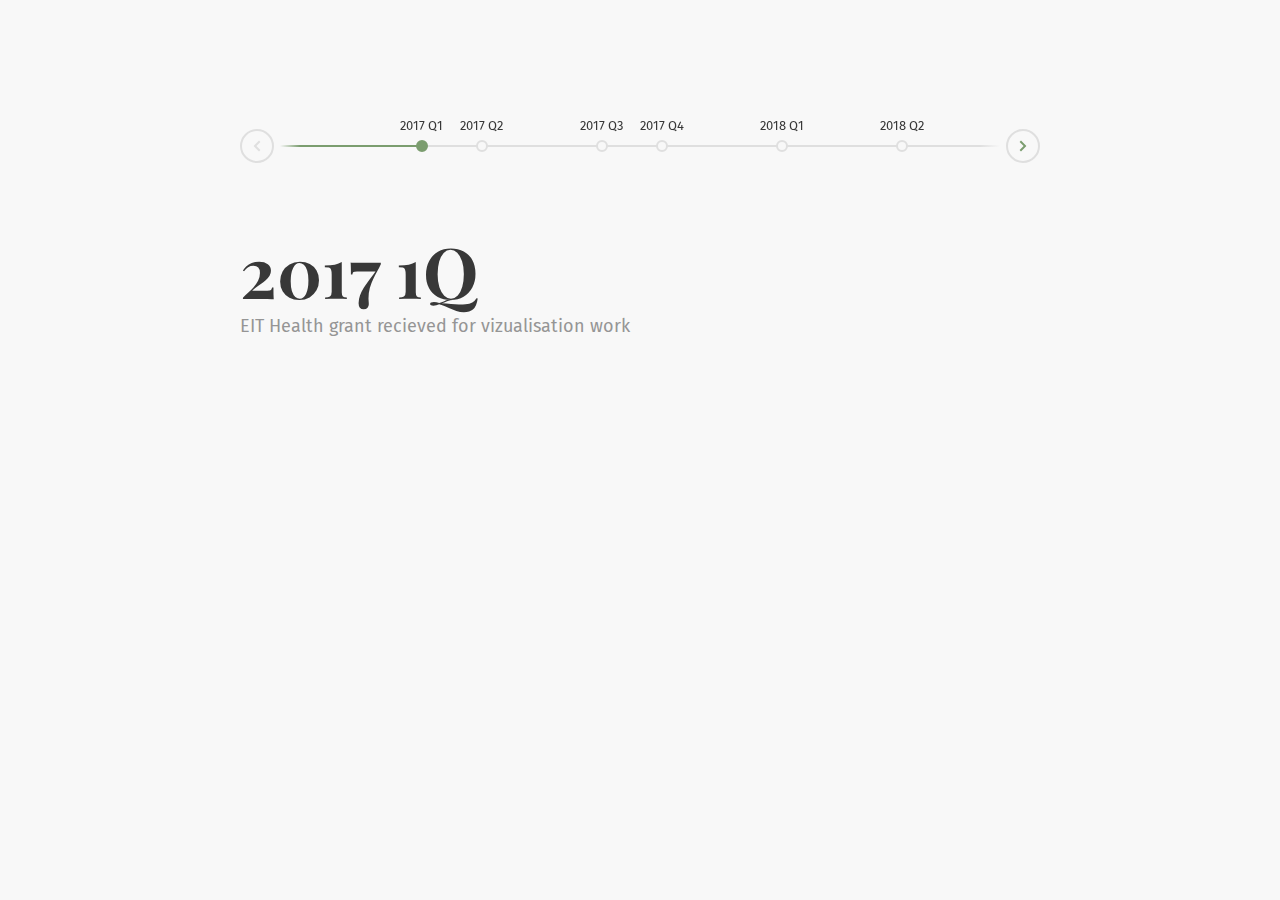
<file: horizontal-timeline/index.html>
<!doctype html>
<html lang="en" class="no-js">
<head>
	<meta charset="UTF-8">
	<meta name="viewport" content="width=device-width, initial-scale=1">
	
	<link href='https://fonts.googleapis.com/css?family=Playfair+Display:700,900|Fira+Sans:400,400italic' rel='stylesheet' type='text/css'>

	<link rel="stylesheet" href="css/reset.css"> <!-- CSS reset -->
	<link rel="stylesheet" href="css/style.css"> <!-- Resource style -->
	<script src="js/modernizr.js"></script> <!-- Modernizr -->
  	
	<title>Horizontal Timeline | CodyHouse</title>
</head>
<body>
<section class="cd-horizontal-timeline">
	<div class="timeline">
		<div class="events-wrapper">
			<div class="events">
				<ol>
					<li><a href="#0" data-date="16/01/2014" class="selected">2017 Q1 </a></li>
					<li><a href="#0" data-date="28/02/2014">2017 Q2</a></li>
					<li><a href="#0" data-date="20/04/2014">2017 Q3</a></li>
					<li><a href="#0" data-date="20/05/2014">2017 Q4</a></li>
					<li><a href="#0" data-date="09/07/2014">2018 Q1</a></li>
					<li><a href="#0" data-date="30/08/2014">2018 Q2</a></li>
				</ol>

				<span class="filling-line" aria-hidden="true"></span>
			</div> <!-- .events -->
		</div> <!-- .events-wrapper -->
			
		<ul class="cd-timeline-navigation">
			<li><a href="#0" class="prev inactive">Prev</a></li>
			<li><a href="#0" class="next">Next</a></li>
		</ul> <!-- .cd-timeline-navigation -->
	</div> <!-- .timeline -->

	<div class="events-content">
		<ol>
			<li class="selected" data-date="16/01/2014">
				<h2>2017 1Q</h2>
				<p>	
					EIT Health grant recieved for vizualisation work
				</p>
			</li>

			<li data-date="28/02/2014">
				<h2>Event title here</h2>
				<em>February 28th, 2014</em>
				
				<p>
				Visualization collaboration with KTH begins – Student projects. <br>
				Ethical permission to review medical records approved 
				</p>
			</li>

			<li data-date="20/04/2014">
				<h2>Event title here</h2>
				<em>March 20th, 2014</em>
				<p>	
					Lorem ipsum dolor sit amet, consectetur adipisicing elit. Illum praesentium officia, fugit recusandae ipsa, quia velit nulla adipisci? Consequuntur aspernatur at, eaque hic repellendus sit dicta consequatur quae, ut harum ipsam molestias maxime non nisi reiciendis eligendi! Doloremque quia pariatur harum ea amet quibusdam quisquam, quae, temporibus dolores porro doloribus.
				</p>
			</li>

			<li data-date="20/05/2014">
				<h2>Event title here</h2>
				<em>May 20th, 2014</em>
				<p>	
					Lorem ipsum dolor sit amet, consectetur adipisicing elit. Illum praesentium officia, fugit recusandae ipsa, quia velit nulla adipisci? Consequuntur aspernatur at, eaque hic repellendus sit dicta consequatur quae, ut harum ipsam molestias maxime non nisi reiciendis eligendi! Doloremque quia pariatur harum ea amet quibusdam quisquam, quae, temporibus dolores porro doloribus.
				</p>
			</li>

			<li data-date="09/07/2014">
				<h2>Event title here</h2>
				<em>July 9th, 2014</em>
				<p>	
					Lorem ipsum dolor sit amet, consectetur adipisicing elit. Illum praesentium officia, fugit recusandae ipsa, quia velit nulla adipisci? Consequuntur aspernatur at, eaque hic repellendus sit dicta consequatur quae, ut harum ipsam molestias maxime non nisi reiciendis eligendi! Doloremque quia pariatur harum ea amet quibusdam quisquam, quae, temporibus dolores porro doloribus.
				</p>
			</li>

			<li data-date="30/08/2014">
				<h2>Event title here</h2>
				<em>August 30th, 2014</em>
				<p>	
					Lorem ipsum dolor sit amet, consectetur adipisicing elit. Illum praesentium officia, fugit recusandae ipsa, quia velit nulla adipisci? Consequuntur aspernatur at, eaque hic repellendus sit dicta consequatur quae, ut harum ipsam molestias maxime non nisi reiciendis eligendi! Doloremque quia pariatur harum ea amet quibusdam quisquam, quae, temporibus dolores porro doloribus.
				</p>
			</li>

			<li data-date="15/09/2014">
				<h2>Event title here</h2>
				<em>September 15th, 2014</em>
				<p>	
					Lorem ipsum dolor sit amet, consectetur adipisicing elit. Illum praesentium officia, fugit recusandae ipsa, quia velit nulla adipisci? Consequuntur aspernatur at, eaque hic repellendus sit dicta consequatur quae, ut harum ipsam molestias maxime non nisi reiciendis eligendi! Doloremque quia pariatur harum ea amet quibusdam quisquam, quae, temporibus dolores porro doloribus.
				</p>
			</li>

			<li data-date="01/11/2014">
				<h2>Event title here</h2>
				<em>November 1st, 2014</em>
				<p>	
					Lorem ipsum dolor sit amet, consectetur adipisicing elit. Illum praesentium officia, fugit recusandae ipsa, quia velit nulla adipisci? Consequuntur aspernatur at, eaque hic repellendus sit dicta consequatur quae, ut harum ipsam molestias maxime non nisi reiciendis eligendi! Doloremque quia pariatur harum ea amet quibusdam quisquam, quae, temporibus dolores porro doloribus.
				</p>
			</li>

			<li data-date="10/12/2014">
				<h2>Event title here</h2>
				<em>December 10th, 2014</em>
				<p>	
					Lorem ipsum dolor sit amet, consectetur adipisicing elit. Illum praesentium officia, fugit recusandae ipsa, quia velit nulla adipisci? Consequuntur aspernatur at, eaque hic repellendus sit dicta consequatur quae, ut harum ipsam molestias maxime non nisi reiciendis eligendi! Doloremque quia pariatur harum ea amet quibusdam quisquam, quae, temporibus dolores porro doloribus.
				</p>
			</li>

			<li data-date="19/01/2015">
				<h2>Event title here</h2>
				<em>January 19th, 2015</em>
				<p>	
					Lorem ipsum dolor sit amet, consectetur adipisicing elit. Illum praesentium officia, fugit recusandae ipsa, quia velit nulla adipisci? Consequuntur aspernatur at, eaque hic repellendus sit dicta consequatur quae, ut harum ipsam molestias maxime non nisi reiciendis eligendi! Doloremque quia pariatur harum ea amet quibusdam quisquam, quae, temporibus dolores porro doloribus.
				</p>
			</li>

			<li data-date="03/03/2015">
				<h2>Event title here</h2>
				<em>March 3rd, 2015</em>
				<p>	
					Lorem ipsum dolor sit amet, consectetur adipisicing elit. Illum praesentium officia, fugit recusandae ipsa, quia velit nulla adipisci? Consequuntur aspernatur at, eaque hic repellendus sit dicta consequatur quae, ut harum ipsam molestias maxime non nisi reiciendis eligendi! Doloremque quia pariatur harum ea amet quibusdam quisquam, quae, temporibus dolores porro doloribus.
				</p>
			</li>
		</ol>
	</div> <!-- .events-content -->
</section>
	
<script src="js/jquery-2.1.4.js"></script>
<script src="js/jquery.mobile.custom.min.js"></script>
<script src="js/main.js"></script> <!-- Resource jQuery -->
</body>
</html>
</file>
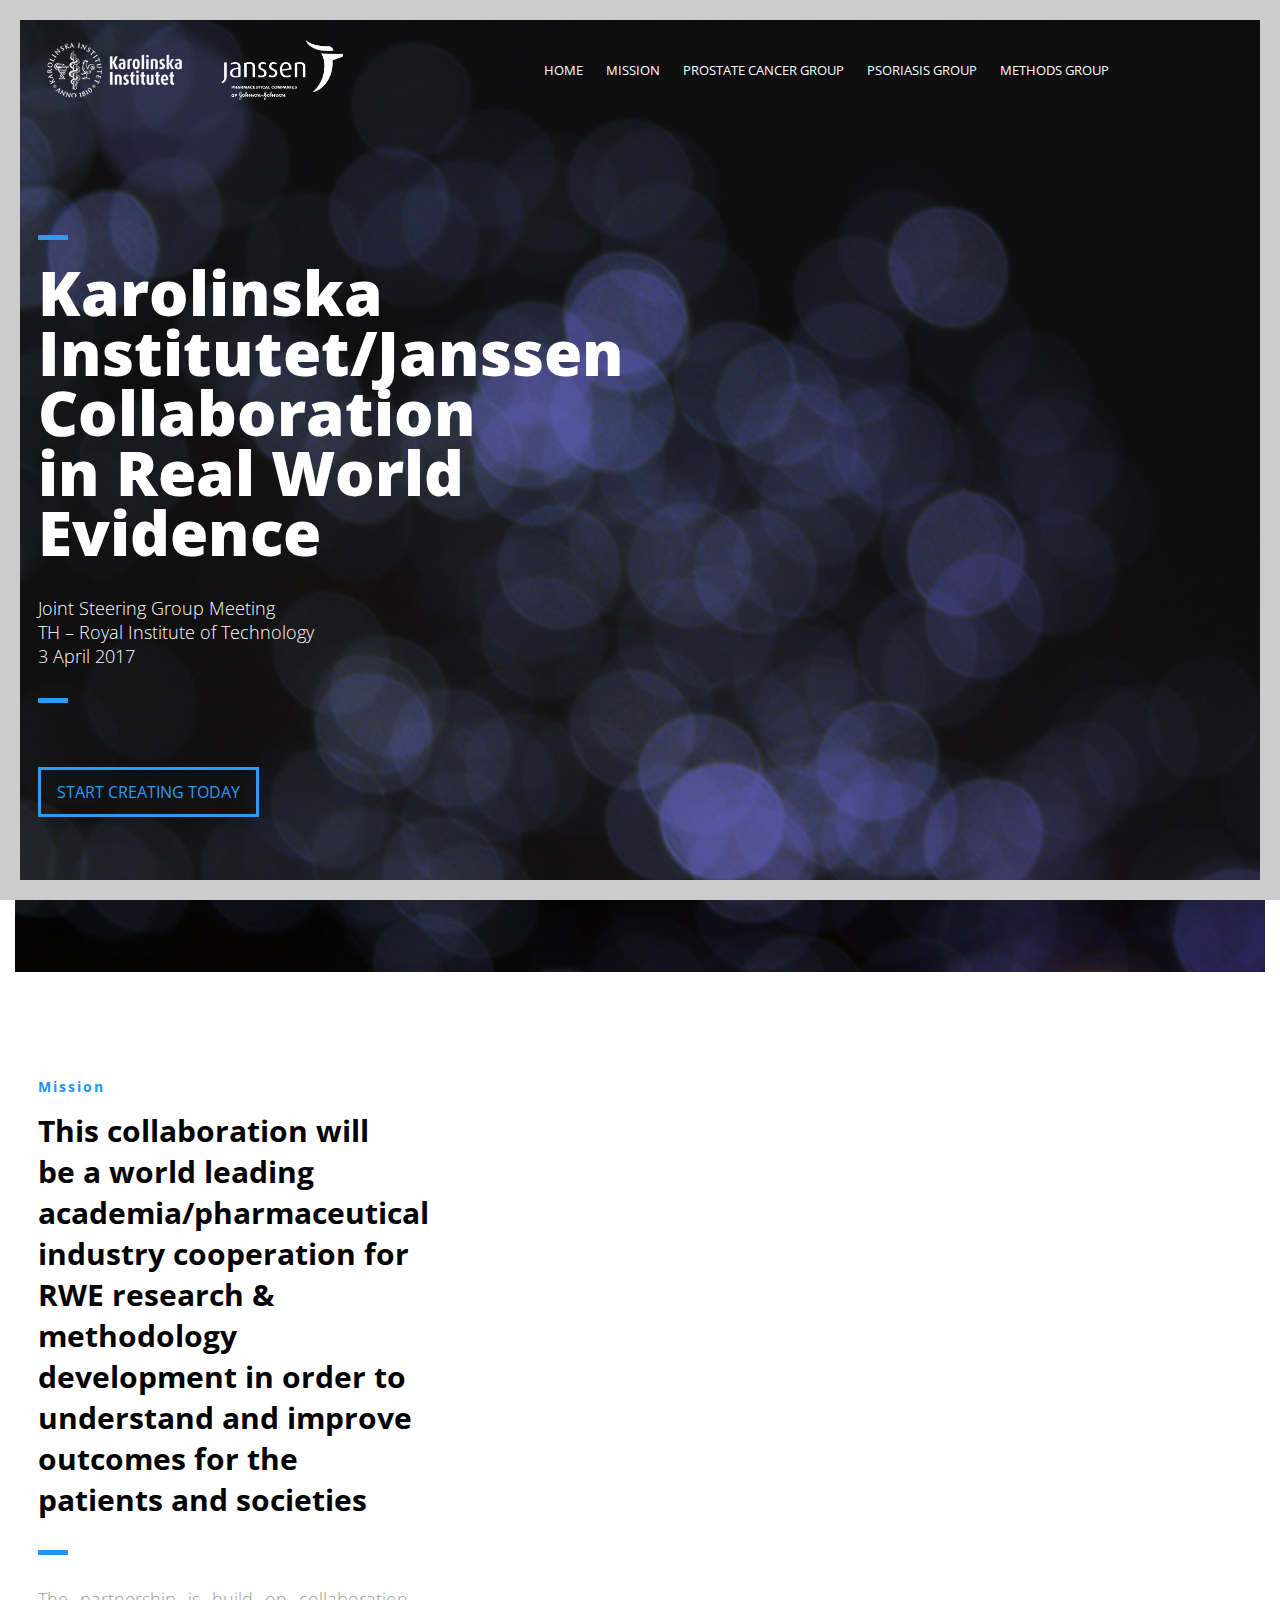
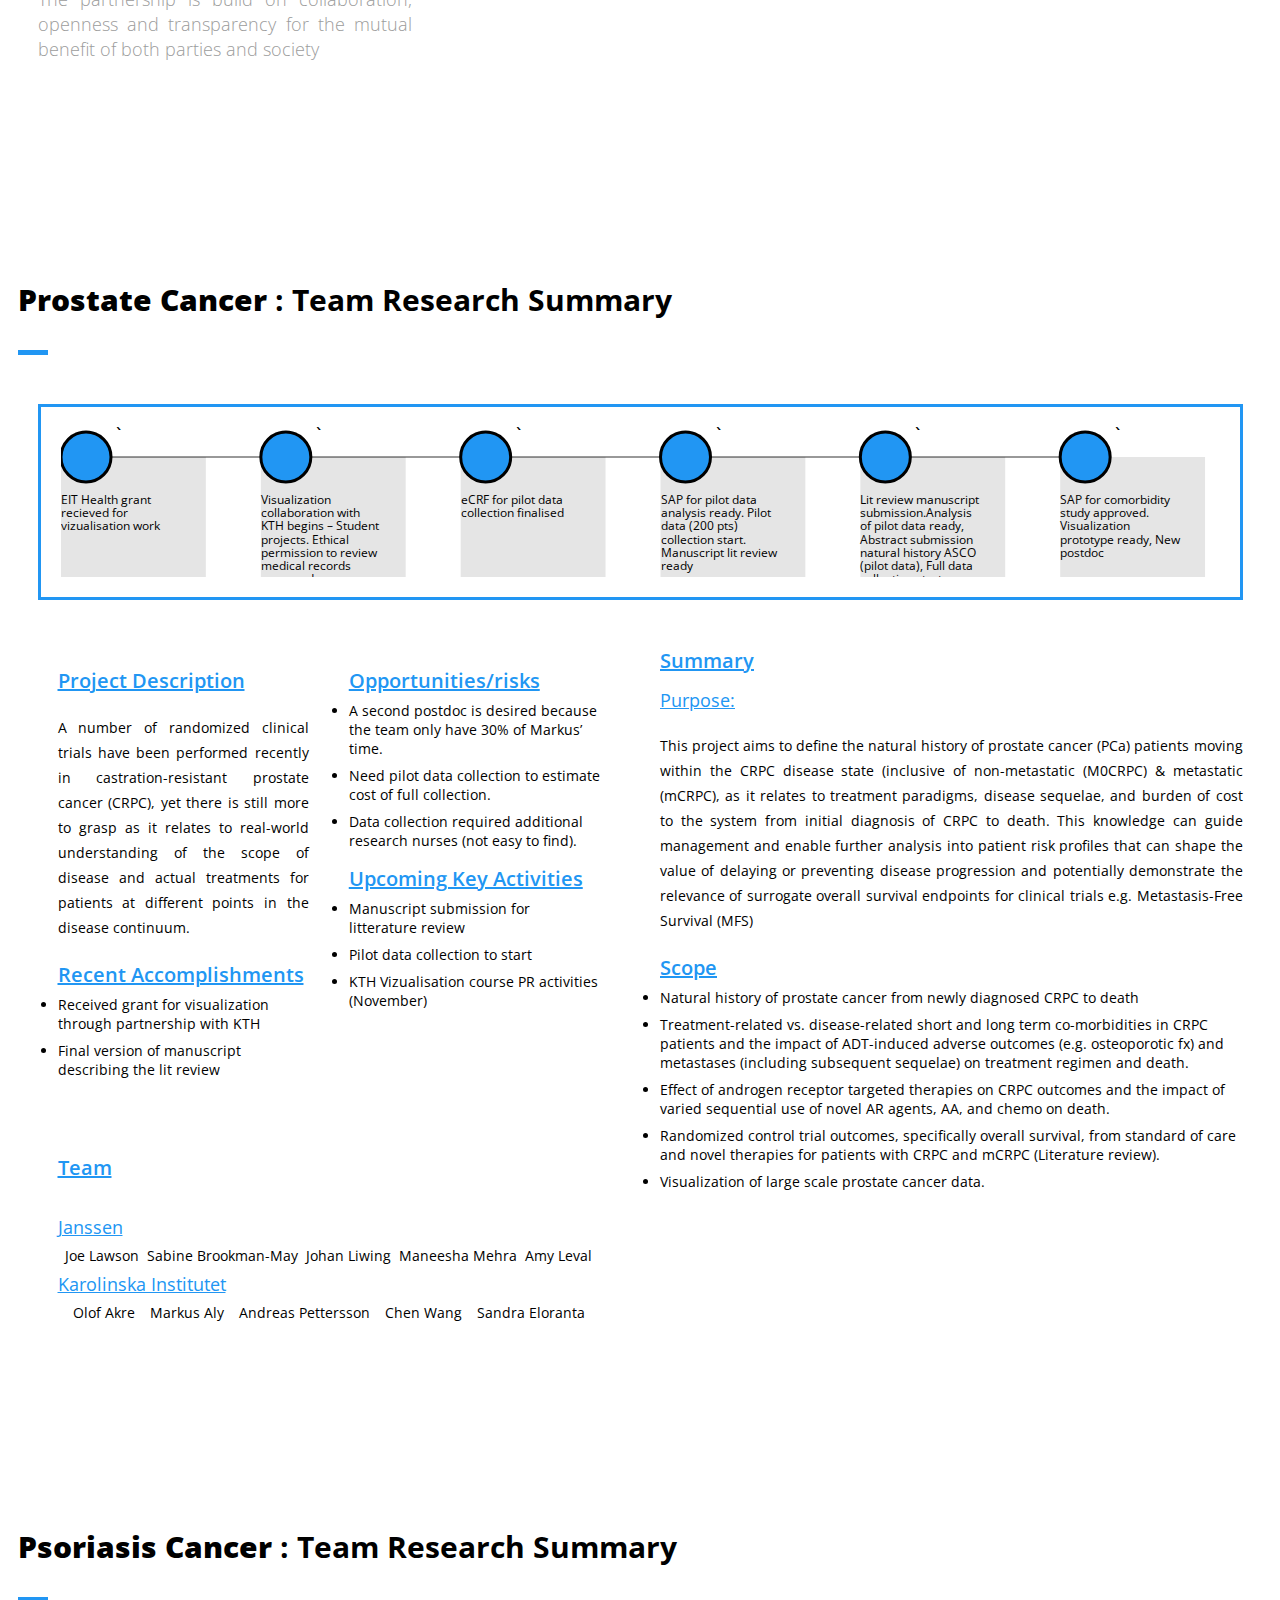
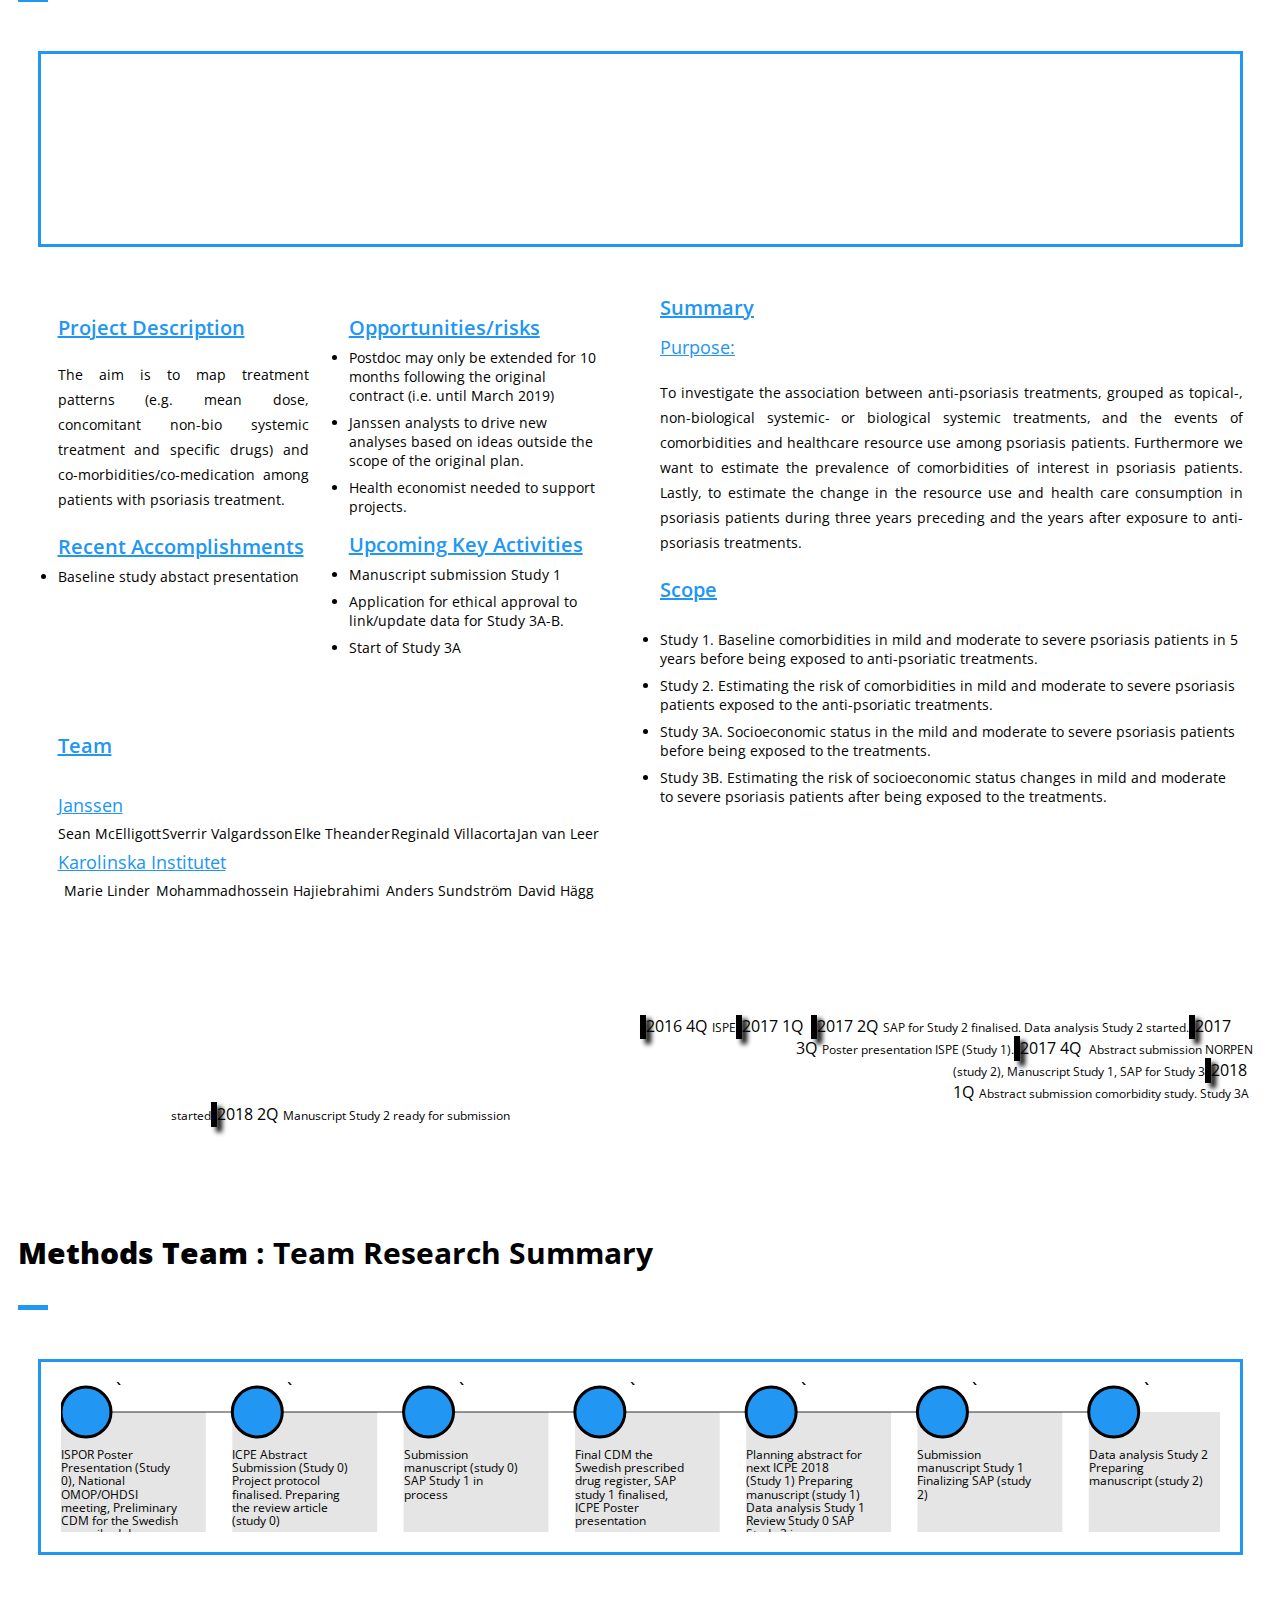
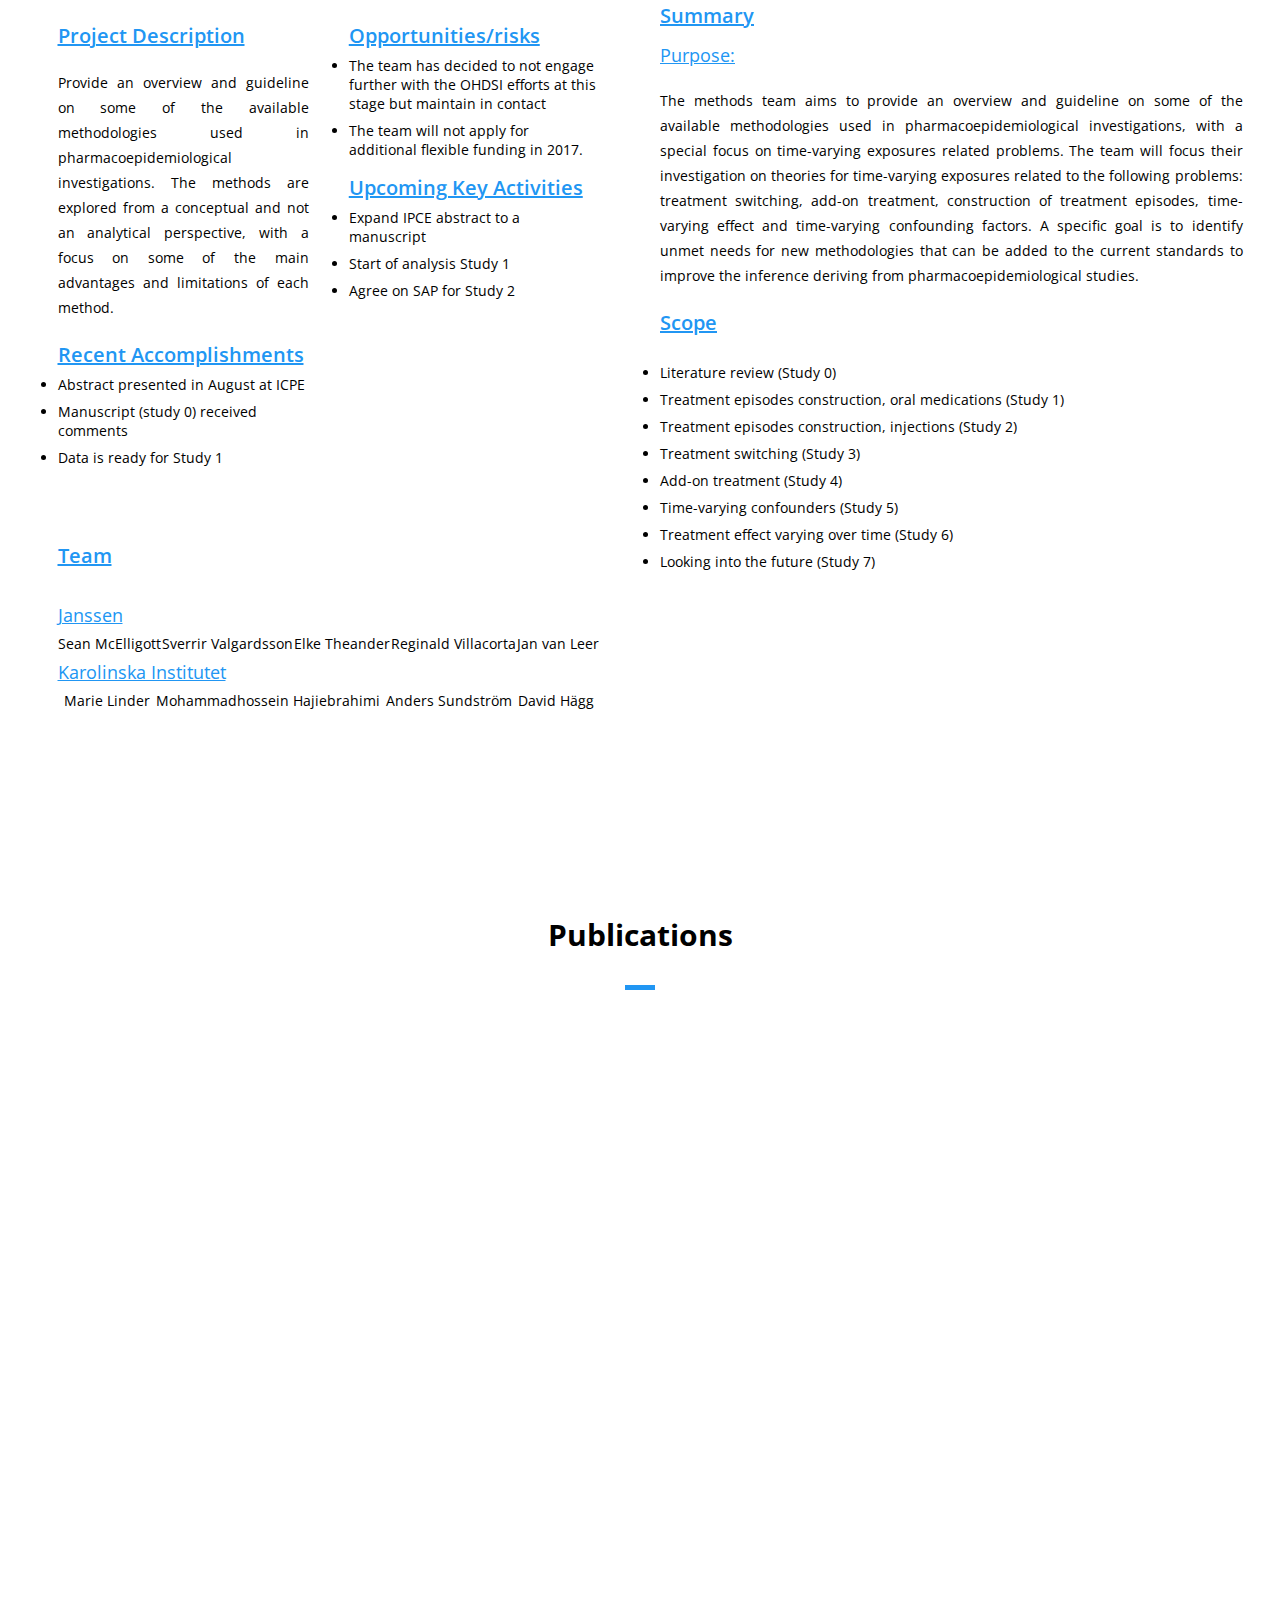
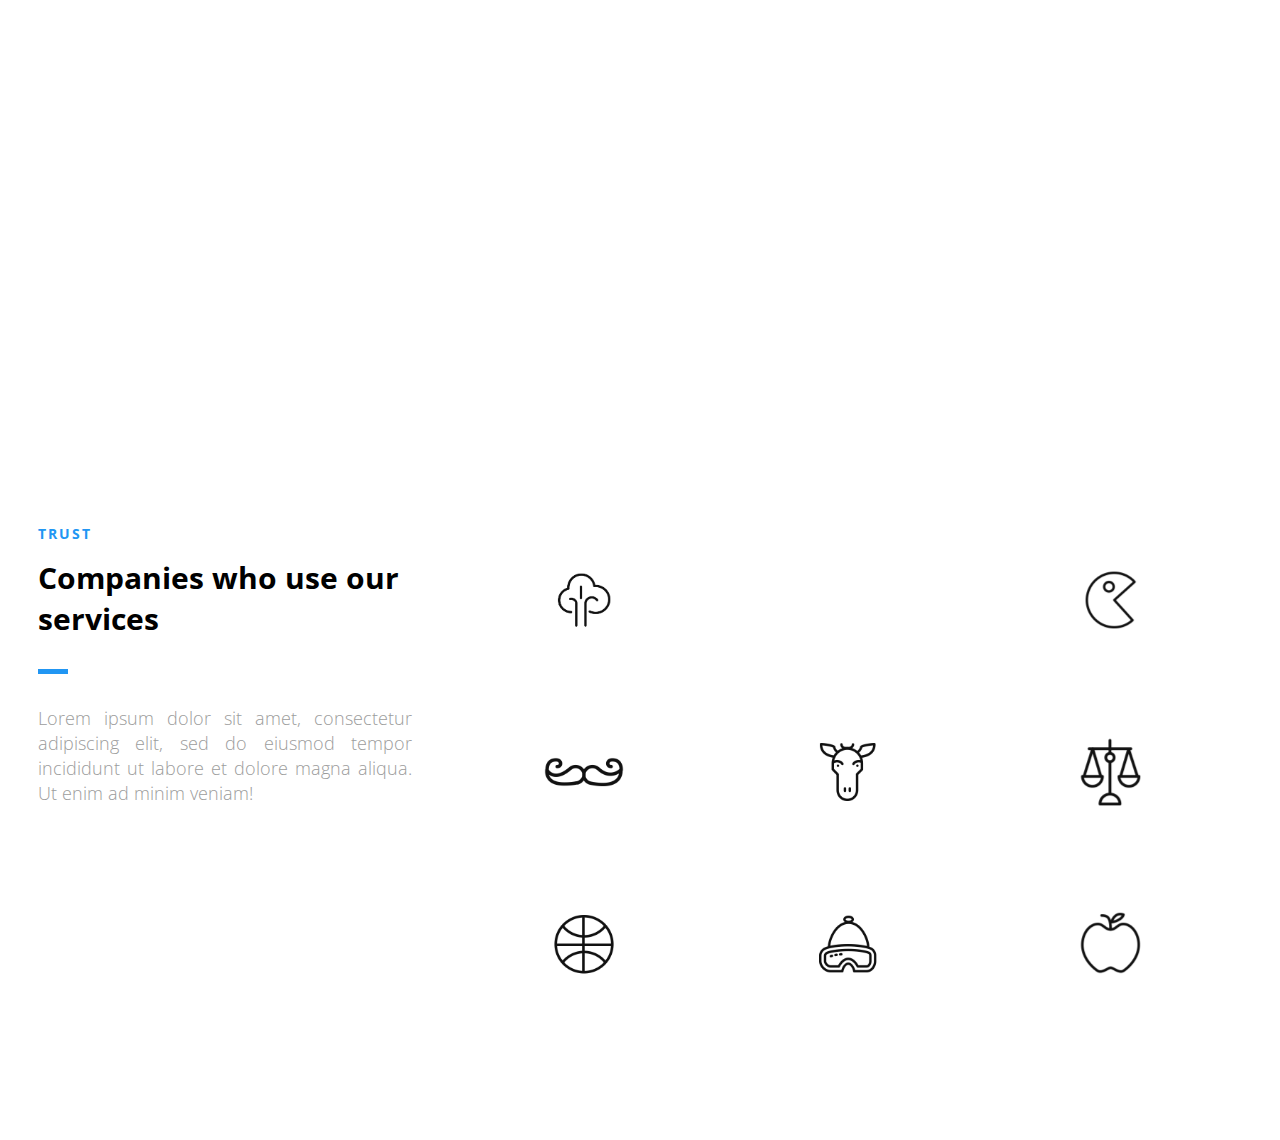
<file: namari/index.html>
<!DOCTYPE html>
<html>
<head lang="en">
    <meta charset="UTF-8">

    <!--Page Title-->
    <title>Projects Review</title>
    <!--Meta Keywords and Description-->
    <meta name="keywords" content="">
    <meta name="description" content="">
    <meta name="viewport" content="width=device-width, initial-scale=1.0, user-scalable=no"/>
    <link rel="shortcut icon" href="images/favicon.ico" title="Favicon"/>

    <!-- Unique CSS -->
    <link rel="stylesheet" href="css/unique.css">
    <link rel="stylesheet" href="css/font-awesome.min.css">
    <link href="css/animate.css" rel="stylesheet" type="text/css">
    <link href='https://fonts.googleapis.com/css?family=Open+Sans:400,300,600,700,800' rel='stylesheet' type='text/css'>


<!-- All this stuff is for the timeline, this is a testfor now. -->
        <meta charset="UTF-8">
    <meta name="viewport" content="width=device-width, initial-scale=1">
    
    <link href='https://fonts.googleapis.com/css?family=Playfair+Display:700,900|Fira+Sans:400,400italic' rel='stylesheet' type='text/css'>

    <!-- <link rel="stylesheet" href="css/reset.css">  --><!-- CSS reset -->
    <!-- <link rel="stylesheet" href="css/style.css"> --> <!-- Resource style -->
    <script src="js/modernizr.js"></script> <!-- Modernizr -->
    

</head>
<body>

<!-- Preloader -->
<div id="preloader">
    <div id="status" class="la-ball-triangle-path">
        <div></div>
        <div></div>
        <div></div>
    </div>
</div>
<!--End of Preloader-->

<div class="page-border" data-wow-duration="0.7s" data-wow-delay="0.2s">
    <div class="top-border wow fadeInDown animated" style="visibility: visible; animation-name: fadeInDown;"></div>
    <div class="right-border wow fadeInRight animated" style="visibility: visible; animation-name: fadeInRight;"></div>
    <div class="bottom-border wow fadeInUp animated" style="visibility: visible; animation-name: fadeInUp;"></div>
    <div class="left-border wow fadeInLeft animated" style="visibility: visible; animation-name: fadeInLeft;"></div>
</div>

<div id="wrapper">

    <header id="banner" class="scrollto clearfix" data-enllax-ratio=".5">
        <div id="header" class="nav-collapse">
            <div class="row clearfix">
                <div class="col-1">

                    <!--Logo-->
                    <div id="logo">

                        <!--Logo that is shown on the banner-->
                        <img src="images/logo-ki-janssen.png" id="banner-logo" alt="Landing Page"/>
                        <!--End of Banner Logo-->

                        <!--The Logo that is shown on the sticky Navigation Bar-->
                        <img src="images/logo-ki-janssen-blue.png" id="navigation-logo" alt="Landing Page"/>
                        <!--End of Navigation Logo-->

                    </div>
                    <!--End of Logo-->


                    <!--Main Navigation-->
                    <nav id="nav-main">
                        <ul>
                            <li>
                                <a href="#banner">Home</a>
                            </li>
                            <li>
                                <a href="#about">Mission</a>
                            </li>
                            <li>
                                <a href="#prostateCacer">Prostate Cancer Group</a>
                            </li>
                            <li>
                                <a href="#psoriasis">Psoriasis Group</a>
                            </li>
                            <li>
                                <a href="#methodsTeam">Methods Group</a>
                            </li>

                        </ul>
                    </nav>
                    <!--End of Main Navigation-->

                    <div id="nav-trigger"><span></span></div>
                    <nav id="nav-mobile"></nav>

                </div>
            </div>
        </div><!--End of Header-->

        <!--Banner Content-->
        <div id="banner-content" class="row clearfix">

            <div class="col-38">

                <div class="section-heading">
                    
                    <h1>Karolinska Institutet/Janssen Collaboration in Real World Evidence </h1>
                    <h2>Joint Steering Group Meeting 
                    <br> TH – Royal Institute of Technology
                    <br> 3 April 2017</h2>
                </div>

                <!--Call to Action-->
                <a href="#" class="button">START CREATING TODAY</a>
                <!--End Call to Action-->

            </div>

        </div><!--End of Row-->
    </header>

    <!--Main Content Area-->
    <main id="content">

        <!--Introduction-->
        <section id="about" class="introduction scrollto">

            <div id="mission" class="row clearfix">

                <div class="col-3" layout="column">
                    <div class="section-heading">
                        <h3>Mission</h3>
                        <h2 class="section-title">This collaboration will be a world leading academia/pharmaceutical industry cooperation for RWE research &amp; methodology development in order to understand and improve outcomes for the patients and societies
                        </h2>
                        <p class="section-subtitle">The partnership is build on collaboration, openness and transparency for the mutual benefit of both parties and society</p>
                    </div>

                </div>
                <div class="col-5" layout="column"> </div>
                <div class="col-3" layout="column">
                    <div class="pillars wow fadeInUp" data-wow-delay="0.1s">
                        <!--Icon-->
                        <h2> Pillars </h2>

                        <div class="pillars box-blue">
                            <p> Enhance science by research in selected areas </p>
                        </div>

                        <div class="pillars box-blue">
                            <p> Make connections to other researchers/data by actively benchmark and build on our strengths. </p>
                        </div>

                        <div class="pillars box-blue">
                            <p> Deliver actionable research by integrating research results in practice.</p>
                        </div>
                    </div>
                    <!--End of Icon Block-->

                    <!--Icon Block-->
                    
                    <!--Icon Block-->
                  
                    <!--End of Icon Block-->

                </div>
            </div>


        </section>

<!-- PROSTATE CANCER SUMMARY -->
        <section id="prostateCacer">

            <div id="teamResearchSummary" class="row clearfix projects">
            <div class="section-heading">
                <h2 class="section-title"> <b> Prostate Cancer </b>: Team Research Summary </h2> 
            </div>
            
            <div layout="row" class="col-1">
                <div id="new" class="milestones" layout="row" > 
                     <svg id="milestones" class="col-1 drawingBoard" > </svg>
                </div>  
            </div>
            <div layout="column" class="col-2">
            <div layout="row">
                <div class="col-2"> 
                    <div class="projectDescription"> 
                        <h6> Project Description </h6>
                        <p> A number of randomized clinical trials have been performed recently in castration-resistant prostate cancer (CRPC), yet there is still more to grasp as it relates to real-world understanding of the scope of disease and actual treatments for patients at different points in the disease continuum. </p>
                    </div>
                    <div class="recent-accomplishments"> 
                        <h6> Recent Accomplishments </h6>
                        <ul class="lists">
                        <li> Received grant for visualization through partnership with KTH </li>
                        <li> Final version of manuscript describing the lit review </li>
                        </ul>
                    </div>
                </div>    
                <div class="col-2"> 
                    <div class="risksOpportunities">
                        <h6> Opportunities/risks </h6>
                        <ul class="lists"> 
                        <li> A second postdoc is desired because the team only have 30% of Markus’ time. </li>
                        <li> Need pilot data collection to estimate cost of full collection. </li>
                        <li> Data collection required additional research nurses (not easy to find).</li>
                        </ul>
                    </div>
                    <div class="upcomingAct">
                            <h6> Upcoming Key Activities </h6>
                            <ul class="lists"> 
                            <li> Manuscript submission for litterature review </li>
                            <li> Pilot data collection to start </li>
                            <li> KTH Vizualisation course PR activities (November) </li>
                            </ul>
                    </div>
                </div>
            </div>    
            <div ID="Team" class="col-1" layout="row">
                    <h6> Team </h6>
                    <h5> Janssen </h5>
                        <ul class="teamLists"> 
                            <li> Joe Lawson </li> 
                            <li> Sabine Brookman-May </li>
                            <li> Johan Liwing </li>
                            <li> Maneesha Mehra </li>
                            <li> Amy Leval </li>
                        </ul>
                    <h5> Karolinska Institutet </h5>
                        <ul class="teamLists"> 
                            <li> Olof Akre </li>
                            <li> Markus Aly </li>
                            <li> Andreas Pettersson </li>
                            <li>Chen Wang </li> 
                            <li> Sandra Eloranta </li>
                        </ul>
            </div>
   
            </div>


            <div layout="column" class="col-2">
                <div class="Summary"> 
                <h6> Summary </h6>
                <h5> Purpose: </h5>
                        <p>
                        This project aims to define the natural history of prostate cancer (PCa) patients moving within the CRPC disease state (inclusive of non-metastatic (M0CRPC) &amp; metastatic (mCRPC), as it relates to treatment paradigms, disease sequelae, and burden of cost to the system from initial diagnosis of CRPC to death. 
                        This knowledge can guide management and enable further analysis into patient risk profiles that can shape the value of delaying or preventing disease progression and potentially demonstrate the relevance of surrogate overall survival endpoints for clinical trials e.g. Metastasis-Free Survival (MFS)
                        </p>
                </div>
                <div  class="Scope">
                <h6> Scope </h6> 
                <ul class="lists"> 
                    <li> Natural history of prostate cancer from newly diagnosed CRPC to death </li>
                    <li> Treatment-related vs. disease-related short and long term co-morbidities in CRPC patients and the impact of ADT-induced adverse outcomes (e.g. osteoporotic fx) and metastases (including subsequent sequelae) on treatment regimen and death. </li> 
                    <li> Effect of androgen receptor targeted therapies on CRPC outcomes and the impact of varied sequential use of novel AR agents, AA, and chemo on death. </li>
                    <li> Randomized control trial outcomes, specifically overall survival, from standard of care and novel therapies for patients with CRPC and mCRPC (Literature review). </li>
                    <li> Visualization of large scale prostate cancer data. </li>
                </ul>
                </div>
            </div>
        </section>

<!-- PSORIASIS CANCER SUMMARY -->
        <section id="psoriasis">

            <div id="teamResearchSummary" class="row clearfix projects">
            <div class="section-heading">
                <h2 class="section-title"> <b> Psoriasis Cancer </b>: Team Research Summary </h2> 
            </div>
            
            <div layout="row" class="col-1">
                <div id="new" class="psoriasis" layout="row" > 
                     <svg id="psoriasis" class="col-1 drawingBoard" > </svg>
                </div>  
            </div>
            <div layout="column" class="col-2">
            <div layout="row">
                <div class="col-2"> 
                    <div class="projectDescription"> 
                        <h6> Project Description </h6>
                        <p>  The aim is to map treatment patterns (e.g. mean dose, concomitant non-bio systemic treatment and specific drugs) and co-morbidities/co-medication among patients with psoriasis treatment. </p>
                    </div>
                    <div class="recent-accomplishments"> 
                        <h6> Recent Accomplishments </h6>
                        <ul class="lists">
                        <li>  Baseline study abstact presentation </li>
                        </ul>
                    </div>
                </div>    
                <div class="col-2"> 
                    <div class="risksOpportunities">
                        <h6> Opportunities/risks </h6>
                        <ul class="lists"> 
                        <li> Postdoc may only be extended for 10 months following the original contract (i.e. until March 2019) </li>
                        <li> Janssen analysts to drive new analyses based on ideas outside the scope of the original plan. </li>
                        <li> Health economist needed to support projects.</li>
                        </ul>

                    </div>
                    <div class="upcomingAct">
                            <h6> Upcoming Key Activities </h6>
                            <ul class="lists"> 
                            <li> Manuscript submission Study 1 </li>
                            <li> Application for ethical approval to link/update data for Study 3A-B. </li>
                            <li> Start of Study 3A </li>
                            </ul>  
                    </div>
                </div>
            </div>    
            <div ID="Team" class="col-1" layout="row">
                    <h6> Team </h6>
                    <h5> Janssen </h5>
                        <ul class="teamLists"> 
                            <li> Sean McElligott </li> 
                            <li> Sverrir Valgardsson </li>
                            <li> Elke Theander </li>
                            <li> Reginald Villacorta </li>
                            <li> Jan van Leer </li>
                        </ul>
                    <h5> Karolinska Institutet </h5>
                        <ul class="teamLists"> 
                            <li> Marie Linder </li>
                            <li> Mohammadhossein Hajiebrahimi </li>
                            <li> Anders Sundström </li>
                            <li> David Hägg </li> 
                        </ul>
            </div>
       </div>

        <div layout="column" class="col-2">
                <div class="Summary"> 
                <h6> Summary </h6>
                <h5> Purpose: </h5>
                        <p> To investigate the association between anti-psoriasis treatments, grouped as topical-, non-biological systemic- or biological systemic treatments, and the events of comorbidities and healthcare resource use among psoriasis patients. 
                        Furthermore we want to estimate the prevalence of comorbidities of interest in psoriasis patients. 
                        Lastly, to estimate the change in the resource use and health care consumption in psoriasis patients during three years preceding and the years after exposure to anti-psoriasis treatments. 
                        </p>
                </div>
                <div  class="Scope">
                <h6> Scope </h6> 
                <ul class="lists"> 
                    <li> Study 1. Baseline comorbidities in mild and moderate to severe psoriasis patients in 5 years before being exposed to anti-psoriatic treatments. </li>
                    <li> Study 2. Estimating the risk of comorbidities in mild and moderate to severe psoriasis patients exposed to the anti-psoriatic treatments. </li>
                    <li> Study 3A. Socioeconomic status in the mild and moderate to severe psoriasis patients before being exposed to the treatments. </li>
                    <li> Study 3B. Estimating the risk of socioeconomic status changes in mild and moderate to severe psoriasis patients after being exposed to the treatments. </li>       
                </ul>
                </div>
            </div>

        </div>
    </section>


<!-- METHODS TEAM SUMMARY -->
        <section id="methodsTeam">

            <div id="teamResearchSummary" class="row clearfix projects">
            <div class="section-heading">
                <h2 class="section-title"> <b> Methods Team </b>: Team Research Summary </h2> 
            </div>
            
            <div layout="row" class="col-1">
                <div id="new" class="methods" layout="row" > 
                     <svg id="methods" class="col-1 drawingBoard" > </svg>
                </div>  
            </div>
            <div layout="column" class="col-2">
            <div layout="row">
                <div class="col-2"> 
                    <div class="projectDescription"> 
                        <h6> Project Description </h6>
                        <p> Provide an overview and guideline on some of the available methodologies used in pharmacoepidemiological investigations. The methods are explored from a conceptual and not an analytical perspective, with a focus on some of the main advantages and limitations of each method.</p>
                    </div>
                    <div class="recent-accomplishments"> 
                        <h6> Recent Accomplishments </h6>
                        <ul class="lists">
                        <li> Abstract presented in August at ICPE </li>
                        <li> Manuscript (study 0) received comments </li>
                        <li> Data is ready for Study 1 </li>
                        </ul>
                    </div>
                </div>    
                <div class="col-2"> 
                    <div class="risksOpportunities">
                        <h6> Opportunities/risks </h6>
                        <ul class="lists"> 
                        <li>The team has decided to not engage further with the OHDSI efforts at this stage but maintain in contact </li>
                        <li> The team will not apply for additional flexible funding in 2017. </li>
                        </ul>

                    </div>
                    <div class="upcomingAct">
                            <h6> Upcoming Key Activities </h6>
                            <ul class="lists"> 
                            <li> Expand IPCE abstract to a manuscript </li>
                            <li> Start of analysis Study 1 </li>
                            <li> Agree on SAP for Study 2 </li>
                            </ul>  
                    </div>
                </div>
            </div>    
            <div ID="Team" class="col-1" layout="row">
                    <h6> Team </h6>
                    <h5> Janssen </h5>
                        <ul class="teamLists"> 
                            <li> Sean McElligott </li> 
                            <li> Sverrir Valgardsson </li>
                            <li> Elke Theander </li>
                            <li> Reginald Villacorta </li>
                            <li> Jan van Leer </li>
                        </ul>
                    <h5> Karolinska Institutet </h5>
                        <ul class="teamLists"> 
                            <li> Marie Linder </li>
                            <li> Mohammadhossein Hajiebrahimi </li>
                            <li> Anders Sundström </li>
                            <li> David Hägg </li> 
                        </ul>
            </div>
       </div>


            <div layout="column" class="col-2">
                <div class="Summary"> 
                <h6> Summary </h6>
                <h5> Purpose: </h5>
                        <p>
                        The methods team aims to provide an overview and guideline on some of the available methodologies used in pharmacoepidemiological investigations, with a special focus on time-varying exposures related problems. 
                        The team will focus their investigation on theories for time-varying exposures related to the following problems: treatment switching, add-on treatment, construction of treatment episodes, time-varying effect and time-varying confounding factors. 
                        A specific goal is to identify unmet needs for new methodologies that can be added to the current standards to improve the inference deriving from pharmacoepidemiological studies.
                        </p>
                </div>
                <div  class="Scope">
                <h6> Scope </h6> 
                <ul class="lists"> 
                    <li> Literature review (Study 0) </li>
                    <li> Treatment episodes construction, oral medications (Study 1) </li>
                    <li> Treatment episodes construction, injections (Study 2) </li>
                    <li> Treatment switching (Study 3) </li>
                    <li> Add-on treatment (Study 4) </li>
                    <li> Time-varying confounders (Study 5) </li>
                    <li> Treatment effect varying over time (Study 6) </li>
                    <li> Looking into the future (Study 7) </li>
                </ul>
                </div>
            </div>
        </section>




        <!--Gallery-->
        <section id="PUBLICATIONS">

        <aside id="publications" class="row text-center scrollto clearfix" data-featherlight-gallery
                 data-featherlight-filter="a">

            <div class="section-heading">
                <h2 class="section-title"> Publications </h2> 
            </div>

                 <a  href="pdf/pdf-test.pdf" download="Super PDF File"> <button class="download b-cell col-3 wow fadeIn" data-wow-delay="0.1s"  data-wow-delay="0.3s"> Lomustine plus Bevacizumab in Recurrent Glioblastoma </button> </a>
                      
                <a  href="pdf/pdf-test.pdf" download="Super PDF File"> <button  class="download b-cell col-3 wow fadeIn" data-wow-delay="0.1s" href="pdf/pdf-test.pdf" download="Super PDF File"  data-wow-delay="0.2s"> Long-term survival and loss in expectancy of life in a population-based cohort of 7114 patients with diffuse large B-cell lymphoma (DLBCL) </button> </a>
                  
                <a  href="pdf/pdf-test.pdf" download="Super PDF File">  <button class="download TRD col-3 wow fadeIn" data-wow-delay="0.1s" href="pdf/pdf-test.pdf" download="Super PDF File"  data-wow-delay="0.1s"> All-cause mortality in treatment-resistant depression: a register-based cohort study in Sweden. </button> </a>
                                           
                <a  href="pdf/pdf-test.pdf" download="Super PDF File">  <button class="download psoriasis col-3 wow fadeIn" data-wow-delay="0.1s" href="pdf/pdf-test.pdf" download="Super PDF File"  data-wow-delay="0.2s"> Severity of psoriasis classified by treatment and prevalence of comorbidities (Abstract) </button> </a>                  
                
                <a  href="pdf/pdf-test.pdf" download="Super PDF File">  <button class="download psoriasis col-3 wow fadeIn" data-wow-delay="0.1s" href="pdf/pdf-test.pdf" download="Super PDF File"  data-wow-delay="0.4s"> Severity of psoriasis classified by treatment and prevalence of comorbidities (Manuscript) </button>   </a>          

                <a  href="pdf/pdf-test.pdf" download="Super PDF File">  <button  class="download methods-team col-3 wow fadeIn" data-wow-delay="0.1s" href="pdf/pdf-test.pdf" download="Super PDF File"  data-wow-delay="0.1s"> Methods for time-varying exposure related problems in pharmacoepidemiology: an overview </button>  </a>
                 

                <a  href="pdf/pdf-test.pdf" download="Super PDF File">  <button  class="download prostate col-3 wow fadeIn" data-wow-delay="0.1s" href="pdf/pdf-test.pdf" download="Super PDF File"> Time-to-event outcomes in men with non-metastatic Castrate-Resistant Prostate Cancer; a systematic literature review and pooling of individual participant data </button> </a>                                              
                
        </aside>
    </section>
        <!--End of Gallery-->



        <!--Clients-->
        <section id="clients" class="scrollto clearfix">
            <div class="row clearfix">

                <div class="col-3">

                    <div class="section-heading">
                        <h3>TRUST</h3>
                        <h2 class="section-title">Companies who use our services</h2>
                        <p class="section-subtitle">Lorem ipsum dolor sit amet, consectetur adipiscing elit, sed do
                            eiusmod
                            tempor incididunt ut labore et dolore magna aliqua. Ut enim ad minim veniam!</p>
                    </div>

                </div>

                <div class="col-2-3">

                    <a href="#" class="col-3">
                        <img src="images/company-images/company-logo1.png" alt="Company"/>
                        <div class="client-overlay"><span>Tree</span></div>
                    </a>
                    <a href="#" class="col-3">
                        <img src="images/logo-ki-janssen.png" alt="Company"/>
                        <div class="client-overlay"><span>Fingerprint</span></div>
                    </a>
                    <a href="#" class="col-3">
                        <img src="images/company-images/company-logo3.png" alt="Company"/>
                        <div class="client-overlay"><span>The Man</span></div>
                    </a>
                    <a href="#" class="col-3">
                        <img src="images/company-images/company-logo4.png" alt="Company"/>
                        <div class="client-overlay"><span>Mustache</span></div>
                    </a>
                    <a href="#" class="col-3">
                        <img src="images/company-images/company-logo5.png" alt="Company"/>
                        <div class="client-overlay"><span>Goat</span></div>
                    </a>
                    <a href="#" class="col-3">
                        <img src="images/company-images/company-logo6.png" alt="Company"/>
                        <div class="client-overlay"><span>Justice</span></div>
                    </a>
                    <a href="#" class="col-3">
                        <img src="images/company-images/company-logo7.png" alt="Company"/>
                        <div class="client-overlay"><span>Ball</span></div>
                    </a>
                    <a href="#" class="col-3">
                        <img src="images/company-images/company-logo8.png" alt="Company"/>
                        <div class="client-overlay"><span>Cold</span></div>
                    </a>

                    <a href="#" class="col-3">
                        <img src="images/company-images/company-logo9.png" alt="Company"/>
                        <div class="client-overlay"><span>Cold</span></div>
                    </a>

                </div>

            </div>
        </section>
        <!--End of Clients-->

        

    </main>
    <!--End Main Content Area-->


    <!--Footer-->
    <footer id="landing-footer" class="clearfix">
        <div class="row clearfix">
<!--  -->
            <!--End of Social Icons in Footer-->
        </div>
    </footer>
    <!--End of Footer-->

</div>

<!-- Include JavaScript resources -->
<script src="js/d3.js"></script>
<script src="js/d3.min.js"></script>
<script src="https://d3js.org/d3.v4.min.js"></script>
<script src="js/jquery.1.8.3.min.js"></script>
<script src="js/wow.min.js"></script>
<script src="js/featherlight.min.js"></script>
<script src="js/featherlight.gallery.min.js"></script>
<!-- <script src="js/jquery.enllax.min.js"></script> -->
<script src="js/jquery.scrollUp.min.js"></script>
<script src="js/jquery.easing.min.js"></script>
<script src="js/jquery.stickyNavbar.min.js"></script>
<script src="js/jquery.waypoints.min.js"></script>
<script src="js/images-loaded.min.js"></script>
<!-- <script src="js/lightbox.min.js"></script>
 --><script src="js/site.js"></script>
<script src="js/drawd3.js"></script>
<script src="js/drawd3-pso.js"></script>
<script src="js/drawd3-methods.js"></script>


</body>
</html>
</file>
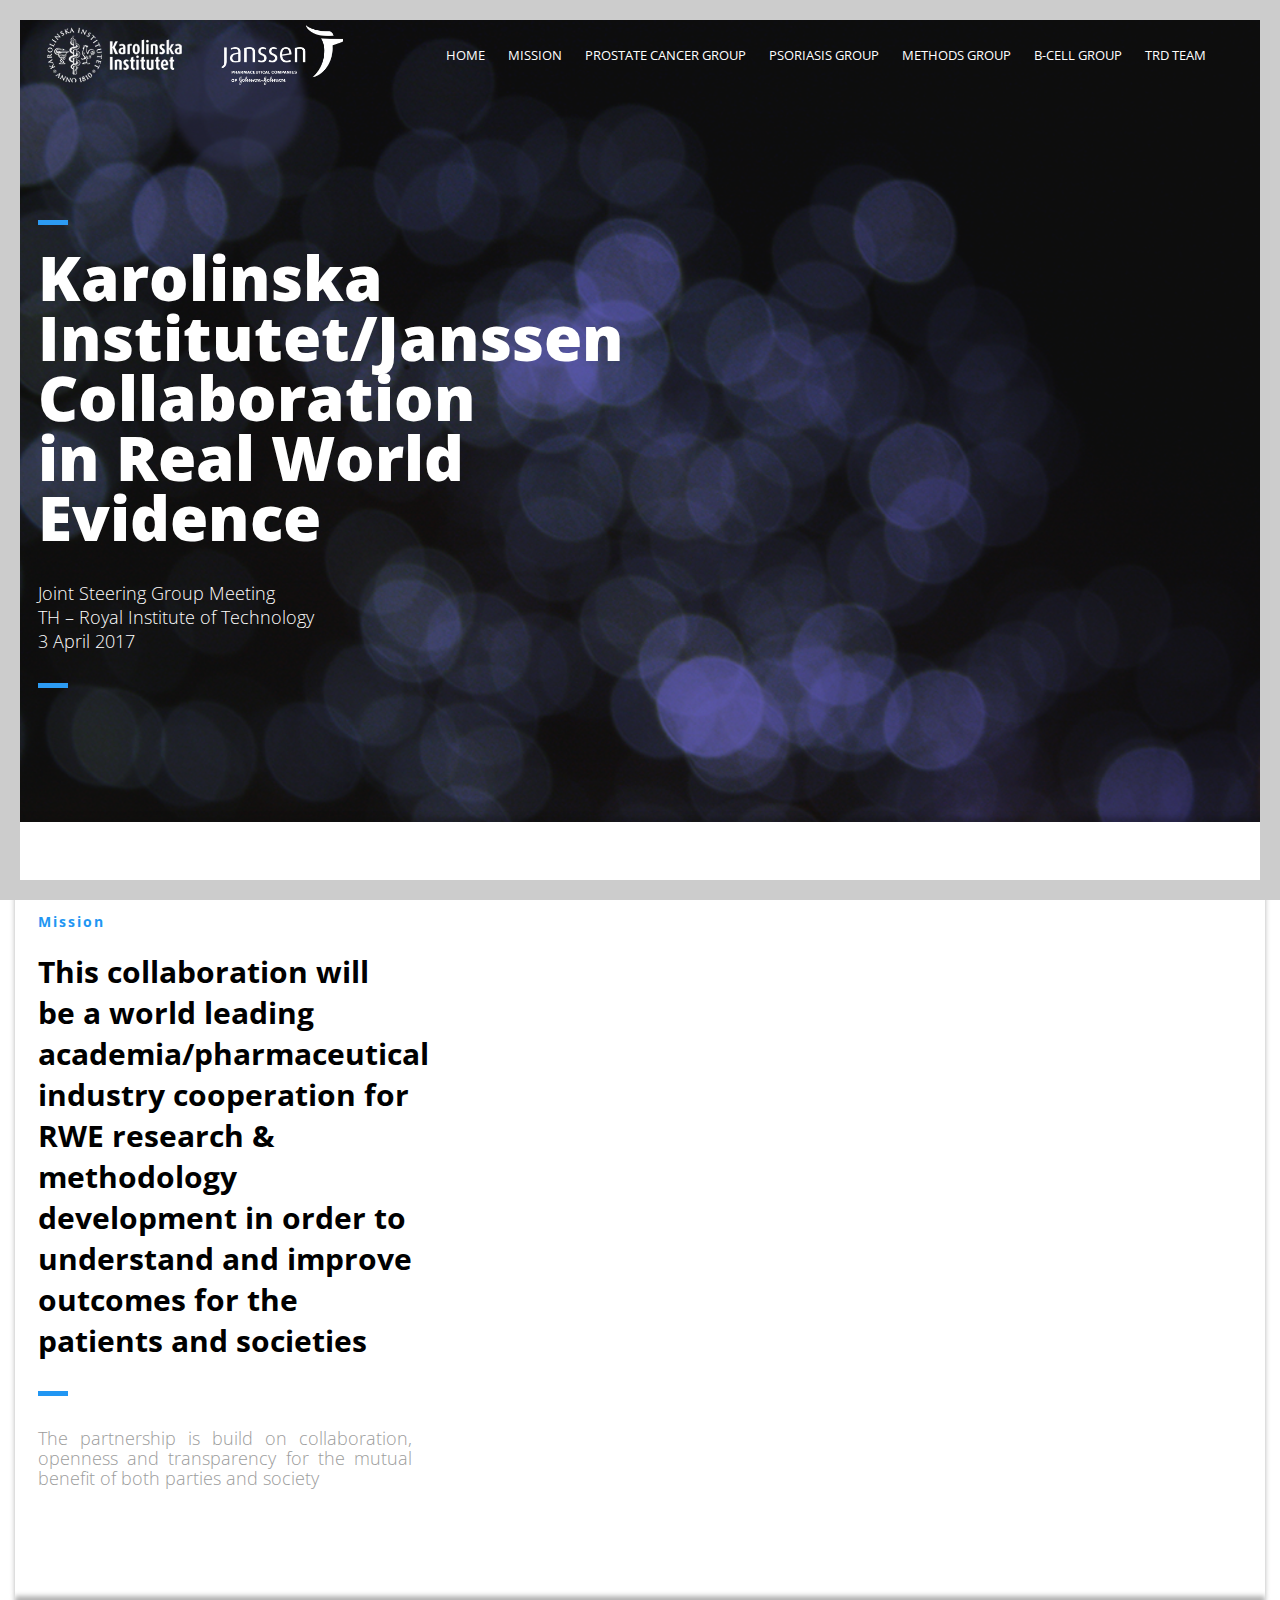
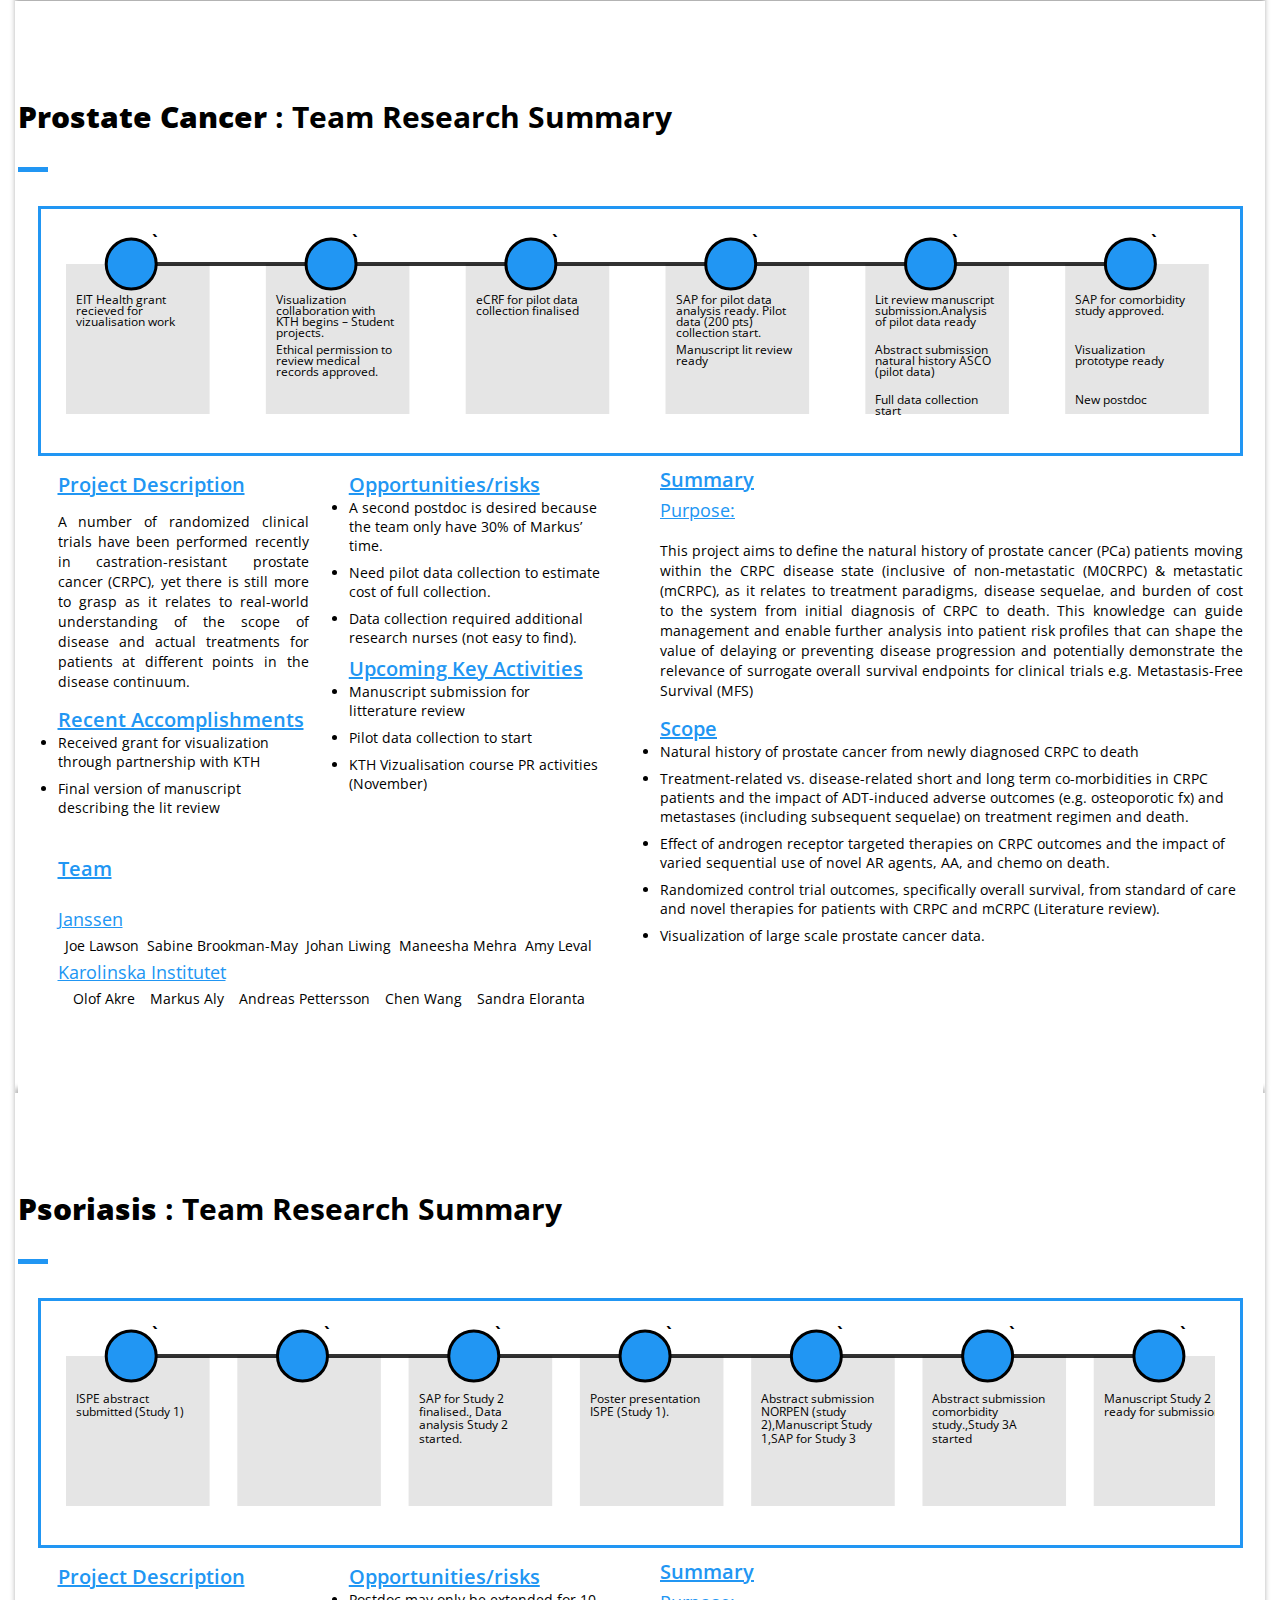
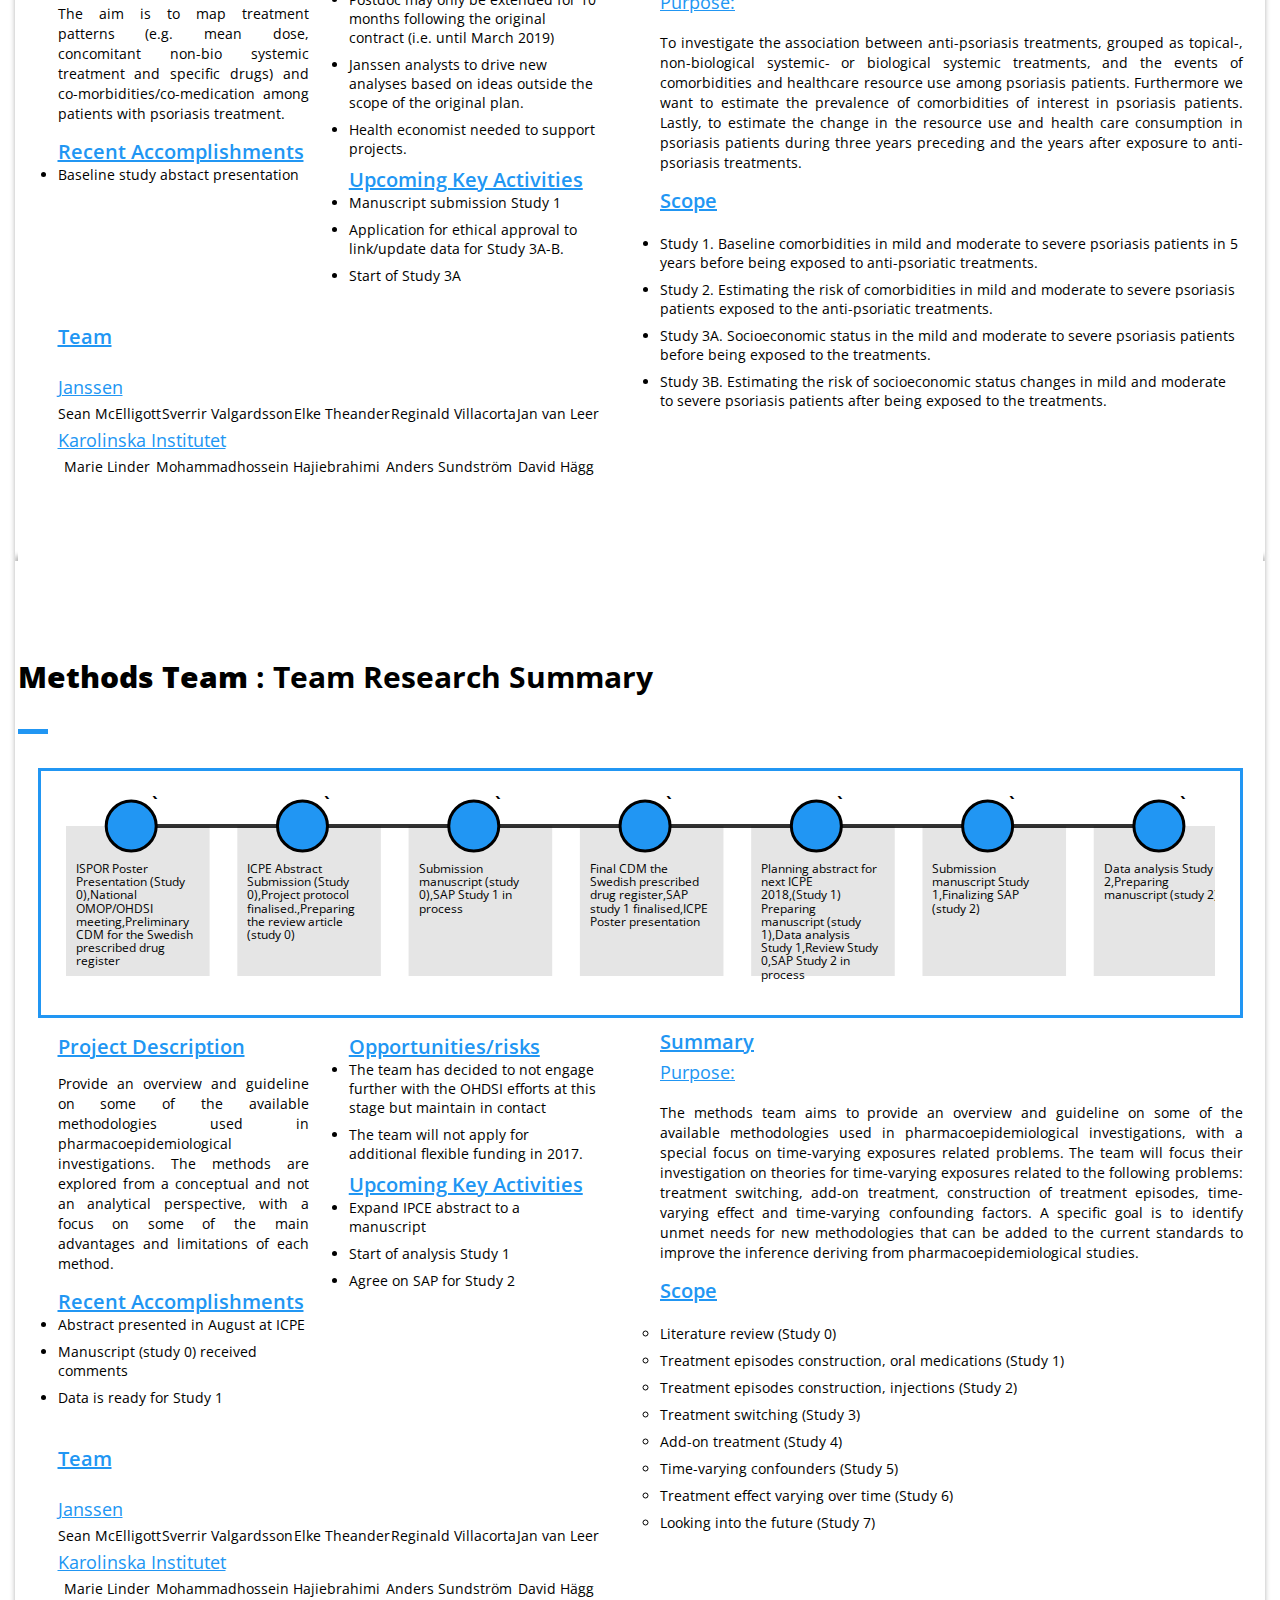
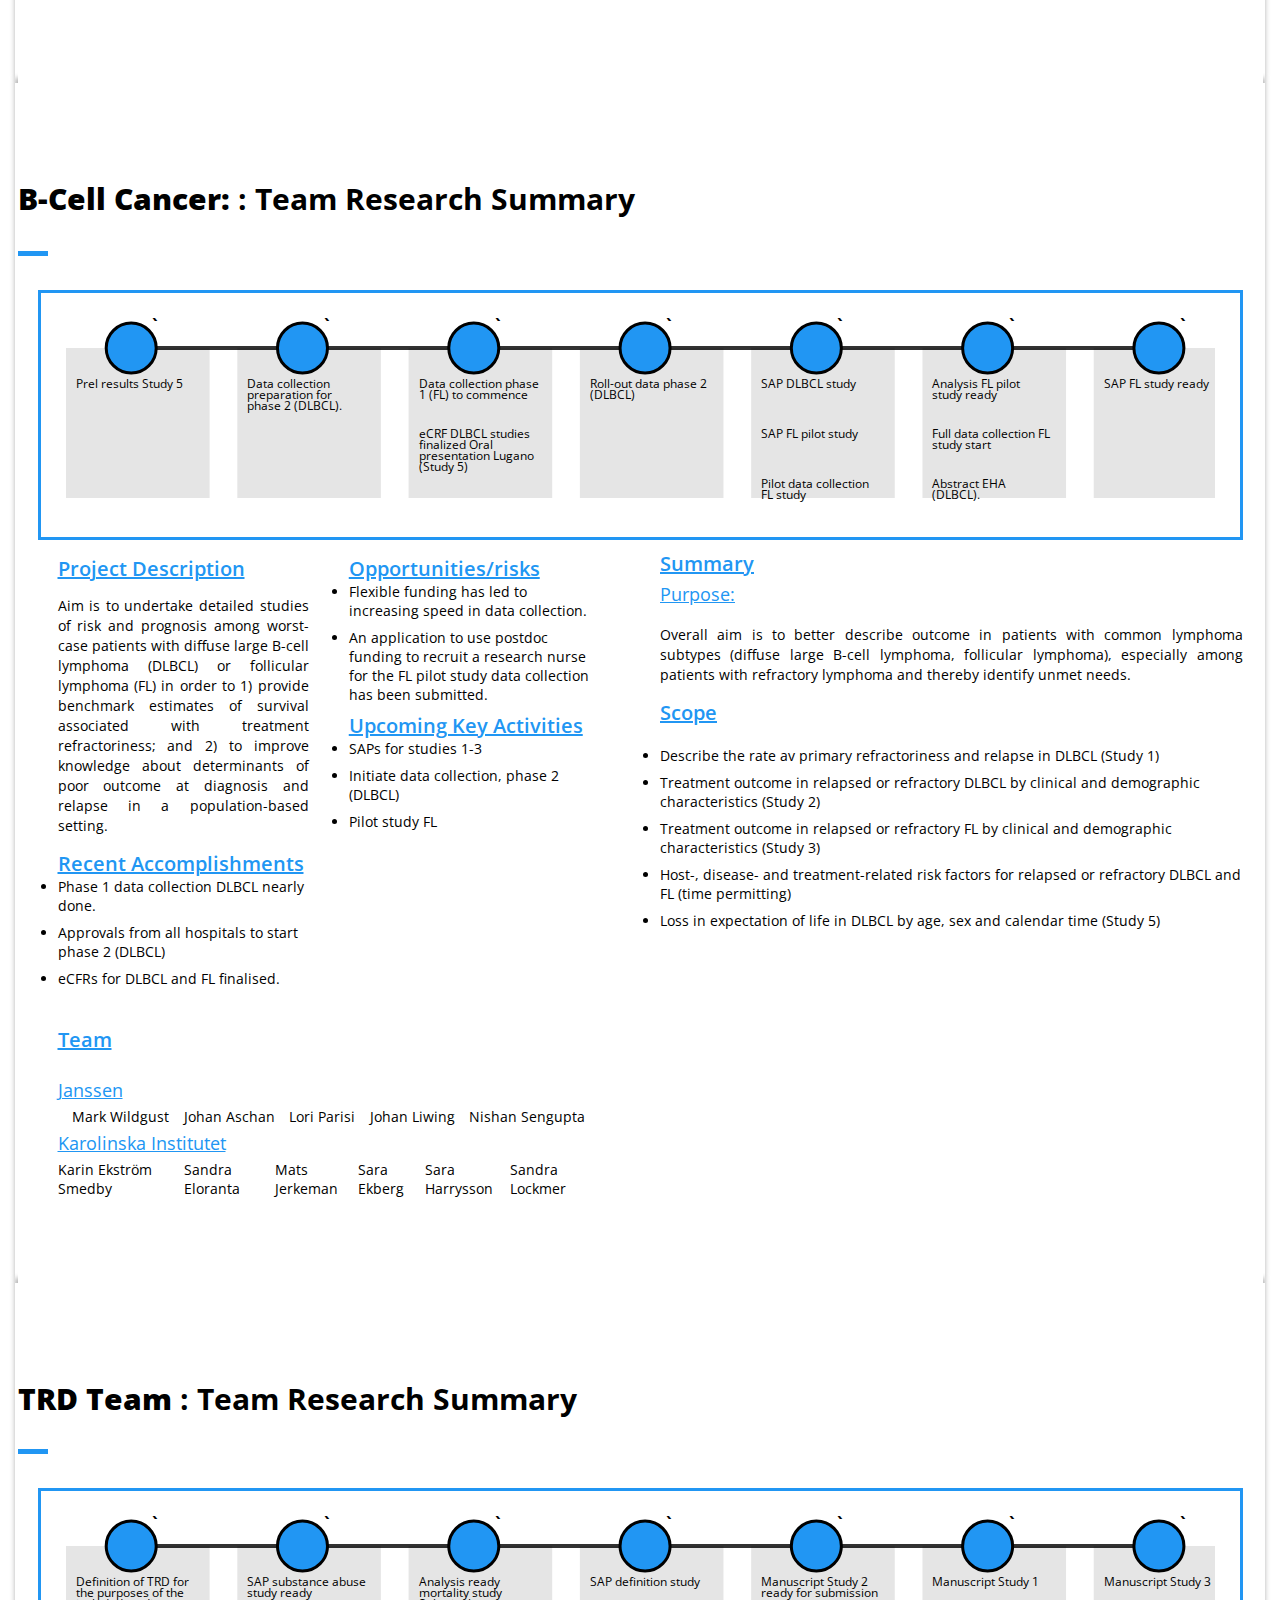
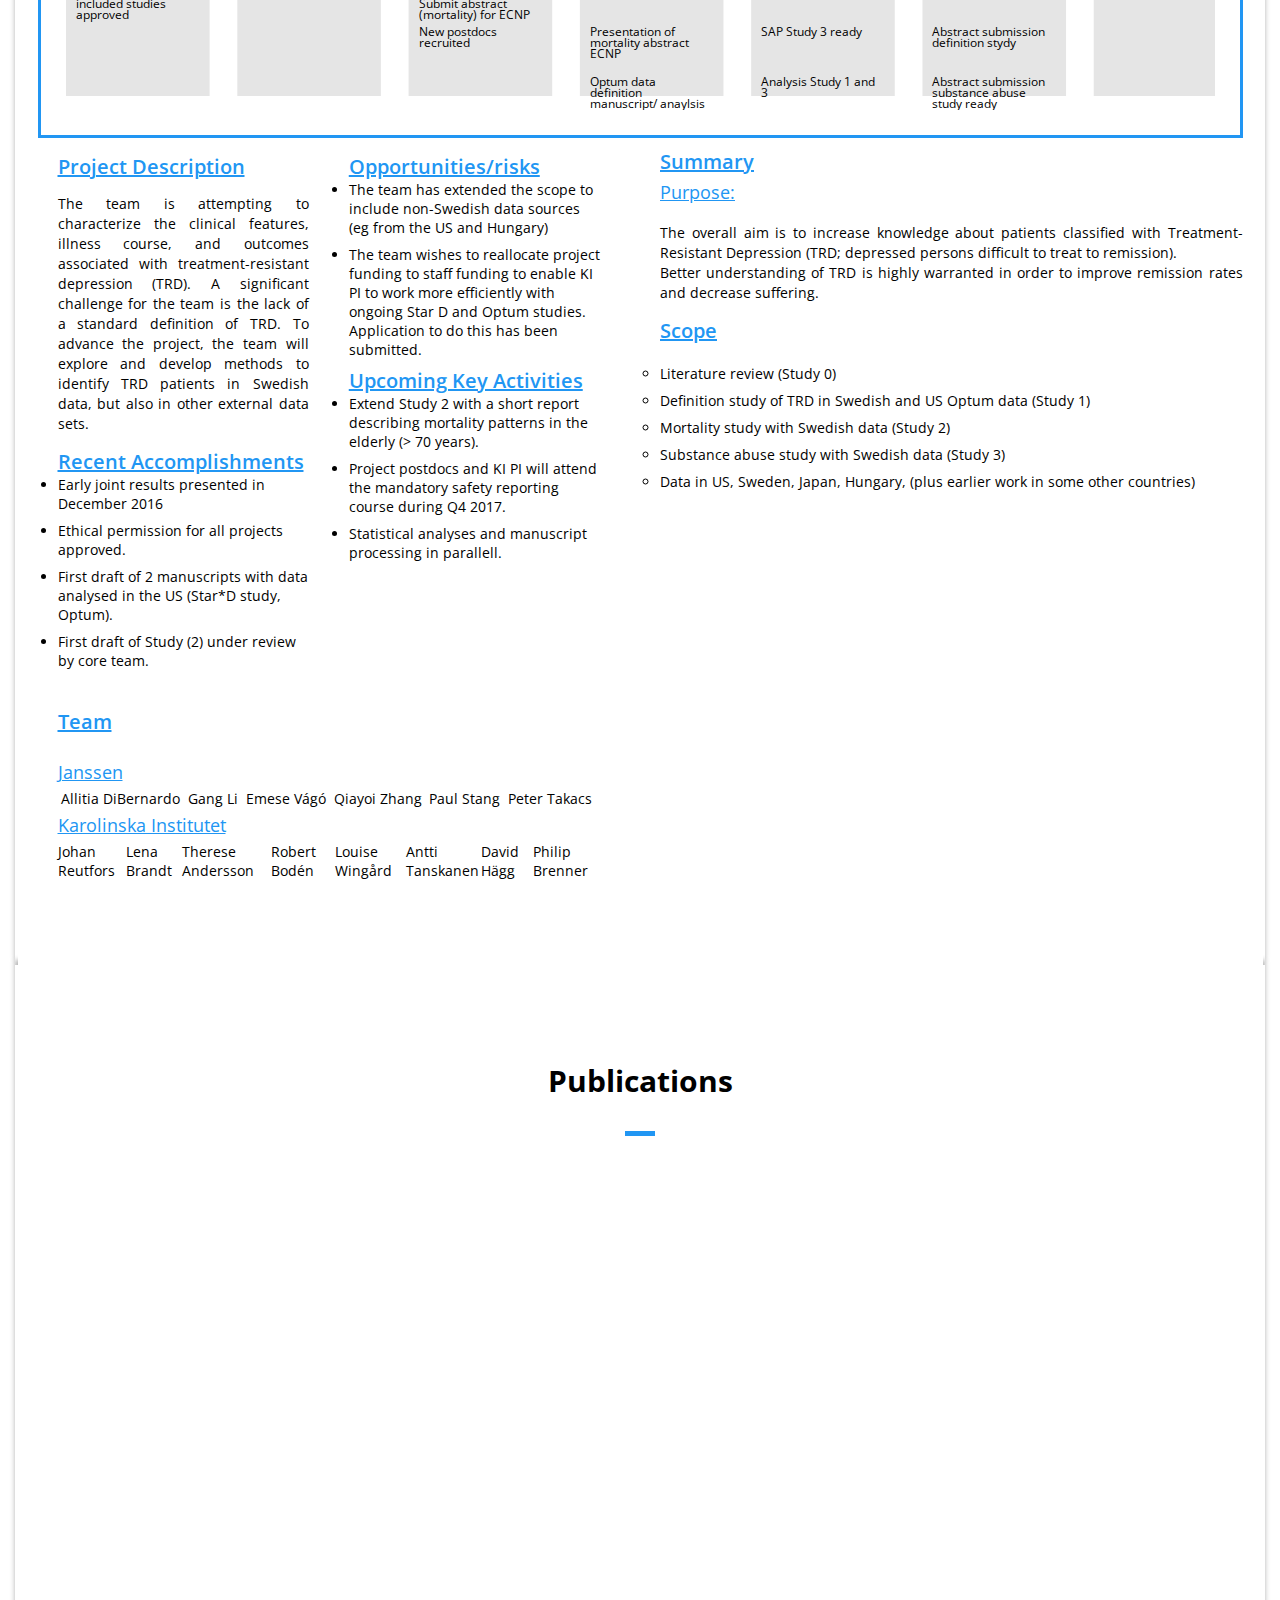
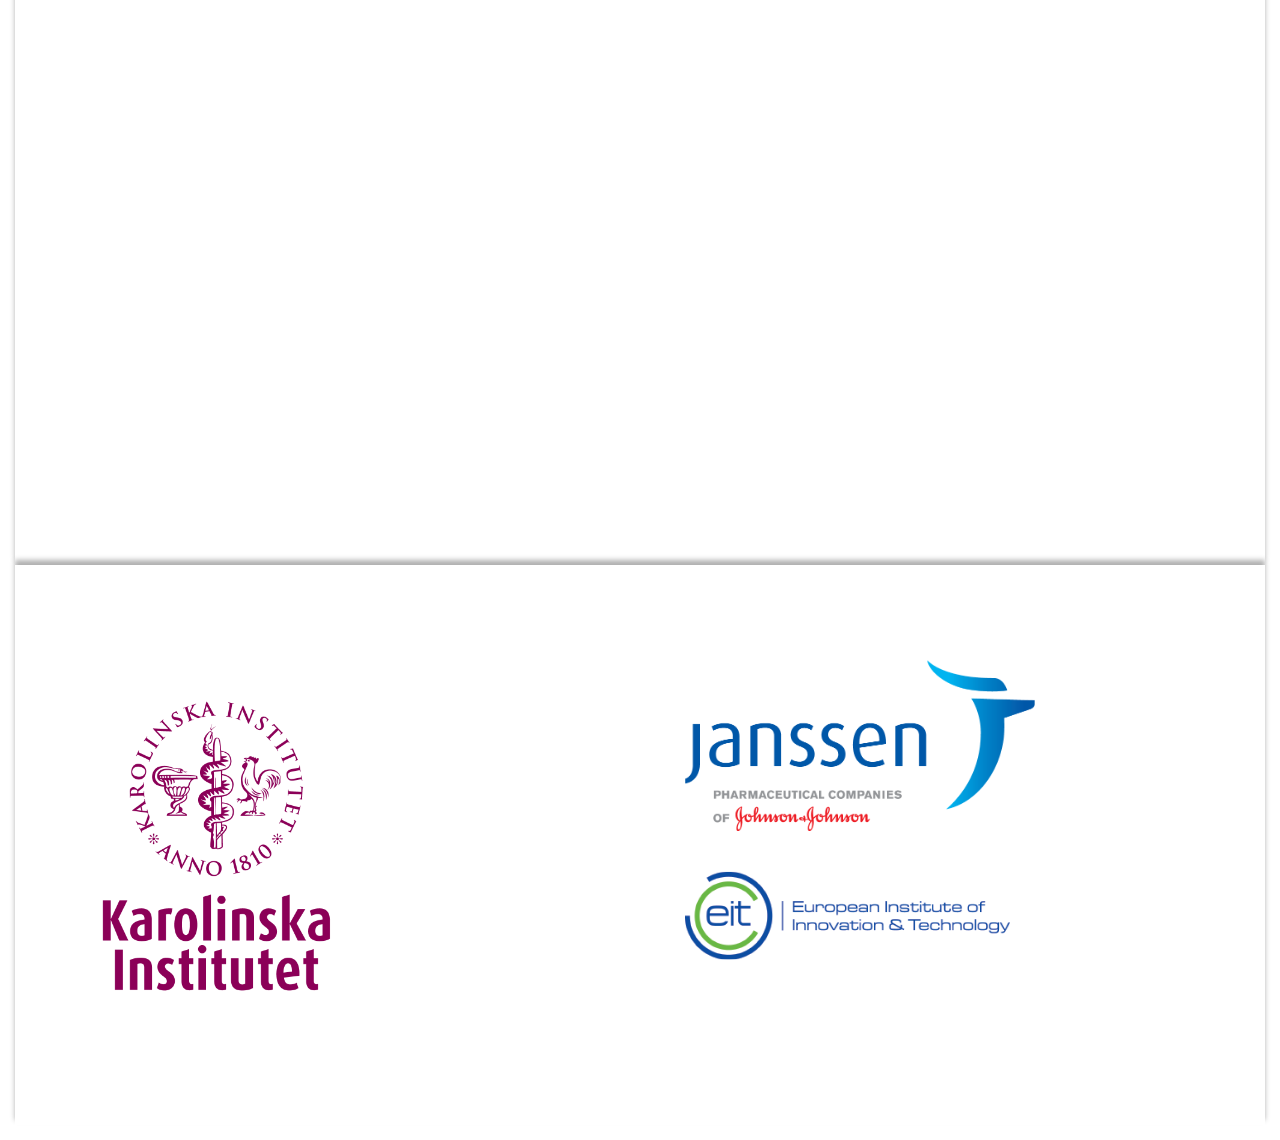
<file: index safe.html>
<!DOCTYPE html>
<html>
<head lang="en">
    <meta charset="UTF-8">

    <!--Page Title-->
    <title>Projects Review</title>
    <!--Meta Keywords and Description-->
    <meta name="keywords" content="">
    <meta name="description" content="">
    <meta name="viewport" content="width=device-width, initial-scale=1.0, user-scalable=no"/>
    <link rel="shortcut icon" href="images/hospital.ico" title="Favicon"/>

    <!-- Unique CSS -->
    <link rel="stylesheet" href="css/unique.css">
    <link rel="stylesheet" href="css/font-awesome.min.css">
    <link href="css/animate.css" rel="stylesheet" type="text/css">
    <link href='https://fonts.googleapis.com/css?family=Open+Sans:400,300,600,700,800' rel='stylesheet' type='text/css'>

    <link rel="stylesheet" href="https://cdn.jsdelivr.net/npm/animate.css@3.5.2/animate.min.css">


<!-- All this stuff is for the timeline, this is a testfor now. -->
        <meta charset="UTF-8">
    <meta name="viewport" content="width=device-width, initial-scale=1">
    
    <link href='https://fonts.googleapis.com/css?family=Playfair+Display:700,900|Fira+Sans:400,400italic' rel='stylesheet' type='text/css'>

    <!-- <link rel="stylesheet" href="css/reset.css">  --><!-- CSS reset -->
    <!-- <link rel="stylesheet" href="css/style.css"> --> <!-- Resource style -->
    <script src="js/modernizr.js"></script> <!-- Modernizr -->
    

</head>
<body>

<!-- Preloader -->
<div id="preloader">
    <div id="status" class="la-ball-triangle-path">
        <div></div>
        <div></div>
        <div></div>
    </div>
</div>
<!--End of Preloader-->

<div class="page-border" data-wow-duration="0.7s" data-wow-delay="0.2s">
    <div class="top-border wow fadeInDown animated" style="visibility: visible; animation-name: fadeInDown;"></div>
    <div class="right-border wow fadeInRight animated" style="visibility: visible; animation-name: fadeInRight;"></div>
    <div class="bottom-border wow fadeInUp animated" style="visibility: visible; animation-name: fadeInUp;"></div>
    <div class="left-border wow fadeInLeft animated" style="visibility: visible; animation-name: fadeInLeft;"></div>
</div>

<div id="wrapper">

    <header id="banner" class="scrollto clearfix" data-enllax-ratio=".5">
        <div id="header" class="nav-collapse">
            <div class="row clearfix">
                <div class="col-1">

                    <!--Logo-->
                    <div id="logo">

                        <!--Logo that is shown on the banner-->
                        <img src="images/logo-ki-janssen.png" id="banner-logo" alt="Landing Page"/>
                        <!--End of Banner Logo-->

                        <!--The Logo that is shown on the sticky Navigation Bar-->
                        <img src="images/logo-ki-janssen-blue.png" id="navigation-logo" alt="Landing Page"/>
                        <!--End of Navigation Logo-->

                    </div>
                    <!--End of Logo-->


                    <!--Main Navigation-->
                    <nav id="nav-main">
                        <ul>
                            <li>
                                <a href="#banner">Home</a>
                            </li>
                            <li>
                                <a href="#about">Mission</a>
                            </li>
                            <li>
                                <a href="#prostateCancer"> Prostate Cancer Group</a>
                            </li>
                            <li>
                                <a href="#psoriasis">Psoriasis Group</a>
                            </li>
                            <li>
                                <a href="#methodsTeam">Methods Group</a>
                            </li>
                            <li>
                                <a href="#bCellCancer">B-Cell Group</a>
                            </li>
                            <li>
                                <a href="#TRDTeam"> TRD Team</a>
                            </li>

                        </ul>
                    </nav>
                    <!--End of Main Navigation-->

                    <div id="nav-trigger"><span></span></div>
                    <nav id="nav-mobile"></nav>

                </div>
            </div>
        </div><!--End of Header-->

        <!--Banner Content-->
        <div id="banner-content" class="row clearfix">

            <div class="col-38">

                <div class="section-heading">
                    
                    <h1>Karolinska Institutet/Janssen Collaboration in Real World Evidence </h1>
                    <h2>Joint Steering Group Meeting 
                    <br> TH – Royal Institute of Technology
                    <br> 3 April 2017</h2>
                </div>
            </div>

        </div><!--End of Row-->
    </header>

    <!--Main Content Area-->
    <main id="content">

        <!--Introduction-->
        <section id="about" class="introduction scrollto">

            <div id="mission" class="row clearfix">

                <div class="col-3" layout="column">
                    <div class="section-heading animated zoomInDown ">
                        <h3>Mission</h3>
                        <h2 class="section-title">This collaboration will be a world leading academia/pharmaceutical industry cooperation for RWE research &amp; methodology development in order to understand and improve outcomes for the patients and societies
                        </h2>
                        <p class="section-subtitle">The partnership is build on collaboration, openness and transparency for the mutual benefit of both parties and society</p>
                    </div>

                </div>
                <div class="col-5" layout="column"> </div>
                <div class="col-3" layout="column">
                    <div class="pillars wow fadeInUp" data-wow-delay="0.1s">
                        <!--Icon-->
                        <h2> Pillars </h2>

                        <div class="pillars box-blue">
                            <p> Enhance science by research in selected areas </p>
                        </div>

                        <div class="pillars box-blue">
                            <p> Make connections to other researchers/data by actively benchmark and build on our strengths. </p>
                        </div>

                        <div class="pillars box-blue">
                            <p> Deliver actionable research by integrating research results in practice.</p>
                        </div>
                    </div>
                    <!--End of Icon Block-->

                    <!--Icon Block-->
                    
                    <!--Icon Block-->
                  
                    <!--End of Icon Block-->

                </div>
            </div>


        </section>

<!-- PROSTATE CANCER SUMMARY -->
        <section id="prostateCancer" class="introduction scrollto">

            <div id="teamResearchSummary" class="row clearfix projects">
            <div class="section-heading">
                <h2 class="section-title"> <b> Prostate Cancer </b>: Team Research Summary </h2> 
            </div>
            <a name="prostateCancer"> </a>
            <div layout="row" class="col-1">
                <div id="new" class="milestones" layout="row" > 
                     <svg id="milestones" class="col-1 drawingBoard" > </svg>
                </div>  
            </div>
            <div layout="column" class="col-2">
            <div layout="row">
                <div class="col-2"> 
                    <div class="projectDescription"> 
                        <h6> Project Description </h6>
                        <p> A number of randomized clinical trials have been performed recently in castration-resistant prostate cancer (CRPC), yet there is still more to grasp as it relates to real-world understanding of the scope of disease and actual treatments for patients at different points in the disease continuum. </p>
                    </div>
                    <div class="recent-accomplishments"> 
                        <h6> Recent Accomplishments </h6>
                        <ul class="lists">
                        <li> Received grant for visualization through partnership with KTH </li>
                        <li> Final version of manuscript describing the lit review </li>
                        </ul>
                    </div>
                </div>    
                <div class="col-2"> 
                    <div class="risksOpportunities">
                        <h6> Opportunities/risks </h6>
                        <ul class="lists"> 
                        <li> A second postdoc is desired because the team only have 30% of Markus’ time. </li>
                        <li> Need pilot data collection to estimate cost of full collection. </li>
                        <li> Data collection required additional research nurses (not easy to find).</li>
                        </ul>
                    </div>
                    <div class="upcomingAct">
                            <h6> Upcoming Key Activities </h6>
                            <ul class="lists"> 
                            <li> Manuscript submission for litterature review </li>
                            <li> Pilot data collection to start </li>
                            <li> KTH Vizualisation course PR activities (November) </li>
                            </ul>
                    </div>
                </div>
            </div>    
            <div ID="Team" class="col-1" layout="row">
                    <h6> Team </h6>
                    <h5> Janssen </h5>
                        <ul class="teamLists"> 
                            <li> Joe Lawson </li> 
                            <li> Sabine Brookman-May </li>
                            <li> Johan Liwing </li>
                            <li> Maneesha Mehra </li>
                            <li> Amy Leval </li>
                        </ul>
                    <h5> Karolinska Institutet </h5>
                        <ul class="teamLists"> 
                            <li> Olof Akre </li>
                            <li> Markus Aly </li>
                            <li> Andreas Pettersson </li>
                            <li>Chen Wang </li> 
                            <li> Sandra Eloranta </li>
                        </ul>
            </div>
   
            </div>


            <div layout="column" class="col-2">
                <div class="Summary"> 
                <h6> Summary </h6>
                <h5> Purpose: </h5>
                        <p>
                        This project aims to define the natural history of prostate cancer (PCa) patients moving within the CRPC disease state (inclusive of non-metastatic (M0CRPC) &amp; metastatic (mCRPC), as it relates to treatment paradigms, disease sequelae, and burden of cost to the system from initial diagnosis of CRPC to death. 
                        This knowledge can guide management and enable further analysis into patient risk profiles that can shape the value of delaying or preventing disease progression and potentially demonstrate the relevance of surrogate overall survival endpoints for clinical trials e.g. Metastasis-Free Survival (MFS)
                        </p>
                </div>
                <div  class="Scope">
                <h6> Scope </h6> 
                <ul class="lists"> 
                    <li> Natural history of prostate cancer from newly diagnosed CRPC to death </li>
                    <li> Treatment-related vs. disease-related short and long term co-morbidities in CRPC patients and the impact of ADT-induced adverse outcomes (e.g. osteoporotic fx) and metastases (including subsequent sequelae) on treatment regimen and death. </li> 
                    <li> Effect of androgen receptor targeted therapies on CRPC outcomes and the impact of varied sequential use of novel AR agents, AA, and chemo on death. </li>
                    <li> Randomized control trial outcomes, specifically overall survival, from standard of care and novel therapies for patients with CRPC and mCRPC (Literature review). </li>
                    <li> Visualization of large scale prostate cancer data. </li>
                </ul>
                </div>
            </div>
        </section>

<!-- PSORIASIS CANCER SUMMARY -->
      
        <section id="psoriasis" class="introduction scrollto">

        <div id="teamResearchSummary" class="row clearfix projects">
                <div class="section-heading">
                    <h2 class="section-title"> <b> Psoriasis </b>: Team Research Summary </h2> 
                </div>
            
        <div layout="row" class="col-1">
                <div id="new" class="psoriasisDisease" layout="row" > 
                     <svg id="psoriasisDisease" class="col-1 drawingBoard" > </svg>
                </div>  
        </div>

        <div layout="column" class="col-2">
            <div layout="row">
                <div class="col-2"> 
                    <div class="projectDescription"> 
                        <h6> Project Description </h6>
                        <p>  The aim is to map treatment patterns (e.g. mean dose, concomitant non-bio systemic treatment and specific drugs) and co-morbidities/co-medication among patients with psoriasis treatment. </p>
                    </div>
                    <div class="recent-accomplishments"> 
                        <h6> Recent Accomplishments </h6>
                        <ul class="lists">
                        <li>  Baseline study abstact presentation </li>
                        </ul>
                    </div>
                </div>    
                <div class="col-2"> 
                    <div class="risksOpportunities">
                        <h6> Opportunities/risks </h6>
                        <ul class="lists"> 
                        <li> Postdoc may only be extended for 10 months following the original contract (i.e. until March 2019) </li>
                        <li> Janssen analysts to drive new analyses based on ideas outside the scope of the original plan. </li>
                        <li> Health economist needed to support projects.</li>
                        </ul>
                    </div>
                    <div class="upcomingAct">
                            <h6> Upcoming Key Activities </h6>
                            <ul class="lists"> 
                            <li> Manuscript submission Study 1 </li>
                            <li> Application for ethical approval to link/update data for Study 3A-B. </li>
                            <li> Start of Study 3A </li>
                            </ul>
                    </div>
                </div>
            </div>    
            <div ID="Team" class="col-1" layout="row">
                    <h6> Team </h6>
                    <h5> Janssen </h5>
                        <ul class="teamLists"> 
                            <li> Sean McElligott </li> 
                            <li> Sverrir Valgardsson </li>
                            <li> Elke Theander </li>
                            <li> Reginald Villacorta </li>
                            <li> Jan van Leer </li>
                        </ul>
                    <h5> Karolinska Institutet </h5>
                        <ul class="teamLists"> 
                            <li> Marie Linder </li>
                            <li> Mohammadhossein Hajiebrahimi </li>
                            <li> Anders Sundström </li>
                            <li> David Hägg </li> 
                        </ul>
            </div>
   
        </div>

        <div layout="column" class="col-2">
            <div class="Summary"> 
                <h6> Summary </h6>
                <h5> Purpose: </h5>
                <p> To investigate the association between anti-psoriasis treatments, grouped as topical-, non-biological systemic- or biological systemic treatments, and the events of comorbidities and healthcare resource use among psoriasis patients. 
                Furthermore we want to estimate the prevalence of comorbidities of interest in psoriasis patients. 
                Lastly, to estimate the change in the resource use and health care consumption in psoriasis patients during three years preceding and the years after exposure to anti-psoriasis treatments.</p>
            </div>

            <div class="Scope">
                <h6> Scope </h6> 
                <ul class="lists"> 
                    <li> Study 1. Baseline comorbidities in mild and moderate to severe psoriasis patients in 5 years before being exposed to anti-psoriatic treatments. </li>
                    <li> Study 2. Estimating the risk of comorbidities in mild and moderate to severe psoriasis patients exposed to the anti-psoriatic treatments. </li>
                    <li> Study 3A. Socioeconomic status in the mild and moderate to severe psoriasis patients before being exposed to the treatments. </li>
                    <li> Study 3B. Estimating the risk of socioeconomic status changes in mild and moderate to severe psoriasis patients after being exposed to the treatments. </li>       
                </ul>
            </div>
        </div>
        </section>

<!-- METHODS TEAM SUMMARY -->
        <section id="methodsTeam" class="introduction scrollto">

            <div id="teamResearchSummary" class="row clearfix projects">
                <div class="section-heading">
                    <h2 class="section-title"> <b> Methods Team </b>: Team Research Summary </h2> 
                </div>
                
            <div layout="row" class="col-1">
                <div id="new" class="methods" layout="row" > 
                     <svg id="methods" class="col-1 drawingBoard" > </svg>
                </div>  
            </div>
            <div layout="column" class="col-2">
            <div layout="row">
                <div class="col-2"> 
                    <div class="projectDescription"> 
                        <h6> Project Description </h6>
                        <p> Provide an overview and guideline on some of the available methodologies used in pharmacoepidemiological investigations. The methods are explored from a conceptual and not an analytical perspective, with a focus on some of the main advantages and limitations of each method.</p>
                    </div>
                    <div class="recent-accomplishments"> 
                        <h6> Recent Accomplishments </h6>
                        <ul class="lists">
                        <li> Abstract presented in August at ICPE </li>
                        <li> Manuscript (study 0) received comments </li>
                        <li> Data is ready for Study 1 </li>
                        </ul>
                    </div>
                </div>    
                <div class="col-2"> 
                    <div class="risksOpportunities">
                        <h6> Opportunities/risks </h6>
                        <ul class="lists"> 
                        <li>The team has decided to not engage further with the OHDSI efforts at this stage but maintain in contact </li>
                        <li> The team will not apply for additional flexible funding in 2017. </li>
                        </ul>
                    </div>
                    <div class="upcomingAct">
                            <h6> Upcoming Key Activities </h6>
                            <ul class="lists"> 
                            <li> Expand IPCE abstract to a manuscript </li>
                            <li> Start of analysis Study 1 </li>
                            <li> Agree on SAP for Study 2 </li>
                            </ul>  
                    </div>
                </div>
            </div>    
            <div ID="Team" class="col-1" layout="row">
                    <h6> Team </h6>
                    <h5> Janssen </h5>
                        <ul class="teamLists"> 
                            <li> Sean McElligott </li> 
                            <li> Sverrir Valgardsson </li>
                            <li> Elke Theander </li>
                            <li> Reginald Villacorta </li>
                            <li> Jan van Leer </li>
                        </ul>
                    <h5> Karolinska Institutet </h5>
                        <ul class="teamLists"> 
                            <li> Marie Linder </li>
                            <li> Mohammadhossein Hajiebrahimi </li>
                            <li> Anders Sundström </li>
                            <li> David Hägg </li> 
                        </ul>
            </div>
        </div>
            <div layout="column" class="col-2">
                <div class="Summary"> 
                <h6> Summary </h6>
                <h5> Purpose: </h5>
                        <p> The methods team aims to provide an overview and guideline on some of the available methodologies used in pharmacoepidemiological investigations, with a special focus on time-varying exposures related problems. 
                        The team will focus their investigation on theories for time-varying exposures related to the following problems: treatment switching, add-on treatment, construction of treatment episodes, time-varying effect and time-varying confounding factors. 
                        A specific goal is to identify unmet needs for new methodologies that can be added to the current standards to improve the inference deriving from pharmacoepidemiological studies.
                        </p>
                </div>
                <div  class="Scope">
                <h6> Scope </h6> 
                <ul class="lists"> 
                    <ul class="lists"> 
                    <li> Literature review (Study 0) </li>
                    <li> Treatment episodes construction, oral medications (Study 1) </li>
                    <li> Treatment episodes construction, injections (Study 2) </li>
                    <li> Treatment switching (Study 3) </li>
                    <li> Add-on treatment (Study 4) </li>
                    <li> Time-varying confounders (Study 5) </li>
                    <li> Treatment effect varying over time (Study 6) </li>
                    <li> Looking into the future (Study 7) </li>
                    </ul>
                </ul>
                </div>
            </div>
        </section>


<!-- B-CELL CANCER SUMMARY -->

        <section id="bCellCancer" class="introduction scrollto">

        <div id="teamResearchSummary" class="row clearfix projects">
            <div class="section-heading">
                <h2 class="section-title"> <b> B-Cell Cancer: </b>: Team Research Summary </h2> 
            </div>
            <div layout="row" class="col-1">
                <div id="new" class="bCell" layout="row" > 
                     <svg id="bCell" class="col-1 drawingBoard" > </svg>
                </div>  
            </div>

        <div layout="column" class="col-2">
            <div layout="row">
                <div class="col-2"> 
                    <div class="projectDescription"> 
                        <h6> Project Description </h6>
                        <p> Aim is to undertake detailed studies of risk and prognosis among worst-case patients with diffuse large B-cell lymphoma (DLBCL) or follicular lymphoma (FL) in order to 1) provide benchmark estimates of survival associated with treatment refractoriness; and 2) to improve knowledge about determinants of poor outcome at diagnosis and relapse in a population-based setting. </p>
                    </div>
                    <div class="recent-accomplishments"> 
                        <h6> Recent Accomplishments </h6>
                        <ul class="lists">
                        <li> Phase 1 data collection DLBCL nearly done. </li>
                        <li> Approvals from all hospitals to start phase 2 (DLBCL) </li>
                        <li> eCFRs for DLBCL and FL finalised. </li>
                        </ul>
                    </div>
                </div>    
                <div class="col-2"> 
                    <div class="risksOpportunities">
                        <h6> Opportunities/risks </h6>
                        <ul class="lists"> 
                        <li>Flexible funding has led to increasing speed in data collection. </li>
                        <li> An application to use postdoc funding to recruit a research nurse for the FL pilot study data collection has been submitted. </li>
                        </ul>
                    </div>
                    <div class="upcomingAct">
                        <h6> Upcoming Key Activities </h6>
                        <ul class="lists"> 
                            <li> SAPs for studies 1-3 </li>
                            <li> Initiate data collection, phase 2 (DLBCL) </li>
                            <li> Pilot study FL </li>
                        </ul>  
                    </div>
                </div>
            </div>    
            <div ID="Team" class="col-1" layout="row">
                    <h6> Team </h6>
                    <h5> Janssen </h5>
                        <ul class="teamLists"> 
                            <li> Mark Wildgust </li>
                            <li> Johan Aschan </li>
                            <li> Lori Parisi </li>
                            <li> Johan Liwing </li>
                            <li> Nishan Sengupta </li>
                        </ul>
                    <h5> Karolinska Institutet </h5>
                        <ul class="teamLists"> 
                            <li> Karin Ekström Smedby </li>
                            <li> Sandra Eloranta </li>
                            <li> Mats Jerkeman </li>
                            <li> Sara Ekberg </li>
                            <li> Sara Harrysson </li>
                            <li> Sandra Lockmer </li>
                        </ul>
            </div>
        </div>
            
        <div layout="column" class="col-2">
            <div class="Summary"> 
                <h6> Summary </h6>
                <h5> Purpose: </h5>
                    <p> Overall aim is to better describe outcome in patients with common lymphoma subtypes (diffuse large B-cell lymphoma, follicular lymphoma), especially among patients with refractory lymphoma and thereby identify unmet needs.  </p>
            </div>
            <div  class="Scope">
                <h6> Scope </h6> 
                <ul class="lists"> 
                    <li>Describe the rate av primary refractoriness and relapse in DLBCL (Study 1)  </li>
                    <li>Treatment outcome in relapsed or refractory DLBCL by clinical and demographic characteristics (Study 2) </li>
                    <li> Treatment outcome in relapsed or refractory FL by clinical and demographic characteristics (Study 3) </li>
                    <li> Host-, disease- and treatment-related risk factors for relapsed or refractory DLBCL and FL (time permitting)</li>
                    <li> Loss in expectation of life in DLBCL by age, sex and calendar time (Study 5) </li>
                </ul>
            </div>
        </div>
          
</section>


<!--  TRD Research Cancer Summary        -->

        <section id="TRDTeam" class="introduction scrollto">

            <div id="teamResearchSummary" class="row clearfix projects">
            <div class="section-heading">
                <h2 class="section-title"> <b> TRD Team </b>: Team Research Summary </h2> 
            </div>
            
            <div layout="row" class="col-1">
                <div id="new" class="TRD" layout="row" > 
                     <svg id="TRD" class="col-1 drawingBoard" > </svg>
                </div>  
            </div>
            <div layout="column" class="col-2">
            <div layout="row">
                <div class="col-2"> 
                    <div class="projectDescription"> 
                        <h6> Project Description </h6>
                        <p>  The team is attempting to characterize the clinical features, illness course, and outcomes associated with treatment-resistant depression (TRD).  A significant challenge for the team is the lack of a standard definition of TRD.  To advance the project, the team will explore and develop methods to identify TRD patients in Swedish data, but also in other external data sets. </p>
                    </div>
                    <div class="recent-accomplishments"> 
                        <h6> Recent Accomplishments </h6>
                        <ul class="lists">
                            <li> Early joint results presented in December 2016 </li>
                            <li> Ethical permission for all projects approved.  </li>
                            <li> First draft of 2 manuscripts with data analysed in the US (Star*D study, Optum). </li>
                            <li> First draft of Study (2) under review by core team. </li>
                        </ul>
                    </div>
                </div>    
                <div class="col-2"> 
                    <div class="risksOpportunities">
                        <h6> Opportunities/risks </h6>
                        <ul class="lists"> 
                        <li> The team has extended the scope to include non-Swedish data sources (eg from the US and Hungary) </li>
                        <li> The team wishes to reallocate project funding to staff funding to enable KI PI to work more efficiently with ongoing Star D and Optum studies. Application to do this has been submitted.  </li>
                        </ul>
                    </div>
                    <div class="upcomingAct">
                            <h6> Upcoming Key Activities </h6>
                            <ul class="lists"> 
                            <li> Extend Study 2 with a short report describing mortality patterns in the elderly (> 70 years). </li>
                            <li> Project postdocs and KI PI will attend the mandatory safety reporting course during Q4 2017. </li>
                            <li> Statistical analyses and manuscript processing in parallell. </li>
                            </ul>
                    </div>
                </div>
            </div>    
            <div ID="Team" class="col-1" layout="row">
                    <h6> Team </h6>
                    <h5> Janssen </h5>
                        <ul class="teamLists"> 
                            <li> Allitia DiBernardo <li>
                            <li> Gang Li <li>
                            <li> Emese Vágó <li>
                            <li> Qiayoi Zhang <li>
                            <li> Paul Stang <li>
                            <li> Peter Takacs <li>
                        </ul>
                    <h5> Karolinska Institutet </h5>
                        <ul class="teamLists"> 
                            <li> Johan Reutfors <li>
                            <li> Lena Brandt <li>
                            <li> Therese Andersson <li>
                            <li> Robert Bodén <li>
                            <li> Louise Wingård <li>
                            <li> Antti Tanskanen <li>
                            <li> David Hägg <li>
                            <li> Philip Brenner <li>
                        </ul>
            </div>
   
            </div>


            <div layout="column" class="col-2">
                <div class="Summary"> 
                <h6> Summary </h6>
                <h5> Purpose: </h5>
                        <p> The overall aim is to increase knowledge about patients classified with Treatment-Resistant Depression (TRD; depressed persons difficult to treat to remission). 
                        <br>
                        Better understanding of TRD is highly warranted in order to improve remission rates and decrease suffering.
                        </p>
                </div>
                <div  class="Scope">
                <h6> Scope </h6> 
                <ul class="lists"> 
                    <ul class="lists"> 
                    <li> Literature review (Study 0) </li>
                    <li> Definition study of TRD in Swedish and US Optum data (Study 1) </li>
                    <li> Mortality study with Swedish data (Study 2) </li>
                    <li> Substance abuse study with Swedish data (Study 3) </li> 
                    <li> Data in US, Sweden, Japan, Hungary, (plus earlier work in some other countries) </li>     
                    </ul>
                </ul>
                </div>
            </div>
        </section>



        <!--Gallery-->
        <section id="PUBLICATIONS">

        <aside id="publications" class="row text-center scrollto clearfix" data-featherlight-gallery
                 data-featherlight-filter="a">

            <div class="section-heading">
                <h2 class="section-title"> Publications </h2> 
            </div>

                 <a  href="pdf/pdf-test.pdf" download="Super PDF File"> <button class="download b-cell col-3 wow fadeIn" data-wow-delay="0.1s"  data-wow-delay="0.3s"> Lomustine plus Bevacizumab in Recurrent Glioblastoma </button> </a>
                      
                <a  href="pdf/pdf-test.pdf" download="Super PDF File"> <button  class="download b-cell col-3 wow fadeIn" data-wow-delay="0.1s" href="pdf/pdf-test.pdf" download="Super PDF File"  data-wow-delay="0.2s"> Long-term survival and loss in expectancy of life in a population-based cohort of 7114 patients with diffuse large B-cell lymphoma (DLBCL) </button> </a>
                  
                <a  href="pdf/pdf-test.pdf" download="Super PDF File">  <button class="download TRD col-3 wow fadeIn" data-wow-delay="0.1s" href="pdf/pdf-test.pdf" download="Super PDF File"  data-wow-delay="0.1s"> All-cause mortality in treatment-resistant depression: a register-based cohort study in Sweden. </button> </a>
                                           
                <a  href="pdf/pdf-test.pdf" download="Super PDF File">  <button class="download psoriasis col-3 wow fadeIn" data-wow-delay="0.1s" href="pdf/pdf-test.pdf" download="Super PDF File"  data-wow-delay="0.2s"> Severity of psoriasis classified by treatment and prevalence of comorbidities (Abstract) </button> </a>                  
                
                <a  href="pdf/pdf-test.pdf" download="Super PDF File">  <button class="download psoriasis col-3 wow fadeIn" data-wow-delay="0.1s" href="pdf/pdf-test.pdf" download="Super PDF File"  data-wow-delay="0.4s"> Severity of psoriasis classified by treatment and prevalence of comorbidities (Manuscript) </button>   </a>          

                <a  href="pdf/pdf-test.pdf" download="Super PDF File">  <button  class="download methods-team col-3 wow fadeIn" data-wow-delay="0.1s" href="pdf/pdf-test.pdf" download="Super PDF File"  data-wow-delay="0.1s"> Methods for time-varying exposure related problems in pharmacoepidemiology: an overview </button>  </a>
                 

                <a  href="pdf/pdf-test.pdf" download="Super PDF File">  <button  class="download prostate col-3 wow fadeIn" data-wow-delay="0.1s" href="pdf/pdf-test.pdf" download="Super PDF File"> Time-to-event outcomes in men with non-metastatic Castrate-Resistant Prostate Cancer; a systematic literature review and pooling of individual participant data </button> </a>                                              
                
        </aside>
    </section>
        <!--End of Gallery-->



        <!--Clients-->
        <section id="clients" class="scrollto clearfix">
            <div class="row clearfix">

            <div layout="row">
                <div class="col-2">
                    <img src="images/ki-logo-bordo.png" id="logoCompanies" alt="Landing Page" style="max-height: 400px;" />
                </div>
                <div class="col-2">
                    <img src="images/logo_janssen.png" id="logoCompanies" alt="Landing Page" style="max-width: 400px" />
                </div>
            </div>
            <div layout="row">
                <div class="col-3">
                    <img src="images/eit_master.png" id="logoCompanies" alt="Landing Page"/>
                </div>
            </div>

                </div>


            </div>
        </section>
        <!--End of Clients-->

        

    </main>
    <!--End Main Content Area-->


    <!--Footer-->
    <footer id="landing-footer" class="clearfix">
        <div class="row clearfix">
<!--  -->
            <!--End of Social Icons in Footer-->
        </div>
    </footer>
    <!--End of Footer-->

</div>

<!-- Include JavaScript resources -->
<script src="js/d3.js"></script>
<script src="js/d3.min.js"></script>
<script src="https://d3js.org/d3.v4.min.js"></script>
<script src="js/jquery.1.8.3.min.js"></script>
<script src="js/wow.min.js"></script>
<script src="js/featherlight.min.js"></script>
<script src="js/featherlight.gallery.min.js"></script>
<!-- <script src="js/jquery.enllax.min.js"></script> -->
<script src="js/jquery.scrollUp.min.js"></script>
<script src="js/jquery.easing.min.js"></script>
<script src="js/jquery.stickyNavbar.min.js"></script>
<script src="js/jquery.waypoints.min.js"></script>
<script src="js/images-loaded.min.js"></script>
<!-- <script src="js/lightbox.min.js"></script>
 -->

 <script src="js/site.js"></script>
<script src="js/drawd3.js"></script>
<script src="js/drawd3-pso.js"></script>
<script src="js/drawd3-methods.js"></script>
<script src="js/drawd3-bCell.js"></script>
<script src="js/drawd3-TRD.js"></script>

</body>
</html>
</file>
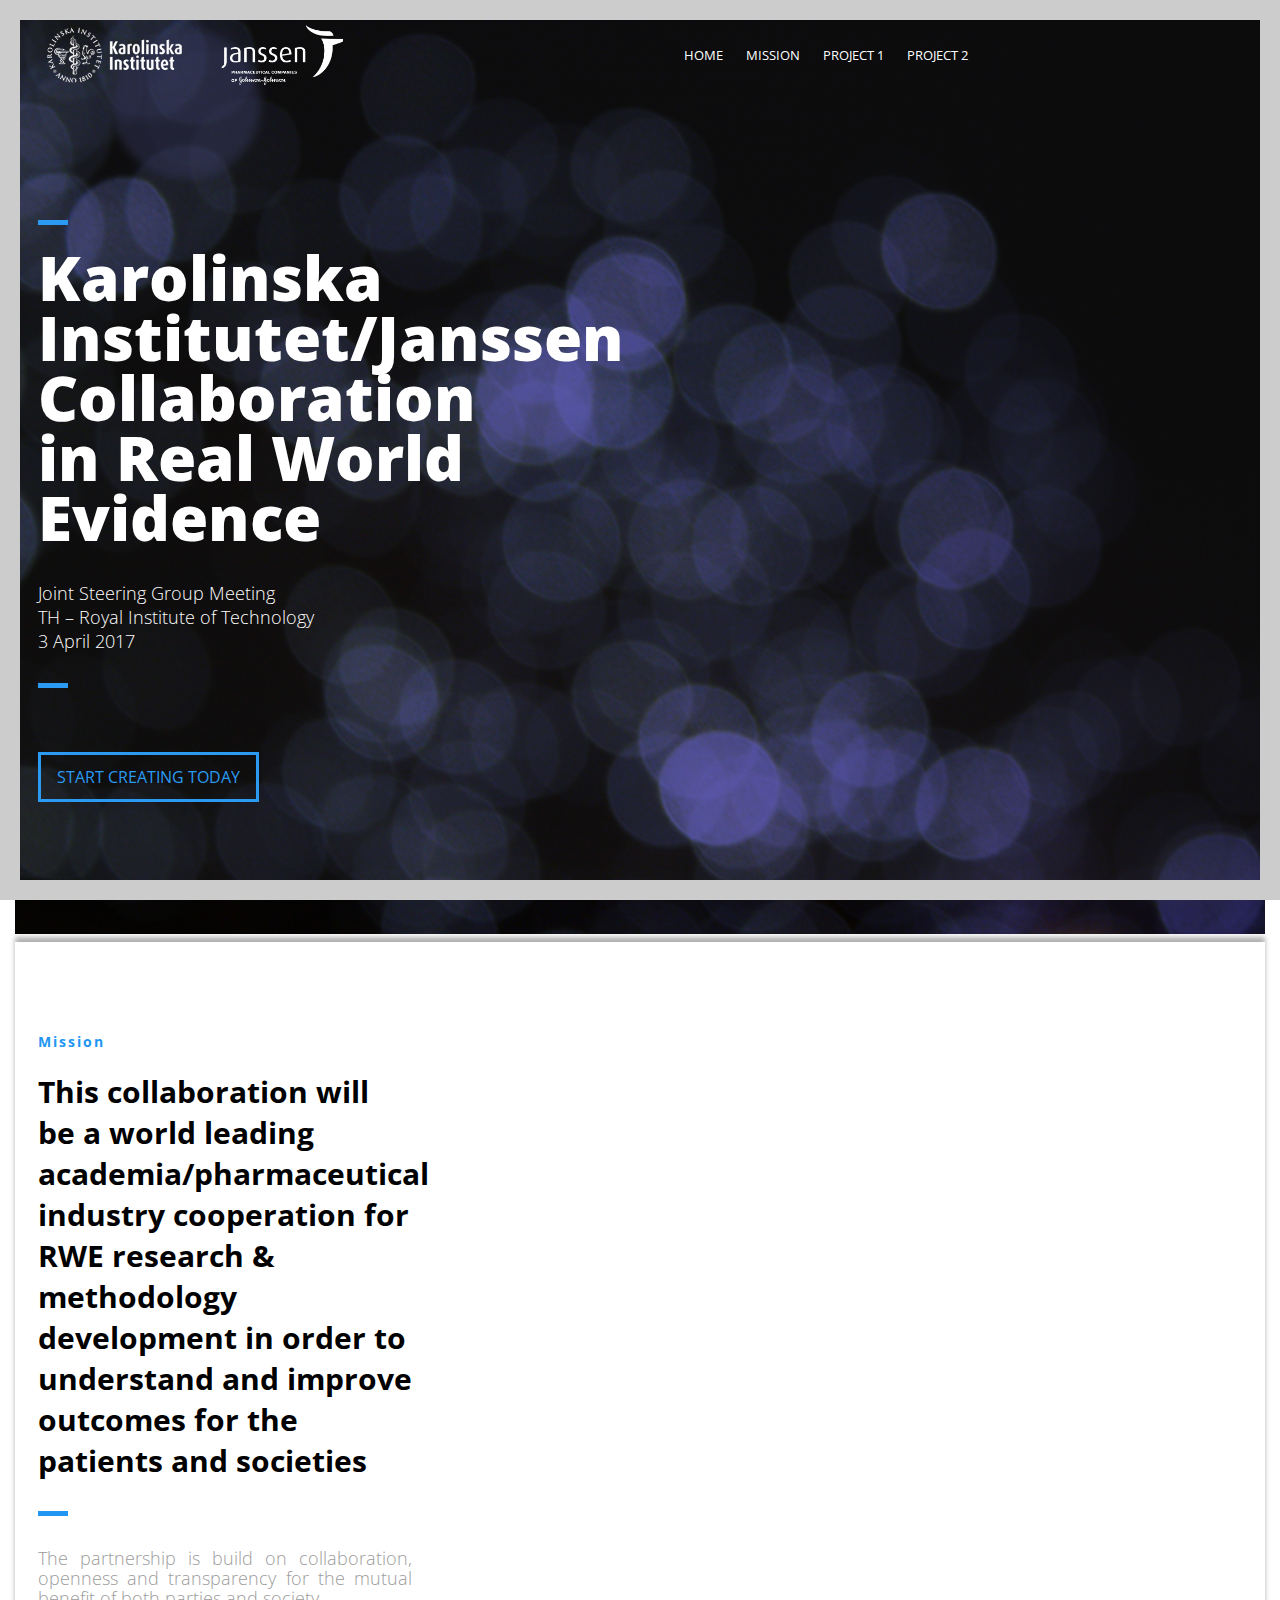
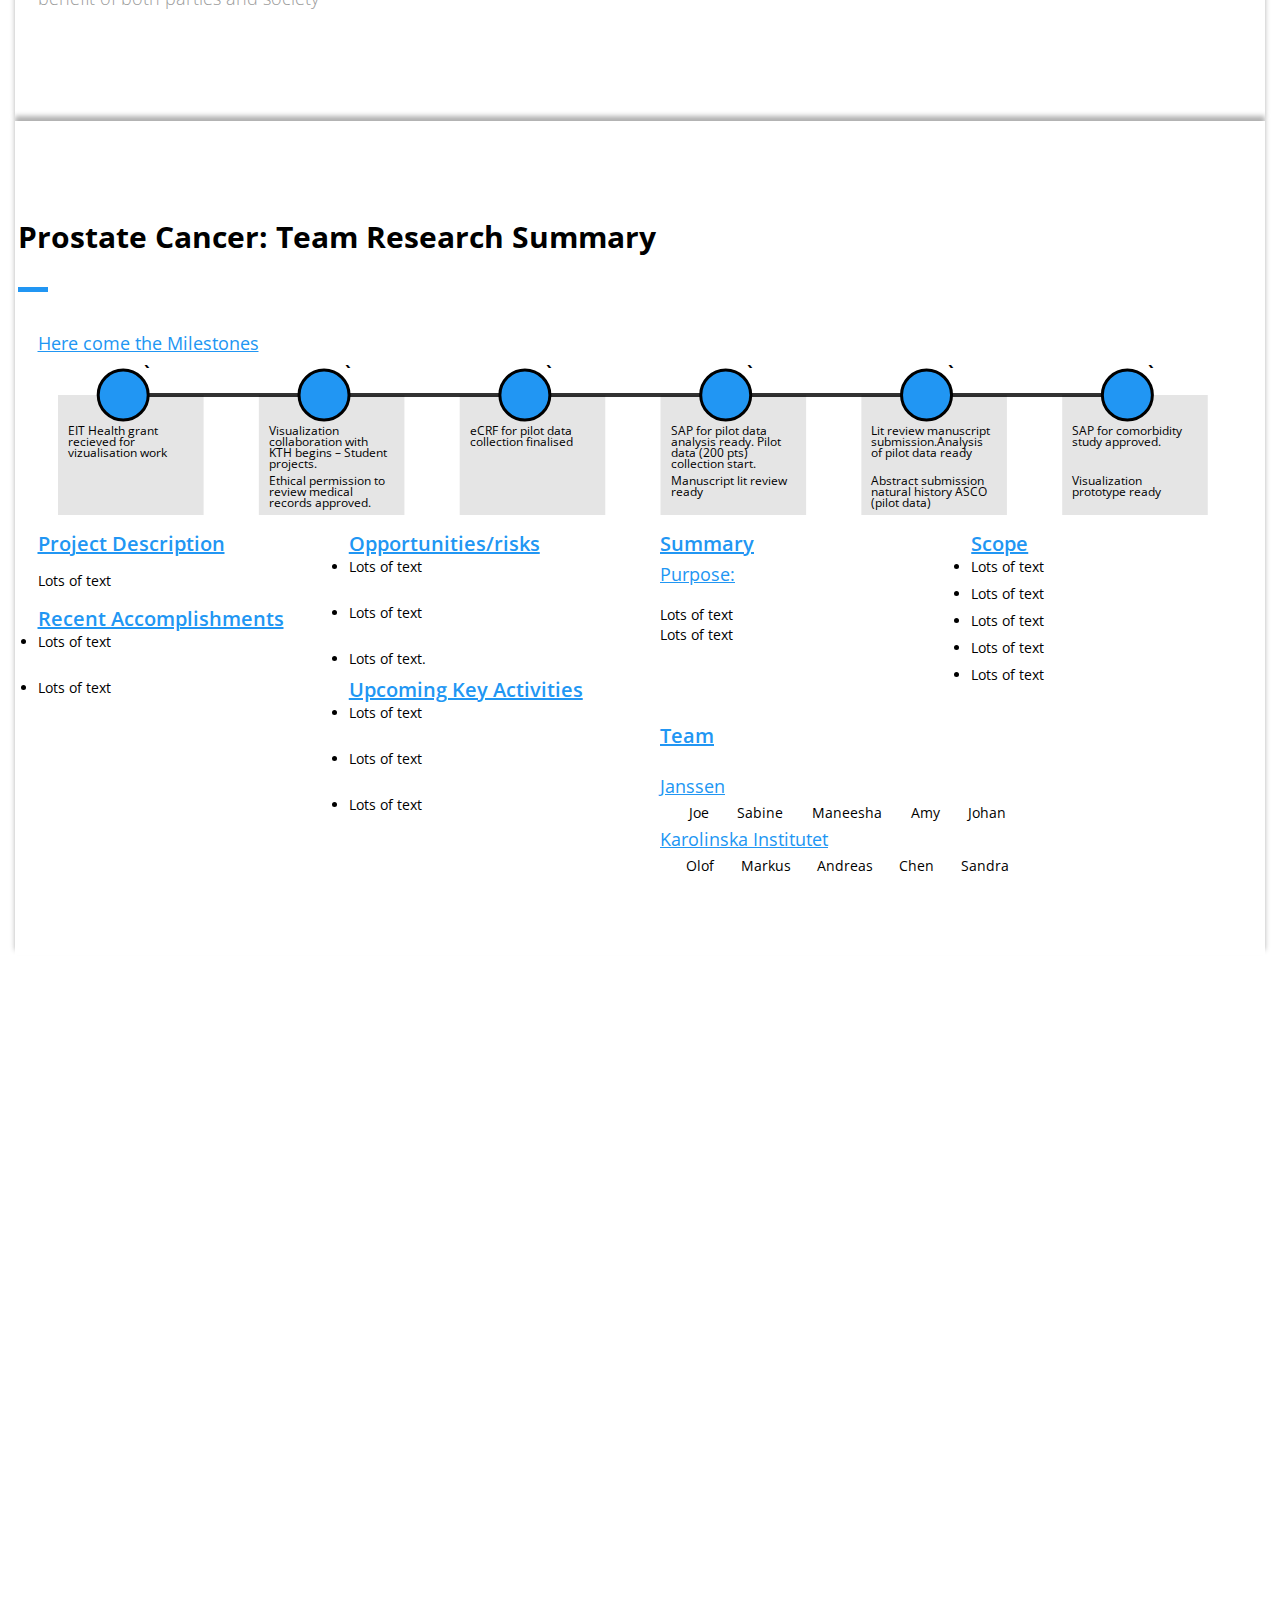
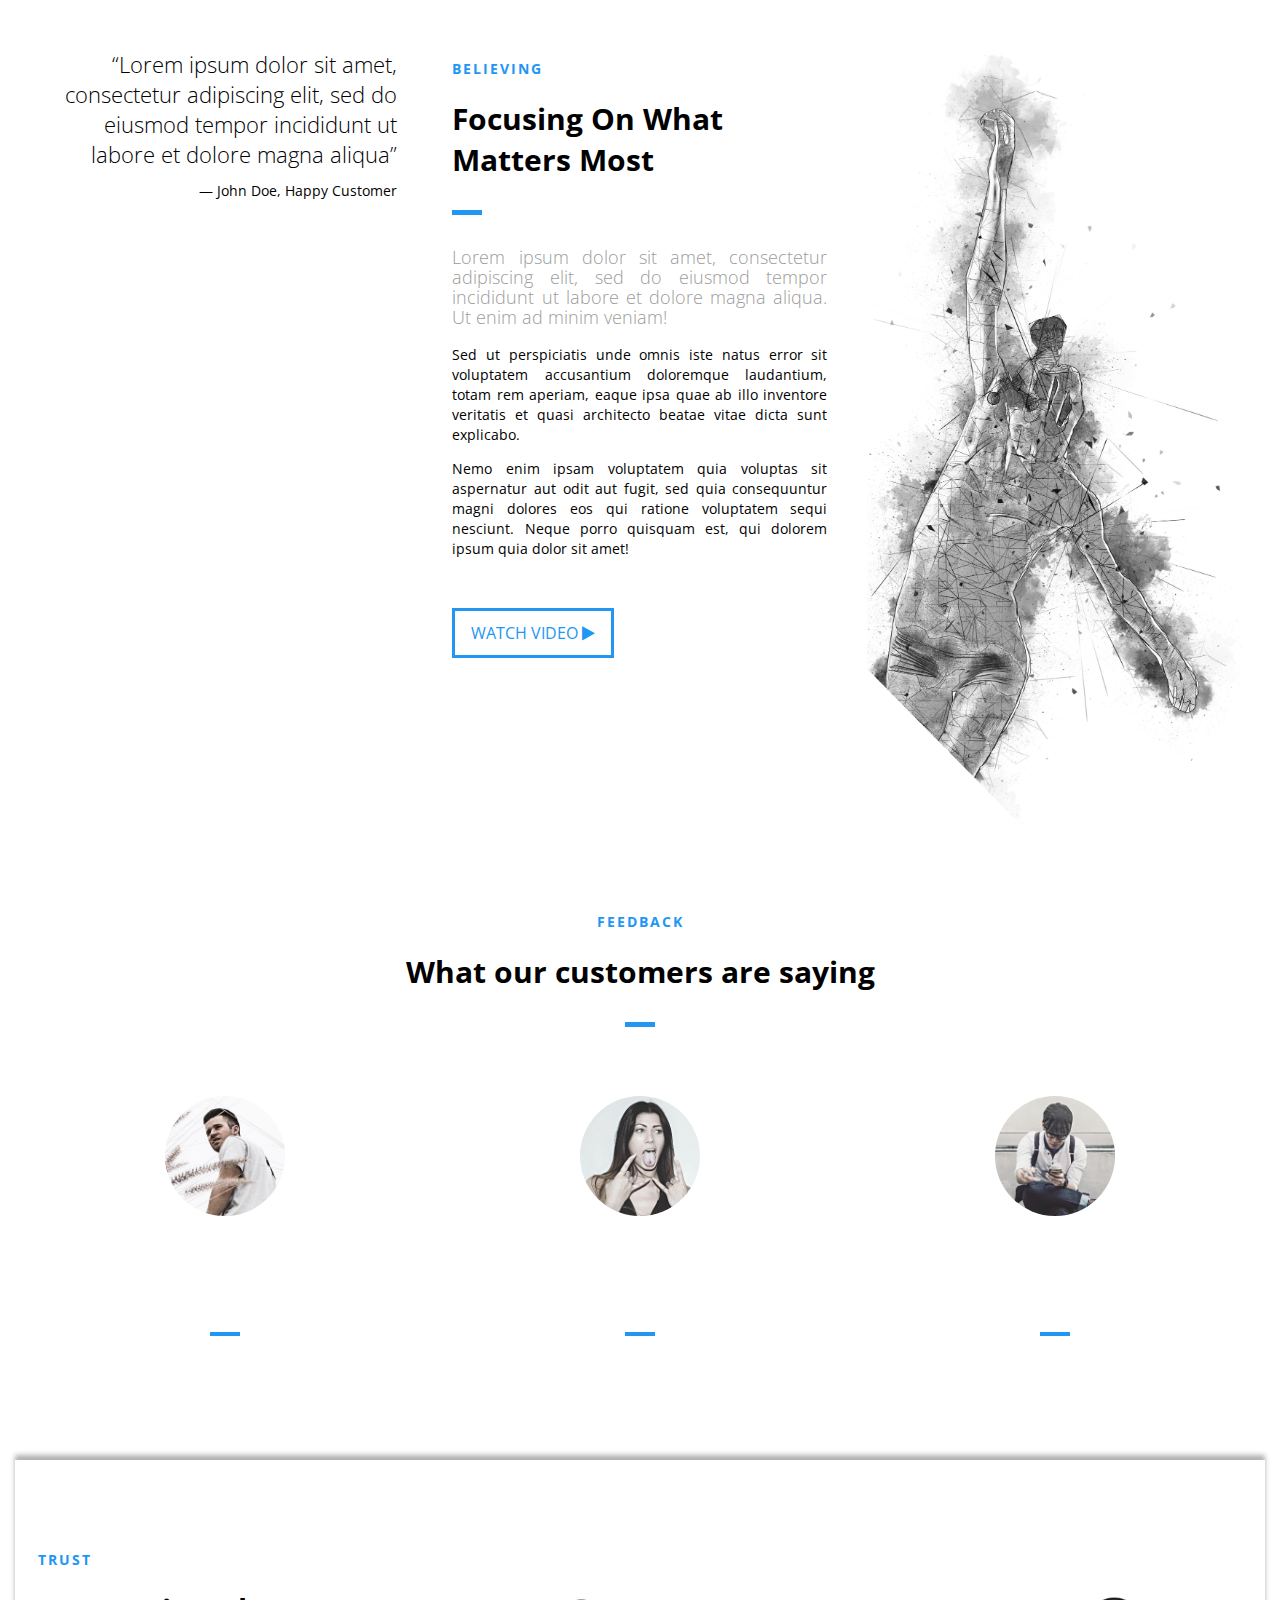
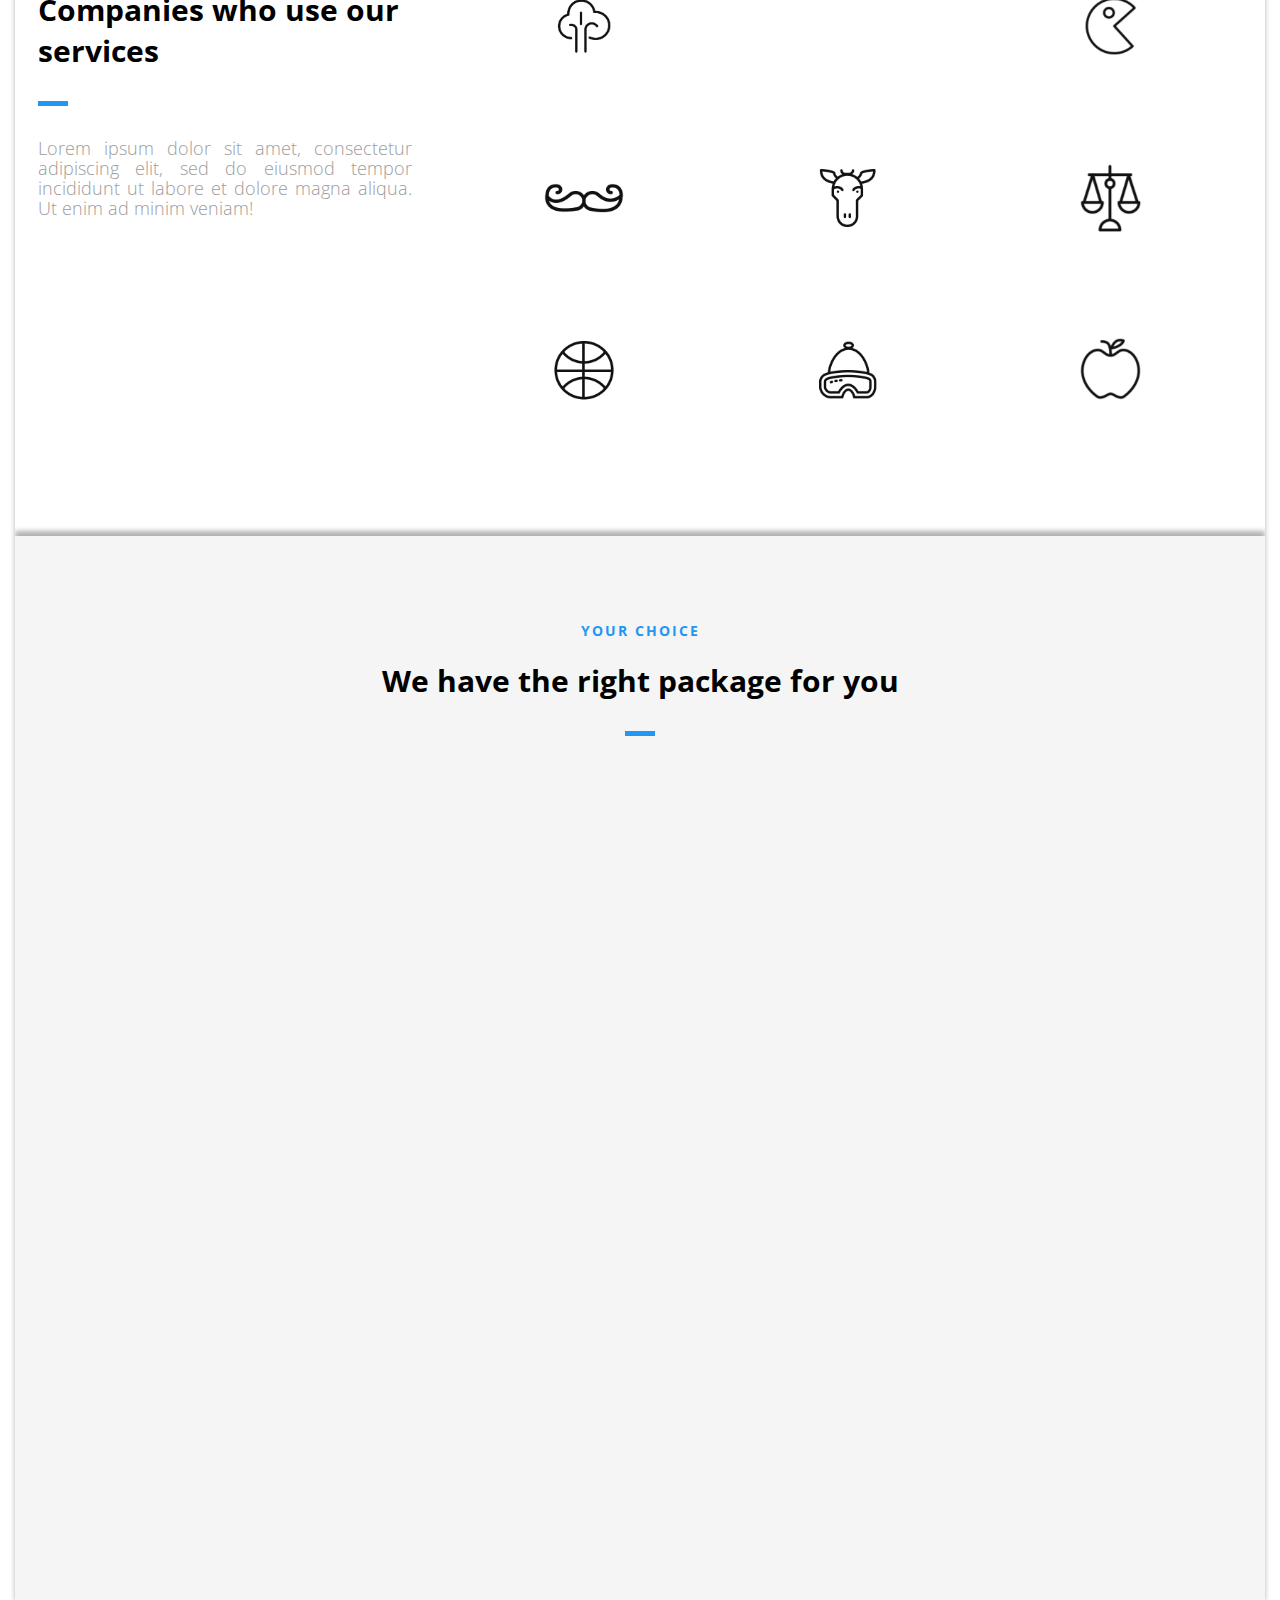
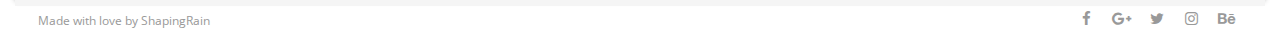
<file: index2.html>
<!DOCTYPE html>
<html>
<head lang="en">
    <meta charset="UTF-8">

    <!--Page Title-->
    <title>Projects Review</title>
    <!--Meta Keywords and Description-->
    <meta name="keywords" content="">
    <meta name="description" content="">
    <meta name="viewport" content="width=device-width, initial-scale=1.0, user-scalable=no"/>
    <link rel="shortcut icon" href="images/favicon.ico" title="Favicon"/>

    <!-- Unique CSS -->
    <link rel="stylesheet" href="css/unique.css">
    <link rel="stylesheet" href="css/font-awesome.min.css">
    <link href="css/animate.css" rel="stylesheet" type="text/css">
    <link href='https://fonts.googleapis.com/css?family=Open+Sans:400,300,600,700,800' rel='stylesheet' type='text/css'>


<!-- All this stuff is for the timeline, this is a testfor now. -->
        <meta charset="UTF-8">
    <meta name="viewport" content="width=device-width, initial-scale=1">
    
    <link href='https://fonts.googleapis.com/css?family=Playfair+Display:700,900|Fira+Sans:400,400italic' rel='stylesheet' type='text/css'>

    <!-- <link rel="stylesheet" href="css/reset.css">  --><!-- CSS reset -->
    <!-- <link rel="stylesheet" href="css/style.css"> --> <!-- Resource style -->
    <script src="js/modernizr.js"></script> <!-- Modernizr -->
    

</head>
<body>

<!-- Preloader -->
<div id="preloader">
    <div id="status" class="la-ball-triangle-path">
        <div></div>
        <div></div>
        <div></div>
    </div>
</div>
<!--End of Preloader-->

<div class="page-border" data-wow-duration="0.7s" data-wow-delay="0.2s">
    <div class="top-border wow fadeInDown animated" style="visibility: visible; animation-name: fadeInDown;"></div>
    <div class="right-border wow fadeInRight animated" style="visibility: visible; animation-name: fadeInRight;"></div>
    <div class="bottom-border wow fadeInUp animated" style="visibility: visible; animation-name: fadeInUp;"></div>
    <div class="left-border wow fadeInLeft animated" style="visibility: visible; animation-name: fadeInLeft;"></div>
</div>

<div id="wrapper">

    <header id="banner" class="scrollto clearfix" data-enllax-ratio=".5">
        <div id="header" class="nav-collapse">
            <div class="row clearfix">
                <div class="col-1">

                    <!--Logo-->
                    <div id="logo">

                        <!--Logo that is shown on the banner-->
                        <img src="images/logo-ki-janssen.png" id="banner-logo" alt="Landing Page"/>
                        <!--End of Banner Logo-->

                        <!--The Logo that is shown on the sticky Navigation Bar-->
                        <img src="images/logo-ki-janssen-blue.png" id="navigation-logo" alt="Landing Page"/>
                        <!--End of Navigation Logo-->

                    </div>
                    <!--End of Logo-->

                    <aside>

                        <!--Social Icons in Header-->
                       <!--  <ul class="social-icons">
                            <li>
                                <a target="_blank" title="Facebook" href="https://www.facebook.com/username">
                                    <i class="fa fa-facebook fa-1x"></i><span>Facebook</span>
                                </a>
                            </li>
                            <li>
                                <a target="_blank" title="Google+" href="http://google.com/+username">
                                    <i class="fa fa-google-plus fa-1x"></i><span>Google+</span>
                                </a>
                            </li>
                            <li>
                                <a target="_blank" title="Twitter" href="http://www.twitter.com/username">
                                    <i class="fa fa-twitter fa-1x"></i><span>Twitter</span>
                                </a>
                            </li>
                            <li>
                                <a target="_blank" title="Instagram" href="http://www.instagram.com/username">
                                    <i class="fa fa-instagram fa-1x"></i><span>Instagram</span>
                                </a>
                            </li>
                            <li>
                                <a target="_blank" title="behance" href="http://www.behance.net">
                                    <i class="fa fa-behance fa-1x"></i><span>Behance</span>
                                </a>
                            </li>
                        </ul> -->
                        <!--End of Social Icons in Header-->

                    </aside>

                    <!--Main Navigation-->
                    <nav id="nav-main">
                        <ul>
                            <li>
                                <a href="#banner">Home</a>
                            </li>
                            <li>
                                <a href="#about">Mission</a>
                            </li>
                            <li>
                                <a href="#gallery">Project 1</a>
                            </li>
                            <li>
                                <a href="#services">Project 2</a>
                            </li>

                        </ul>
                    </nav>
                    <!--End of Main Navigation-->

                    <div id="nav-trigger"><span></span></div>
                    <nav id="nav-mobile"></nav>

                </div>
            </div>
        </div><!--End of Header-->

        <!--Banner Content-->
        <div id="banner-content" class="row clearfix">

            <div class="col-38">

                <div class="section-heading">
                    
                    <h1>Karolinska Institutet/Janssen Collaboration in Real World Evidence </h1>
                    <h2>Joint Steering Group Meeting 
                    <br> TH – Royal Institute of Technology
                    <br> 3 April 2017</h2>
                </div>

                <!--Call to Action-->
                <a href="#" class="button">START CREATING TODAY</a>
                <!--End Call to Action-->

            </div>

        </div><!--End of Row-->
    </header>

    <!--Main Content Area-->
    <main id="content">

        <!--Introduction-->
        <section id="about" class="introduction scrollto">

            <div id="mission" class="row clearfix">

                <div class="col-3" layout="column">
                    <div class="section-heading">
                        <h3>Mission</h3>
                        <h2 class="section-title">This collaboration will be a world leading academia/pharmaceutical industry cooperation for RWE research &amp; methodology development in order to understand and improve outcomes for the patients and societies
                        </h2>
                        <p class="section-subtitle">The partnership is build on collaboration, openness and transparency for the mutual benefit of both parties and society</p>
                    </div>

                </div>
                <div class="col-5" layout="column"> </div>
                <div class="col-3" layout="column">
                    <div class="pillars wow fadeInUp" data-wow-delay="0.1s">
                        <!--Icon-->
                        <h2> Pillars </h2>

                        <div class="pillars box-blue">
                            <p> Enhance science by research in selected areas </p>
                        </div>

                        <div class="pillars box-blue">
                            <p> Make connections to other researchers/data by actively benchmark and build on our strengths. </p>
                        </div>

                        <div class="pillars box-blue">
                            <p> Deliver actionable research by integrating research results in practice.</p>
                        </div>
                    </div>
                    <!--End of Icon Block-->

                    <!--Icon Block-->
                    
                    <!--Icon Block-->
                  
                    <!--End of Icon Block-->

                </div>
            </div>


        </section>

        <section id="project1">

            <div id="teamResearchSummary" class="row clearfix projects">
            <div class="section-heading">
            <h2 class="section-title"> Prostate Cancer: Team Research Summary </h2> </div>
            <div layout="row" class="col-1">
           
            <div id="new" class="milestones" layout="row" > 
                <h5> Here come the Milestones</h5>
            <svg id="milestones" class="col-1" > </svg>
            </div>
                
            </div>
<!-- First column: project description and accomplishments -->
            <div layout="column" class="col-4"> 
            <div class="projectDescription"> 
                <h6> Project Description </h6>
                <p> Lots of text </p>
            </div> 
            <div class="recent-accomplishments"> 
            <h6> Recent Accomplishments </h6>
            <ul class="lists">
            <li> Lots of text </li>
            <br>
            <li> Lots of text </li>
            </ul>
            </div>
            </div>
<!-- Second column: risks, opportunities and upcoming actions -->
            <div layout="column" class="col-4"> 
            <div class="risksOpportunities">
                <h6> Opportunities/risks </h6>
                <ul class="lists"> 
                <li> Lots of text </li> <br>
                <li> Lots of text </li> <br>
                <li> Lots of text.</li>
            </div>
            <div class="upcomingAct">
                <h6> Upcoming Key Activities </h6>
                <ul class="lists"> 
                <li>Lots of text</li><br>
                <li> Lots of text </li> <br>
                <li> Lots of text </li>
                </ul>
            </div>
            </div> 

            <div layout="column" class="col-4">
            <div class="Summary"> 
            <h6> Summary </h6>
            <h5> Purpose: </h5>
                    <p>
                    Lots of text 
                    <br>
                    Lots of text
                    </p>
            </div>
            </div>
            <div layout="column" class="col-4">
            <div  class="Scope">
            <h6> Scope </h6> 
            <ul class="lists"> 
                <li> Lots of text </li>
                <li> Lots of text </li> 
                <li> Lots of text </li>
                <li> Lots of text </li>
                <li> Lots of text </li>
            </ul>
            </div>
            </div>

            <div layout="row" class="col-3">
            <div class="Team">
            <h6> Team </h6>
                <h5> Janssen </h5>
                <ul class="teamLists"> 
                <li> Joe  </li>
                <li> Sabine  </li>
                <li> Maneesha  </li>
                <li> Amy  </li>
                <li> Johan  </li>
                </ul>

                <h5> Karolinska Institutet </h5>
                <ul class="teamLists"> 
                <li> Olof  </li>
                <li>Markus </li>
                <li>Andreas </li>
                <li>Chen  </li>
                <li>Sandra </li>
                </ul>
            </div>

        </div>
    </ul>
</div>

        </section>
        <!--End of Introduction-->


        <!--Gallery-->
        <aside id="gallery" class="row text-center scrollto clearfix" data-featherlight-gallery
                 data-featherlight-filter="a">

                <a href="images/gallery-images/gallery-image-1.jpg" data-featherlight="image" class="col-3 wow fadeIn"
                   data-wow-delay="0.1s"><img src="images/gallery-images/gallery-image-1.jpg" alt="Landing Page"/></a>
                <a href="images/gallery-images/gallery-image-2.jpg" data-featherlight="image" class="col-3 wow fadeIn"
                   data-wow-delay="0.3s"><img src="images/gallery-images/gallery-image-2.jpg" alt="Landing Page"/></a>
                <a href="images/gallery-images/gallery-image-3.jpg" data-featherlight="image" class="col-3 wow fadeIn"
                   data-wow-delay="0.5s"><img src="images/gallery-images/gallery-image-3.jpg" alt="Landing Page"/></a>
                <a href="images/gallery-images/gallery-image-4.jpg" data-featherlight="image" class="col-3 wow fadeIn"
                   data-wow-delay="1.1s"><img src="images/gallery-images/gallery-image-4.jpg" alt="Landing Page"/></a>
                <a href="images/gallery-images/gallery-image-5.jpg" data-featherlight="image" class="col-3 wow fadeIn"
                   data-wow-delay="0.9s"><img src="images/gallery-images/gallery-image-5.jpg" alt="Landing Page"/></a>
                <a href="images/gallery-images/gallery-image-6.jpg" data-featherlight="image" class="col-3 wow fadeIn"
                   data-wow-delay="0.7s"><img src="images/gallery-images/gallery-image-6.jpg" alt="Landing Page"/></a>

        </aside>
        <!--End of Gallery-->


        <!--Content Section-->
        <div id="services" class="scrollto clearfix">

            <div class="row no-padding-bottom clearfix">


                <!--Content Left Side-->
                <div class="col-3">
                    <!--User Testimonial-->
                    <blockquote class="testimonial text-right bigtest">
                        <q>Lorem ipsum dolor sit amet, consectetur adipiscing elit, sed do eiusmod tempor incididunt ut
                            labore
                            et dolore magna aliqua</q>
                        <footer>— John Doe, Happy Customer</footer>
                    </blockquote>
                    <!-- End of Testimonial-->

                </div>
                <!--End Content Left Side-->

                <!--Content of the Right Side-->
                <div class="col-3">
                    <div class="section-heading">
                        <h3>BELIEVING</h3>
                        <h2 class="section-title">Focusing On What Matters Most</h2>
                        <p class="section-subtitle">Lorem ipsum dolor sit amet, consectetur adipiscing elit, sed do
                            eiusmod tempor incididunt ut labore et dolore magna aliqua. Ut enim ad minim veniam!</p>
                    </div>
                    <p>Sed ut perspiciatis unde omnis iste natus error sit voluptatem accusantium doloremque laudantium,
                        totam rem aperiam, eaque ipsa quae ab illo inventore veritatis et quasi architecto beatae vitae
                        dicta sunt explicabo.
                    </p>
                    <p>
                        Nemo enim ipsam voluptatem quia voluptas sit aspernatur aut odit aut fugit, sed quia
                        consequuntur magni dolores eos qui ratione voluptatem sequi nesciunt.
                        Neque porro quisquam est, qui dolorem ipsum quia dolor sit amet!
                    </p>
                    <!-- Just replace the Video ID "UYJ5IjBRlW8" with the ID of your video on YouTube (Found within the URL) -->
                    <a href="#" data-videoid="UYJ5IjBRlW8" data-videosite="youtube" class="button video link-lightbox">
                        WATCH VIDEO <i class="fa fa-play" aria-hidden="true"></i>
                    </a>
                </div>
                <!--End Content Right Side-->

                <div class="col-3">
                    <img src="images/dancer.jpg" alt="Dancer"/>
                </div>

            </div>


        </div>
        <!--End of Content Section-->

        <!--Testimonials-->
        <aside id="testimonials" class="scrollto text-center" data-enllax-ratio=".2">

            <div class="row clearfix">

                <div class="section-heading">
                    <h3>FEEDBACK</h3>
                    <h2 class="section-title">What our customers are saying</h2>
                </div>

                <!--User Testimonial-->
                <blockquote class="col-3 testimonial classic">
                    <img src="images/user-images/user-1.jpg" alt="User"/>
                    <q>Lorem ipsum dolor sit amet, consectetur adipiscing elit, sed do eiusmod tempor incididunt ut
                        labore
                        et dolore magna aliqua</q>
                    <footer>John Doe - Happy Customer</footer>
                </blockquote>
                <!-- End of Testimonial-->

                <!--User Testimonial-->
                <blockquote class="col-3 testimonial classic">
                    <img src="images/user-images/user-2.jpg" alt="User"/>
                    <q>Lorem ipsum dolor sit amet, consectetur adipiscing elit, sed do eiusmod tempor incididunt ut
                        labore
                        et dolore magna aliqua</q>
                    <footer>Roslyn Doe - Happy Customer</footer>
                </blockquote>
                <!-- End of Testimonial-->

                <!--User Testimonial-->
                <blockquote class="col-3 testimonial classic">
                    <img src="images/user-images/user-3.jpg" alt="User"/>
                    <q>Lorem ipsum dolor sit amet, consectetur adipiscing elit, sed do eiusmod tempor incididunt ut
                        labore
                        et dolore magna aliqua</q>
                    <footer>Thomas Doe - Happy Customer</footer>
                </blockquote>
                <!-- End of Testimonial-->

            </div>

        </aside>
        <!--End of Testimonials-->

        <!--Clients-->
        <section id="clients" class="scrollto clearfix">
            <div class="row clearfix">

                <div class="col-3">

                    <div class="section-heading">
                        <h3>TRUST</h3>
                        <h2 class="section-title">Companies who use our services</h2>
                        <p class="section-subtitle">Lorem ipsum dolor sit amet, consectetur adipiscing elit, sed do
                            eiusmod
                            tempor incididunt ut labore et dolore magna aliqua. Ut enim ad minim veniam!</p>
                    </div>

                </div>

                <div class="col-2-3">

                    <a href="#" class="col-3">
                        <img src="images/company-images/company-logo1.png" alt="Company"/>
                        <div class="client-overlay"><span>Tree</span></div>
                    </a>
                    <a href="#" class="col-3">
                        <img src="images/logo-ki-janssen.png" alt="Company"/>
                        <div class="client-overlay"><span>Fingerprint</span></div>
                    </a>
                    <a href="#" class="col-3">
                        <img src="images/company-images/company-logo3.png" alt="Company"/>
                        <div class="client-overlay"><span>The Man</span></div>
                    </a>
                    <a href="#" class="col-3">
                        <img src="images/company-images/company-logo4.png" alt="Company"/>
                        <div class="client-overlay"><span>Mustache</span></div>
                    </a>
                    <a href="#" class="col-3">
                        <img src="images/company-images/company-logo5.png" alt="Company"/>
                        <div class="client-overlay"><span>Goat</span></div>
                    </a>
                    <a href="#" class="col-3">
                        <img src="images/company-images/company-logo6.png" alt="Company"/>
                        <div class="client-overlay"><span>Justice</span></div>
                    </a>
                    <a href="#" class="col-3">
                        <img src="images/company-images/company-logo7.png" alt="Company"/>
                        <div class="client-overlay"><span>Ball</span></div>
                    </a>
                    <a href="#" class="col-3">
                        <img src="images/company-images/company-logo8.png" alt="Company"/>
                        <div class="client-overlay"><span>Cold</span></div>
                    </a>

                    <a href="#" class="col-3">
                        <img src="images/company-images/company-logo9.png" alt="Company"/>
                        <div class="client-overlay"><span>Cold</span></div>
                    </a>

                </div>

            </div>
        </section>
        <!--End of Clients-->

        <!--Pricing Tables-->
        <section id="pricing" class="secondary-color text-center scrollto clearfix ">
            <div class="row clearfix">

                <div class="section-heading">
                    <h3>YOUR CHOICE</h3>
                    <h2 class="section-title">We have the right package for you</h2>
                </div>

                <!--Pricing Block-->
                <div class="pricing-block col-3 wow fadeInUp" data-wow-delay="0.4s">
                    <div class="pricing-block-content">
                        <h3>Personal</h3>
                        <p class="pricing-sub">The standard version</p>
                        <div class="pricing">
                            <div class="price"><span>$</span>19</div>
                            <p>Lorem ipsum dolor sit amet, consectetur adipiscing elit</p>
                        </div>
                        <ul>
                            <li>5 Downloads</li>
                            <li>2 Extensions</li>
                            <li>Tutorials</li>
                            <li>Forum Support</li>
                            <li>1 year free updates</li>
                        </ul>
                        <a href="#" class="button">BUY TODAY</a>
                    </div>
                </div>
                <!--End Pricing Block-->

                <!--Pricing Block-->
                <div class="pricing-block featured col-3 wow fadeInUp" data-wow-delay="0.6s">
                    <div class="pricing-block-content">
                        <h3>Student</h3>
                        <p class="pricing-sub">Most popular choice</p>
                        <div class="pricing">
                            <div class="price"><span>$</span>29</div>
                            <p>Lorem ipsum dolor sit amet, consectetur adipiscing elit</p>
                        </div>
                        <ul>
                            <li>15 Downloads</li>
                            <li>5 Extensions</li>
                            <li>Tutorials with Files</li>
                            <li>Forum Support</li>
                            <li>2 years free updates</li>
                        </ul>
                        <a href="#" class="button">BUY TODAY</a>
                    </div>
                </div>
                <!--End Pricing Block-->

                <!--Pricing Block-->
                <div class="pricing-block col-3 wow fadeInUp" data-wow-delay="0.8s">
                    <div class="pricing-block-content">
                        <h3>Business</h3>
                        <p class="pricing-sub">For the whole team</p>
                        <div class="pricing">
                            <div class="price"><span>$</span>49</div>
                            <p>Lorem ipsum dolor sit amet, consectetur adipiscing elit</p>
                        </div>
                        <ul>
                            <li>Unlimited Downloads</li>
                            <li>Unlimited Extensions</li>
                            <li>HD Video Tutorials</li>
                            <li>Chat Support</li>
                            <li>Lifetime free updates</li>
                        </ul>
                        <a href="#" class="button">BUY TODAY</a>
                    </div>
                </div>
                <!--End Pricing Block-->

            </div>
        </section>
        <!--End of Pricing Tables-->

    </main>
    <!--End Main Content Area-->


    <!--Footer-->
    <footer id="landing-footer" class="clearfix">
        <div class="row clearfix">

            <p id="copyright" class="col-2">Made with love by <a href="https://www.shapingrain.com">ShapingRain</a></p>

            <!--Social Icons in Footer-->
            <ul class="col-2 social-icons">
                <li>
                    <a target="_blank" title="Facebook" href="https://www.facebook.com/username">
                        <i class="fa fa-facebook fa-1x"></i><span>Facebook</span>
                    </a>
                </li>
                <li>
                    <a target="_blank" title="Google+" href="http://google.com/+username">
                        <i class="fa fa-google-plus fa-1x"></i><span>Google+</span>
                    </a>
                </li>
                <li>
                    <a target="_blank" title="Twitter" href="http://www.twitter.com/username">
                        <i class="fa fa-twitter fa-1x"></i><span>Twitter</span>
                    </a>
                </li>
                <li>
                    <a target="_blank" title="Instagram" href="http://www.instagram.com/username">
                        <i class="fa fa-instagram fa-1x"></i><span>Instagram</span>
                    </a>
                </li>
                <li>
                    <a target="_blank" title="behance" href="http://www.behance.net">
                        <i class="fa fa-behance fa-1x"></i><span>Behance</span>
                    </a>
                </li>
            </ul>
            <!--End of Social Icons in Footer-->
        </div>
    </footer>
    <!--End of Footer-->

</div>

<!-- Include JavaScript resources -->
<script src="js/d3.js"></script>
<script src="js/d3.min.js"></script>
<script src="https://d3js.org/d3.v4.min.js"></script>
<script src="js/jquery.1.8.3.min.js"></script>
<script src="js/wow.min.js"></script>
<script src="js/featherlight.min.js"></script>
<script src="js/featherlight.gallery.min.js"></script>
<script src="js/jquery.enllax.min.js"></script>
<script src="js/jquery.scrollUp.min.js"></script>
<script src="js/jquery.easing.min.js"></script>
<script src="js/jquery.stickyNavbar.min.js"></script>
<script src="js/jquery.waypoints.min.js"></script>
<script src="js/images-loaded.min.js"></script>
<!-- <script src="js/lightbox.min.js"></script>
 --><script src="js/site.js"></script>
<script src="js/drawd3.js"></script>



</body>
</html>
</file>
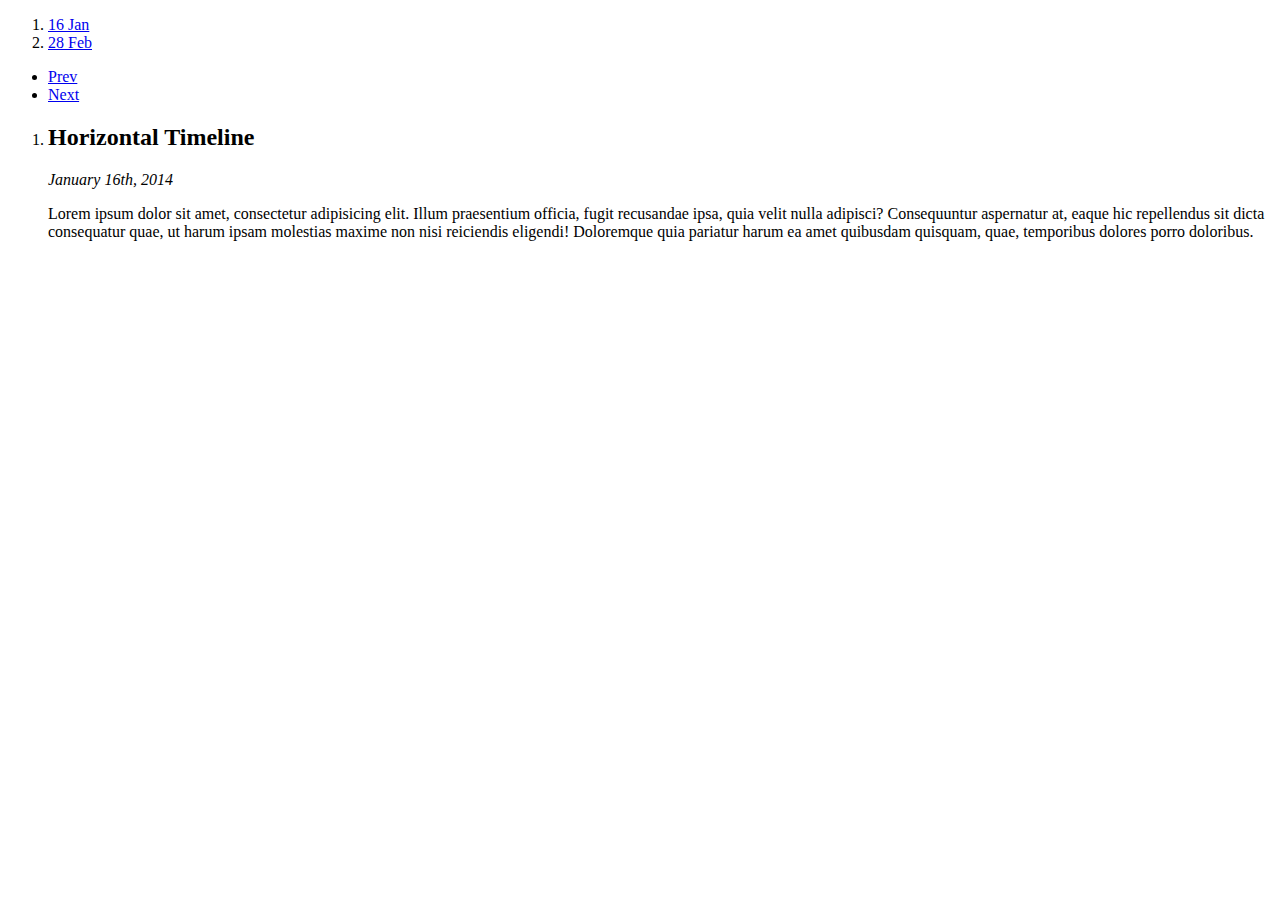
<file: test.html>
<!DOCTYPE html>
<html>
<head><link rel="stylesheet" href="test.css">
</head>
<body>
<section class="cd-horizontal-timeline">
    <div class="timeline">
        <div class="events-wrapper">
            <div class="events">
                <ol>
                    <li><a href="#0" data-date="16/01/2014" class="selected">16 Jan</a></li>
                    <li><a href="#0" data-date="28/02/2014">28 Feb</a></li>
                    <!-- other dates here -->
                </ol>
 
                <span class="filling-line" aria-hidden="true"></span>
            </div> <!-- .events -->
        </div> <!-- .events-wrapper -->
            
        <ul class="cd-timeline-navigation">
            <li><a href="#0" class="prev inactive">Prev</a></li>
            <li><a href="#0" class="next">Next</a></li>
        </ul> <!-- .cd-timeline-navigation -->
    </div> <!-- .timeline -->
 
    <div class="events-content">
        <ol>
            <li class="selected" data-date="16/01/2014">
                <h2>Horizontal Timeline</h2>
                <em>January 16th, 2014</em>
                <p> 
                    Lorem ipsum dolor sit amet, consectetur adipisicing elit. Illum praesentium officia, fugit recusandae ipsa, quia velit nulla adipisci? Consequuntur aspernatur at, eaque hic repellendus sit dicta consequatur quae, ut harum ipsam molestias maxime non nisi reiciendis eligendi! Doloremque quia pariatur harum ea amet quibusdam quisquam, quae, temporibus dolores porro doloribus.
                </p>
            </li>
 
            <li data-date="28/02/2014">
                <!-- event description here -->
            </li>
 
            <!-- other descriptions here -->
        </ol>
    </div> <!-- .events-content -->
</section>
</body>
</html>
</file>
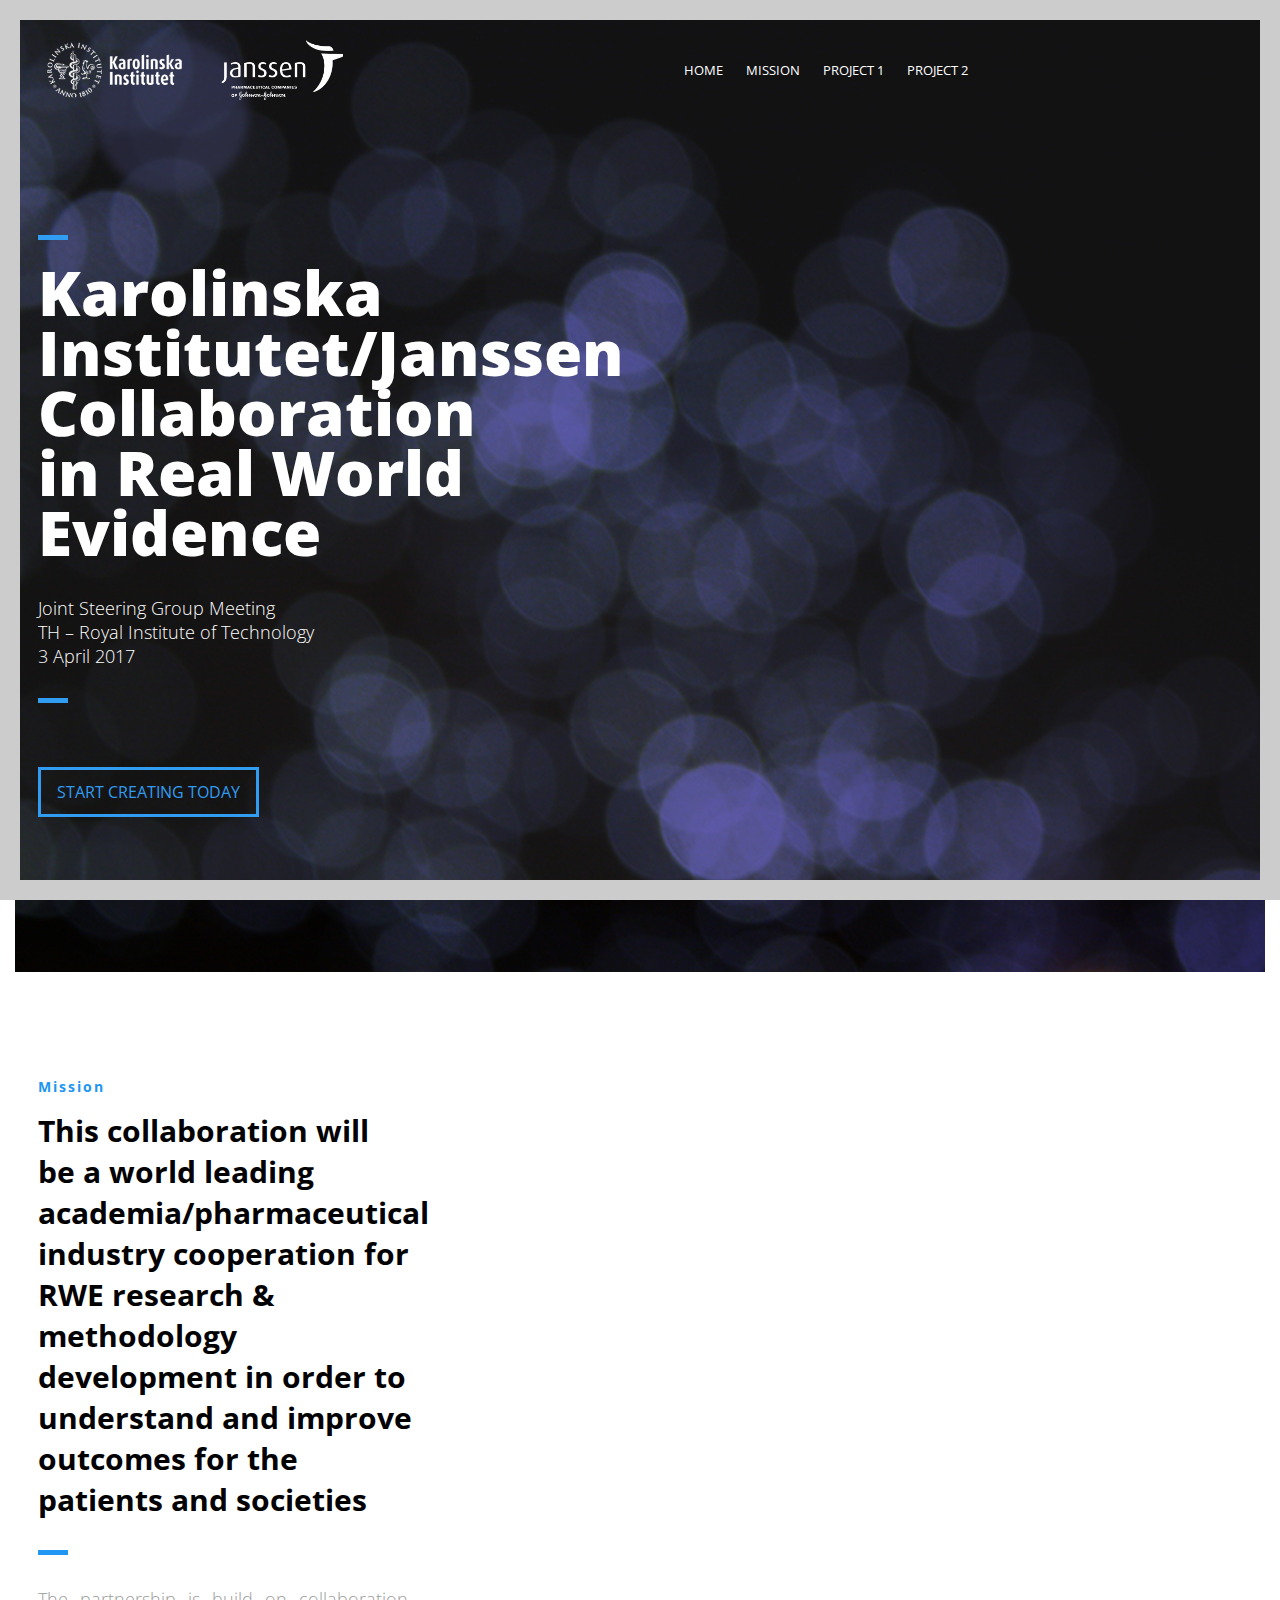
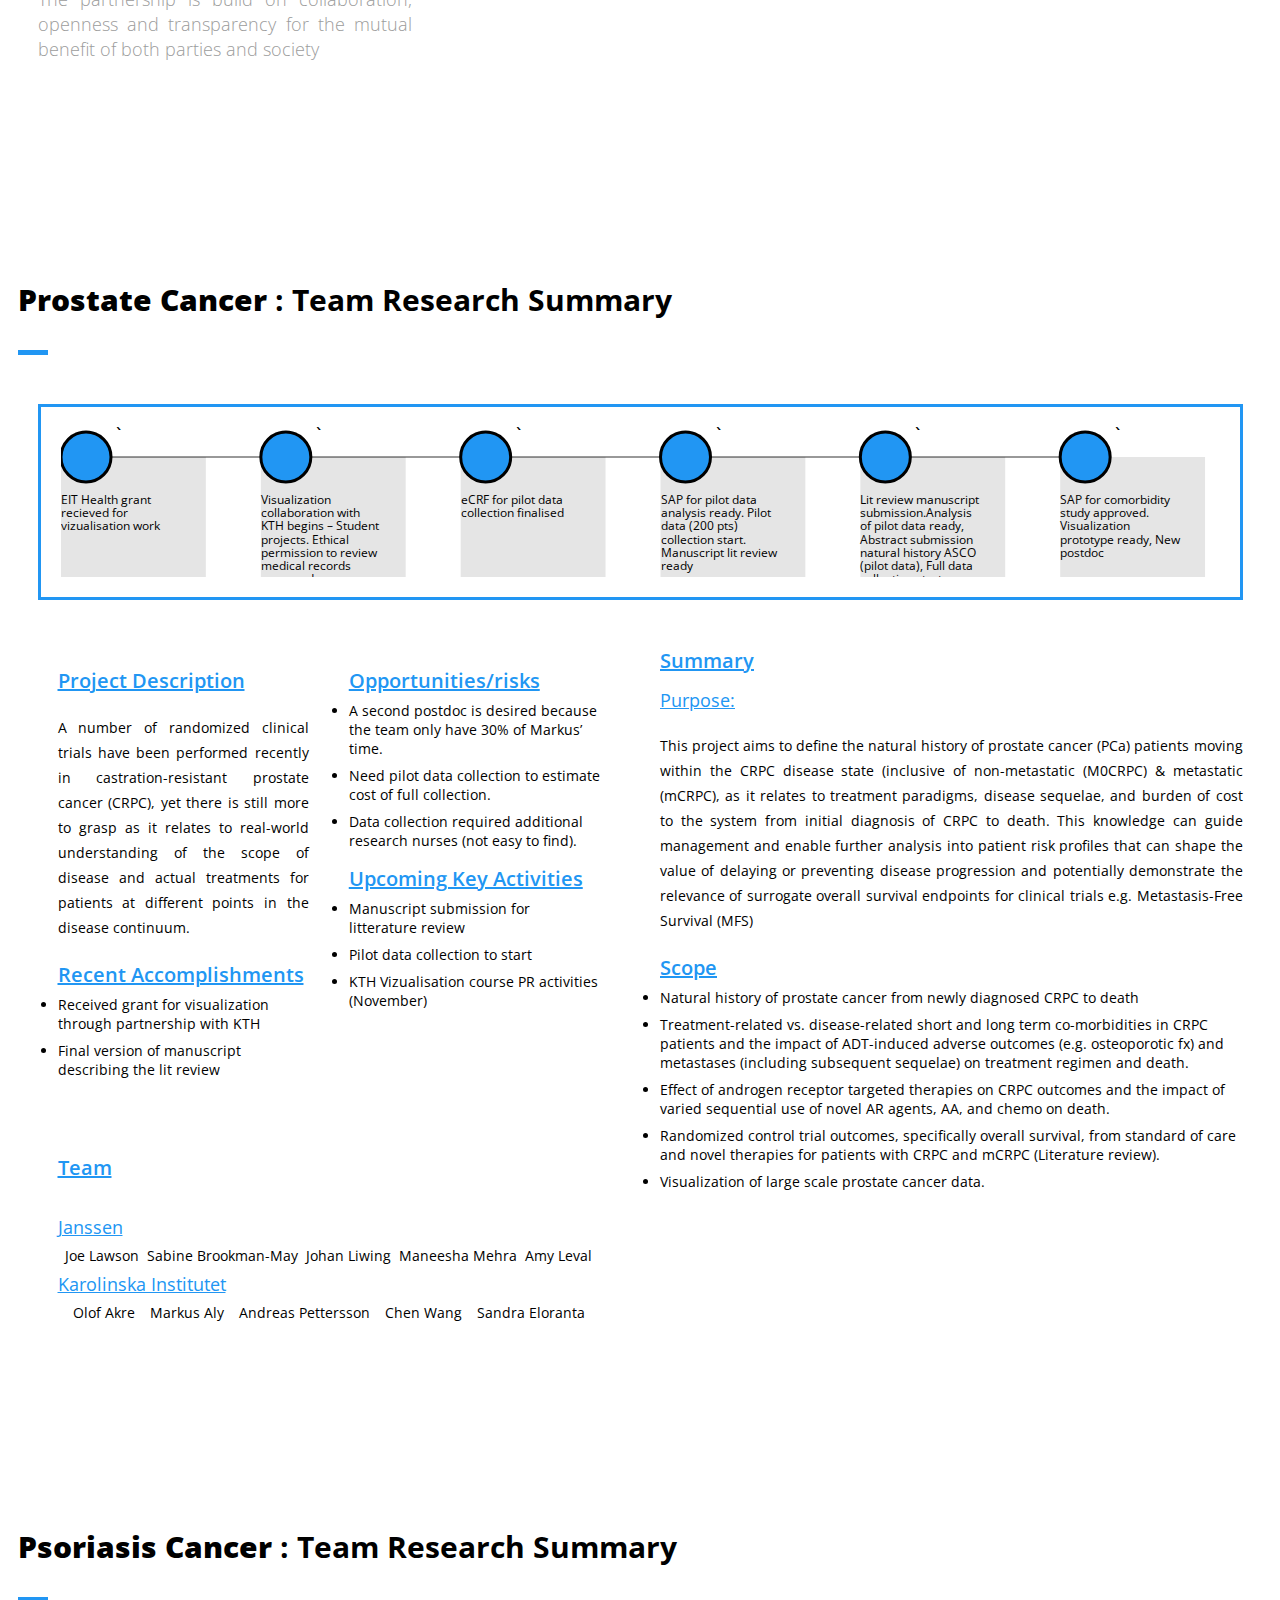
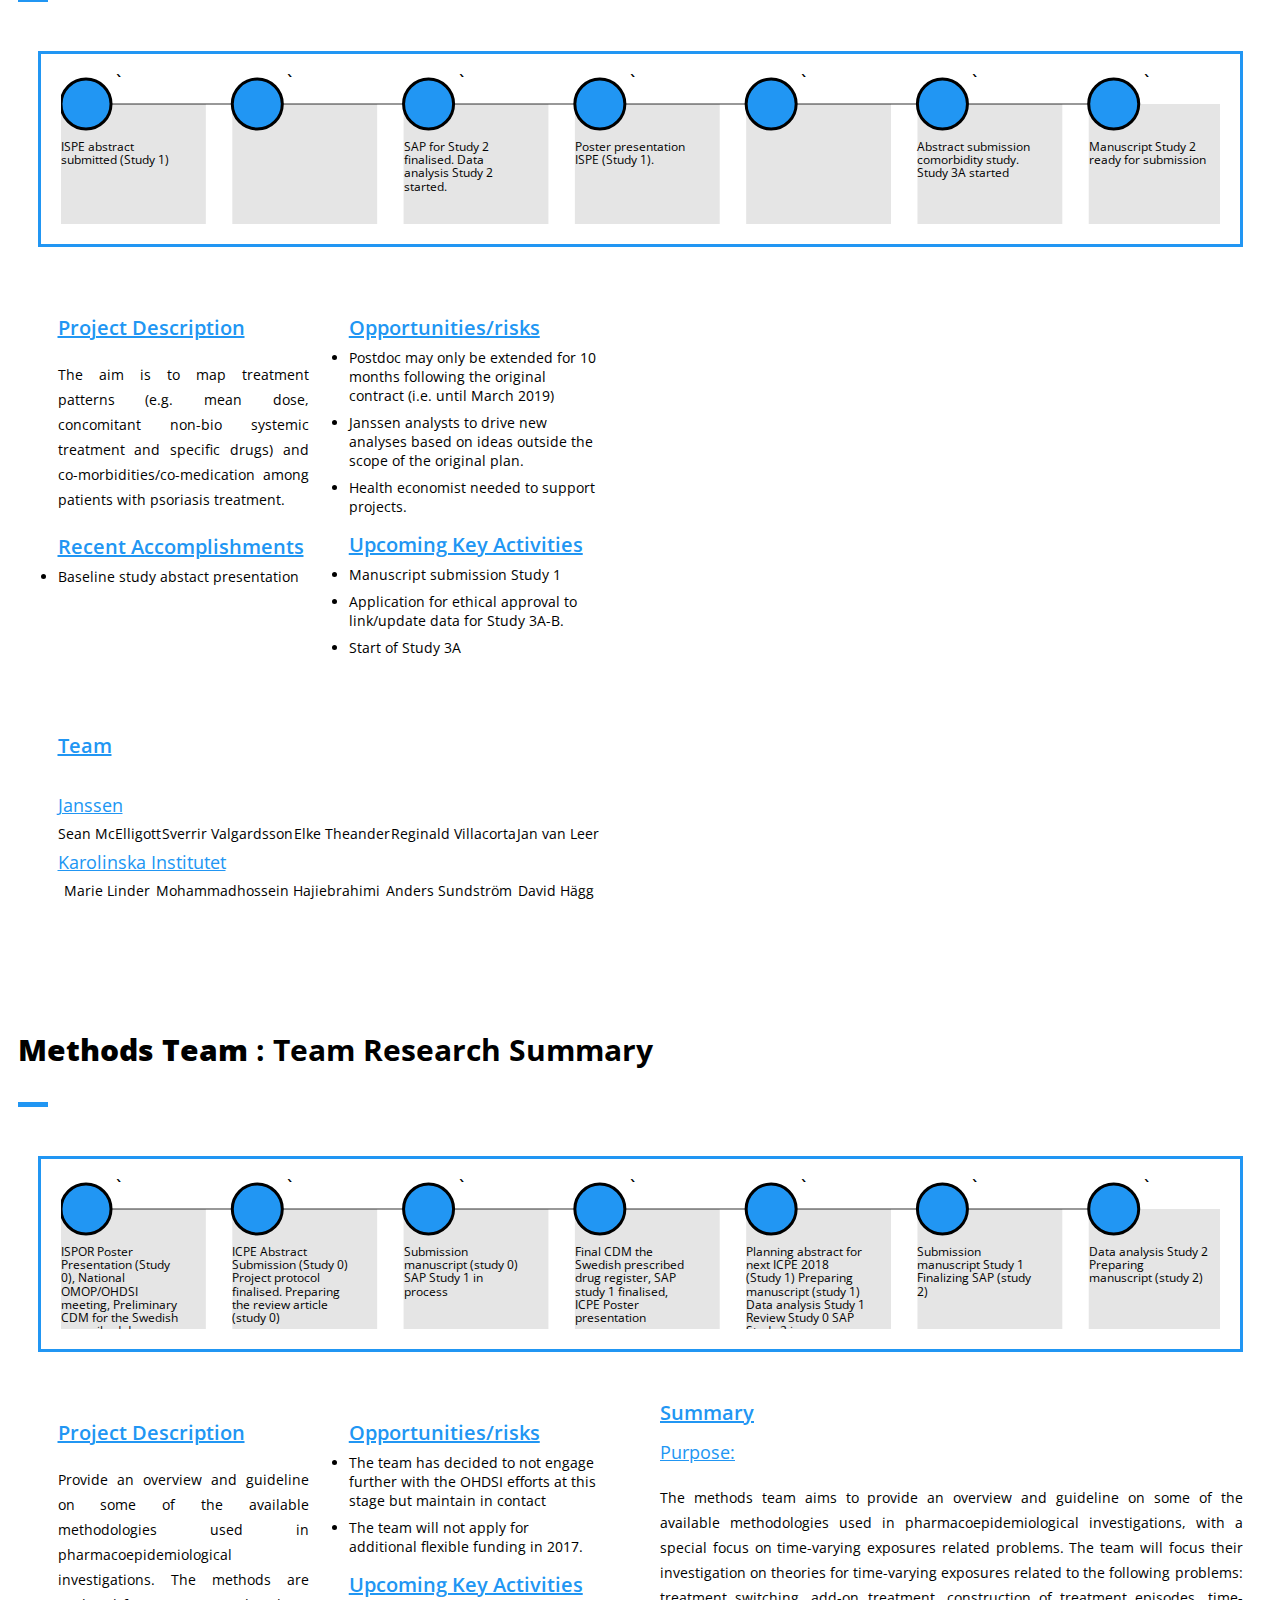
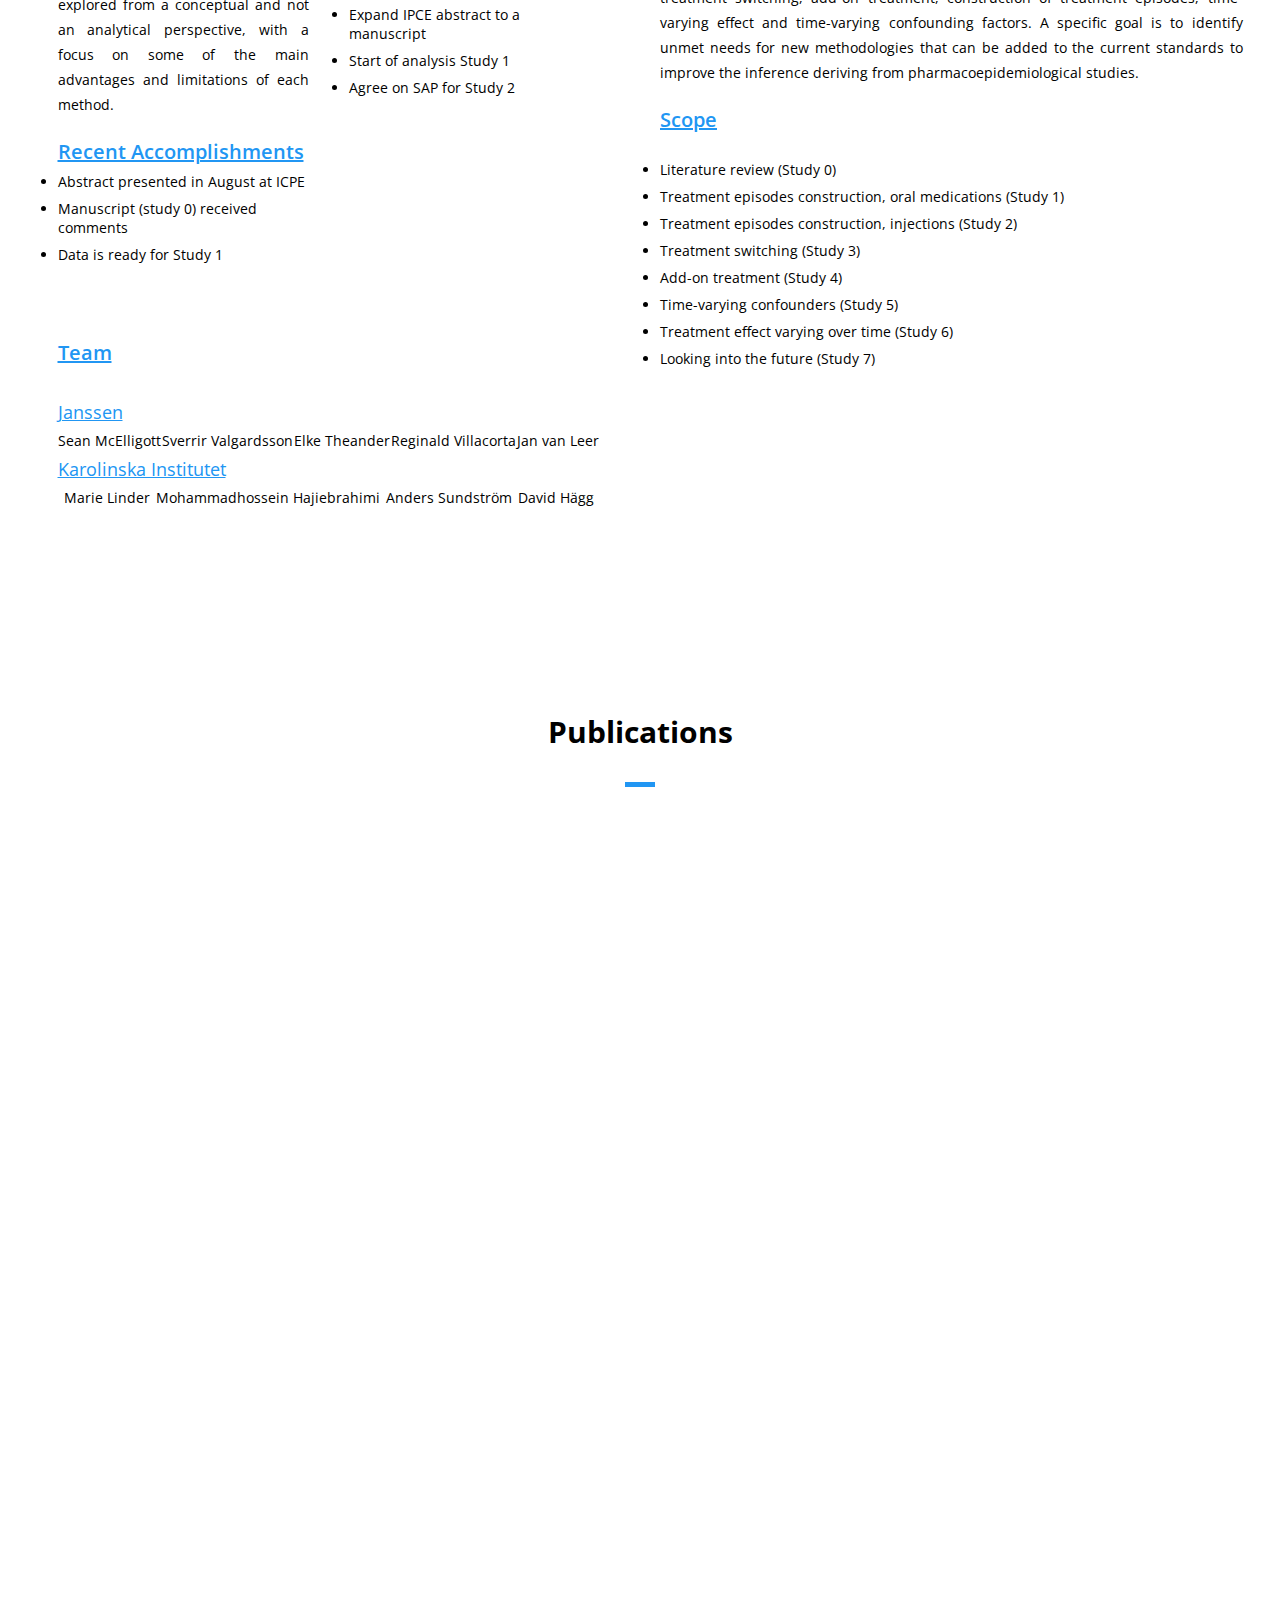
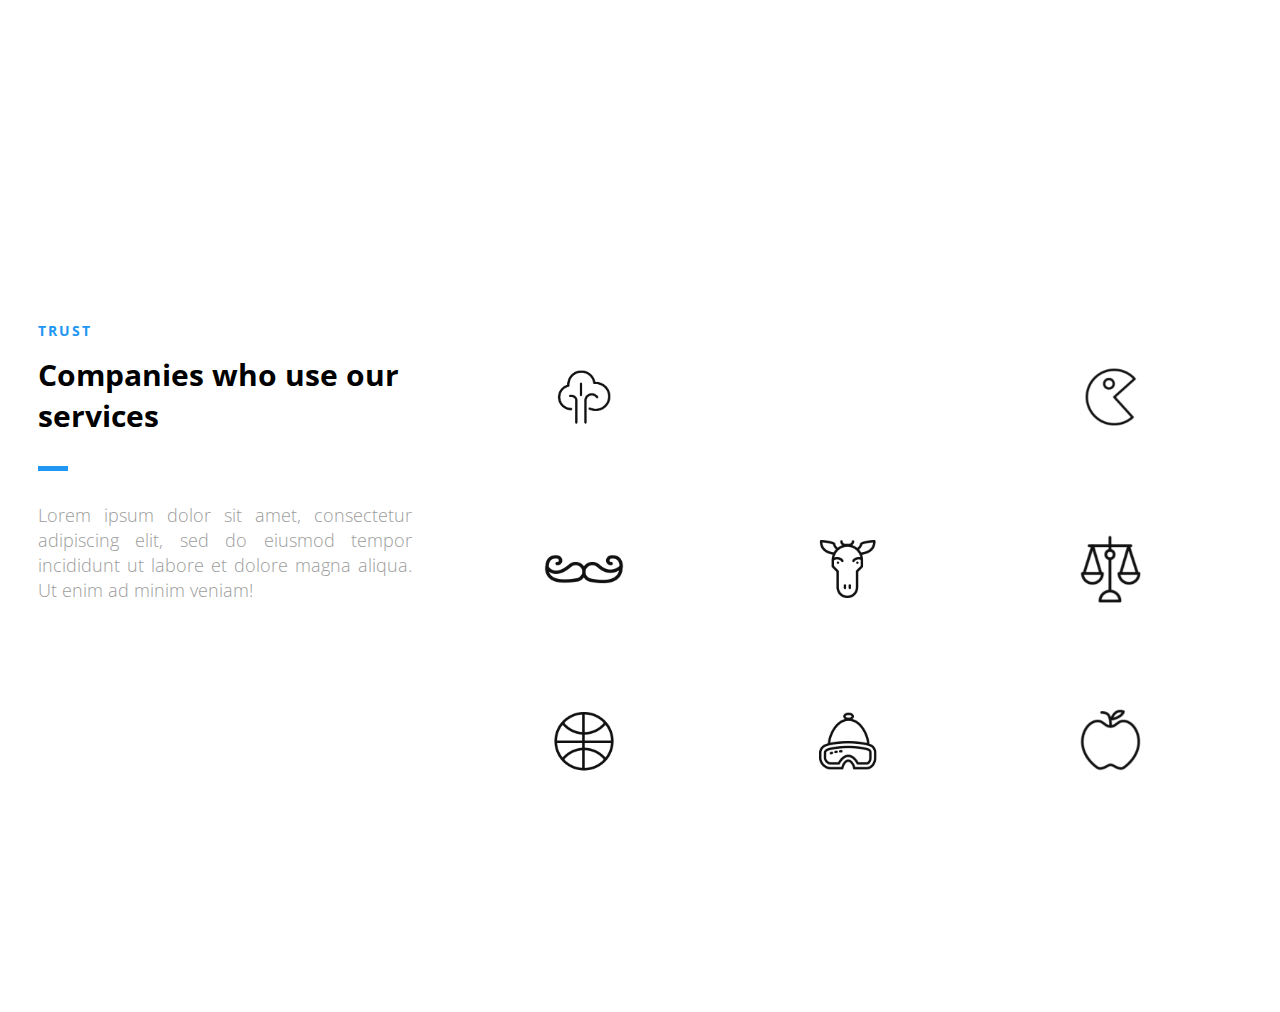
<file: namari/index safe.html>
<!DOCTYPE html>
<html>
<head lang="en">
    <meta charset="UTF-8">

    <!--Page Title-->
    <title>Projects Review</title>
    <!--Meta Keywords and Description-->
    <meta name="keywords" content="">
    <meta name="description" content="">
    <meta name="viewport" content="width=device-width, initial-scale=1.0, user-scalable=no"/>
    <link rel="shortcut icon" href="images/favicon.ico" title="Favicon"/>

    <!-- Unique CSS -->
    <link rel="stylesheet" href="css/unique.css">
    <link rel="stylesheet" href="css/font-awesome.min.css">
    <link href="css/animate.css" rel="stylesheet" type="text/css">
    <link href='https://fonts.googleapis.com/css?family=Open+Sans:400,300,600,700,800' rel='stylesheet' type='text/css'>


<!-- All this stuff is for the timeline, this is a testfor now. -->
        <meta charset="UTF-8">
    <meta name="viewport" content="width=device-width, initial-scale=1">
    
    <link href='https://fonts.googleapis.com/css?family=Playfair+Display:700,900|Fira+Sans:400,400italic' rel='stylesheet' type='text/css'>

    <!-- <link rel="stylesheet" href="css/reset.css">  --><!-- CSS reset -->
    <!-- <link rel="stylesheet" href="css/style.css"> --> <!-- Resource style -->
    <script src="js/modernizr.js"></script> <!-- Modernizr -->
    

</head>
<body>

<!-- Preloader -->
<div id="preloader">
    <div id="status" class="la-ball-triangle-path">
        <div></div>
        <div></div>
        <div></div>
    </div>
</div>
<!--End of Preloader-->

<div class="page-border" data-wow-duration="0.7s" data-wow-delay="0.2s">
    <div class="top-border wow fadeInDown animated" style="visibility: visible; animation-name: fadeInDown;"></div>
    <div class="right-border wow fadeInRight animated" style="visibility: visible; animation-name: fadeInRight;"></div>
    <div class="bottom-border wow fadeInUp animated" style="visibility: visible; animation-name: fadeInUp;"></div>
    <div class="left-border wow fadeInLeft animated" style="visibility: visible; animation-name: fadeInLeft;"></div>
</div>

<div id="wrapper">

    <header id="banner" class="scrollto clearfix" data-enllax-ratio=".5">
        <div id="header" class="nav-collapse">
            <div class="row clearfix">
                <div class="col-1">

                    <!--Logo-->
                    <div id="logo">

                        <!--Logo that is shown on the banner-->
                        <img src="images/logo-ki-janssen.png" id="banner-logo" alt="Landing Page"/>
                        <!--End of Banner Logo-->

                        <!--The Logo that is shown on the sticky Navigation Bar-->
                        <img src="images/logo-ki-janssen-blue.png" id="navigation-logo" alt="Landing Page"/>
                        <!--End of Navigation Logo-->

                    </div>
                    <!--End of Logo-->


                    <!--Main Navigation-->
                    <nav id="nav-main">
                        <ul>
                            <li>
                                <a href="#banner">Home</a>
                            </li>
                            <li>
                                <a href="#about">Mission</a>
                            </li>
                            <li>
                                <a href="#project1">Project 1</a>
                            </li>
                            <li>
                                <a href="#project2">Project 2</a>
                            </li>

                        </ul>
                    </nav>
                    <!--End of Main Navigation-->

                    <div id="nav-trigger"><span></span></div>
                    <nav id="nav-mobile"></nav>

                </div>
            </div>
        </div><!--End of Header-->

        <!--Banner Content-->
        <div id="banner-content" class="row clearfix">

            <div class="col-38">

                <div class="section-heading">
                    
                    <h1>Karolinska Institutet/Janssen Collaboration in Real World Evidence </h1>
                    <h2>Joint Steering Group Meeting 
                    <br> TH – Royal Institute of Technology
                    <br> 3 April 2017</h2>
                </div>

                <!--Call to Action-->
                <a href="#" class="button">START CREATING TODAY</a>
                <!--End Call to Action-->

            </div>

        </div><!--End of Row-->
    </header>

    <!--Main Content Area-->
    <main id="content">

        <!--Introduction-->
        <section id="about" class="introduction scrollto">

            <div id="mission" class="row clearfix">

                <div class="col-3" layout="column">
                    <div class="section-heading">
                        <h3>Mission</h3>
                        <h2 class="section-title">This collaboration will be a world leading academia/pharmaceutical industry cooperation for RWE research &amp; methodology development in order to understand and improve outcomes for the patients and societies
                        </h2>
                        <p class="section-subtitle">The partnership is build on collaboration, openness and transparency for the mutual benefit of both parties and society</p>
                    </div>

                </div>
                <div class="col-5" layout="column"> </div>
                <div class="col-3" layout="column">
                    <div class="pillars wow fadeInUp" data-wow-delay="0.1s">
                        <!--Icon-->
                        <h2> Pillars </h2>

                        <div class="pillars box-blue">
                            <p> Enhance science by research in selected areas </p>
                        </div>

                        <div class="pillars box-blue">
                            <p> Make connections to other researchers/data by actively benchmark and build on our strengths. </p>
                        </div>

                        <div class="pillars box-blue">
                            <p> Deliver actionable research by integrating research results in practice.</p>
                        </div>
                    </div>
                    <!--End of Icon Block-->

                    <!--Icon Block-->
                    
                    <!--Icon Block-->
                  
                    <!--End of Icon Block-->

                </div>
            </div>


        </section>

<!-- PROSTATE CANCER SUMMARY -->
        <section id="project1">

            <div id="teamResearchSummary" class="row clearfix projects">
            <div class="section-heading">
                <h2 class="section-title"> <b> Prostate Cancer </b>: Team Research Summary </h2> 
            </div>
            
            <div layout="row" class="col-1">
                <div id="new" class="milestones" layout="row" > 
                     <svg id="milestones" class="col-1 drawingBoard" > </svg>
                </div>  
            </div>
            <div layout="column" class="col-2">
            <div layout="row">
                <div class="col-2"> 
                    <div class="projectDescription"> 
                        <h6> Project Description </h6>
                        <p> A number of randomized clinical trials have been performed recently in castration-resistant prostate cancer (CRPC), yet there is still more to grasp as it relates to real-world understanding of the scope of disease and actual treatments for patients at different points in the disease continuum. </p>
                    </div>
                    <div class="recent-accomplishments"> 
                        <h6> Recent Accomplishments </h6>
                        <ul class="lists">
                        <li> Received grant for visualization through partnership with KTH </li>
                        <li> Final version of manuscript describing the lit review </li>
                        </ul>
                    </div>
                </div>    
                <div class="col-2"> 
                    <div class="risksOpportunities">
                        <h6> Opportunities/risks </h6>
                        <ul class="lists"> 
                        <li> A second postdoc is desired because the team only have 30% of Markus’ time. </li>
                        <li> Need pilot data collection to estimate cost of full collection. </li>
                        <li> Data collection required additional research nurses (not easy to find).</li>
                        </ul>
                    </div>
                    <div class="upcomingAct">
                            <h6> Upcoming Key Activities </h6>
                            <ul class="lists"> 
                            <li> Manuscript submission for litterature review </li>
                            <li> Pilot data collection to start </li>
                            <li> KTH Vizualisation course PR activities (November) </li>
                            </ul>
                    </div>
                </div>
            </div>    
            <div ID="Team" class="col-1" layout="row">
                    <h6> Team </h6>
                    <h5> Janssen </h5>
                        <ul class="teamLists"> 
                            <li> Joe Lawson </li> 
                            <li> Sabine Brookman-May </li>
                            <li> Johan Liwing </li>
                            <li> Maneesha Mehra </li>
                            <li> Amy Leval </li>
                        </ul>
                    <h5> Karolinska Institutet </h5>
                        <ul class="teamLists"> 
                            <li> Olof Akre </li>
                            <li> Markus Aly </li>
                            <li> Andreas Pettersson </li>
                            <li>Chen Wang </li> 
                            <li> Sandra Eloranta </li>
                        </ul>
            </div>
   
            </div>


            <div layout="column" class="col-2">
                <div class="Summary"> 
                <h6> Summary </h6>
                <h5> Purpose: </h5>
                        <p>
                        This project aims to define the natural history of prostate cancer (PCa) patients moving within the CRPC disease state (inclusive of non-metastatic (M0CRPC) &amp; metastatic (mCRPC), as it relates to treatment paradigms, disease sequelae, and burden of cost to the system from initial diagnosis of CRPC to death. 
                        This knowledge can guide management and enable further analysis into patient risk profiles that can shape the value of delaying or preventing disease progression and potentially demonstrate the relevance of surrogate overall survival endpoints for clinical trials e.g. Metastasis-Free Survival (MFS)
                        </p>
                </div>
                <div  class="Scope">
                <h6> Scope </h6> 
                <ul class="lists"> 
                    <li> Natural history of prostate cancer from newly diagnosed CRPC to death </li>
                    <li> Treatment-related vs. disease-related short and long term co-morbidities in CRPC patients and the impact of ADT-induced adverse outcomes (e.g. osteoporotic fx) and metastases (including subsequent sequelae) on treatment regimen and death. </li> 
                    <li> Effect of androgen receptor targeted therapies on CRPC outcomes and the impact of varied sequential use of novel AR agents, AA, and chemo on death. </li>
                    <li> Randomized control trial outcomes, specifically overall survival, from standard of care and novel therapies for patients with CRPC and mCRPC (Literature review). </li>
                    <li> Visualization of large scale prostate cancer data. </li>
                </ul>
                </div>
            </div>
        </section>

<!-- PSORIASIS CANCER SUMMARY -->
        <section id="project2">

            <div id="teamResearchSummary" class="row clearfix projects">
            <div class="section-heading">
                <h2 class="section-title"> <b> Psoriasis Cancer </b>: Team Research Summary </h2> 
            </div>
            
            <div layout="row" class="col-1">
                <div id="new" class="psoriasis" layout="row" > 
                     <svg id="psoriasis" class="col-1 drawingBoard" > </svg>
                </div>  
            </div>
            <div layout="column" class="col-2">
            <div layout="row">
                <div class="col-2"> 
                    <div class="projectDescription"> 
                        <h6> Project Description </h6>
                        <p>  The aim is to map treatment patterns (e.g. mean dose, concomitant non-bio systemic treatment and specific drugs) and co-morbidities/co-medication among patients with psoriasis treatment. </p>
                    </div>
                    <div class="recent-accomplishments"> 
                        <h6> Recent Accomplishments </h6>
                        <ul class="lists">
                        <li>  Baseline study abstact presentation </li>
                        </ul>
                    </div>
                </div>    
                <div class="col-2"> 
                    <div class="risksOpportunities">
                        <h6> Opportunities/risks </h6>
                        <ul class="lists"> 
                        <li> Postdoc may only be extended for 10 months following the original contract (i.e. until March 2019) </li>
                        <li> Janssen analysts to drive new analyses based on ideas outside the scope of the original plan. </li>
                        <li> Health economist needed to support projects.</li>
                        </ul>

                    </div>
                    <div class="upcomingAct">
                            <h6> Upcoming Key Activities </h6>
                            <ul class="lists"> 
                            <li> Manuscript submission Study 1 </li>
                            <li> Application for ethical approval to link/update data for Study 3A-B. </li>
                            <li> Start of Study 3A </li>
                            </ul>  
                    </div>
                </div>
            </div>    
            <div ID="Team" class="col-1" layout="row">
                    <h6> Team </h6>
                    <h5> Janssen </h5>
                        <ul class="teamLists"> 
                            <li> Sean McElligott </li> 
                            <li> Sverrir Valgardsson </li>
                            <li> Elke Theander </li>
                            <li> Reginald Villacorta </li>
                            <li> Jan van Leer </li>
                        </ul>
                    <h5> Karolinska Institutet </h5>
                        <ul class="teamLists"> 
                            <li> Marie Linder </li>
                            <li> Mohammadhossein Hajiebrahimi </li>
                            <li> Anders Sundström </li>
                            <li> David Hägg </li> 
                        </ul>
            </div>
       </div>

<!-- METHODS TEAM SUMMARY -->
        <section id="project3">

            <div id="teamResearchSummary" class="row clearfix projects">
            <div class="section-heading">
                <h2 class="section-title"> <b> Methods Team </b>: Team Research Summary </h2> 
            </div>
            
            <div layout="row" class="col-1">
                <div id="new" class="methods" layout="row" > 
                     <svg id="methods" class="col-1 drawingBoard" > </svg>
                </div>  
            </div>
            <div layout="column" class="col-2">
            <div layout="row">
                <div class="col-2"> 
                    <div class="projectDescription"> 
                        <h6> Project Description </h6>
                        <p> Provide an overview and guideline on some of the available methodologies used in pharmacoepidemiological investigations. The methods are explored from a conceptual and not an analytical perspective, with a focus on some of the main advantages and limitations of each method.</p>
                    </div>
                    <div class="recent-accomplishments"> 
                        <h6> Recent Accomplishments </h6>
                        <ul class="lists">
                        <li> Abstract presented in August at ICPE </li>
                        <li> Manuscript (study 0) received comments </li>
                        <li> Data is ready for Study 1 </li>
                        </ul>
                    </div>
                </div>    
                <div class="col-2"> 
                    <div class="risksOpportunities">
                        <h6> Opportunities/risks </h6>
                        <ul class="lists"> 
                        <li>The team has decided to not engage further with the OHDSI efforts at this stage but maintain in contact </li>
                        <li> The team will not apply for additional flexible funding in 2017. </li>
                        </ul>

                    </div>
                    <div class="upcomingAct">
                            <h6> Upcoming Key Activities </h6>
                            <ul class="lists"> 
                            <li> Expand IPCE abstract to a manuscript </li>
                            <li> Start of analysis Study 1 </li>
                            <li> Agree on SAP for Study 2 </li>
                            </ul>  
                    </div>
                </div>
            </div>    
            <div ID="Team" class="col-1" layout="row">
                    <h6> Team </h6>
                    <h5> Janssen </h5>
                        <ul class="teamLists"> 
                            <li> Sean McElligott </li> 
                            <li> Sverrir Valgardsson </li>
                            <li> Elke Theander </li>
                            <li> Reginald Villacorta </li>
                            <li> Jan van Leer </li>
                        </ul>
                    <h5> Karolinska Institutet </h5>
                        <ul class="teamLists"> 
                            <li> Marie Linder </li>
                            <li> Mohammadhossein Hajiebrahimi </li>
                            <li> Anders Sundström </li>
                            <li> David Hägg </li> 
                        </ul>
            </div>
       </div>


            <div layout="column" class="col-2">
                <div class="Summary"> 
                <h6> Summary </h6>
                <h5> Purpose: </h5>
                        <p>
                        The methods team aims to provide an overview and guideline on some of the available methodologies used in pharmacoepidemiological investigations, with a special focus on time-varying exposures related problems. 
                        The team will focus their investigation on theories for time-varying exposures related to the following problems: treatment switching, add-on treatment, construction of treatment episodes, time-varying effect and time-varying confounding factors. 
                        A specific goal is to identify unmet needs for new methodologies that can be added to the current standards to improve the inference deriving from pharmacoepidemiological studies.
                        </p>
                </div>
                <div  class="Scope">
                <h6> Scope </h6> 
                <ul class="lists"> 
                    <li> Literature review (Study 0) </li>
                    <li> Treatment episodes construction, oral medications (Study 1) </li>
                    <li> Treatment episodes construction, injections (Study 2) </li>
                    <li> Treatment switching (Study 3) </li>
                    <li> Add-on treatment (Study 4) </li>
                    <li> Time-varying confounders (Study 5) </li>
                    <li> Treatment effect varying over time (Study 6) </li>
                    <li> Looking into the future (Study 7) </li>
                </ul>
                </div>
            </div>
        </section>




        <!--Gallery-->
        <section id="PUBLICATIONS">

        <aside id="publications" class="row text-center scrollto clearfix" data-featherlight-gallery
                 data-featherlight-filter="a">

            <div class="section-heading">
                <h2 class="section-title"> Publications </h2> 
            </div>

                 <a  href="pdf/pdf-test.pdf" download="Super PDF File"> <button class="download b-cell col-3 wow fadeIn" data-wow-delay="0.1s"  data-wow-delay="0.3s"> Lomustine plus Bevacizumab in Recurrent Glioblastoma </button> </a>
                      
                <a  href="pdf/pdf-test.pdf" download="Super PDF File"> <button  class="download b-cell col-3 wow fadeIn" data-wow-delay="0.1s" href="pdf/pdf-test.pdf" download="Super PDF File"  data-wow-delay="0.2s"> Long-term survival and loss in expectancy of life in a population-based cohort of 7114 patients with diffuse large B-cell lymphoma (DLBCL) </button> </a>
                  
                <a  href="pdf/pdf-test.pdf" download="Super PDF File">  <button class="download TRD col-3 wow fadeIn" data-wow-delay="0.1s" href="pdf/pdf-test.pdf" download="Super PDF File"  data-wow-delay="0.1s"> All-cause mortality in treatment-resistant depression: a register-based cohort study in Sweden. </button> </a>
                                           
                <a  href="pdf/pdf-test.pdf" download="Super PDF File">  <button class="download psoriasis col-3 wow fadeIn" data-wow-delay="0.1s" href="pdf/pdf-test.pdf" download="Super PDF File"  data-wow-delay="0.2s"> Severity of psoriasis classified by treatment and prevalence of comorbidities (Abstract) </button> </a>                  
                
                <a  href="pdf/pdf-test.pdf" download="Super PDF File">  <button class="download psoriasis col-3 wow fadeIn" data-wow-delay="0.1s" href="pdf/pdf-test.pdf" download="Super PDF File"  data-wow-delay="0.4s"> Severity of psoriasis classified by treatment and prevalence of comorbidities (Manuscript) </button>   </a>          

                <a  href="pdf/pdf-test.pdf" download="Super PDF File">  <button  class="download methods-team col-3 wow fadeIn" data-wow-delay="0.1s" href="pdf/pdf-test.pdf" download="Super PDF File"  data-wow-delay="0.1s"> Methods for time-varying exposure related problems in pharmacoepidemiology: an overview </button>  </a>
                 

                <a  href="pdf/pdf-test.pdf" download="Super PDF File">  <button  class="download prostate col-3 wow fadeIn" data-wow-delay="0.1s" href="pdf/pdf-test.pdf" download="Super PDF File"> Time-to-event outcomes in men with non-metastatic Castrate-Resistant Prostate Cancer; a systematic literature review and pooling of individual participant data </button> </a>                                              
                
        </aside>
    </section>
        <!--End of Gallery-->



        <!--Clients-->
        <section id="clients" class="scrollto clearfix">
            <div class="row clearfix">

                <div class="col-3">

                    <div class="section-heading">
                        <h3>TRUST</h3>
                        <h2 class="section-title">Companies who use our services</h2>
                        <p class="section-subtitle">Lorem ipsum dolor sit amet, consectetur adipiscing elit, sed do
                            eiusmod
                            tempor incididunt ut labore et dolore magna aliqua. Ut enim ad minim veniam!</p>
                    </div>

                </div>

                <div class="col-2-3">

                    <a href="#" class="col-3">
                        <img src="images/company-images/company-logo1.png" alt="Company"/>
                        <div class="client-overlay"><span>Tree</span></div>
                    </a>
                    <a href="#" class="col-3">
                        <img src="images/logo-ki-janssen.png" alt="Company"/>
                        <div class="client-overlay"><span>Fingerprint</span></div>
                    </a>
                    <a href="#" class="col-3">
                        <img src="images/company-images/company-logo3.png" alt="Company"/>
                        <div class="client-overlay"><span>The Man</span></div>
                    </a>
                    <a href="#" class="col-3">
                        <img src="images/company-images/company-logo4.png" alt="Company"/>
                        <div class="client-overlay"><span>Mustache</span></div>
                    </a>
                    <a href="#" class="col-3">
                        <img src="images/company-images/company-logo5.png" alt="Company"/>
                        <div class="client-overlay"><span>Goat</span></div>
                    </a>
                    <a href="#" class="col-3">
                        <img src="images/company-images/company-logo6.png" alt="Company"/>
                        <div class="client-overlay"><span>Justice</span></div>
                    </a>
                    <a href="#" class="col-3">
                        <img src="images/company-images/company-logo7.png" alt="Company"/>
                        <div class="client-overlay"><span>Ball</span></div>
                    </a>
                    <a href="#" class="col-3">
                        <img src="images/company-images/company-logo8.png" alt="Company"/>
                        <div class="client-overlay"><span>Cold</span></div>
                    </a>

                    <a href="#" class="col-3">
                        <img src="images/company-images/company-logo9.png" alt="Company"/>
                        <div class="client-overlay"><span>Cold</span></div>
                    </a>

                </div>

            </div>
        </section>
        <!--End of Clients-->

        

    </main>
    <!--End Main Content Area-->


    <!--Footer-->
    <footer id="landing-footer" class="clearfix">
        <div class="row clearfix">
<!--  -->
            <!--End of Social Icons in Footer-->
        </div>
    </footer>
    <!--End of Footer-->

</div>

<!-- Include JavaScript resources -->
<script src="js/d3.js"></script>
<script src="js/d3.min.js"></script>
<script src="https://d3js.org/d3.v4.min.js"></script>
<script src="js/jquery.1.8.3.min.js"></script>
<script src="js/wow.min.js"></script>
<script src="js/featherlight.min.js"></script>
<script src="js/featherlight.gallery.min.js"></script>
<!-- <script src="js/jquery.enllax.min.js"></script> -->
<script src="js/jquery.scrollUp.min.js"></script>
<script src="js/jquery.easing.min.js"></script>
<script src="js/jquery.stickyNavbar.min.js"></script>
<script src="js/jquery.waypoints.min.js"></script>
<script src="js/images-loaded.min.js"></script>
<!-- <script src="js/lightbox.min.js"></script>
 --><script src="js/site.js"></script>
<script src="js/drawd3.js"></script>
<script src="js/drawd3-pso.js"></script>
<script src="js/drawd3-methods.js"></script>


</body>
</html>
</file>
<file: horizontal-timeline/css/style.css>
/* -------------------------------- 

Primary style

-------------------------------- */
*, *::after, *::before {
  box-sizing: border-box;
}

html {
  font-size: 62.5%;
}

body {
  font-size: 1.6rem;
  font-family: "Fira Sans", sans-serif;
  color: #383838;
  background-color: #f8f8f8;
}

a {
  color: #7b9d6f;
  text-decoration: none;
}

/* -------------------------------- 

Main Components 

-------------------------------- */
.cd-horizontal-timeline {
  opacity: 0;
  margin: 2em auto;
  -webkit-transition: opacity 0.2s;
  -moz-transition: opacity 0.2s;
  transition: opacity 0.2s;
}
.cd-horizontal-timeline::before {
  /* never visible - this is used in jQuery to check the current MQ */
  content: 'mobile';
  display: none;
}
.cd-horizontal-timeline.loaded {
  /* show the timeline after events position has been set (using JavaScript) */
  opacity: 1;
}
.cd-horizontal-timeline .timeline {
  position: relative;
  height: 100px;
  width: 90%;
  max-width: 800px;
  margin: 0 auto;
}
.cd-horizontal-timeline .events-wrapper {
  position: relative;
  height: 100%;
  margin: 0 40px;
  overflow: hidden;
}
.cd-horizontal-timeline .events-wrapper::after, .cd-horizontal-timeline .events-wrapper::before {
  /* these are used to create a shadow effect at the sides of the timeline */
  content: '';
  position: absolute;
  z-index: 2;
  top: 0;
  height: 100%;
  width: 20px;
}
.cd-horizontal-timeline .events-wrapper::before {
  left: 0;
  background-image: -webkit-linear-gradient( left , #f8f8f8, rgba(248, 248, 248, 0));
  background-image: linear-gradient(to right, #f8f8f8, rgba(248, 248, 248, 0));
}
.cd-horizontal-timeline .events-wrapper::after {
  right: 0;
  background-image: -webkit-linear-gradient( right , #f8f8f8, rgba(248, 248, 248, 0));
  background-image: linear-gradient(to left, #f8f8f8, rgba(248, 248, 248, 0));
}
.cd-horizontal-timeline .events {
  /* this is the grey line/timeline */
  position: absolute;
  z-index: 1;
  left: 0;
  top: 49px;
  height: 2px;
  /* width will be set using JavaScript */
  background: #dfdfdf;
  -webkit-transition: -webkit-transform 0.4s;
  -moz-transition: -moz-transform 0.4s;
  transition: transform 0.4s;
}
.cd-horizontal-timeline .filling-line {
  /* this is used to create the green line filling the timeline */
  position: absolute;
  z-index: 1;
  left: 0;
  top: 0;
  height: 100%;
  width: 100%;
  background-color: #7b9d6f;
  -webkit-transform: scaleX(0);
  -moz-transform: scaleX(0);
  -ms-transform: scaleX(0);
  -o-transform: scaleX(0);
  transform: scaleX(0);
  -webkit-transform-origin: left center;
  -moz-transform-origin: left center;
  -ms-transform-origin: left center;
  -o-transform-origin: left center;
  transform-origin: left center;
  -webkit-transition: -webkit-transform 0.3s;
  -moz-transition: -moz-transform 0.3s;
  transition: transform 0.3s;
}
.cd-horizontal-timeline .events a {
  position: absolute;
  bottom: 0;
  z-index: 2;
  text-align: center;
  font-size: 1.3rem;
  padding-bottom: 15px;
  color: #383838;
  /* fix bug on Safari - text flickering while timeline translates */
  -webkit-transform: translateZ(0);
  -moz-transform: translateZ(0);
  -ms-transform: translateZ(0);
  -o-transform: translateZ(0);
  transform: translateZ(0);
}
.cd-horizontal-timeline .events a::after {
  /* this is used to create the event spot */
  content: '';
  position: absolute;
  left: 50%;
  right: auto;
  -webkit-transform: translateX(-50%);
  -moz-transform: translateX(-50%);
  -ms-transform: translateX(-50%);
  -o-transform: translateX(-50%);
  transform: translateX(-50%);
  bottom: -5px;
  height: 12px;
  width: 12px;
  border-radius: 50%;
  border: 2px solid #dfdfdf;
  background-color: #f8f8f8;
  -webkit-transition: background-color 0.3s, border-color 0.3s;
  -moz-transition: background-color 0.3s, border-color 0.3s;
  transition: background-color 0.3s, border-color 0.3s;
}
.no-touch .cd-horizontal-timeline .events a:hover::after {
  background-color: #7b9d6f;
  border-color: #7b9d6f;
}
.cd-horizontal-timeline .events a.selected {
  pointer-events: none;
}
.cd-horizontal-timeline .events a.selected::after {
  background-color: #7b9d6f;
  border-color: #7b9d6f;
}
.cd-horizontal-timeline .events a.older-event::after {
  border-color: #7b9d6f;
}
@media only screen and (min-width: 1100px) {
  .cd-horizontal-timeline {
    margin: 6em auto;
  }
  .cd-horizontal-timeline::before {
    /* never visible - this is used in jQuery to check the current MQ */
    content: 'desktop';
  }
}

.cd-timeline-navigation a {
  /* these are the left/right arrows to navigate the timeline */
  position: absolute;
  z-index: 1;
  top: 50%;
  bottom: auto;
  -webkit-transform: translateY(-50%);
  -moz-transform: translateY(-50%);
  -ms-transform: translateY(-50%);
  -o-transform: translateY(-50%);
  transform: translateY(-50%);
  height: 34px;
  width: 34px;
  border-radius: 50%;
  border: 2px solid #dfdfdf;
  /* replace text with an icon */
  overflow: hidden;
  color: transparent;
  text-indent: 100%;
  white-space: nowrap;
  -webkit-transition: border-color 0.3s;
  -moz-transition: border-color 0.3s;
  transition: border-color 0.3s;
}
.cd-timeline-navigation a::after {
  /* arrow icon */
  content: '';
  position: absolute;
  height: 16px;
  width: 16px;
  left: 50%;
  top: 50%;
  bottom: auto;
  right: auto;
  -webkit-transform: translateX(-50%) translateY(-50%);
  -moz-transform: translateX(-50%) translateY(-50%);
  -ms-transform: translateX(-50%) translateY(-50%);
  -o-transform: translateX(-50%) translateY(-50%);
  transform: translateX(-50%) translateY(-50%);
  background: url(../img/cd-arrow.svg) no-repeat 0 0;
}
.cd-timeline-navigation a.prev {
  left: 0;
  -webkit-transform: translateY(-50%) rotate(180deg);
  -moz-transform: translateY(-50%) rotate(180deg);
  -ms-transform: translateY(-50%) rotate(180deg);
  -o-transform: translateY(-50%) rotate(180deg);
  transform: translateY(-50%) rotate(180deg);
}
.cd-timeline-navigation a.next {
  right: 0;
}
.no-touch .cd-timeline-navigation a:hover {
  border-color: #7b9d6f;
}
.cd-timeline-navigation a.inactive {
  cursor: not-allowed;
}
.cd-timeline-navigation a.inactive::after {
  background-position: 0 -16px;
}
.no-touch .cd-timeline-navigation a.inactive:hover {
  border-color: #dfdfdf;
}

.cd-horizontal-timeline .events-content {
  position: relative;
  width: 100%;
  margin: 2em 0;
  overflow: hidden;
  -webkit-transition: height 0.4s;
  -moz-transition: height 0.4s;
  transition: height 0.4s;
}
.cd-horizontal-timeline .events-content li {
  position: absolute;
  z-index: 1;
  width: 100%;
  left: 0;
  top: 0;
  -webkit-transform: translateX(-100%);
  -moz-transform: translateX(-100%);
  -ms-transform: translateX(-100%);
  -o-transform: translateX(-100%);
  transform: translateX(-100%);
  padding: 0 5%;
  opacity: 0;
  -webkit-animation-duration: 0.4s;
  -moz-animation-duration: 0.4s;
  animation-duration: 0.4s;
  -webkit-animation-timing-function: ease-in-out;
  -moz-animation-timing-function: ease-in-out;
  animation-timing-function: ease-in-out;
}
.cd-horizontal-timeline .events-content li.selected {
  /* visible event content */
  position: relative;
  z-index: 2;
  opacity: 1;
  -webkit-transform: translateX(0);
  -moz-transform: translateX(0);
  -ms-transform: translateX(0);
  -o-transform: translateX(0);
  transform: translateX(0);
}
.cd-horizontal-timeline .events-content li.enter-right, .cd-horizontal-timeline .events-content li.leave-right {
  -webkit-animation-name: cd-enter-right;
  -moz-animation-name: cd-enter-right;
  animation-name: cd-enter-right;
}
.cd-horizontal-timeline .events-content li.enter-left, .cd-horizontal-timeline .events-content li.leave-left {
  -webkit-animation-name: cd-enter-left;
  -moz-animation-name: cd-enter-left;
  animation-name: cd-enter-left;
}
.cd-horizontal-timeline .events-content li.leave-right, .cd-horizontal-timeline .events-content li.leave-left {
  -webkit-animation-direction: reverse;
  -moz-animation-direction: reverse;
  animation-direction: reverse;
}
.cd-horizontal-timeline .events-content li > * {
  max-width: 800px;
  margin: 0 auto;
}
.cd-horizontal-timeline .events-content h2 {
  font-weight: bold;
  font-size: 2.6rem;
  font-family: "Playfair Display", serif;
  font-weight: 700;
  line-height: 1.2;
}
.cd-horizontal-timeline .events-content em {
  display: block;
  font-style: italic;
  margin: 10px auto;
}
.cd-horizontal-timeline .events-content em::before {
  content: '- ';
}
.cd-horizontal-timeline .events-content p {
  font-size: 1.4rem;
  color: #959595;
}
.cd-horizontal-timeline .events-content em, .cd-horizontal-timeline .events-content p {
  line-height: 1.6;
}
@media only screen and (min-width: 768px) {
  .cd-horizontal-timeline .events-content h2 {
    font-size: 7rem;
  }
  .cd-horizontal-timeline .events-content em {
    font-size: 2rem;
  }
  .cd-horizontal-timeline .events-content p {
    font-size: 1.8rem;
  }
}

@-webkit-keyframes cd-enter-right {
  0% {
    opacity: 0;
    -webkit-transform: translateX(100%);
  }
  100% {
    opacity: 1;
    -webkit-transform: translateX(0%);
  }
}
@-moz-keyframes cd-enter-right {
  0% {
    opacity: 0;
    -moz-transform: translateX(100%);
  }
  100% {
    opacity: 1;
    -moz-transform: translateX(0%);
  }
}
@keyframes cd-enter-right {
  0% {
    opacity: 0;
    -webkit-transform: translateX(100%);
    -moz-transform: translateX(100%);
    -ms-transform: translateX(100%);
    -o-transform: translateX(100%);
    transform: translateX(100%);
  }
  100% {
    opacity: 1;
    -webkit-transform: translateX(0%);
    -moz-transform: translateX(0%);
    -ms-transform: translateX(0%);
    -o-transform: translateX(0%);
    transform: translateX(0%);
  }
}
@-webkit-keyframes cd-enter-left {
  0% {
    opacity: 0;
    -webkit-transform: translateX(-100%);
  }
  100% {
    opacity: 1;
    -webkit-transform: translateX(0%);
  }
}
@-moz-keyframes cd-enter-left {
  0% {
    opacity: 0;
    -moz-transform: translateX(-100%);
  }
  100% {
    opacity: 1;
    -moz-transform: translateX(0%);
  }
}
@keyframes cd-enter-left {
  0% {
    opacity: 0;
    -webkit-transform: translateX(-100%);
    -moz-transform: translateX(-100%);
    -ms-transform: translateX(-100%);
    -o-transform: translateX(-100%);
    transform: translateX(-100%);
  }
  100% {
    opacity: 1;
    -webkit-transform: translateX(0%);
    -moz-transform: translateX(0%);
    -ms-transform: translateX(0%);
    -o-transform: translateX(0%);
    transform: translateX(0%);
  }
}
</file>
<file: namari/css/unique.css>
@charset "UTF-8";
/* Variables */
/* Colors */
/* Colors for Publication */
/* Shadows */
/* Font Library */
/*FontSizes*/
body {
  background: #fff; }

/* Default Link Color */
a, .la-ball-triangle-path {
  color: #2196f3; }

a:hover, #header.nav-solid nav a:hover {
  color: #2196f3; }

/* Default Icon Color */
.icon i {
  color: #2196f3; }

/* Border Color */
#banner .section-heading:before, .testimonial.classic footer:before {
  background: #2196f3; }

.pricing-block-content:hover {
  border-color: #2196f3; }

/*------------------------------------------------------------------------------------------*/
/* 2. Navigation */
/*------------------------------------------------------------------------------------------*/
/* Transparent Navigation Color on a Banner */
#header nav a, #header i {
  color: #ffffff; }

/* Navigation Colors when the Navigation is sticky and solid */
#header.nav-solid, #header.nav-solid a, #header.nav-solid i, #nav-mobile ul li a {
  color: #333; }

/* Navigation Active State */
#header.nav-solid .active {
  color: #2196f3;
  border-color: #2196f3; }

/*------------------------------------------------------------------------------------------*/
/* 3. Primary and Secondary Colors */
/*------------------------------------------------------------------------------------------*/
/* Primary Background and Text Colors */
.primary-color, .featured .pricing {
  background-color: #2196f3; }

.primary-color, .primary-color .section-title, .primary-color .section-subtitle, .featured .pricing, .featured .pricing p {
  color: #fff; }

.section-heading h2:after {
  background: #2196f3;
  content: "";
  display: block;
  width: 30px;
  height: 5px;
  margin-top: 30px; }

.text-center .section-heading h2:after {
  margin: 30px auto 25px auto; }

/* Primary Icon Colors */
.primary-color .icon i, .primary-color i {
  color: #fff; }

/* Secondary Background and Text Colors */
.secondary-color {
  background-color: #f5f5f5; }

/*------------------------------------------------------------------------------------------*/
/* 4. Banner */
/*------------------------------------------------------------------------------------------*/
/* Banner Background and Text Colors */
#banner {
  background: url("../images/bg.png") no-repeat center top;
  background-size: cover; }

/*------------------------------------------------------------------------------------------*/
/* 5. Typography */
/*------------------------------------------------------------------------------------------*/
body {
  font-family: "Open Sans", sans-serif, Arial, Helvetica;
  font-size: 14px;
  font-weight: normal; }

/* Logo, if you are using Fonts as Logo and not image

#logo h1 {
    font-family:;
    font-size:; 
    font-weight:;
    color:;
}

#logo h2 {
    font-family:;
    font-size:; 
    font-weight:;
    color:;
}

*/
/* Banner Typography */
#banner h1 {
  font-family: 'Open Sans', sans-serif, Arial, Helvetica;
  font-size: 62px;
  line-height: 60px;
  font-weight: 800;
  color: #ffffff; }

#banner h2 {
  font-family: 'Open Sans', sans-serif, Arial, Helvetica;
  font-size: 18px;
  font-weight: 300;
  color: #ffffff; }

/* Section Title and Subtitle */
.section-title {
  font-family: 'Open Sans', sans-serif, Arial, Helvetica;
  font-size: 30px;
  font-weight: 700;
  color: #000000; }

.section-subtitle {
  font-family: 'Open Sans', sans-serif, Arial, Helvetica;
  font-size: 16px;
  font-weight: 300;
  color: #9c9c9c; }

/* Testimonial */
.testimonial q {
  font-family: 'Open Sans', sans-serif, Arial, Helvetica;
  font-size: 17px;
  font-weight: 300; }

.testimonial.classic q, .testimonial.classic footer {
  color: #ffffff; }

/* Standard Headings h1-h6 */
h1 {
  font-family: 'Open Sans', sans-serif, Arial, Helvetica;
  font-size: 40px;
  font-weight: 300;
  color: #ffffff; }

h2 {
  font-family: 'Open Sans', sans-serif, Arial, Helvetica;
  font-size: 34px;
  font-weight: 300;
  color: #ffffff; }

h3 {
  font-family: 'Open Sans', sans-serif, Arial, Helvetica;
  font-size: 30px;
  font-weight: 700;
  color: #ffffff; }

h4 {
  font-family: 'Open Sans', sans-serif, Arial, Helvetica;
  font-size: 18px;
  font-weight: 400;
  color: #ffffff; }

h5 {
  font-family: 'Open Sans', sans-serif, Arial, Helvetica;
  font-size: 16px;
  font-weight: 400;
  color: #ffffff; }

h6 {
  font-family: 'Open Sans', sans-serif, Arial, Helvetica;
  font-size: 14px;
  font-weight: 400;
  color: #ffffff; }

/*------------------------------------------------------------------------------------------*/
/* 6. Buttons */
/*------------------------------------------------------------------------------------------*/
/* ----------Default Buttons---------- */
/* ----------Banner Buttons---------- */
/*------------------------------------------------------------------------------------------*/
/* 7. Footer */
/*------------------------------------------------------------------------------------------*/
#landing-footer, #landing-footer p, #landing-footer a {
  font-family: 'Open Sans', sans-serif, Arial, Helvetica;
  font-size: 12px;
  font-weight: normal;
  color: #999; }

/* Footer Icon Color */
#landing-footer i {
  color: #999; }

*, *:before, *:after {
  -webkit-box-sizing: border-box;
  -moz-box-sizing: border-box;
  box-sizing: border-box; }

body, div, dl, dt, dd, ul, ol, li, h1, h2, h3, h4, h5, h6, pre, form, blockquote, th, td {
  margin: 0;
  padding: 0;
  direction: ltr; }

body {
  margin: 0;
  padding: 0;
  -webkit-font-smoothing: antialiased;
  overflow-x: hidden; }

p {
  line-height: 25px;
  text-align: justify;
  text-justify: inter-word; }

.row img {
  height: auto;
  max-width: 100%; }

a {
  text-decoration: none;
  line-height: inherit;
  -webkit-transition: opacity 0.3s ease-out;
  -moz-transition: opacity 0.3s ease-out;
  -o-transition: opacity 0.3s ease-out;
  transition: opacity 0.3s ease-out; }

iframe {
  border: 0 !important; }

.parallax-window {
  min-height: 400px;
  background: transparent; }

figure {
  margin: 0; }

/* Page Border */
.page-border {
  position: fixed;
  z-index: 999999;
  pointer-events: none; }

.page-border .bottom-border, .page-border .left-border, .page-border .right-border, .page-border .top-border {
  background: #f3f3ef;
  position: fixed;
  z-index: 9999; }

.page-border > .top-border, .page-border > .right-border, .page-border > .bottom-border, .page-border > .left-border {
  padding: 11px;
  background: #ccc; }

.page-border .bottom-border, .page-border .top-border {
  width: 100%;
  padding: 10px;
  left: 0; }

.page-border .left-border, .page-border .right-border {
  padding: 10px;
  height: 100%;
  top: 0; }

.page-border .top-border {
  top: 0; }

.page-border .right-border {
  right: 0; }

.page-border .bottom-border {
  bottom: 0; }

.page-border .left-border {
  left: 0; }

#wrapper {
  margin: 0 15px;
  padding: 15px 0;
  position: relative; }

/*------------------------------------------------------------------------------------------*/
/* 2. Layout Elements */
/*------------------------------------------------------------------------------------------*/
section {
  clear: both;
  overflow: hidden; }

/* Rows and Columns */
.row {
  max-width: 1245px;
  margin: 0 auto;
  padding: 75px 0;
  position: relative; }

.no-padding-bottom .row, .no-padding-bottom div, .no-padding-bottom.row {
  padding-bottom: 0; }

.no-padding-top.row, .no-padding-top div {
  padding-top: 0; }

.big-padding-top {
  padding-top: 75px !important; }

.big-padding-bottom {
  padding-bottom: 85px !important; }

/* Targets all elements */
[class*='col-'] {
  float: left;
  padding: 20px; }

#clients .col-2-3 [class*='col-'] {
  padding: 0; }

/* Clearfix */
.clearfix:after {
  content: "";
  display: table;
  clear: both; }

/* Main Widths */
.col-1 {
  width: 100%; }

.col-2 {
  width: 50%; }

.col-3 {
  width: 33.33%; }

.col-4 {
  width: 25%; }

.col-5 {
  width: 20%; }

.col-6 {
  width: 16.6666666667%; }

.col-7 {
  width: 14.2857142857%; }

.col-8 {
  width: 12.5%; }

.col-9 {
  width: 11.1111111111%; }

.col-10 {
  width: 10%; }

.col-11 {
  width: 9.09090909091%; }

.col-12 {
  width: 8.33%; }

.col-2-3 {
  width: 66.66%; }

.col-3-4 {
  width: 75%; }

.col-9-10 {
  width: 90%; }

/* Golden Ratio */
.col-61 {
  width: 61.8%; }

.col-38 {
  width: 38.2%; }

/* --------- 2.1 Header --------- */
#header {
  height: 71px !important;
  overflow: visible;
  z-index: 9999;
  width: 100%;
  position: absolute !important; }

#header .row {
  padding: 0; }

#header aside {
  text-align: right; }

#header ul {
  text-align: center; }

#header li {
  display: inline-block;
  list-style: none;
  margin: 0; }

/* --------- 2.2 Logo ---------- */
#logo {
  float: left;
  height: 71px;
  line-height: 66px;
  margin-right: 15px; }

#logo h1, #logo h2 {
  display: inline-block; }

#banner #logo h1 {
  font-size: 28px;
  margin-right: 10px;
  font-weight: 900;
  padding: 0; }

#logo h2 {
  font-size: 18px;
  padding: 0; }

#logo img {
  max-height: 60px;
  vertical-align: middle;
  margin-right: 15px; }

#navigation-logo {
  display: none; }

.nav-solid #logo #banner-logo {
  display: none; }

.nav-solid #logo #navigation-logo {
  display: inline-block;
  margin-top: 9px; }

/* --------- 2.3 Buttons ---------- */
.call-to-action {
  padding: 35px 0 35px 0; }

/*Style*/
.button {
  font-size: 16px;
  margin: 35px 0;
  padding: 11px 16px;
  -webkit-transition: all .3s linear;
  -moz-transition: all .3s linear;
  transition: all .3s linear;
  display: inline-block;
  border-width: 3px;
  border-style: solid; }

/* Play Button */
#video-section {
  position: relative; }

.play-video {
  height: 110px;
  position: absolute;
  top: 50%;
  margin-top: -110px;
  width: 100%; }

.play-icon {
  display: inline-block;
  font-size: 0px;
  cursor: pointer;
  margin: 45px auto;
  width: 110px;
  height: 110px;
  border-radius: 50%;
  text-align: center;
  position: relative;
  z-index: 1; }

.play-icon:after {
  pointer-events: none;
  position: absolute;
  width: 100%;
  height: 100%;
  border-radius: 50%;
  content: '';
  -webkit-box-sizing: content-box;
  -moz-box-sizing: content-box;
  box-sizing: content-box; }

.play-icon:before {
  font-family: 'fontawesome';
  content: '\f144';
  speak: none;
  font-size: 74px;
  line-height: 110px;
  font-style: normal;
  font-weight: normal;
  font-variant: normal;
  text-transform: none;
  display: block;
  -webkit-font-smoothing: antialiased;
  color: #fff; }

.play-video .play-icon {
  background: rgba(255, 255, 255, 0.5);
  -webkit-transition: -webkit-transform ease-out 0.3s, background 0.4s;
  -moz-transition: -moz-transform ease-out 0.3s, background 0.4s;
  transition: transform ease-out 0.3s, background 0.4s; }

.play-video .play-icon:after {
  top: 0;
  left: 0;
  padding: 0;
  z-index: -1;
  box-shadow: 0 0 0 2px rgba(255, 255, 255, 0.1);
  opacity: 0;
  -webkit-transform: scale(0.9);
  -moz-transform: scale(0.9);
  -ms-transform: scale(0.9);
  transform: scale(0.9); }

.play-video .play-icon:hover {
  background: rgba(255, 255, 255, 0.05);
  -webkit-transform: scale(0.93);
  -moz-transform: scale(0.93);
  -ms-transform: scale(0.93);
  transform: scale(0.93);
  color: #fff; }

/* --------- 2.4 Navigation ---------- */
#header {
  font-size: 13px; }

#header aside {
  float: right; }

#header nav ul {
  text-transform: uppercase; }

#header nav a {
  height: 71px;
  line-height: 71px;
  display: block;
  padding: 0 10px; }

#header nav a:hover {
  opacity: 0.6; }

/*Navigation Solid*/
#header.nav-solid [class*='col-'] {
  padding: 0 20px; }

#header.nav-solid {
  background: #fff;
  box-shadow: 7px 4px 3px rgba(0, 0, 0, 0.2);
  position: fixed !important;
  left: 0; }

#header.nav-solid nav a {
  border-bottom: 3px solid;
  border-color: #fff;
  -webkit-transition: all 0.3s ease-out;
  -moz-transition: all 0.3s ease-out;
  -o-transition: all 0.3s ease-out;
  transition: all 0.3s ease-out; }

#header.nav-solid nav a:hover {
  opacity: 1; }

/* Social Elements when Solid*/
#header.nav-solid .social-icons a {
  -webkit-transition: all 0.3s ease-out;
  -moz-transition: all 0.3s ease-out;
  -o-transition: all 0.3s ease-out;
  transition: all 0.3s ease-out;
  opacity: 0.5; }

#header.nav-solid .social-icons a:hover {
  opacity: 1;
  color: #e4473c; }

/* Responsive Nav Styling */
#nav-trigger {
  display: none;
  text-align: right; }

#nav-trigger span {
  display: inline-block;
  width: 38px;
  height: 71px;
  color: #ffffff;
  cursor: pointer;
  text-transform: uppercase;
  font-size: 22px;
  text-align: center;
  border-top-right-radius: 5px;
  border-top-left-radius: 5px;
  -webkit-transition: all 0.3s ease-out;
  -moz-transition: all 0.3s ease-out;
  -o-transition: all 0.3s ease-out;
  transition: all 0.3s ease-out; }

#nav-trigger span:after {
  font-family: "fontAwesome";
  display: inline-block;
  width: 38px;
  height: 71px;
  line-height: 75px;
  text-align: center;
  content: "\f0c9";
  border-top-right-radius: 5px;
  border-top-left-radius: 5px; }

#nav-trigger span.open:after {
  content: "\f00d"; }

#nav-trigger span:hover, .nav-solid #nav-trigger span.open:hover, .nav-solid #nav-trigger span:hover {
  opacity: 0.6; }

#nav-trigger span.open, #nav-trigger span.open:hover {
  color: #ffffff; }

.nav-solid #nav-trigger span.open:hover {
  color: #999; }

.nav-solid #nav-trigger span {
  color: #999;
  opacity: 1; }

nav#nav-mobile {
  position: relative;
  display: none; }

nav#nav-mobile ul {
  display: none;
  list-style-type: none;
  position: absolute;
  left: 0;
  right: 0;
  margin-left: -20px;
  margin-right: -20px;
  padding-top: 10px;
  padding-bottom: 10px;
  text-align: center;
  background-color: #fff;
  box-shadow: 0 5px 3px rgba(0, 0, 0, 0.2); }

nav#nav-mobile ul:after {
  display: none; }

nav#nav-mobile li {
  margin: 0 20px;
  float: none;
  text-align: left;
  border-bottom: 1px solid #e1e1e1; }

nav#nav-mobile li:last-child {
  border-bottom: none; }

.nav-solid nav#nav-mobile li {
  border-top: 1px solid #e1e1e1;
  border-bottom: none; }

nav#nav-mobile a {
  display: block;
  padding: 12px 0;
  color: #333;
  width: 100%;
  height: auto;
  line-height: normal;
  display: block;
  border-bottom: none !important;
  -webkit-transition: all 0.3s ease-out;
  -moz-transition: all 0.3s ease-out;
  -o-transition: all 0.3s ease-out;
  transition: all 0.3s ease-out; }

nav#nav-mobile a:hover {
  background: #fafafa;
  opacity: 1; }

/* --------- 2.5 Social Elements ---------- */
#header .col-4 {
  text-align: right; }

.social-icons {
  display: inline-block;
  list-style: none; }

.social-icons a {
  display: inline-block;
  width: 32px;
  text-align: center; }

.social-icons a:hover {
  opacity: 0.7; }

.social-icons span {
  display: none; }

#header .social-icons {
  margin-top: 27px; }

/* --------- 2.6 Images ---------- */
/*Alignment*/
img {
  vertical-align: top; }

.image-center {
  display: block;
  margin: 0 auto; }

a img {
  border: none;
  -webkit-transition: all 0.3s ease-out;
  -moz-transition: all 0.3s ease-out;
  -o-transition: all 0.3s ease-out;
  transition: all 0.3s ease-out;
  -webkit-backface-visibility: hidden; }

a img:hover {
  opacity: 0.7; }

/*------------------------------------------------------------------------------------------*/
/* 3. Fonts */
/*------------------------------------------------------------------------------------------*/
h1 {
  padding: 20px 0; }

h2 {
  padding: 14px 0; }

h3 {
  padding: 10px 0; }

h4 {
  padding: 7px 0; }

h5 {
  padding: 7px 0; }

h6 {
  padding: 7px 0; }

/* Text Alignment */
.text-left {
  text-align: left; }

.text-center {
  text-align: center; }

.text-right {
  text-align: right; }

/* Section Headings */
.section-heading {
  padding: 0 0 15px 0; }

.section-subtitle {
  font-size: 18px;
  padding-top: 0; }

.section-heading h3 {
  font-size: 14px;
  font-weight: bold;
  color: #2196f3;
  letter-spacing: 2px;
  padding-bottom: 0;
  text-transform: italic; }

/*------------------------------------------------------------------------------------------*/
/* 4. Banner */
/*------------------------------------------------------------------------------------------*/
#banner {
  background-size: cover; }

#banner-content.row {
  padding-top: 170px;
  padding-bottom: 100px; }

#banner h1 {
  padding-top: 5%; }

#banner .section-heading:before {
  content: "";
  display: block;
  width: 30px;
  height: 5px;
  margin-top: 30px; }

/*------------------------------------------------------------------------------------------*/
/* 5. Content Elements */
/*------------------------------------------------------------------------------------------*/
/* --------- 5.1 Icons ---------- */
/*Font Icon sizes*/
.fa-1x {
  font-size: 15px !important; }

/*Icon Block*/
.icon-block {
  position: relative; }

.icon-block h4 {
  font-weight: bold;
  padding-top: 0; }

.icon-block .icon {
  position: absolute; }

.icon-block p {
  margin-top: 0; }

/* Icon Left*/
.icon-left .icon {
  left: 15; }

.icon-left .icon-block-description {
  padding-left: 53px; }

/* Icon Right */
.icon-right .icon {
  right: 15; }

.icon-right .icon-block-description {
  padding-right: 53px; }

/* Icon Above */
.icon-top {
  display: block; }

.icon-top .icon {
  position: relative;
  display: block; }

.icon-top .icon-block-description {
  padding-top: 25px; }

/* --------- 5.2 Parallax Elements ---------- */
.banner-parallax-1, .banner-parallax-2, .banner-parallax-3 {
  min-height: 350px; }

/* --------- 5.3 Divider ---------- */
.divider {
  position: relative;
  width: 40%;
  height: 20px;
  line-height: 20px;
  margin: 10px auto 5px auto;
  clear: both;
  text-align: center; }

.divider-inner {
  position: absolute;
  height: 1px;
  width: 100%;
  top: 50%;
  margin-top: -1px;
  border-top: 1px solid;
  border-color: #e1e1e1; }

.divider i {
  background: #fff;
  position: relative;
  top: -11px;
  padding: 0 5px 0 5px;
  color: #e1e1e1; }

/*------------------------------------------------------------------------------------------*/
/* 6. Landing Page Sections */
/*------------------------------------------------------------------------------------------*/
/* --------- 6.1 Introduction ---------- */
.introduction img.featured {
  padding: 55px 0 0 0; }

/* --------- 6.2 Features ---------- */
.features.row {
  padding-left: 5%;
  padding-right: 5%; }

.features div:nth-child(4) {
  clear: both; }

/* --------- 6.3 Testimonials ---------- */
.testimonial {
  padding: 15px; }

blockquote {
  position: relative; }

.testimonial img {
  max-height: 120px;
  border-radius: 250em; }

.testimonial footer {
  padding-top: 12px; }

/* Style Classic - Avatar above Testimonial */
.testimonial.classic img {
  display: inline-block;
  margin-bottom: 25px; }

.testimonial.classic q {
  display: block; }

.testimonial.classic footer:before {
  display: block;
  content: "";
  width: 30px;
  height: 4px;
  margin: 10px auto 15px auto; }

/* Style Big */
.testimonial.bigtest {
  padding-top: 0; }

.testimonial.bigtest q {
  font-size: 22px; }

/* --------- 6.4 Gallery ---------- */
#gallery img {
  max-height: 300px; }

#gallery [class*='col-'] {
  padding: 0; }

#gallery a {
  display: inline-block;
  position: relative;
  overflow: hidden; }

#gallery a:hover img {
  opacity: 0.15;
  -moz-backface-visibility: hidden; }

#gallery a:before {
  font-size: 2.2em;
  font-style: normal;
  font-weight: normal;
  text-align: center;
  content: "+";
  width: 70px;
  height: 70px;
  border-radius: 100em;
  display: block;
  position: absolute;
  top: 55%;
  left: 50%;
  line-height: 72px;
  margin: -35px 0 0 -35px;
  opacity: 0;
  -webkit-transition: all .2s linear;
  -moz-transition: all .2s linear;
  transition: all .2s linear;
  vertical-align: middle; }

#gallery a:hover:before {
  opacity: 1;
  top: 50%;
  left: 50%; }

/**
 * Featherlight ÔÇô ultra slim jQuery lightbox
 * Version 1.3.3 - http://noelboss.github.io/featherlight/
 *
 * Copyright 2015, No├½l Raoul Bossart (http://www.noelboss.com)
 * MIT Licensed.
**/
@media all {
  .featherlight {
    display: none;
    /* dimensions: spanning the background from edge to edge */
    position: fixed;
    top: 0;
    right: 0;
    bottom: 0;
    left: 0;
    z-index: 2147483647;
    /* z-index needs to be >= elements on the site. */
    /* position: centering content */
    text-align: center;
    /* insures that the ::before pseudo element doesn't force wrap with fixed width content; */
    white-space: nowrap;
    /* styling */
    cursor: pointer;
    background: #333;
    /* IE8 "hack" for nested featherlights */
    background: rgba(0, 0, 0, 0); }

  /* support for nested featherlights. Does not work in IE8 (use JS to fix) */
  .featherlight:last-of-type {
    background: rgba(0, 0, 0, 0.8); }

  .featherlight:before {
    /* position: trick to center content vertically */
    content: '';
    display: inline-block;
    height: 100%;
    vertical-align: middle;
    margin-right: -0.25em; }

  .featherlight .featherlight-content {
    /* position: centering vertical and horizontal */
    text-align: left;
    vertical-align: middle;
    display: inline-block;
    /* dimensions: cut off images */
    overflow: auto;
    padding: 25px 0;
    border-bottom: 25px solid transparent;
    /* dimensions: handling small or empty content */
    min-width: 30%;
    /* dimensions: handling large content */
    margin-left: 5%;
    margin-right: 5%;
    max-height: 95%;
    /* styling */
    cursor: auto;
    /* reset white-space wrapping */
    white-space: normal; }

  /* contains the content */
  .featherlight .featherlight-inner {
    /* make sure its visible */
    display: block; }

  .featherlight .featherlight-close-icon {
    /* position: centering vertical and horizontal */
    position: absolute;
    z-index: 9999;
    top: 25px;
    right: 25px;
    /* dimensions: 25px x 25px */
    line-height: 25px;
    width: 25px;
    /* styling */
    cursor: pointer;
    text-align: center;
    color: #fff;
    font-family: "fontawesome";
    font-size: 22px;
    opacity: 0.5;
    -webkit-transition: all 0.3s ease-out;
    -moz-transition: all 0.3s ease-out;
    -o-transition: all 0.3s ease-out;
    transition: all 0.3s ease-out; }

  .featherlight .featherlight-close-icon:hover {
    opacity: 1; }

  .featherlight .featherlight-image {
    /* styling */
    max-height: 100%;
    max-width: 100%; }

  .featherlight-iframe .featherlight-content {
    /* removed the border for image croping since iframe is edge to edge */
    border-bottom: 0;
    padding: 0; }

  .featherlight iframe {
    /* styling */
    border: none; } }
/* handling phones and small screens */
@media only screen and (max-width: 1024px) {
  .featherlight .featherlight-content {
    /* dimensions: maximize lightbox with for small screens */
    margin-left: 10px;
    margin-right: 10px;
    max-height: 98%;
    padding: 10px 10px 0;
    border-bottom: 10px solid transparent; } }
/* Gallery Styling */
@media all {
  .featherlight-next,
  .featherlight-previous {
    font-family: "fontawesome";
    font-size: 22px;
    display: block;
    position: absolute;
    top: 25px;
    right: 0;
    bottom: 0;
    left: 80%;
    cursor: pointer;
    /* preventing text selection */
    -webkit-touch-callout: none;
    -webkit-user-select: none;
    -khtml-user-select: none;
    -moz-user-select: none;
    -ms-user-select: none;
    user-select: none;
    /* IE9 hack, otherwise navigation doesn't appear */
    background: rgba(0, 0, 0, 0);
    -webkit-transition: all 0.3s ease-out;
    -moz-transition: all 0.3s ease-out;
    -o-transition: all 0.3s ease-out;
    transition: all 0.3s ease-out; }

  .featherlight-previous {
    left: 0;
    right: 80%; }

  .featherlight-next span,
  .featherlight-previous span {
    display: inline-block;
    opacity: 0.3;
    position: absolute;
    top: 50%;
    width: 100%;
    font-size: 80px;
    line-height: 80px;
    /* center vertically */
    margin-top: -40px;
    color: #fff;
    font-style: normal;
    font-weight: normal;
    -webkit-transition: all 0.3s ease-out;
    -moz-transition: all 0.3s ease-out;
    -o-transition: all 0.3s ease-out;
    transition: all 0.3s ease-out; }

  .featherlight-next span {
    text-align: right;
    left: auto;
    right: 7%; }

  .featherlight-previous span {
    text-align: left;
    left: 7%; }

  .featherlight-next:hover span,
  .featherlight-previous:hover span {
    display: inline-block;
    opacity: 1; }

  /* Hide navigation while loading */
  .featherlight-loading .featherlight-previous, .featherlight-loading .featherlight-next {
    display: none; } }
/* Always display arrows on touch devices */
@media only screen and (max-device-width: 1024px) {
  .featherlight-next:hover,
  .featherlight-previous:hover {
    background: none; }

  .featherlight-next span,
  .featherlight-previous span {
    display: block; } }
/* handling phones and small screens */
@media only screen and (max-width: 1024px) {
  .featherlight-next,
  .featherlight-previous {
    top: 10px;
    right: 10px;
    left: 85%; }

  .featherlight-previous {
    left: 10px;
    right: 85%; }

  .featherlight-next span,
  .featherlight-previous span {
    margin-top: -30px;
    font-size: 40px; } }
/* --------- 6.5 Video ---------- */
#video-box {
  color: #fff;
  position: relative;
  overflow: hidden;
  text-align: center; }

.video_container, .easyContainer {
  position: relative;
  padding-bottom: 56.25%;
  /* 16/9 ratio */
  margin: 0;
  padding-top: 0;
  /* IE6 workaround*/
  height: 0;
  overflow: hidden; }

.video_container iframe, .video_container object, .video_container embed {
  position: absolute;
  top: 0;
  left: 0;
  width: 100% !important;
  height: 100% !important; }

.slvj-lightbox iframe, .slvj-lightbox object, .slvj-lightbox embed {
  width: 100% !important;
  height: 529px !important; }

.videojs-background-wrap {
  overflow: hidden;
  position: absolute;
  height: 100%;
  width: 100%;
  top: 0;
  left: 0;
  z-index: -998; }

#slvj-window {
  width: 100%;
  min-height: 100%;
  z-index: 9999999999;
  background: rgba(0, 0, 0, 0.8);
  position: fixed;
  top: 0;
  left: 0; }

#slvj-window,
#slvj-window * {
  -webkit-box-sizing: border-box;
  -moz-box-sizing: border-box;
  box-sizing: border-box; }

#slvj-background-close {
  width: 100%;
  min-height: 100%;
  z-index: 31;
  position: fixed;
  top: 0;
  left: 0; }

#slvj-back-lightbox {
  max-width: 940px;
  max-height: 529px;
  z-index: 32;
  text-align: center;
  margin: 0 auto; }

.slvj-lightbox {
  width: 100%;
  height: 100%;
  margin: 0;
  z-index: 53; }

#slvj-close-icon:before {
  font-family: "fontawesome";
  color: #fff;
  content: '\f00d';
  font-size: 22px;
  opacity: 0.5;
  -webkit-transition: all 0.3s ease-out;
  -moz-transition: all 0.3s ease-out;
  -o-transition: all 0.3s ease-out;
  transition: all 0.3s ease-out;
  z-index: 99999;
  height: 22px;
  width: 22px;
  position: absolute;
  top: 15px;
  right: 15px;
  cursor: pointer; }

#slvj-close-icon:before:hover {
  opacity: 1;
  cursor: pointer; }

/* --------- 6.6 Clients ---------- */
#clients a {
  display: block;
  text-align: center;
  position: relative;
  text-transform: uppercase;
  font-weight: bold;
  color: #fff; }

#clients img {
  display: inline-block;
  padding: 15px 25px; }

.client-overlay {
  background: rgba(0, 0, 0, 0.8);
  position: absolute;
  top: 0;
  right: 0;
  bottom: 0;
  left: 0;
  width: 100%;
  height: 100%;
  opacity: 0;
  -webkit-transition: all 0.3s ease-out;
  -moz-transition: all 0.3s ease-out;
  -o-transition: all 0.3s ease-out;
  transition: all 0.3s ease-out; }

#clients a:hover .client-overlay {
  opacity: 1; }

.client-overlay span {
  position: absolute;
  top: 48%;
  left: 0;
  width: 100%;
  text-align: center;
  display: inline-block; }

/* --------- 6.7 Pricing Table ---------- */
.pricing-block-content {
  background: #fff;
  padding: 25px 0 25px 0;
  box-shadow: 0px 1px 2px rgba(0, 0, 0, 0.07);
  transition: all 0.2s ease-in-out 0s;
  position: relative;
  border: 10px solid #fff; }

.pricing-block ul {
  list-style: none;
  margin: 25px 0 25px 0; }

.pricing-block li {
  padding: 14px 0;
  border-bottom: 1px dotted #e1e1e1; }

.pricing-block li:last-of-type {
  border: none; }

.pricing-block h3 {
  font-size: 17px;
  text-transform: uppercase;
  padding-bottom: 0; }

.pricing-sub {
  font-style: italic;
  color: #ccc;
  margin: 0 0 25px 0; }

/*Price*/
.pricing {
  background: #f5f5f5;
  padding: 25px;
  position: relative; }

.price {
  display: inline-block;
  font-size: 62px;
  font-weight: 700;
  position: relative; }

.price span {
  position: absolute;
  top: 0;
  left: -20px;
  font-size: 22px; }

.pricing p {
  font-style: italic;
  color: #b4b4b4;
  line-height: auto;
  margin: 0; }

/*------------------------------------------------------------------------------------------*/
/* 7. Footer */
/*------------------------------------------------------------------------------------------*/
#landing-footer {
  clear: both; }

#landing-footer .row {
  padding: 0; }

#landing-footer p {
  margin: 0; }

#landing-footer ul {
  list-style: none;
  text-align: right; }

#landing-footer li {
  display: inline-block; }

/* Scroll Up */
#scrollUp {
  bottom: 15px;
  right: 30px;
  width: 70px;
  height: 80px;
  margin-bottom: -10px;
  padding: 0 5px 20px 5px;
  text-align: center;
  text-decoration: none;
  color: #fff;
  -webkit-transition: margin-bottom 150ms linear;
  -moz-transition: margin-bottom 150ms linear;
  -o-transition: margin-bottom 150ms linear;
  transition: margin-bottom 150ms linear; }

#scrollUp:hover {
  margin-bottom: 0; }

#scrollUp:before {
  background: #ccc;
  font-family: "fontawesome";
  font-size: 2.4em;
  font-style: normal;
  font-weight: normal;
  text-align: center;
  color: #fff;
  width: 45px;
  height: 45px;
  display: inline-block;
  line-height: 45px;
  content: "\f106";
  opacity: 1; }

/*Preloader*/
#preloader {
  position: fixed;
  top: 0;
  left: 0;
  right: 0;
  bottom: 0;
  background-color: #fff;
  /* change if the mask should have another color then white */
  z-index: 99999;
  /* makes sure it stays on top */ }

#status {
  width: 110px;
  height: 110px;
  position: absolute;
  left: 50%;
  /* centers the loading animation horizontally one the screen */
  top: 50%;
  /* centers the loading animation vertically one the screen */
  background-position: center;
  margin: -55px 0 0 -55px;
  /* is width and height divided by two */
  text-align: center; }

/*!
 * Load Awesome v1.1.0 (http://github.danielcardoso.net/load-awesome/)
 * Copyright 2015 Daniel Cardoso <@DanielCardoso>
 * Licensed under MIT
 */
.la-ball-triangle-path,
.la-ball-triangle-path > div {
  position: relative;
  -webkit-box-sizing: border-box;
  -moz-box-sizing: border-box;
  box-sizing: border-box; }

.la-ball-triangle-path {
  display: block;
  font-size: 0;
  color: #fff; }

.la-ball-triangle-path.la-dark {
  color: #333; }

.la-ball-triangle-path > div {
  display: inline-block;
  float: none;
  background-color: currentColor;
  border: 0 solid currentColor; }

.la-ball-triangle-path {
  width: 32px;
  height: 32px; }

.la-ball-triangle-path > div {
  position: absolute;
  top: 0;
  left: 0;
  width: 10px;
  height: 10px;
  border-radius: 100%; }

.la-ball-triangle-path > div:nth-child(1) {
  -webkit-animation: ball-triangle-path-ball-one 2s 0s ease-in-out infinite;
  -moz-animation: ball-triangle-path-ball-one 2s 0s ease-in-out infinite;
  -o-animation: ball-triangle-path-ball-one 2s 0s ease-in-out infinite;
  animation: ball-triangle-path-ball-one 2s 0s ease-in-out infinite; }

.la-ball-triangle-path > div:nth-child(2) {
  -webkit-animation: ball-triangle-path-ball-two 2s 0s ease-in-out infinite;
  -moz-animation: ball-triangle-path-ball-two 2s 0s ease-in-out infinite;
  -o-animation: ball-triangle-path-ball-two 2s 0s ease-in-out infinite;
  animation: ball-triangle-path-ball-two 2s 0s ease-in-out infinite; }

.la-ball-triangle-path > div:nth-child(3) {
  -webkit-animation: ball-triangle-path-ball-tree 2s 0s ease-in-out infinite;
  -moz-animation: ball-triangle-path-ball-tree 2s 0s ease-in-out infinite;
  -o-animation: ball-triangle-path-ball-tree 2s 0s ease-in-out infinite;
  animation: ball-triangle-path-ball-tree 2s 0s ease-in-out infinite; }

.la-ball-triangle-path.la-sm {
  width: 16px;
  height: 16px; }

.la-ball-triangle-path.la-sm > div {
  width: 4px;
  height: 4px; }

.la-ball-triangle-path.la-2x {
  width: 64px;
  height: 64px; }

.la-ball-triangle-path.la-2x > div {
  width: 20px;
  height: 20px; }

.la-ball-triangle-path.la-3x {
  width: 96px;
  height: 96px; }

.la-ball-triangle-path.la-3x > div {
  width: 30px;
  height: 30px; }

/*
 * Animations
 */
@-webkit-keyframes ball-triangle-path-ball-one {
  0% {
    -webkit-transform: translate(0, 220%);
    transform: translate(0, 220%); }
  17% {
    opacity: .25; }
  33% {
    opacity: 1;
    -webkit-transform: translate(110%, 0);
    transform: translate(110%, 0); }
  50% {
    opacity: .25; }
  66% {
    opacity: 1;
    -webkit-transform: translate(220%, 220%);
    transform: translate(220%, 220%); }
  83% {
    opacity: .25; }
  100% {
    opacity: 1;
    -webkit-transform: translate(0, 220%);
    transform: translate(0, 220%); } }
@-moz-keyframes ball-triangle-path-ball-one {
  0% {
    -moz-transform: translate(0, 220%);
    transform: translate(0, 220%); }
  17% {
    opacity: .25; }
  33% {
    opacity: 1;
    -moz-transform: translate(110%, 0);
    transform: translate(110%, 0); }
  50% {
    opacity: .25; }
  66% {
    opacity: 1;
    -moz-transform: translate(220%, 220%);
    transform: translate(220%, 220%); }
  83% {
    opacity: .25; }
  100% {
    opacity: 1;
    -moz-transform: translate(0, 220%);
    transform: translate(0, 220%); } }
@-o-keyframes ball-triangle-path-ball-one {
  0% {
    -o-transform: translate(0, 220%);
    transform: translate(0, 220%); }
  17% {
    opacity: .25; }
  33% {
    opacity: 1;
    -o-transform: translate(110%, 0);
    transform: translate(110%, 0); }
  50% {
    opacity: .25; }
  66% {
    opacity: 1;
    -o-transform: translate(220%, 220%);
    transform: translate(220%, 220%); }
  83% {
    opacity: .25; }
  100% {
    opacity: 1;
    -o-transform: translate(0, 220%);
    transform: translate(0, 220%); } }
@keyframes ball-triangle-path-ball-one {
  0% {
    -webkit-transform: translate(0, 220%);
    -moz-transform: translate(0, 220%);
    -o-transform: translate(0, 220%);
    transform: translate(0, 220%); }
  17% {
    opacity: .25; }
  33% {
    opacity: 1;
    -webkit-transform: translate(110%, 0);
    -moz-transform: translate(110%, 0);
    -o-transform: translate(110%, 0);
    transform: translate(110%, 0); }
  50% {
    opacity: .25; }
  66% {
    opacity: 1;
    -webkit-transform: translate(220%, 220%);
    -moz-transform: translate(220%, 220%);
    -o-transform: translate(220%, 220%);
    transform: translate(220%, 220%); }
  83% {
    opacity: .25; }
  100% {
    opacity: 1;
    -webkit-transform: translate(0, 220%);
    -moz-transform: translate(0, 220%);
    -o-transform: translate(0, 220%);
    transform: translate(0, 220%); } }
@-webkit-keyframes ball-triangle-path-ball-two {
  0% {
    -webkit-transform: translate(110%, 0);
    transform: translate(110%, 0); }
  17% {
    opacity: .25; }
  33% {
    opacity: 1;
    -webkit-transform: translate(220%, 220%);
    transform: translate(220%, 220%); }
  50% {
    opacity: .25; }
  66% {
    opacity: 1;
    -webkit-transform: translate(0, 220%);
    transform: translate(0, 220%); }
  83% {
    opacity: .25; }
  100% {
    opacity: 1;
    -webkit-transform: translate(110%, 0);
    transform: translate(110%, 0); } }
@-moz-keyframes ball-triangle-path-ball-two {
  0% {
    -moz-transform: translate(110%, 0);
    transform: translate(110%, 0); }
  17% {
    opacity: .25; }
  33% {
    opacity: 1;
    -moz-transform: translate(220%, 220%);
    transform: translate(220%, 220%); }
  50% {
    opacity: .25; }
  66% {
    opacity: 1;
    -moz-transform: translate(0, 220%);
    transform: translate(0, 220%); }
  83% {
    opacity: .25; }
  100% {
    opacity: 1;
    -moz-transform: translate(110%, 0);
    transform: translate(110%, 0); } }
@-o-keyframes ball-triangle-path-ball-two {
  0% {
    -o-transform: translate(110%, 0);
    transform: translate(110%, 0); }
  17% {
    opacity: .25; }
  33% {
    opacity: 1;
    -o-transform: translate(220%, 220%);
    transform: translate(220%, 220%); }
  50% {
    opacity: .25; }
  66% {
    opacity: 1;
    -o-transform: translate(0, 220%);
    transform: translate(0, 220%); }
  83% {
    opacity: .25; }
  100% {
    opacity: 1;
    -o-transform: translate(110%, 0);
    transform: translate(110%, 0); } }
@keyframes ball-triangle-path-ball-two {
  0% {
    -webkit-transform: translate(110%, 0);
    -moz-transform: translate(110%, 0);
    -o-transform: translate(110%, 0);
    transform: translate(110%, 0); }
  17% {
    opacity: .25; }
  33% {
    opacity: 1;
    -webkit-transform: translate(220%, 220%);
    -moz-transform: translate(220%, 220%);
    -o-transform: translate(220%, 220%);
    transform: translate(220%, 220%); }
  50% {
    opacity: .25; }
  66% {
    opacity: 1;
    -webkit-transform: translate(0, 220%);
    -moz-transform: translate(0, 220%);
    -o-transform: translate(0, 220%);
    transform: translate(0, 220%); }
  83% {
    opacity: .25; }
  100% {
    opacity: 1;
    -webkit-transform: translate(110%, 0);
    -moz-transform: translate(110%, 0);
    -o-transform: translate(110%, 0);
    transform: translate(110%, 0); } }
@-webkit-keyframes ball-triangle-path-ball-tree {
  0% {
    -webkit-transform: translate(220%, 220%);
    transform: translate(220%, 220%); }
  17% {
    opacity: .25; }
  33% {
    opacity: 1;
    -webkit-transform: translate(0, 220%);
    transform: translate(0, 220%); }
  50% {
    opacity: .25; }
  66% {
    opacity: 1;
    -webkit-transform: translate(110%, 0);
    transform: translate(110%, 0); }
  83% {
    opacity: .25; }
  100% {
    opacity: 1;
    -webkit-transform: translate(220%, 220%);
    transform: translate(220%, 220%); } }
@-moz-keyframes ball-triangle-path-ball-tree {
  0% {
    -moz-transform: translate(220%, 220%);
    transform: translate(220%, 220%); }
  17% {
    opacity: .25; }
  33% {
    opacity: 1;
    -moz-transform: translate(0, 220%);
    transform: translate(0, 220%); }
  50% {
    opacity: .25; }
  66% {
    opacity: 1;
    -moz-transform: translate(110%, 0);
    transform: translate(110%, 0); }
  83% {
    opacity: .25; }
  100% {
    opacity: 1;
    -moz-transform: translate(220%, 220%);
    transform: translate(220%, 220%); } }
@-o-keyframes ball-triangle-path-ball-tree {
  0% {
    -o-transform: translate(220%, 220%);
    transform: translate(220%, 220%); }
  17% {
    opacity: .25; }
  33% {
    opacity: 1;
    -o-transform: translate(0, 220%);
    transform: translate(0, 220%); }
  50% {
    opacity: .25; }
  66% {
    opacity: 1;
    -o-transform: translate(110%, 0);
    transform: translate(110%, 0); }
  83% {
    opacity: .25; }
  100% {
    opacity: 1;
    -o-transform: translate(220%, 220%);
    transform: translate(220%, 220%); } }
@keyframes ball-triangle-path-ball-tree {
  0% {
    -webkit-transform: translate(220%, 220%);
    -moz-transform: translate(220%, 220%);
    -o-transform: translate(220%, 220%);
    transform: translate(220%, 220%); }
  17% {
    opacity: .25; }
  33% {
    opacity: 1;
    -webkit-transform: translate(0, 220%);
    -moz-transform: translate(0, 220%);
    -o-transform: translate(0, 220%);
    transform: translate(0, 220%); }
  50% {
    opacity: .25; }
  66% {
    opacity: 1;
    -webkit-transform: translate(110%, 0);
    -moz-transform: translate(110%, 0);
    -o-transform: translate(110%, 0);
    transform: translate(110%, 0); }
  83% {
    opacity: .25; }
  100% {
    opacity: 1;
    -webkit-transform: translate(220%, 220%);
    -moz-transform: translate(220%, 220%);
    -o-transform: translate(220%, 220%);
    transform: translate(220%, 220%); } }
/*------------------------------------------------------------------------------------------*/
/* Responsive Elements */
/*------------------------------------------------------------------------------------------*/
/* =Media Queries for Nav
===============================*/
@media all and (max-width: 1024px) {
  #nav-trigger {
    display: block; }

  nav#nav-main {
    display: none; }

  nav#nav-mobile {
    display: block; }

  nav#nav-mobile li {
    display: block; }

  #header aside {
    display: none; } }
/* Landscape mobile & down
===============================*/
@media (max-width: 480px) {
  #wrapper {
    margin: 0;
    padding: 0; }

  .page-border, #scrollUp, #scrollUp:before {
    display: none; }

  .row {
    padding: 15px !important; }

  .col-1, .col-2, .col-3, .col-4, .col-5, .col-6, .col-7, .col-8, .col-9, .col-10, .col-11, .col-12, .col-2-3, .col-3-4, .col-9-10, .col-61, .col-38, .row {
    width: 100%; }

  .col-1, .col-2, .col-3, .col-4, .col-5, .col-6, .col-7, .col-8, .col-9, .col-10, .col-11, .col-12, .col-2-3, .col-3-4, .col-9-10, .col-61, .col-38 {
    padding-right: 0;
    padding-left: 0; }

  /*-----------------Header Elements-----------------*/
  #header .row {
    padding: 0 15px !important; }

  #header.nav-solid [class*="col-"] {
    padding: 0; }

  /*Logo*/
  #logo h2 {
    padding: 0; }

  /* Social */
  #header aside {
    clear: both;
    padding: 0; }

  #header ul.social-icons {
    margin-top: 0; }

  #banner-content.row {
    padding-top: 85px !important; }

  /*-----------------Sections-----------------*/
  /* Call to Action*/
  .call-to-action {
    padding-bottom: 25px; }

  /* Video */
  .slvj-lightbox iframe, .slvj-lightbox object, .slvj-lightbox embed {
    height: 270px !important; }

  /* Footer */
  #landing-footer #copyright {
    float: left;
    width: 50%; }

  #landing-footer .social-icons {
    float: right;
    width: 50%; }

  /*-----------------Typography-----------------*/
  h1 {
    font-size: 38px; }

  #banner h1 {
    font-size: 48px; }

  /* Hide Elements */
  a#scrollUp {
    display: none !important; } }
/* Mobile to Tablet Portrait
===============================*/
@media (min-width: 480px) and (max-width: 767px) {
  #wrapper {
    margin: 0;
    padding: 0; }

  .page-border, #scrollUp, #scrollUp:before {
    display: none; }

  .row {
    padding: 15px 0 !important; }

  .col-1, .col-2, .col-5, .col-7, .col-9, .col-11, .col-2-3, .col-3-4, .col-61, .col-38, .row {
    width: 100%; }

  .col-3, .col-4, .col-6, .col-8, .col-10, .col-12 {
    width: 50%; }

  /*-----------------Header Elements-----------------*/
  #header .row {
    padding: 0 !important; }

  #header aside {
    display: inline-block;
    position: absolute;
    top: 40px;
    right: 60px;
    padding-top: 3px;
    padding-right: 5px; }

  #header.nav-solid aside {
    top: 20px; }

  #header aside ul {
    margin-top: 0 !important;
    padding-top: 6px; }

  #banner-content.row {
    padding-top: 85px !important; }

  /*Navigation*/
  nav#nav-mobile ul {
    margin-left: -40px;
    margin-right: -40px;
    padding-left: 20px;
    padding-right: 20px; }

  /*-----------------Sections-----------------*/
  /* Video */
  .slvj-lightbox iframe, .slvj-lightbox object, .slvj-lightbox embed {
    height: 370px !important; }

  /* Footer */
  #landing-footer #copyright {
    float: left;
    width: 50%; }

  #landing-footer .social-icons {
    float: right;
    width: 50%; } }
/* Landscape Tablet to Desktop
===============================*/
@media (min-width: 768px) and (max-width: 1024px) {
  #wrapper {
    margin: 0;
    padding: 0; }

  .page-border {
    display: none; }

  .big-padding-top {
    padding-top: 45px !important; }

  /*-----------------Header Elements-----------------*/
  #header aside {
    display: inline-block;
    position: absolute;
    top: 40px;
    right: 60px;
    padding-top: 3px;
    padding-right: 5px; }

  #header.nav-solid aside {
    top: 20px; }

  #header aside ul {
    margin-top: 0 !important;
    padding-top: 6px; }

  /*Navigation*/
  nav#nav-mobile ul {
    margin-left: -40px;
    margin-right: -40px;
    padding-left: 20px;
    padding-right: 20px; }

  /*-----------------Sections-----------------*/
  /* Video */
  .slvj-lightbox iframe, .slvj-lightbox object, .slvj-lightbox embed {
    height: 432px !important; } }
/* New Classes */
.pillars h2 {
  font-size: 28px;
  font-weight: bold;
  color: #2196f3;
  pointer-events: none; }

.pillars p {
  font-size: 16px;
  color: #2196f3;
  padding: 8px; }

.pillars :hover {
  background-color: #2196f3;
  color: #ffffff; }

.box-blue {
  border: 3px solid #2196f3;
  margin-bottom: 12px; }

.box-white {
  border: 3px solid #ffffff;
  margin-bottom: 12px; }

.half-page-right {
  width: 45%;
  padding-left: 150px; }

#teamResearchSummary {
  background-color: #ffffff; }

.projects h6 {
  font-size: 20px;
  color: #2196f3;
  text-decoration: underline;
  font-weight: 600; }

.projects h5 {
  font-size: 18px;
  color: #2196f3;
  text-decoration: underline; }

.projects p li {
  font-size: 14px;
  color: #9c9c9c; }

.lists li {
  margin: 0 0 8px 0; }

.teamLists {
  display: flex;
  justify-content: space-evenly;
  align: left;
  list-style-type: none; }

.drawingBoard {
  border: 3px solid #2196f3;
  width: 100%;
  display: inline-block;
  font-size: 0;
  line-height: 0; }

.titles {
  font-size: 16px; }

.bullets {
  font-size: 12px;
  stroke: 10px solid #2196f3;
  padding-left: 5px; }

.download {
  border: none;
  color: white;
  padding: 15px 32px;
  text-align: center;
  text-decoration: none;
  display: inline-block;
  font-size: 14px;
  min-height: 300px; }

.download:hover {
  box-shadow: inset 5px 3px 11px rgba(0, 0, 0, 0.5);
  color: yellow; }

.b-cell {
  background-color: #2B60DE; }

.TRD {
  background-color: #002366; }

.psoriasis {
  background-color: #4169E1; }

.methods-team {
  background-color: #0038A8; }

.prostate {
  background-color: #2196f3; }

.circles {
  fill: #2196f3;
  box-shadow: 5px 5px 5px black;
  border: 3px solid black;
  stroke: black;
  stroke-width: 3px; }

.line {
  color: black;
  fill: black;
  stroke: 10px solid black; }

project2 {
  background-color: #2196f3; }

/*# sourceMappingURL=unique.css.map */
</file>
<file: css/unique.css>
@charset "UTF-8";
/* Variables */
/* Colors */
/* Colors for Publication */
/* Shadows */
/* Font Library */
/*FontSizes*/
body {
  background: #fff; }

/* Default Link Color */
a, .la-ball-triangle-path {
  color: #2196f3; }

a:hover, #header.nav-solid nav a:hover {
  color: #2196f3; }

#header nav a:hover {
  opacity: 1;
  color: #2196f3; }

/* Default Icon Color */
.icon i {
  color: #2196f3; }

/* Border Color */
#banner .section-heading:before, .testimonial.classic footer:before {
  background: #2196f3; }

.pricing-block-content:hover {
  border-color: #2196f3; }

/*------------------------------------------------------------------------------------------*/
/* 2. Navigation */
/*------------------------------------------------------------------------------------------*/
/* Transparent Navigation Color on a Banner */
#header nav a, #header i {
  color: #ffffff; }

/* Navigation Colors when the Navigation is sticky and solid */
#header.nav-solid, #header.nav-solid a, #header.nav-solid i, #nav-mobile ul li a {
  color: #333; }

/* Navigation Active State */
#header.nav-solid .active {
  color: #2196f3;
  border-color: #2196f3; }

/*------------------------------------------------------------------------------------------*/
/* 3. Primary and Secondary Colors */
/*------------------------------------------------------------------------------------------*/
/* Primary Background and Text Colors */
.primary-color, .featured .pricing {
  background-color: #2196f3; }

.primary-color, .primary-color .section-title, .primary-color .section-subtitle, .featured .pricing, .featured .pricing p {
  color: #fff; }

.section-heading h2:after {
  background: #2196f3;
  content: "";
  display: block;
  width: 30px;
  height: 5px;
  margin-top: 30px; }

.text-center .section-heading h2:after {
  margin: 30px auto 25px auto; }

/* Primary Icon Colors */
.primary-color .icon i, .primary-color i {
  color: #fff; }

/* Secondary Background and Text Colors */
.secondary-color {
  background-color: #f5f5f5; }

/*------------------------------------------------------------------------------------------*/
/* 4. Banner */
/*------------------------------------------------------------------------------------------*/
/* Banner Background and Text Colors */
#banner {
  background: url("../images/bg.png") no-repeat center top;
  background-size: cover; }

/*------------------------------------------------------------------------------------------*/
/* 5. Typography */
/*------------------------------------------------------------------------------------------*/
body {
  font-family: "Open Sans", sans-serif, Arial, Helvetica;
  font-size: 14px;
  font-weight: normal; }

/* Logo, if you are using Fonts as Logo and not image

#logo h1 {
    font-family:;
    font-size:; 
    font-weight:;
    color:;
}

#logo h2 {
    font-family:;
    font-size:; 
    font-weight:;
    color:;
}

*/
/* Banner Typography */
#banner h1 {
  font-family: 'Open Sans', sans-serif, Arial, Helvetica;
  font-size: 62px;
  line-height: 60px;
  font-weight: 800;
  color: #ffffff; }

#banner h2 {
  font-family: 'Open Sans', sans-serif, Arial, Helvetica;
  font-size: 18px;
  font-weight: 300;
  color: #ffffff; }

/* Section Title and Subtitle */
.section-title {
  font-family: 'Open Sans', sans-serif, Arial, Helvetica;
  font-size: 30px;
  font-weight: 700;
  color: #000000;
  padding-top: 20px; }

.section-subtitle {
  font-family: 'Open Sans', sans-serif, Arial, Helvetica;
  font-size: 16px;
  font-weight: 300;
  color: #9c9c9c; }

/* Testimonial */
.testimonial q {
  font-family: 'Open Sans', sans-serif, Arial, Helvetica;
  font-size: 17px;
  font-weight: 300; }

.testimonial.classic q, .testimonial.classic footer {
  color: #ffffff; }

/* Standard Headings h1-h6 */
h1 {
  font-family: 'Open Sans', sans-serif, Arial, Helvetica;
  font-size: 40px;
  font-weight: 300;
  color: #ffffff; }

h2 {
  font-family: 'Open Sans', sans-serif, Arial, Helvetica;
  font-size: 34px;
  font-weight: 300;
  color: #ffffff; }

h3 {
  font-family: 'Open Sans', sans-serif, Arial, Helvetica;
  font-size: 30px;
  font-weight: 700;
  color: #ffffff; }

h4 {
  font-family: 'Open Sans', sans-serif, Arial, Helvetica;
  font-size: 18px;
  font-weight: 400;
  color: #ffffff; }

h5 {
  font-family: 'Open Sans', sans-serif, Arial, Helvetica;
  font-size: 16px;
  font-weight: 400;
  color: #ffffff; }

h6 {
  font-family: 'Open Sans', sans-serif, Arial, Helvetica;
  font-size: 14px;
  font-weight: 400;
  color: #ffffff; }

/*------------------------------------------------------------------------------------------*/
/* 6. Buttons */
/*------------------------------------------------------------------------------------------*/
/* ----------Default Buttons---------- */
/* ----------Banner Buttons---------- */
/*------------------------------------------------------------------------------------------*/
/* 7. Footer */
/*------------------------------------------------------------------------------------------*/
#landing-footer, #landing-footer p, #landing-footer a {
  font-family: 'Open Sans', sans-serif, Arial, Helvetica;
  font-size: 12px;
  font-weight: normal;
  color: #999; }

/* Footer Icon Color */
#landing-footer i {
  color: #999; }

*, *:before, *:after {
  -webkit-box-sizing: border-box;
  -moz-box-sizing: border-box;
  box-sizing: border-box; }

body, div, dl, dt, dd, ul, ol, li, h1, h2, h3, h4, h5, h6, pre, form, blockquote, th, td {
  margin: 0;
  padding: 0;
  direction: ltr; }

body {
  margin: 0;
  padding: 0;
  -webkit-font-smoothing: antialiased;
  overflow-x: hidden; }

p {
  line-height: 20px;
  text-align: justify;
  text-justify: inter-word; }

.row img {
  height: auto;
  max-width: 100%; }

a {
  text-decoration: none;
  line-height: inherit;
  -webkit-transition: opacity 0.3s ease-out;
  -moz-transition: opacity 0.3s ease-out;
  -o-transition: opacity 0.3s ease-out;
  transition: opacity 0.3s ease-out; }

iframe {
  border: 0 !important; }

.parallax-window {
  min-height: 400px;
  background: transparent; }

figure {
  margin: 0; }

/* Page Border */
.page-border {
  position: fixed;
  z-index: 999999;
  pointer-events: none; }

.page-border .bottom-border, .page-border .left-border, .page-border .right-border, .page-border .top-border {
  background: #f3f3ef;
  position: fixed;
  z-index: 9999; }

.page-border > .top-border, .page-border > .right-border, .page-border > .bottom-border, .page-border > .left-border {
  padding: 11px;
  background: #ccc; }

.page-border .bottom-border, .page-border .top-border {
  width: 100%;
  padding: 10px;
  left: 0; }

.page-border .left-border, .page-border .right-border {
  padding: 10px;
  height: 100%;
  top: 0; }

.page-border .top-border {
  top: 0; }

.page-border .right-border {
  right: 0; }

.page-border .bottom-border {
  bottom: 0; }

.page-border .left-border {
  left: 0; }

#wrapper {
  margin: 0 15px;
  padding: 15px 0;
  position: relative; }

/*------------------------------------------------------------------------------------------*/
/* 2. Layout Elements */
/*------------------------------------------------------------------------------------------*/
section {
  clear: both;
  overflow: hidden;
  background: white;
  box-shadow: 0px -5px 5px #0000004f; }

/* Rows and Columns */
.row {
  max-width: 1245px;
  margin: 0 auto;
  padding: 75px 0;
  position: relative; }

.no-padding-bottom .row, .no-padding-bottom div, .no-padding-bottom.row {
  padding-bottom: 0; }

.no-padding-top.row, .no-padding-top div {
  padding-top: 0; }

.big-padding-top {
  padding-top: 75px !important; }

.big-padding-bottom {
  padding-bottom: 85px !important; }

/* Targets all elements */
[class*='col-'] {
  float: left;
  padding: 5px 20px 5px 20px; }

#clients .col-2-3 [class*='col-'] {
  padding: 0; }

/* Clearfix */
.clearfix:after {
  content: "";
  display: table;
  clear: both; }

/* Main Widths */
.col-1 {
  width: 100%; }

.col-2 {
  width: 50%; }

.col-3 {
  width: 33.33%; }

.col-4 {
  width: 25%; }

.col-5 {
  width: 20%; }

.col-6 {
  width: 16.6666666667%; }

.col-7 {
  width: 14.2857142857%; }

.col-8 {
  width: 12.5%; }

.col-9 {
  width: 11.1111111111%; }

.col-10 {
  width: 10%; }

.col-11 {
  width: 9.09090909091%; }

.col-12 {
  width: 8.33%; }

.col-2-3 {
  width: 66.66%; }

.col-3-4 {
  width: 75%; }

.col-9-10 {
  width: 90%; }

/* Golden Ratio */
.col-61 {
  width: 61.8%; }

.col-38 {
  width: 38.2%; }

/* --------- 2.1 Header --------- */
#header {
  height: 71px !important;
  overflow: visible;
  z-index: 9999;
  width: 100%;
  position: absolute !important; }

#header .row {
  padding: 0; }

#header aside {
  text-align: right; }

#header ul {
  text-align: center; }

#header li {
  display: inline-block;
  list-style: none;
  margin: 0; }

/* --------- 2.2 Logo ---------- */
#logo {
  float: left;
  height: 71px;
  line-height: 66px;
  margin-right: 15px; }

#logo h1, #logo h2 {
  display: inline-block; }

#banner #logo h1 {
  font-size: 28px;
  margin-right: 10px;
  font-weight: 900;
  padding: 0; }

#logo h2 {
  font-size: 18px;
  padding: 0; }

#logo img {
  max-height: 60px;
  vertical-align: middle;
  margin-right: 15px; }

#navigation-logo {
  display: none; }

.nav-solid #logo #banner-logo {
  display: none; }

.nav-solid #logo #navigation-logo {
  display: inline-block;
  margin-top: 9px; }

/* --------- 2.3 Buttons ---------- */
.call-to-action {
  padding: 35px 0 35px 0; }

/*Style*/
.button {
  font-size: 16px;
  margin: 35px 0;
  padding: 11px 16px;
  -webkit-transition: all .3s linear;
  -moz-transition: all .3s linear;
  transition: all .3s linear;
  display: inline-block;
  border-width: 3px;
  border-style: solid; }

/* Play Button */
#video-section {
  position: relative; }

.play-video {
  height: 110px;
  position: absolute;
  top: 50%;
  margin-top: -110px;
  width: 100%; }

.play-icon {
  display: inline-block;
  font-size: 0px;
  cursor: pointer;
  margin: 45px auto;
  width: 110px;
  height: 110px;
  border-radius: 50%;
  text-align: center;
  position: relative;
  z-index: 1; }

.play-icon:after {
  pointer-events: none;
  position: absolute;
  width: 100%;
  height: 100%;
  border-radius: 50%;
  content: '';
  -webkit-box-sizing: content-box;
  -moz-box-sizing: content-box;
  box-sizing: content-box; }

.play-icon:before {
  font-family: 'fontawesome';
  content: '\f144';
  speak: none;
  font-size: 74px;
  line-height: 110px;
  font-style: normal;
  font-weight: normal;
  font-variant: normal;
  text-transform: none;
  display: block;
  -webkit-font-smoothing: antialiased;
  color: #fff; }

.play-video .play-icon {
  background: rgba(255, 255, 255, 0.5);
  -webkit-transition: -webkit-transform ease-out 0.3s, background 0.4s;
  -moz-transition: -moz-transform ease-out 0.3s, background 0.4s;
  transition: transform ease-out 0.3s, background 0.4s; }

.play-video .play-icon:after {
  top: 0;
  left: 0;
  padding: 0;
  z-index: -1;
  box-shadow: 0 0 0 2px rgba(255, 255, 255, 0.1);
  opacity: 0;
  -webkit-transform: scale(0.9);
  -moz-transform: scale(0.9);
  -ms-transform: scale(0.9);
  transform: scale(0.9); }

.play-video .play-icon:hover {
  background: rgba(255, 255, 255, 0.05);
  -webkit-transform: scale(0.93);
  -moz-transform: scale(0.93);
  -ms-transform: scale(0.93);
  transform: scale(0.93);
  color: #fff; }

/* --------- 2.4 Navigation ---------- */
#header {
  font-size: 13px; }

#header aside {
  float: right; }

#header nav ul {
  text-transform: uppercase; }

#header nav a {
  height: 71px;
  line-height: 71px;
  display: block;
  padding: 0 10px; }

#header nav a:hover {
  opacity: 0.6; }

/*Navigation Solid*/
#header.nav-solid [class*='col-'] {
  padding: 0 20px; }

#header.nav-solid {
  background: #fff;
  box-shadow: 7px 4px 3px rgba(0, 0, 0, 0.2);
  position: fixed !important;
  left: 0; }

#header.nav-solid nav a {
  border-bottom: 3px solid;
  border-color: #fff;
  -webkit-transition: all 0.3s ease-out;
  -moz-transition: all 0.3s ease-out;
  -o-transition: all 0.3s ease-out;
  transition: all 0.3s ease-out; }

#header.nav-solid nav a:hover {
  opacity: 1; }

/* Social Elements when Solid*/
#header.nav-solid .social-icons a {
  -webkit-transition: all 0.3s ease-out;
  -moz-transition: all 0.3s ease-out;
  -o-transition: all 0.3s ease-out;
  transition: all 0.3s ease-out;
  opacity: 0.5; }

#header.nav-solid .social-icons a:hover {
  opacity: 1;
  color: #e4473c; }

/* Responsive Nav Styling */
#nav-trigger {
  display: none;
  text-align: right; }

#nav-trigger span {
  display: inline-block;
  width: 38px;
  height: 71px;
  color: #ffffff;
  cursor: pointer;
  text-transform: uppercase;
  font-size: 22px;
  text-align: center;
  border-top-right-radius: 5px;
  border-top-left-radius: 5px;
  -webkit-transition: all 0.3s ease-out;
  -moz-transition: all 0.3s ease-out;
  -o-transition: all 0.3s ease-out;
  transition: all 0.3s ease-out; }

#nav-trigger span:after {
  font-family: "fontAwesome";
  display: inline-block;
  width: 38px;
  height: 71px;
  line-height: 75px;
  text-align: center;
  content: "\f0c9";
  border-top-right-radius: 5px;
  border-top-left-radius: 5px; }

#nav-trigger span.open:after {
  content: "\f00d"; }

#nav-trigger span:hover, .nav-solid #nav-trigger span.open:hover, .nav-solid #nav-trigger span:hover {
  opacity: 0.6; }

#nav-trigger span.open, #nav-trigger span.open:hover {
  color: #ffffff; }

.nav-solid #nav-trigger span.open:hover {
  color: #999; }

.nav-solid #nav-trigger span {
  color: #999;
  opacity: 1; }

nav#nav-mobile {
  position: relative;
  display: none; }

nav#nav-mobile ul {
  display: none;
  list-style-type: none;
  position: absolute;
  left: 0;
  right: 0;
  margin-left: -20px;
  margin-right: -20px;
  padding-top: 10px;
  padding-bottom: 10px;
  text-align: center;
  background-color: #fff;
  box-shadow: 0 5px 3px rgba(0, 0, 0, 0.2); }

nav#nav-mobile ul:after {
  display: none; }

nav#nav-mobile li {
  margin: 0 20px;
  float: none;
  text-align: left;
  border-bottom: 1px solid #e1e1e1; }

nav#nav-mobile li:last-child {
  border-bottom: none; }

.nav-solid nav#nav-mobile li {
  border-top: 1px solid #e1e1e1;
  border-bottom: none; }

nav#nav-mobile a {
  display: block;
  padding: 12px 0;
  color: #333;
  width: 100%;
  height: auto;
  line-height: normal;
  display: block;
  border-bottom: none !important;
  -webkit-transition: all 0.3s ease-out;
  -moz-transition: all 0.3s ease-out;
  -o-transition: all 0.3s ease-out;
  transition: all 0.3s ease-out; }

nav#nav-mobile a:hover {
  background: #fafafa;
  opacity: 1; }

/* --------- 2.5 Social Elements ---------- */
#header .col-4 {
  text-align: right; }

.social-icons {
  display: inline-block;
  list-style: none; }

.social-icons a {
  display: inline-block;
  width: 32px;
  text-align: center; }

.social-icons a:hover {
  opacity: 0.7; }

.social-icons span {
  display: none; }

#header .social-icons {
  margin-top: 27px; }

/* --------- 2.6 Images ---------- */
/*Alignment*/
img {
  vertical-align: top; }

.image-center {
  display: block;
  margin: 0 auto; }

a img {
  border: none;
  -webkit-transition: all 0.3s ease-out;
  -moz-transition: all 0.3s ease-out;
  -o-transition: all 0.3s ease-out;
  transition: all 0.3s ease-out;
  -webkit-backface-visibility: hidden; }

a img:hover {
  opacity: 0.7; }

/*------------------------------------------------------------------------------------------*/
/* 3. Fonts */
/*------------------------------------------------------------------------------------------*/
h1 {
  padding: 20px 0; }

h2 {
  padding: 14px 0; }

h3 {
  padding: 10px 0; }

h4 {
  padding: 7px 0; }

h5 {
  padding: 5px 0; }

h6 {
  padding: 0px 0; }

/* Text Alignment */
.text-left {
  text-align: left; }

.text-center {
  text-align: center; }

.text-right {
  text-align: right; }

/* Section Headings */
.section-heading {
  padding: 0 0 15px 0; }

.section-subtitle {
  font-size: 18px;
  padding-top: 0; }

.section-heading h3 {
  font-size: 14px;
  font-weight: bold;
  color: #2196f3;
  letter-spacing: 2px;
  padding-bottom: 0;
  text-transform: italic; }

/*------------------------------------------------------------------------------------------*/
/* 4. Banner */
/*------------------------------------------------------------------------------------------*/
#banner {
  background-size: cover; }

#banner-content.row {
  padding-top: 170px;
  padding-bottom: 100px; }

#banner h1 {
  padding-top: 5%; }

#banner .section-heading:before {
  content: "";
  display: block;
  width: 30px;
  height: 5px;
  margin-top: 30px; }

/*------------------------------------------------------------------------------------------*/
/* 5. Content Elements */
/*------------------------------------------------------------------------------------------*/
/* --------- 5.1 Icons ---------- */
/*Font Icon sizes*/
.fa-1x {
  font-size: 15px !important; }

/*Icon Block*/
.icon-block {
  position: relative; }

.icon-block h4 {
  font-weight: bold;
  padding-top: 0; }

.icon-block .icon {
  position: absolute; }

.icon-block p {
  margin-top: 0; }

/* Icon Left*/
.icon-left .icon {
  left: 15; }

.icon-left .icon-block-description {
  padding-left: 53px; }

/* Icon Right */
.icon-right .icon {
  right: 15; }

.icon-right .icon-block-description {
  padding-right: 53px; }

/* Icon Above */
.icon-top {
  display: block; }

.icon-top .icon {
  position: relative;
  display: block; }

.icon-top .icon-block-description {
  padding-top: 25px; }

/* --------- 5.2 Parallax Elements ---------- */
.banner-parallax-1, .banner-parallax-2, .banner-parallax-3 {
  min-height: 350px; }

/* --------- 5.3 Divider ---------- */
.divider {
  position: relative;
  width: 40%;
  height: 20px;
  line-height: 20px;
  margin: 10px auto 5px auto;
  clear: both;
  text-align: center; }

.divider-inner {
  position: absolute;
  height: 1px;
  width: 100%;
  top: 50%;
  margin-top: -1px;
  border-top: 1px solid;
  border-color: #e1e1e1; }

.divider i {
  background: #fff;
  position: relative;
  top: -11px;
  padding: 0 5px 0 5px;
  color: #e1e1e1; }

/*------------------------------------------------------------------------------------------*/
/* 6. Landing Page Sections */
/*------------------------------------------------------------------------------------------*/
/* --------- 6.1 Introduction ---------- */
.introduction img.featured {
  padding: 55px 0 0 0; }

/* --------- 6.2 Features ---------- */
.features.row {
  padding-left: 5%;
  padding-right: 5%; }

.features div:nth-child(4) {
  clear: both; }

/* --------- 6.3 Testimonials ---------- */
.testimonial {
  padding: 15px; }

blockquote {
  position: relative; }

.testimonial img {
  max-height: 120px;
  border-radius: 250em; }

.testimonial footer {
  padding-top: 12px; }

/* Style Classic - Avatar above Testimonial */
.testimonial.classic img {
  display: inline-block;
  margin-bottom: 25px; }

.testimonial.classic q {
  display: block; }

.testimonial.classic footer:before {
  display: block;
  content: "";
  width: 30px;
  height: 4px;
  margin: 10px auto 15px auto; }

/* Style Big */
.testimonial.bigtest {
  padding-top: 0; }

.testimonial.bigtest q {
  font-size: 22px; }

/* --------- 6.4 Gallery ---------- */
#gallery img {
  max-height: 300px; }

#gallery [class*='col-'] {
  padding: 0; }

#gallery a {
  display: inline-block;
  position: relative;
  overflow: hidden; }

#gallery a:hover img {
  opacity: 0.15;
  -moz-backface-visibility: hidden; }

#gallery a:before {
  font-size: 2.2em;
  font-style: normal;
  font-weight: normal;
  text-align: center;
  content: "+";
  width: 70px;
  height: 70px;
  border-radius: 100em;
  display: block;
  position: absolute;
  top: 55%;
  left: 50%;
  line-height: 72px;
  margin: -35px 0 0 -35px;
  opacity: 0;
  -webkit-transition: all .2s linear;
  -moz-transition: all .2s linear;
  transition: all .2s linear;
  vertical-align: middle; }

#gallery a:hover:before {
  opacity: 1;
  top: 50%;
  left: 50%; }

/**
 * Featherlight ÔÇô ultra slim jQuery lightbox
 * Version 1.3.3 - http://noelboss.github.io/featherlight/
 *
 * Copyright 2015, No├½l Raoul Bossart (http://www.noelboss.com)
 * MIT Licensed.
**/
@media all {
  .featherlight {
    display: none;
    /* dimensions: spanning the background from edge to edge */
    position: fixed;
    top: 0;
    right: 0;
    bottom: 0;
    left: 0;
    z-index: 2147483647;
    /* z-index needs to be >= elements on the site. */
    /* position: centering content */
    text-align: center;
    /* insures that the ::before pseudo element doesn't force wrap with fixed width content; */
    white-space: nowrap;
    /* styling */
    cursor: pointer;
    background: #333;
    /* IE8 "hack" for nested featherlights */
    background: rgba(0, 0, 0, 0); }

  /* support for nested featherlights. Does not work in IE8 (use JS to fix) */
  .featherlight:last-of-type {
    background: rgba(0, 0, 0, 0.8); }

  .featherlight:before {
    /* position: trick to center content vertically */
    content: '';
    display: inline-block;
    height: 100%;
    vertical-align: middle;
    margin-right: -0.25em; }

  .featherlight .featherlight-content {
    /* position: centering vertical and horizontal */
    text-align: left;
    vertical-align: middle;
    display: inline-block;
    /* dimensions: cut off images */
    overflow: auto;
    padding: 25px 0;
    border-bottom: 25px solid transparent;
    /* dimensions: handling small or empty content */
    min-width: 30%;
    /* dimensions: handling large content */
    margin-left: 5%;
    margin-right: 5%;
    max-height: 95%;
    /* styling */
    cursor: auto;
    /* reset white-space wrapping */
    white-space: normal; }

  /* contains the content */
  .featherlight .featherlight-inner {
    /* make sure its visible */
    display: block; }

  .featherlight .featherlight-close-icon {
    /* position: centering vertical and horizontal */
    position: absolute;
    z-index: 9999;
    top: 25px;
    right: 25px;
    /* dimensions: 25px x 25px */
    line-height: 25px;
    width: 25px;
    /* styling */
    cursor: pointer;
    text-align: center;
    color: #fff;
    font-family: "fontawesome";
    font-size: 22px;
    opacity: 0.5;
    -webkit-transition: all 0.3s ease-out;
    -moz-transition: all 0.3s ease-out;
    -o-transition: all 0.3s ease-out;
    transition: all 0.3s ease-out; }

  .featherlight .featherlight-close-icon:hover {
    opacity: 1; }

  .featherlight .featherlight-image {
    /* styling */
    max-height: 100%;
    max-width: 100%; }

  .featherlight-iframe .featherlight-content {
    /* removed the border for image croping since iframe is edge to edge */
    border-bottom: 0;
    padding: 0; }

  .featherlight iframe {
    /* styling */
    border: none; } }
/* handling phones and small screens */
@media only screen and (max-width: 1024px) {
  .featherlight .featherlight-content {
    /* dimensions: maximize lightbox with for small screens */
    margin-left: 10px;
    margin-right: 10px;
    max-height: 98%;
    padding: 10px 10px 0;
    border-bottom: 10px solid transparent; } }
/* Gallery Styling */
@media all {
  .featherlight-next,
  .featherlight-previous {
    font-family: "fontawesome";
    font-size: 22px;
    display: block;
    position: absolute;
    top: 25px;
    right: 0;
    bottom: 0;
    left: 80%;
    cursor: pointer;
    /* preventing text selection */
    -webkit-touch-callout: none;
    -webkit-user-select: none;
    -khtml-user-select: none;
    -moz-user-select: none;
    -ms-user-select: none;
    user-select: none;
    /* IE9 hack, otherwise navigation doesn't appear */
    background: rgba(0, 0, 0, 0);
    -webkit-transition: all 0.3s ease-out;
    -moz-transition: all 0.3s ease-out;
    -o-transition: all 0.3s ease-out;
    transition: all 0.3s ease-out; }

  .featherlight-previous {
    left: 0;
    right: 80%; }

  .featherlight-next span,
  .featherlight-previous span {
    display: inline-block;
    opacity: 0.3;
    position: absolute;
    top: 50%;
    width: 100%;
    font-size: 80px;
    line-height: 80px;
    /* center vertically */
    margin-top: -40px;
    color: #fff;
    font-style: normal;
    font-weight: normal;
    -webkit-transition: all 0.3s ease-out;
    -moz-transition: all 0.3s ease-out;
    -o-transition: all 0.3s ease-out;
    transition: all 0.3s ease-out; }

  .featherlight-next span {
    text-align: right;
    left: auto;
    right: 7%; }

  .featherlight-previous span {
    text-align: left;
    left: 7%; }

  .featherlight-next:hover span,
  .featherlight-previous:hover span {
    display: inline-block;
    opacity: 1; }

  /* Hide navigation while loading */
  .featherlight-loading .featherlight-previous, .featherlight-loading .featherlight-next {
    display: none; } }
/* Always display arrows on touch devices */
@media only screen and (max-device-width: 1024px) {
  .featherlight-next:hover,
  .featherlight-previous:hover {
    background: none; }

  .featherlight-next span,
  .featherlight-previous span {
    display: block; } }
/* handling phones and small screens */
@media only screen and (max-width: 1024px) {
  .featherlight-next,
  .featherlight-previous {
    top: 10px;
    right: 10px;
    left: 85%; }

  .featherlight-previous {
    left: 10px;
    right: 85%; }

  .featherlight-next span,
  .featherlight-previous span {
    margin-top: -30px;
    font-size: 40px; } }
/* --------- 6.5 Video ---------- */
#video-box {
  color: #fff;
  position: relative;
  overflow: hidden;
  text-align: center; }

.video_container, .easyContainer {
  position: relative;
  padding-bottom: 56.25%;
  /* 16/9 ratio */
  margin: 0;
  padding-top: 0;
  /* IE6 workaround*/
  height: 0;
  overflow: hidden; }

.video_container iframe, .video_container object, .video_container embed {
  position: absolute;
  top: 0;
  left: 0;
  width: 100% !important;
  height: 100% !important; }

.slvj-lightbox iframe, .slvj-lightbox object, .slvj-lightbox embed {
  width: 100% !important;
  height: 529px !important; }

.videojs-background-wrap {
  overflow: hidden;
  position: absolute;
  height: 100%;
  width: 100%;
  top: 0;
  left: 0;
  z-index: -998; }

#slvj-window {
  width: 100%;
  min-height: 100%;
  z-index: 9999999999;
  background: rgba(0, 0, 0, 0.8);
  position: fixed;
  top: 0;
  left: 0; }

#slvj-window,
#slvj-window * {
  -webkit-box-sizing: border-box;
  -moz-box-sizing: border-box;
  box-sizing: border-box; }

#slvj-background-close {
  width: 100%;
  min-height: 100%;
  z-index: 31;
  position: fixed;
  top: 0;
  left: 0; }

#slvj-back-lightbox {
  max-width: 940px;
  max-height: 529px;
  z-index: 32;
  text-align: center;
  margin: 0 auto; }

.slvj-lightbox {
  width: 100%;
  height: 100%;
  margin: 0;
  z-index: 53; }

#slvj-close-icon:before {
  font-family: "fontawesome";
  color: #fff;
  content: '\f00d';
  font-size: 22px;
  opacity: 0.5;
  -webkit-transition: all 0.3s ease-out;
  -moz-transition: all 0.3s ease-out;
  -o-transition: all 0.3s ease-out;
  transition: all 0.3s ease-out;
  z-index: 99999;
  height: 22px;
  width: 22px;
  position: absolute;
  top: 15px;
  right: 15px;
  cursor: pointer; }

#slvj-close-icon:before:hover {
  opacity: 1;
  cursor: pointer; }

/* --------- 6.6 Clients ---------- */
#clients a {
  display: block;
  text-align: center;
  position: relative;
  text-transform: uppercase;
  font-weight: bold;
  color: #fff; }

#clients img {
  display: inline-block;
  padding: 15px 25px; }

.client-overlay {
  background: rgba(0, 0, 0, 0.8);
  position: absolute;
  top: 0;
  right: 0;
  bottom: 0;
  left: 0;
  width: 100%;
  height: 100%;
  opacity: 0;
  -webkit-transition: all 0.3s ease-out;
  -moz-transition: all 0.3s ease-out;
  -o-transition: all 0.3s ease-out;
  transition: all 0.3s ease-out; }

#clients a:hover .client-overlay {
  opacity: 1; }

.client-overlay span {
  position: absolute;
  top: 48%;
  left: 0;
  width: 100%;
  text-align: center;
  display: inline-block; }

/* --------- 6.7 Pricing Table ---------- */
.pricing-block-content {
  background: #fff;
  padding: 25px 0 25px 0;
  box-shadow: 0px 1px 2px rgba(0, 0, 0, 0.07);
  transition: all 0.2s ease-in-out 0s;
  position: relative;
  border: 10px solid #fff; }

.pricing-block ul {
  list-style: none;
  margin: 25px 0 25px 0; }

.pricing-block li {
  padding: 14px 0;
  border-bottom: 1px dotted #e1e1e1; }

.pricing-block li:last-of-type {
  border: none; }

.pricing-block h3 {
  font-size: 17px;
  text-transform: uppercase;
  padding-bottom: 0; }

.pricing-sub {
  font-style: italic;
  color: #ccc;
  margin: 0 0 25px 0; }

/*Price*/
.pricing {
  background: #f5f5f5;
  padding: 25px;
  position: relative; }

.price {
  display: inline-block;
  font-size: 62px;
  font-weight: 700;
  position: relative; }

.price span {
  position: absolute;
  top: 0;
  left: -20px;
  font-size: 22px; }

.pricing p {
  font-style: italic;
  color: #b4b4b4;
  line-height: auto;
  margin: 0; }

/*------------------------------------------------------------------------------------------*/
/* 7. Footer */
/*------------------------------------------------------------------------------------------*/
#landing-footer {
  clear: both; }

#landing-footer .row {
  padding: 0; }

#landing-footer p {
  margin: 0; }

#landing-footer ul {
  list-style: none;
  text-align: right; }

#landing-footer li {
  display: inline-block; }

/* Scroll Up */
#scrollUp {
  bottom: 15px;
  right: 30px;
  width: 70px;
  height: 80px;
  margin-bottom: -10px;
  padding: 0 5px 20px 5px;
  text-align: center;
  text-decoration: none;
  color: #fff;
  -webkit-transition: margin-bottom 150ms linear;
  -moz-transition: margin-bottom 150ms linear;
  -o-transition: margin-bottom 150ms linear;
  transition: margin-bottom 150ms linear; }

#scrollUp:hover {
  margin-bottom: 0; }

#scrollUp:before {
  background: #ccc;
  font-family: "fontawesome";
  font-size: 2.4em;
  font-style: normal;
  font-weight: normal;
  text-align: center;
  color: #fff;
  width: 45px;
  height: 45px;
  display: inline-block;
  line-height: 45px;
  content: "\f106";
  opacity: 1; }

/*Preloader*/
#preloader {
  position: fixed;
  top: 0;
  left: 0;
  right: 0;
  bottom: 0;
  background-color: #fff;
  /* change if the mask should have another color then white */
  z-index: 99999;
  /* makes sure it stays on top */ }

#status {
  width: 110px;
  height: 110px;
  position: absolute;
  left: 50%;
  /* centers the loading animation horizontally one the screen */
  top: 50%;
  /* centers the loading animation vertically one the screen */
  background-position: center;
  margin: -55px 0 0 -55px;
  /* is width and height divided by two */
  text-align: center; }

/*!
 * Load Awesome v1.1.0 (http://github.danielcardoso.net/load-awesome/)
 * Copyright 2015 Daniel Cardoso <@DanielCardoso>
 * Licensed under MIT
 */
.la-ball-triangle-path,
.la-ball-triangle-path > div {
  position: relative;
  -webkit-box-sizing: border-box;
  -moz-box-sizing: border-box;
  box-sizing: border-box; }

.la-ball-triangle-path {
  display: block;
  font-size: 0;
  color: #fff; }

.la-ball-triangle-path.la-dark {
  color: #333; }

.la-ball-triangle-path > div {
  display: inline-block;
  float: none;
  background-color: currentColor;
  border: 0 solid currentColor; }

.la-ball-triangle-path {
  width: 32px;
  height: 32px; }

.la-ball-triangle-path > div {
  position: absolute;
  top: 0;
  left: 0;
  width: 10px;
  height: 10px;
  border-radius: 100%; }

.la-ball-triangle-path > div:nth-child(1) {
  -webkit-animation: ball-triangle-path-ball-one 2s 0s ease-in-out infinite;
  -moz-animation: ball-triangle-path-ball-one 2s 0s ease-in-out infinite;
  -o-animation: ball-triangle-path-ball-one 2s 0s ease-in-out infinite;
  animation: ball-triangle-path-ball-one 2s 0s ease-in-out infinite; }

.la-ball-triangle-path > div:nth-child(2) {
  -webkit-animation: ball-triangle-path-ball-two 2s 0s ease-in-out infinite;
  -moz-animation: ball-triangle-path-ball-two 2s 0s ease-in-out infinite;
  -o-animation: ball-triangle-path-ball-two 2s 0s ease-in-out infinite;
  animation: ball-triangle-path-ball-two 2s 0s ease-in-out infinite; }

.la-ball-triangle-path > div:nth-child(3) {
  -webkit-animation: ball-triangle-path-ball-tree 2s 0s ease-in-out infinite;
  -moz-animation: ball-triangle-path-ball-tree 2s 0s ease-in-out infinite;
  -o-animation: ball-triangle-path-ball-tree 2s 0s ease-in-out infinite;
  animation: ball-triangle-path-ball-tree 2s 0s ease-in-out infinite; }

.la-ball-triangle-path.la-sm {
  width: 16px;
  height: 16px; }

.la-ball-triangle-path.la-sm > div {
  width: 4px;
  height: 4px; }

.la-ball-triangle-path.la-2x {
  width: 64px;
  height: 64px; }

.la-ball-triangle-path.la-2x > div {
  width: 20px;
  height: 20px; }

.la-ball-triangle-path.la-3x {
  width: 96px;
  height: 96px; }

.la-ball-triangle-path.la-3x > div {
  width: 30px;
  height: 30px; }

/*
 * Animations
 */
@-webkit-keyframes ball-triangle-path-ball-one {
  0% {
    -webkit-transform: translate(0, 220%);
    transform: translate(0, 220%); }
  17% {
    opacity: .25; }
  33% {
    opacity: 1;
    -webkit-transform: translate(110%, 0);
    transform: translate(110%, 0); }
  50% {
    opacity: .25; }
  66% {
    opacity: 1;
    -webkit-transform: translate(220%, 220%);
    transform: translate(220%, 220%); }
  83% {
    opacity: .25; }
  100% {
    opacity: 1;
    -webkit-transform: translate(0, 220%);
    transform: translate(0, 220%); } }
@-moz-keyframes ball-triangle-path-ball-one {
  0% {
    -moz-transform: translate(0, 220%);
    transform: translate(0, 220%); }
  17% {
    opacity: .25; }
  33% {
    opacity: 1;
    -moz-transform: translate(110%, 0);
    transform: translate(110%, 0); }
  50% {
    opacity: .25; }
  66% {
    opacity: 1;
    -moz-transform: translate(220%, 220%);
    transform: translate(220%, 220%); }
  83% {
    opacity: .25; }
  100% {
    opacity: 1;
    -moz-transform: translate(0, 220%);
    transform: translate(0, 220%); } }
@-o-keyframes ball-triangle-path-ball-one {
  0% {
    -o-transform: translate(0, 220%);
    transform: translate(0, 220%); }
  17% {
    opacity: .25; }
  33% {
    opacity: 1;
    -o-transform: translate(110%, 0);
    transform: translate(110%, 0); }
  50% {
    opacity: .25; }
  66% {
    opacity: 1;
    -o-transform: translate(220%, 220%);
    transform: translate(220%, 220%); }
  83% {
    opacity: .25; }
  100% {
    opacity: 1;
    -o-transform: translate(0, 220%);
    transform: translate(0, 220%); } }
@keyframes ball-triangle-path-ball-one {
  0% {
    -webkit-transform: translate(0, 220%);
    -moz-transform: translate(0, 220%);
    -o-transform: translate(0, 220%);
    transform: translate(0, 220%); }
  17% {
    opacity: .25; }
  33% {
    opacity: 1;
    -webkit-transform: translate(110%, 0);
    -moz-transform: translate(110%, 0);
    -o-transform: translate(110%, 0);
    transform: translate(110%, 0); }
  50% {
    opacity: .25; }
  66% {
    opacity: 1;
    -webkit-transform: translate(220%, 220%);
    -moz-transform: translate(220%, 220%);
    -o-transform: translate(220%, 220%);
    transform: translate(220%, 220%); }
  83% {
    opacity: .25; }
  100% {
    opacity: 1;
    -webkit-transform: translate(0, 220%);
    -moz-transform: translate(0, 220%);
    -o-transform: translate(0, 220%);
    transform: translate(0, 220%); } }
@-webkit-keyframes ball-triangle-path-ball-two {
  0% {
    -webkit-transform: translate(110%, 0);
    transform: translate(110%, 0); }
  17% {
    opacity: .25; }
  33% {
    opacity: 1;
    -webkit-transform: translate(220%, 220%);
    transform: translate(220%, 220%); }
  50% {
    opacity: .25; }
  66% {
    opacity: 1;
    -webkit-transform: translate(0, 220%);
    transform: translate(0, 220%); }
  83% {
    opacity: .25; }
  100% {
    opacity: 1;
    -webkit-transform: translate(110%, 0);
    transform: translate(110%, 0); } }
@-moz-keyframes ball-triangle-path-ball-two {
  0% {
    -moz-transform: translate(110%, 0);
    transform: translate(110%, 0); }
  17% {
    opacity: .25; }
  33% {
    opacity: 1;
    -moz-transform: translate(220%, 220%);
    transform: translate(220%, 220%); }
  50% {
    opacity: .25; }
  66% {
    opacity: 1;
    -moz-transform: translate(0, 220%);
    transform: translate(0, 220%); }
  83% {
    opacity: .25; }
  100% {
    opacity: 1;
    -moz-transform: translate(110%, 0);
    transform: translate(110%, 0); } }
@-o-keyframes ball-triangle-path-ball-two {
  0% {
    -o-transform: translate(110%, 0);
    transform: translate(110%, 0); }
  17% {
    opacity: .25; }
  33% {
    opacity: 1;
    -o-transform: translate(220%, 220%);
    transform: translate(220%, 220%); }
  50% {
    opacity: .25; }
  66% {
    opacity: 1;
    -o-transform: translate(0, 220%);
    transform: translate(0, 220%); }
  83% {
    opacity: .25; }
  100% {
    opacity: 1;
    -o-transform: translate(110%, 0);
    transform: translate(110%, 0); } }
@keyframes ball-triangle-path-ball-two {
  0% {
    -webkit-transform: translate(110%, 0);
    -moz-transform: translate(110%, 0);
    -o-transform: translate(110%, 0);
    transform: translate(110%, 0); }
  17% {
    opacity: .25; }
  33% {
    opacity: 1;
    -webkit-transform: translate(220%, 220%);
    -moz-transform: translate(220%, 220%);
    -o-transform: translate(220%, 220%);
    transform: translate(220%, 220%); }
  50% {
    opacity: .25; }
  66% {
    opacity: 1;
    -webkit-transform: translate(0, 220%);
    -moz-transform: translate(0, 220%);
    -o-transform: translate(0, 220%);
    transform: translate(0, 220%); }
  83% {
    opacity: .25; }
  100% {
    opacity: 1;
    -webkit-transform: translate(110%, 0);
    -moz-transform: translate(110%, 0);
    -o-transform: translate(110%, 0);
    transform: translate(110%, 0); } }
@-webkit-keyframes ball-triangle-path-ball-tree {
  0% {
    -webkit-transform: translate(220%, 220%);
    transform: translate(220%, 220%); }
  17% {
    opacity: .25; }
  33% {
    opacity: 1;
    -webkit-transform: translate(0, 220%);
    transform: translate(0, 220%); }
  50% {
    opacity: .25; }
  66% {
    opacity: 1;
    -webkit-transform: translate(110%, 0);
    transform: translate(110%, 0); }
  83% {
    opacity: .25; }
  100% {
    opacity: 1;
    -webkit-transform: translate(220%, 220%);
    transform: translate(220%, 220%); } }
@-moz-keyframes ball-triangle-path-ball-tree {
  0% {
    -moz-transform: translate(220%, 220%);
    transform: translate(220%, 220%); }
  17% {
    opacity: .25; }
  33% {
    opacity: 1;
    -moz-transform: translate(0, 220%);
    transform: translate(0, 220%); }
  50% {
    opacity: .25; }
  66% {
    opacity: 1;
    -moz-transform: translate(110%, 0);
    transform: translate(110%, 0); }
  83% {
    opacity: .25; }
  100% {
    opacity: 1;
    -moz-transform: translate(220%, 220%);
    transform: translate(220%, 220%); } }
@-o-keyframes ball-triangle-path-ball-tree {
  0% {
    -o-transform: translate(220%, 220%);
    transform: translate(220%, 220%); }
  17% {
    opacity: .25; }
  33% {
    opacity: 1;
    -o-transform: translate(0, 220%);
    transform: translate(0, 220%); }
  50% {
    opacity: .25; }
  66% {
    opacity: 1;
    -o-transform: translate(110%, 0);
    transform: translate(110%, 0); }
  83% {
    opacity: .25; }
  100% {
    opacity: 1;
    -o-transform: translate(220%, 220%);
    transform: translate(220%, 220%); } }
@keyframes ball-triangle-path-ball-tree {
  0% {
    -webkit-transform: translate(220%, 220%);
    -moz-transform: translate(220%, 220%);
    -o-transform: translate(220%, 220%);
    transform: translate(220%, 220%); }
  17% {
    opacity: .25; }
  33% {
    opacity: 1;
    -webkit-transform: translate(0, 220%);
    -moz-transform: translate(0, 220%);
    -o-transform: translate(0, 220%);
    transform: translate(0, 220%); }
  50% {
    opacity: .25; }
  66% {
    opacity: 1;
    -webkit-transform: translate(110%, 0);
    -moz-transform: translate(110%, 0);
    -o-transform: translate(110%, 0);
    transform: translate(110%, 0); }
  83% {
    opacity: .25; }
  100% {
    opacity: 1;
    -webkit-transform: translate(220%, 220%);
    -moz-transform: translate(220%, 220%);
    -o-transform: translate(220%, 220%);
    transform: translate(220%, 220%); } }
/*------------------------------------------------------------------------------------------*/
/* Responsive Elements */
/*------------------------------------------------------------------------------------------*/
/* =Media Queries for Nav
===============================*/
@media all and (max-width: 1024px) {
  #nav-trigger {
    display: block; }

  nav#nav-main {
    display: none; }

  nav#nav-mobile {
    display: block; }

  nav#nav-mobile li {
    display: block; }

  #header aside {
    display: none; } }
/* Landscape mobile & down
===============================*/
@media (max-width: 480px) {
  #wrapper {
    margin: 0;
    padding: 0; }

  .page-border, #scrollUp, #scrollUp:before {
    display: none; }

  .row {
    padding: 15px !important; }

  .col-1, .col-2, .col-3, .col-4, .col-5, .col-6, .col-7, .col-8, .col-9, .col-10, .col-11, .col-12, .col-2-3, .col-3-4, .col-9-10, .col-61, .col-38, .row {
    width: 100%; }

  .col-1, .col-2, .col-3, .col-4, .col-5, .col-6, .col-7, .col-8, .col-9, .col-10, .col-11, .col-12, .col-2-3, .col-3-4, .col-9-10, .col-61, .col-38 {
    padding-right: 0;
    padding-left: 0; }

  /*-----------------Header Elements-----------------*/
  #header .row {
    padding: 0 15px !important; }

  #header.nav-solid [class*="col-"] {
    padding: 0; }

  /*Logo*/
  #logo h2 {
    padding: 0; }

  /* Social */
  #header aside {
    clear: both;
    padding: 0; }

  #header ul.social-icons {
    margin-top: 0; }

  #banner-content.row {
    padding-top: 85px !important; }

  /*-----------------Sections-----------------*/
  /* Call to Action*/
  .call-to-action {
    padding-bottom: 25px; }

  /* Video */
  .slvj-lightbox iframe, .slvj-lightbox object, .slvj-lightbox embed {
    height: 270px !important; }

  /* Footer */
  #landing-footer #copyright {
    float: left;
    width: 50%; }

  #landing-footer .social-icons {
    float: right;
    width: 50%; }

  /*-----------------Typography-----------------*/
  h1 {
    font-size: 38px; }

  #banner h1 {
    font-size: 48px; }

  /* Hide Elements */
  a#scrollUp {
    display: none !important; } }
/* Mobile to Tablet Portrait
===============================*/
@media (min-width: 480px) and (max-width: 767px) {
  #wrapper {
    margin: 0;
    padding: 0; }

  .page-border, #scrollUp, #scrollUp:before {
    display: none; }

  .row {
    padding: 15px 0 !important; }

  .col-1, .col-2, .col-5, .col-7, .col-9, .col-11, .col-2-3, .col-3-4, .col-61, .col-38, .row {
    width: 100%; }

  .col-3, .col-4, .col-6, .col-8, .col-10, .col-12 {
    width: 50%; }

  /*-----------------Header Elements-----------------*/
  #header .row {
    padding: 0 !important; }

  #header aside {
    display: inline-block;
    position: absolute;
    top: 40px;
    right: 60px;
    padding-top: 3px;
    padding-right: 5px; }

  #header.nav-solid aside {
    top: 20px; }

  #header aside ul {
    margin-top: 0 !important;
    padding-top: 6px; }

  #banner-content.row {
    padding-top: 85px !important; }

  /*Navigation*/
  nav#nav-mobile ul {
    margin-left: -40px;
    margin-right: -40px;
    padding-left: 20px;
    padding-right: 20px; }

  /*-----------------Sections-----------------*/
  /* Video */
  .slvj-lightbox iframe, .slvj-lightbox object, .slvj-lightbox embed {
    height: 370px !important; }

  /* Footer */
  #landing-footer #copyright {
    float: left;
    width: 50%; }

  #landing-footer .social-icons {
    float: right;
    width: 50%; } }
/* Landscape Tablet to Desktop
===============================*/
@media (min-width: 768px) and (max-width: 1024px) {
  #wrapper {
    margin: 0;
    padding: 0; }

  .page-border {
    display: none; }

  .big-padding-top {
    padding-top: 45px !important; }

  /*-----------------Header Elements-----------------*/
  #header aside {
    display: inline-block;
    position: absolute;
    top: 40px;
    right: 60px;
    padding-top: 3px;
    padding-right: 5px; }

  #header.nav-solid aside {
    top: 20px; }

  #header aside ul {
    margin-top: 0 !important;
    padding-top: 6px; }

  /*Navigation*/
  nav#nav-mobile ul {
    margin-left: -40px;
    margin-right: -40px;
    padding-left: 20px;
    padding-right: 20px; }

  /*-----------------Sections-----------------*/
  /* Video */
  .slvj-lightbox iframe, .slvj-lightbox object, .slvj-lightbox embed {
    height: 432px !important; } }
/* New Classes */
.pillars h2 {
  font-size: 28px;
  font-weight: bold;
  color: #2196f3;
  pointer-events: none; }

.pillars p {
  font-size: 16px;
  color: #2196f3;
  padding: 8px; }

.pillars :hover {
  background-color: #2196f3;
  color: #ffffff; }

.box-blue {
  border: 3px solid #2196f3;
  margin-bottom: 12px; }

.box-white {
  border: 3px solid #ffffff;
  margin-bottom: 12px; }

.half-page-right {
  width: 45%;
  padding-left: 150px; }

div#teamResearchSummary {
  background-color: #ffffff;
  height: 100%; }

.projects h6 {
  font-size: 20px;
  color: #2196f3;
  text-decoration: underline;
  font-weight: 600; }

.projects h5 {
  font-size: 18px;
  color: #2196f3;
  text-decoration: underline; }

.projects p li {
  font-size: 14px;
  color: #9c9c9c; }

.lists li {
  margin: 0 0 8px 0; }

.teamLists {
  display: flex;
  justify-content: space-evenly;
  align: left;
  list-style-type: none; }

.drawingBoard {
  border: 3px solid #2196f3;
  width: 100%;
  display: inline-block;
  font-size: 0;
  line-height: 0;
  min-height: 250px;
  padding: 25px; }

.titles {
  font-size: 16px;
  font-weight: 600; }

.bullets {
  font-size: 12px;
  stroke: 10px solid #2196f3;
  padding-left: 5px; }

.download {
  border: none;
  color: white;
  padding: 15px 32px;
  text-align: center;
  text-decoration: none;
  display: inline-block;
  font-size: 14px;
  min-height: 300px;
  stroke: 3px solid red; }

.download:hover {
  box-shadow: inset 5px 3px 11px rgba(0, 0, 0, 0.5);
  font-weight: 600;
  stroke-dashoffset: 1000;
  animation: 5s linear alternate infinite; }

@keyframes dash {
  from {
    color: #2196f3; }
  to {
    color: #1a77c1; } }
.b-cell {
  background-color: #2B60DE; }

.TRD {
  background-color: #002366; }

.psoriasis {
  background-color: #4169E1; }

.methods-team {
  background-color: #0038A8; }

.prostate {
  background-color: #2196f3; }

.circles {
  fill: #2196f3;
  box-shadow: 5px 5px 5px black;
  border: 3px solid black;
  stroke: black;
  stroke-width: 3px;
  animation: thingy 3s infinite; }

.circles:nth-child(1) {
  animation-delay: 0.5s; }

.circles:nth-child(2) {
  animation-delay: 1s; }

.circles:nth-child(3) {
  animation-delay: 1.5s; }

.circles:nth-child(4) {
  animation-delay: 2s; }

@keyframes thingy {
  0% {
    transform: scale(0.1, 0.1);
    opacity: 1;
    border-width: 2; }
  100% {
    transform: scale(1, 1);
    opacity: 0;
    border-width: 0; } }
.circles:hover {
  fill: #57aff5; }

.line {
  color: black;
  fill: black;
  stroke: 10px solid black; }

project2 {
  background-color: #2196f3; }

.superBox {
  fill: rgba(0, 0, 0, 0.1);
  padding-bottom: 10px;
  color: orange;
  width: 12.5%; }

#clients {
  background: white; }

#PUBLICATIONS {
  background: white; }

/*# sourceMappingURL=unique.css.map */
</file>
<file: test.css>
.cd-horizontal-timeline .events-content {
  position: relative;
}
.cd-horizontal-timeline .events-content li {
  position: absolute;
  z-index: 1;
  width: 100%;
  left: 0;
  top: 0;
  transform: translateX(-100%);
  opacity: 0;
  animation-duration: 0.4s;
  animation-timing-function: ease-in-out;
}
.cd-horizontal-timeline .events-content li.selected {
  /* visible event content */
  position: relative;
  z-index: 2;
  opacity: 1;
  transform: translateX(0);
}
.cd-horizontal-timeline .events-content li.enter-right, 
.cd-horizontal-timeline .events-content li.leave-right {
  animation-name: cd-enter-right;
}
.cd-horizontal-timeline .events-content li.enter-left, 
.cd-horizontal-timeline .events-content li.leave-left {
  animation-name: cd-enter-left;
}
.cd-horizontal-timeline .events-content li.leave-right, 
.cd-horizontal-timeline .events-content li.leave-left {
  animation-direction: reverse;
}
@keyframes cd-enter-right {
  0% {
    opacity: 0;
    transform: translateX(100%);
  }
  100% {
    opacity: 1;
    transform: translateX(0%);
  }
}
@keyframes cd-enter-left {
  0% {
    opacity: 0;
    transform: translateX(-100%);
  }
  100% {
    opacity: 1;
    transform: translateX(0%);
  }
}
</file>
<file: namari/css/style.css>
/* Namari Landing Page v.1.1.0 Style Index - a free landing page by shapingrain.com

1. Default and Reset styles
- 1.1 Input Elements
2. Global elements
- 2.1 Header
- 2.2 Logo
- 2.3 Buttons
- 2.4 Navigation
- 2.5 Social Elements
- 2.6 Images
3. Fonts and Headings
4. Banner
- 4.1 SignUp Form
5. Content Elements
- 5.1 Icons
- 5.2 Parallax Elements
- 5.3 Divider
6. Landing Page Sections
- 6.1 Features
- 6.2 Testimonials
- 6.3 Gallery
- 6.4 Video
- 6.5 Clients
- 6.6 Pricing Table
7. Footer


/*------------------------------------------------------------------------------------------*/
/* 1. Defaults & Reset of specific styles across browsers */
/*------------------------------------------------------------------------------------------*/

*, *:before, *:after {
    -webkit-box-sizing: border-box;
    -moz-box-sizing: border-box;
    box-sizing: border-box;
}

body, div, dl, dt, dd, ul, ol, li, h1, h2, h3, h4, h5, h6, pre, form, blockquote, th, td {
    margin: 0;
    padding: 0;
    direction: ltr;
}

body {
    margin: 0;
    padding: 0;
    -webkit-font-smoothing: antialiased;
    overflow-x: hidden;
}

p {
    line-height: 25px;
}

.row img {
    height: auto;
    max-width: 100%;
}

a {
    text-decoration: none;
    line-height: inherit;
    -webkit-transition: opacity 0.3s ease-out;
    -moz-transition: opacity 0.3s ease-out;
    -o-transition: opacity 0.3s ease-out;
    transition: opacity 0.3s ease-out;
}

iframe {
    border: 0 !important;
}

.parallax-window {
    min-height: 400px;
    background: transparent;
}

figure {
    margin: 0;
}

/* Page Border */

.page-border {
    position: fixed;
    z-index: 999999;
    pointer-events: none;
}

.page-border .bottom-border, .page-border .left-border, .page-border .right-border, .page-border .top-border {
    background: #f3f3ef;
    position: fixed;
    z-index: 9999;
}

.page-border > .top-border, .page-border > .right-border, .page-border > .bottom-border, .page-border > .left-border {
    padding: 11px;
    background: #ccc;
}

.page-border .bottom-border, .page-border .top-border {
    width: 100%;
    padding: 10px;
    left: 0;
}

.page-border .left-border, .page-border .right-border {
    padding: 10px;
    height: 100%;
    top: 0;
}

.page-border .top-border {
    top: 0;
}

.page-border .right-border {
    right: 0;
}

.page-border .bottom-border {
    bottom: 0;
}

.page-border .left-border {
    left: 0;
}

#wrapper {
    margin:0 15px;
    padding: 15px 0;
    position: relative;
}


/* --------- 1.1 Input Elements ---------- */

input, textarea {
    border: 1px solid #e1e1e1;
    padding: 10px;
    -webkit-transition: all .3s linear;
    -moz-transition: all .3s linear;
    transition: all .3s linear;
    border-radius: 3px;
}

input {
    height: 40px;
    margin: 3px 0;
    outline: none;
    line-height: normal;
    font-size: 14px;
}

input[type="submit"] {
    cursor: pointer;
    border-style: solid;
    border-width: 2px;
    padding-top: 0;
    padding-bottom: 0;
}

select {
    border: 1px solid #e1e1e1;
    height: 40px;
    padding: 5px;
}

input:focus, textarea:focus {
    box-shadow: inset 0 1px 3px rgba(0, 0, 0, 0.1);
}

*:focus {
    outline: none;
}

/*------------------------------------------------------------------------------------------*/
/* 2. Layout Elements */
/*------------------------------------------------------------------------------------------*/

section {
    clear: both;
    overflow: hidden;
}

/* Rows and Columns */

.row {
    max-width: 1245px;
    margin: 0 auto;
    padding: 75px 0;
    position: relative;
}

.no-padding-bottom .row, .no-padding-bottom div, .no-padding-bottom.row {
    padding-bottom: 0;
}

.no-padding-top.row, .no-padding-top div {
    padding-top: 0;
}

.big-padding-top {
    padding-top: 75px !important;
}

.big-padding-bottom {
    padding-bottom: 85px !important;
}

/* Targets all elements */

[class*='col-'] {
    float: left;
    padding: 20px;
}

#clients .col-2-3 [class*='col-'] {
    padding: 0;
}

/* Clearfix */

.clearfix:after {
    content: "";
    display: table;
    clear: both;
}

/* Main Widths */

.col-1 {
    width: 100%;
}

.col-2 {
    width: 50%;
}

.col-3 {
    width: 33.33%;
}

.col-4 {
    width: 25%;
}

.col-5 {
    width: 20%;
}

.col-6 {
    width: 16.6666666667%;
}

.col-7 {
    width: 14.2857142857%;
}

.col-8 {
    width: 12.5%;
}

.col-9 {
    width: 11.1111111111%;
}

.col-10 {
    width: 10%;
}

.col-11 {
    width: 9.09090909091%;
}

.col-12 {
    width: 8.33%;
}

.col-2-3 {
    width: 66.66%;
}

.col-3-4 {
    width: 75%;
}

.col-9-10 {
    width: 90%;
}

/* Golden Ratio */
.col-61 {
    width: 61.8%;
}

.col-38 {
    width: 38.2%;
}

/* --------- 2.1 Header --------- */

#header {
    height: 71px !important;
    overflow: visible;
    z-index: 9999;
    width: 100%;
    position: absolute !important;
}

#header .row {
    padding: 0;
}

#header aside {
    text-align: right;
}

#header ul {
    text-align: center;
}

#header li {
    display: inline-block;
    list-style: none;
    margin: 0;
}

/* --------- 2.2 Logo ---------- */

#logo {
    float: left;
    height: 71px;
    line-height: 66px;
    margin-right: 15px;
}

#logo h1, #logo h2 {
    display: inline-block;
}

#banner #logo h1 {
    font-size: 28px;
    margin-right: 10px;
    font-weight: 900;
    padding: 0;
}

#logo h2 {
    font-size: 18px;
    padding: 0;
}

#logo img {
    max-height: 22px;
    vertical-align: middle;
    margin-right: 15px;
}

#navigation-logo {
    display: none;
}

.nav-solid #logo #banner-logo {
    display: none;
}

.nav-solid #logo #navigation-logo {
    display: inline-block;
}

/* --------- 2.3 Buttons ---------- */

.call-to-action {
    padding: 35px 0 35px 0;
}

/*Style*/

.button {
    font-size: 16px;
    margin: 35px 0;
    padding: 11px 16px;
    -webkit-transition: all .3s linear;
    -moz-transition: all .3s linear;
    transition: all .3s linear;
    display: inline-block;
    border-width: 3px;
    border-style: solid;
}

/* Play Button */

#video-section {
    position:relative;
}

.play-video {
    height:110px;
    position:absolute;
    top:50%;
    margin-top:-110px;
    width:100%;
}

.play-icon {
    display: inline-block;
    font-size: 0px;
    cursor: pointer;
    margin: 45px auto;
    width: 110px;
    height: 110px;
    border-radius: 50%;
    text-align: center;
    position: relative;
    z-index: 1;
}

.play-icon:after {
    pointer-events: none;
    position: absolute;
    width: 100%;
    height: 100%;
    border-radius: 50%;
    content: '';
    -webkit-box-sizing: content-box;
    -moz-box-sizing: content-box;
    box-sizing: content-box;
}

.play-icon:before {
    font-family: 'fontawesome';
    content: '\f144';
    speak: none;
    font-size: 74px;
    line-height: 110px;
    font-style: normal;
    font-weight: normal;
    font-variant: normal;
    text-transform: none;
    display: block;
    -webkit-font-smoothing: antialiased;
    color:#fff;
}

.play-video .play-icon {
    background: rgba(255, 255, 255, 0.5);
    -webkit-transition: -webkit-transform ease-out 0.3s, background 0.4s;
    -moz-transition: -moz-transform ease-out 0.3s, background 0.4s;
    transition: transform ease-out 0.3s, background 0.4s;
}

.play-video .play-icon:after {
    top: 0;
    left: 0;
    padding: 0;
    z-index: -1;
    box-shadow: 0 0 0 2px rgba(255, 255, 255, 0.1);
    opacity: 0;
    -webkit-transform: scale(0.9);
    -moz-transform: scale(0.9);
    -ms-transform: scale(0.9);
    transform: scale(0.9);
}

.play-video .play-icon:hover {
    background: rgba(255, 255, 255, 0.05);
    -webkit-transform: scale(0.93);
    -moz-transform: scale(0.93);
    -ms-transform: scale(0.93);
    transform: scale(0.93);
    color: #fff;
}


/* --------- 2.4 Navigation ---------- */

#header {
    font-size: 13px;
}

#header aside {
    float: right;
}

#header nav ul {
    text-transform: uppercase;

}

#header nav a {
    height: 71px;
    line-height: 71px;
    display: block;
    padding: 0 10px;
}

#header nav a:hover {
    opacity: 0.6;
}

/*Navigation Solid*/

#header.nav-solid [class*='col-'] {
    padding: 0 20px;
}

#header.nav-solid {
    background: #fff;
    box-shadow: 2px 0px 3px rgba(0, 0, 0, 0.2);
    position: fixed !important;
    left:0;
}

#header.nav-solid nav a {
    border-bottom: 3px solid;
    border-color: #fff;
    -webkit-transition: all 0.3s ease-out;
    -moz-transition: all 0.3s ease-out;
    -o-transition: all 0.3s ease-out;
    transition: all 0.3s ease-out;
}

#header.nav-solid nav a:hover {
    opacity: 1;
}

/* Social Elements when Solid*/

#header.nav-solid .social-icons a {
    -webkit-transition: all 0.3s ease-out;
    -moz-transition: all 0.3s ease-out;
    -o-transition: all 0.3s ease-out;
    transition: all 0.3s ease-out;
    opacity: 0.5;
}

#header.nav-solid .social-icons a:hover {
    opacity: 1;
    color: #e4473c;
}

/* Responsive Nav Styling */

#nav-trigger {
    display: none;
    text-align: right;
}

#nav-trigger span {
    display: inline-block;
    width: 38px;
    height: 71px;
    color: #111;
    cursor: pointer;
    text-transform: uppercase;
    font-size: 22px;
    text-align: center;
    border-top-right-radius: 5px;
    border-top-left-radius: 5px;
    -webkit-transition: all 0.3s ease-out;
    -moz-transition: all 0.3s ease-out;
    -o-transition: all 0.3s ease-out;
    transition: all 0.3s ease-out;
}

#nav-trigger span:after {
    font-family: "fontAwesome";
    display: inline-block;
    width: 38px;
    height: 71px;
    line-height: 75px;
    text-align: center;
    content: "\f0c9";
    border-top-right-radius: 5px;
    border-top-left-radius: 5px;
}

#nav-trigger span.open:after {
    content: "\f00d";
}

#nav-trigger span:hover, .nav-solid #nav-trigger span.open:hover, .nav-solid #nav-trigger span:hover {
    opacity: 0.6;
}

#nav-trigger span.open, #nav-trigger span.open:hover {
    color: #111;
}

.nav-solid #nav-trigger span.open:hover {
    color: #999;
}

.nav-solid #nav-trigger span {
    color: #999;
    opacity: 1;
}

nav#nav-mobile {
    position: relative;
    display: none;
}

nav#nav-mobile ul {
    display: none;
    list-style-type: none;
    position: absolute;
    left: 0;
    right: 0;
    margin-left: -20px;
    margin-right: -20px;
    padding-top: 10px;
    padding-bottom: 10px;
    text-align: center;
    background-color: #fff;
    box-shadow: 0 5px 3px rgba(0, 0, 0, 0.2);
}

nav#nav-mobile ul:after {
    display: none;
}

nav#nav-mobile li {
    margin: 0 20px;
    float: none;
    text-align: left;
    border-bottom: 1px solid #e1e1e1;
}

nav#nav-mobile li:last-child {
    border-bottom: none;
}

.nav-solid nav#nav-mobile li {
    border-top: 1px solid #e1e1e1;
    border-bottom: none;
}

nav#nav-mobile a {
    display: block;
    padding: 12px 0;
    color: #333;
    width: 100%;
    height: auto;
    line-height: normal;
    display: block;
    border-bottom: none !important;
    -webkit-transition: all 0.3s ease-out;
    -moz-transition: all 0.3s ease-out;
    -o-transition: all 0.3s ease-out;
    transition: all 0.3s ease-out;
}

nav#nav-mobile a:hover {
    background: #fafafa;
    opacity: 1;
}

/* --------- 2.5 Social Elements ---------- */

#header .col-4 {
    text-align: right;
}

.social-icons {
    display: inline-block;
    list-style: none;
}

.social-icons a {
    display: inline-block;
    width: 32px;
    text-align: center;
}

.social-icons a:hover {
    opacity: 0.7;
}

.social-icons span {
    display: none;
}

#header .social-icons {
    margin-top: 27px;
}

/* --------- 2.6 Images ---------- */

/*Alignment*/

img {
    vertical-align: top;
}

.image-center {
    display: block;
    margin: 0 auto;
}

a img {
    border: none;
    -webkit-transition: all 0.3s ease-out;
    -moz-transition: all 0.3s ease-out;
    -o-transition: all 0.3s ease-out;
    transition: all 0.3s ease-out;
    -webkit-backface-visibility: hidden;
}

a img:hover {
    opacity: 0.7;
}

/*------------------------------------------------------------------------------------------*/
/* 3. Fonts */
/*------------------------------------------------------------------------------------------*/

h1 {
    padding: 20px 0;
}

h2 {
    padding: 14px 0;
}

h3 {
    padding: 10px 0;
}

h4 {
    padding: 7px 0;
}

h5 {
    padding: 7px 0;
}

h6 {
    padding: 7px 0;
}

/* Text Alignment */

.text-left {
    text-align: left;
}

.text-center {
    text-align: center;
}

.text-right {
    text-align: right;
}

/* Section Headings */

.section-heading {
    padding: 0 0 15px 0;
}

.section-subtitle {
    font-size: 18px;
    padding-top: 0;
}

.section-heading h3 {
    font-size: 14px;
    font-weight: bold;
    color: #ccc;
    letter-spacing: 2px;
    padding-bottom: 0;
}

/*------------------------------------------------------------------------------------------*/
/* 4. Banner */
/*------------------------------------------------------------------------------------------*/

#banner {
    background-size: cover;
}

#banner-content.row {
    padding-top: 170px;
    padding-bottom: 100px;
}

#banner h1 {
    padding-top: 5%;
}

#banner .section-heading:before {
    content: "";
    display: block;
    width: 30px;
    height: 5px;
    margin-top: 30px;
}



/*------------------------------------------------------------------------------------------*/
/* 5. Content Elements */
/*------------------------------------------------------------------------------------------*/

/* --------- 5.1 Icons ---------- */

/*Font Icon sizes*/

.fa-1x {
    font-size: 15px !important;
}

/*Icon Block*/

.icon-block {
    position: relative;
}

.icon-block h4 {
    font-weight: bold;
    padding-top: 0;
}

.icon-block .icon {
    position: absolute;
}

.icon-block p {
    margin-top: 0;
}

/* Icon Left*/

.icon-left .icon {
    left: 15;
}

.icon-left .icon-block-description {
    padding-left: 53px;
}

/* Icon Right */

.icon-right .icon {
    right: 15;
}

.icon-right .icon-block-description {
    padding-right: 53px;
}

/* Icon Above */

.icon-top {
    display: block;
}

.icon-top .icon {
    position: relative;
    display: block;
}

.icon-top .icon-block-description {
    padding-top: 25px;
}

/* --------- 5.2 Parallax Elements ---------- */

.banner-parallax-1, .banner-parallax-2, .banner-parallax-3 {
    min-height: 350px;
}

/* --------- 5.3 Divider ---------- */

.divider {
    position: relative;
    width: 40%;
    height: 20px;
    line-height: 20px;
    margin: 10px auto 5px auto;
    clear: both;
    text-align: center;
}

.divider-inner {
    position: absolute;
    height: 1px;
    width: 100%;
    top: 50%;
    margin-top: -1px;
    border-top: 1px solid;
    border-color: #e1e1e1;
}

.divider i {
    background: #fff;
    position: relative;
    top: -11px;
    padding: 0 5px 0 5px;
    color: #e1e1e1;
}

/*------------------------------------------------------------------------------------------*/
/* 6. Landing Page Sections */
/*------------------------------------------------------------------------------------------*/

/* --------- 6.1 Introduction ---------- */

.introduction img.featured {
    padding: 55px 0 0 0;
}

/* --------- 6.2 Features ---------- */

.features.row {
    padding-left: 5%;
    padding-right: 5%;
}

.features div:nth-child(4) {
    clear: both;
}

/* --------- 6.3 Testimonials ---------- */

.testimonial {
    padding: 15px;
}

blockquote {
    position: relative;
}

.testimonial img {
    max-height: 120px;
    border-radius: 250em;
}

.testimonial footer {
    padding-top: 12px;
}

/* Style Classic - Avatar above Testimonial */

.testimonial.classic img {
    display: inline-block;
    margin-bottom: 25px;
}

.testimonial.classic q {
    display: block;
}

.testimonial.classic footer:before {
    display: block;
    content: "";
    width: 30px;
    height: 4px;
    margin: 10px auto 15px auto;
}

/* Style Big */

.testimonial.bigtest {
    padding-top: 0;
}

.testimonial.bigtest q {
    font-size: 22px;
}

/* --------- 6.4 Gallery ---------- */

#gallery img {
    max-height: 300px;
}

#gallery [class*='col-'] {
    padding: 0;
}

#gallery a {
    display: inline-block;
    position: relative;
    overflow: hidden;
}

#gallery a:hover img {
    opacity: 0.15;
    -moz-backface-visibility: hidden;
}

#gallery a:before {
    font-size: 2.2em;
    font-style: normal;
    font-weight: normal;
    text-align: center;
    content: "+";
    width: 70px;
    height: 70px;
    border-radius: 100em;
    display: block;
    position: absolute;
    top: 55%;
    left: 50%;
    line-height: 72px;
    margin: -35px 0 0 -35px;
    opacity: 0;
    -webkit-transition: all .2s linear;
    -moz-transition: all .2s linear;
    transition: all .2s linear;
    vertical-align: middle;
}

#gallery a:hover:before {
    opacity: 1;
    top: 50%;
    left: 50%;
}

/**
 * Featherlight – ultra slim jQuery lightbox
 * Version 1.3.3 - http://noelboss.github.io/featherlight/
 *
 * Copyright 2015, Noël Raoul Bossart (http://www.noelboss.com)
 * MIT Licensed.
**/
@media all {
    .featherlight {
        display: none;

        /* dimensions: spanning the background from edge to edge */
        position: fixed;
        top: 0;
        right: 0;
        bottom: 0;
        left: 0;
        z-index: 2147483647; /* z-index needs to be >= elements on the site. */

        /* position: centering content */
        text-align: center;

        /* insures that the ::before pseudo element doesn't force wrap with fixed width content; */
        white-space: nowrap;

        /* styling */
        cursor: pointer;
        background: #333;
        /* IE8 "hack" for nested featherlights */
        background: rgba(0, 0, 0, 0);
    }

    /* support for nested featherlights. Does not work in IE8 (use JS to fix) */
    .featherlight:last-of-type {
        background: rgba(0, 0, 0, 0.8);
    }

    .featherlight:before {
        /* position: trick to center content vertically */
        content: '';
        display: inline-block;
        height: 100%;
        vertical-align: middle;
        margin-right: -0.25em;
    }

    .featherlight .featherlight-content {

        /* position: centering vertical and horizontal */
        text-align: left;
        vertical-align: middle;
        display: inline-block;

        /* dimensions: cut off images */
        overflow: auto;
        padding: 25px 0;
        border-bottom: 25px solid transparent;

        /* dimensions: handling small or empty content */
        min-width: 30%;

        /* dimensions: handling large content */
        margin-left: 5%;
        margin-right: 5%;
        max-height: 95%;

        /* styling */
        cursor: auto;

        /* reset white-space wrapping */
        white-space: normal;
    }

    /* contains the content */
    .featherlight .featherlight-inner {
        /* make sure its visible */
        display: block;
    }

    .featherlight .featherlight-close-icon {
        /* position: centering vertical and horizontal */
        position: absolute;
        z-index: 9999;
        top: 25px;
        right: 25px;

        /* dimensions: 25px x 25px */
        line-height: 25px;
        width: 25px;

        /* styling */
        cursor: pointer;
        text-align: center;
        color: #fff;
        font-family: "fontawesome";
        font-size: 22px;
        opacity: 0.5;
        -webkit-transition: all 0.3s ease-out;
        -moz-transition: all 0.3s ease-out;
        -o-transition: all 0.3s ease-out;
        transition: all 0.3s ease-out;
    }

    .featherlight .featherlight-close-icon:hover {
        opacity: 1;
    }

    .featherlight .featherlight-image {
        /* styling */
        max-height: 100%;
        max-width:100%;
    }

    .featherlight-iframe .featherlight-content {
        /* removed the border for image croping since iframe is edge to edge */
        border-bottom: 0;
        padding: 0;
    }

    .featherlight iframe {
        /* styling */
        border: none;
    }
}

/* handling phones and small screens */
@media only screen and (max-width: 1024px) {
    .featherlight .featherlight-content {
        /* dimensions: maximize lightbox with for small screens */
        margin-left: 10px;
        margin-right: 10px;
        max-height: 98%;

        padding: 10px 10px 0;
        border-bottom: 10px solid transparent;
    }

}

/* Gallery Styling */
@media all {
    .featherlight-next,
    .featherlight-previous {
        font-family: "fontawesome";
        font-size: 22px;
        display: block;
        position: absolute;
        top: 25px;
        right: 0;
        bottom: 0;
        left: 80%;
        cursor: pointer;
        /* preventing text selection */
        -webkit-touch-callout: none;
        -webkit-user-select: none;
        -khtml-user-select: none;
        -moz-user-select: none;
        -ms-user-select: none;
        user-select: none;
        /* IE9 hack, otherwise navigation doesn't appear */
        background: rgba(0, 0, 0, 0);
        -webkit-transition: all 0.3s ease-out;
        -moz-transition: all 0.3s ease-out;
        -o-transition: all 0.3s ease-out;
        transition: all 0.3s ease-out;
    }

    .featherlight-previous {
        left: 0;
        right: 80%;
    }

    .featherlight-next span,
    .featherlight-previous span {
        display: inline-block;
        opacity: 0.3;
        position: absolute;
        top: 50%;
        width: 100%;
        font-size: 80px;
        line-height: 80px;

        /* center vertically */
        margin-top: -40px;
        color: #fff;
        font-style: normal;
        font-weight: normal;
        -webkit-transition: all 0.3s ease-out;
        -moz-transition: all 0.3s ease-out;
        -o-transition: all 0.3s ease-out;
        transition: all 0.3s ease-out;
    }

    .featherlight-next span {
        text-align: right;
        left: auto;
        right: 7%;
    }

    .featherlight-previous span {
        text-align: left;
        left: 7%;
    }

    .featherlight-next:hover span,
    .featherlight-previous:hover span {
        display: inline-block;
        opacity: 1;
    }

    /* Hide navigation while loading */
    .featherlight-loading .featherlight-previous, .featherlight-loading .featherlight-next {
        display: none;
    }
}

/* Always display arrows on touch devices */
@media only screen and (max-device-width: 1024px) {
    .featherlight-next:hover,
    .featherlight-previous:hover {
        background: none;
    }

    .featherlight-next span,
    .featherlight-previous span {
        display: block;
    }
}

/* handling phones and small screens */
@media only screen and (max-width: 1024px) {
    .featherlight-next,
    .featherlight-previous {
        top: 10px;
        right: 10px;
        left: 85%;
    }

    .featherlight-previous {
        left: 10px;
        right: 85%;
    }

    .featherlight-next span,
    .featherlight-previous span {
        margin-top: -30px;
        font-size: 40px;
    }
}

/* --------- 6.5 Video ---------- */

#video-box {
    color:#fff;
    position:relative;
    overflow:hidden;
    text-align:center;
}

.video_container, .easyContainer {
    position: relative;
    padding-bottom: 56.25%; /* 16/9 ratio */
    margin: 0;
    padding-top: 0; /* IE6 workaround*/
    height: 0;
    overflow: hidden;
}

.video_container iframe, .video_container object, .video_container embed {
    position: absolute;
    top: 0;
    left: 0;
    width: 100% !important;
    height: 100% !important;
}

.slvj-lightbox iframe, .slvj-lightbox object, .slvj-lightbox embed {
    width: 100% !important;
    height: 529px !important;
}

.videojs-background-wrap {
    overflow: hidden;
    position: absolute;
    height: 100%;
    width: 100%;
    top: 0;
    left: 0;
    z-index: -998;
}

#slvj-window {
    width: 100%;
    min-height: 100%;
    z-index: 9999999999;
    background: rgba(0, 0, 0, 0.8);
    position: fixed;
    top: 0;
    left: 0;
}

#slvj-window,
#slvj-window * {
    -webkit-box-sizing: border-box;
    -moz-box-sizing: border-box;
    box-sizing: border-box;
}

#slvj-background-close {
    width: 100%;
    min-height: 100%;
    z-index: 31;
    position: fixed;
    top: 0;
    left: 0;
}

#slvj-back-lightbox {
    max-width: 940px;
    max-height: 529px;
    z-index: 32;
    text-align: center;
    margin: 0 auto;
}

.slvj-lightbox {
    width: 100%;
    height: 100%;
    margin: 0;
    z-index: 53;
}

#slvj-close-icon:before {
    font-family: "fontawesome";
    color: #fff;
    content: '\f00d';
    font-size: 22px;
    opacity: 0.5;
    -webkit-transition: all 0.3s ease-out;
    -moz-transition: all 0.3s ease-out;
    -o-transition: all 0.3s ease-out;
    transition: all 0.3s ease-out;
    z-index: 99999;
    height: 22px;
    width: 22px;
    position: absolute;
    top: 15px;
    right: 15px;
    cursor: pointer;
}

#slvj-close-icon:before:hover {
    opacity: 1;
    cursor: pointer;
}

/* --------- 6.6 Clients ---------- */

#clients a {
    display: block;
    text-align: center;
    position: relative;
    text-transform: uppercase;
    font-weight: bold;
    color: #fff;
}

#clients img {
    display: inline-block;
    padding: 15px 25px;
}

.client-overlay {
    background: rgba(0, 0, 0, 0.8);
    position: absolute;
    top;
    0;
    right: 0;
    bottom: 0;
    left: 0;
    width: 100%;
    height: 100%;
    opacity: 0;
    -webkit-transition: all 0.3s ease-out;
    -moz-transition: all 0.3s ease-out;
    -o-transition: all 0.3s ease-out;
    transition: all 0.3s ease-out;
}

#clients a:hover .client-overlay {
    opacity: 1;
}

.client-overlay span {
    position: absolute;
    top: 48%;
    left: 0;
    width: 100%;
    text-align: center;
    display: inline-block;
}

/* --------- 6.7 Pricing Table ---------- */

.pricing-block-content {
    background: #fff;
    padding: 25px 0 25px 0;
    box-shadow: 0px 1px 2px rgba(0, 0, 0, 0.07);
    transition: all 0.2s ease-in-out 0s;
    position: relative;
    border: 10px solid #fff;
}


.pricing-block ul {
    list-style: none;
    margin: 25px 0 25px 0;
}

.pricing-block li {
    padding: 14px 0;
    border-bottom: 1px dotted #e1e1e1;
}

.pricing-block li:last-of-type {
    border:none;
}

.pricing-block h3 {
    font-size:17px;
    text-transform:uppercase;
    padding-bottom:0;
}

.pricing-sub {
    font-style: italic;
    color:#ccc;
    margin:0 0 25px 0;
}

/*Price*/

.pricing {
    background: #f5f5f5;
    padding: 25px;
    position: relative;
}

.price {
    display: inline-block;
    font-size: 62px;
    font-weight: 700;
    position: relative;
}

.price span {
    position: absolute;
    top: 0;
    left: -20px;
    font-size: 22px;
}

.pricing  p {
    font-style:italic;
    color:#b4b4b4;
    line-height:auto;
    margin:0;
}



/*------------------------------------------------------------------------------------------*/
/* 7. Footer */
/*------------------------------------------------------------------------------------------*/

#landing-footer {
    clear: both;
}

#landing-footer .row {
    padding: 0;
}

#landing-footer p {
    margin: 0;
}

#landing-footer ul {
    list-style: none;
    text-align: right;
}

#landing-footer li {
    display: inline-block;
}

/* Scroll Up */

#scrollUp {
    bottom: 15px;
    right: 30px;
    width: 70px;
    height: 80px;
    margin-bottom: -10px;
    padding: 0 5px 20px 5px;
    text-align: center;
    text-decoration: none;
    color: #fff;
    -webkit-transition: margin-bottom 150ms linear;
    -moz-transition: margin-bottom 150ms linear;
    -o-transition: margin-bottom 150ms linear;
    transition: margin-bottom 150ms linear;
}

#scrollUp:hover {
    margin-bottom: 0;
}

#scrollUp:before {
    background: #ccc;
    font-family: "fontawesome";
    font-size: 2.4em;
    font-style: normal;
    font-weight: normal;
    text-align: center;
    color: #fff;
    width: 45px;
    height: 45px;
    display: inline-block;
    line-height: 45px;
    content: "\f106";
    opacity: 1;
}

/*Preloader*/

#preloader {
    position: fixed;
    top: 0;
    left: 0;
    right: 0;
    bottom: 0;
    background-color: #fff; /* change if the mask should have another color then white */
    z-index: 99999; /* makes sure it stays on top */
}

#status {
    width: 110px;
    height: 110px;
    position: absolute;
    left: 50%; /* centers the loading animation horizontally one the screen */
    top: 50%; /* centers the loading animation vertically one the screen */
    background-position: center;
    margin: -55px 0 0 -55px; /* is width and height divided by two */
    text-align: center;
}

/*!
 * Load Awesome v1.1.0 (http://github.danielcardoso.net/load-awesome/)
 * Copyright 2015 Daniel Cardoso <@DanielCardoso>
 * Licensed under MIT
 */
.la-ball-triangle-path,
.la-ball-triangle-path > div {
    position: relative;
    -webkit-box-sizing: border-box;
    -moz-box-sizing: border-box;
    box-sizing: border-box;
}

.la-ball-triangle-path {
    display: block;
    font-size: 0;
    color: #fff;
}

.la-ball-triangle-path.la-dark {
    color: #333;
}

.la-ball-triangle-path > div {
    display: inline-block;
    float: none;
    background-color: currentColor;
    border: 0 solid currentColor;
}

.la-ball-triangle-path {
    width: 32px;
    height: 32px;
}

.la-ball-triangle-path > div {
    position: absolute;
    top: 0;
    left: 0;
    width: 10px;
    height: 10px;
    border-radius: 100%;
}

.la-ball-triangle-path > div:nth-child(1) {
    -webkit-animation: ball-triangle-path-ball-one 2s 0s ease-in-out infinite;
    -moz-animation: ball-triangle-path-ball-one 2s 0s ease-in-out infinite;
    -o-animation: ball-triangle-path-ball-one 2s 0s ease-in-out infinite;
    animation: ball-triangle-path-ball-one 2s 0s ease-in-out infinite;
}

.la-ball-triangle-path > div:nth-child(2) {
    -webkit-animation: ball-triangle-path-ball-two 2s 0s ease-in-out infinite;
    -moz-animation: ball-triangle-path-ball-two 2s 0s ease-in-out infinite;
    -o-animation: ball-triangle-path-ball-two 2s 0s ease-in-out infinite;
    animation: ball-triangle-path-ball-two 2s 0s ease-in-out infinite;
}

.la-ball-triangle-path > div:nth-child(3) {
    -webkit-animation: ball-triangle-path-ball-tree 2s 0s ease-in-out infinite;
    -moz-animation: ball-triangle-path-ball-tree 2s 0s ease-in-out infinite;
    -o-animation: ball-triangle-path-ball-tree 2s 0s ease-in-out infinite;
    animation: ball-triangle-path-ball-tree 2s 0s ease-in-out infinite;
}

.la-ball-triangle-path.la-sm {
    width: 16px;
    height: 16px;
}

.la-ball-triangle-path.la-sm > div {
    width: 4px;
    height: 4px;
}

.la-ball-triangle-path.la-2x {
    width: 64px;
    height: 64px;
}

.la-ball-triangle-path.la-2x > div {
    width: 20px;
    height: 20px;
}

.la-ball-triangle-path.la-3x {
    width: 96px;
    height: 96px;
}

.la-ball-triangle-path.la-3x > div {
    width: 30px;
    height: 30px;
}

/*
 * Animations
 */
@-webkit-keyframes ball-triangle-path-ball-one {
    0% {
        -webkit-transform: translate(0, 220%);
        transform: translate(0, 220%);
    }
    17% {
        opacity: .25;
    }
    33% {
        opacity: 1;
        -webkit-transform: translate(110%, 0);
        transform: translate(110%, 0);
    }
    50% {
        opacity: .25;
    }
    66% {
        opacity: 1;
        -webkit-transform: translate(220%, 220%);
        transform: translate(220%, 220%);
    }
    83% {
        opacity: .25;
    }
    100% {
        opacity: 1;
        -webkit-transform: translate(0, 220%);
        transform: translate(0, 220%);
    }
}

@-moz-keyframes ball-triangle-path-ball-one {
    0% {
        -moz-transform: translate(0, 220%);
        transform: translate(0, 220%);
    }
    17% {
        opacity: .25;
    }
    33% {
        opacity: 1;
        -moz-transform: translate(110%, 0);
        transform: translate(110%, 0);
    }
    50% {
        opacity: .25;
    }
    66% {
        opacity: 1;
        -moz-transform: translate(220%, 220%);
        transform: translate(220%, 220%);
    }
    83% {
        opacity: .25;
    }
    100% {
        opacity: 1;
        -moz-transform: translate(0, 220%);
        transform: translate(0, 220%);
    }
}

@-o-keyframes ball-triangle-path-ball-one {
    0% {
        -o-transform: translate(0, 220%);
        transform: translate(0, 220%);
    }
    17% {
        opacity: .25;
    }
    33% {
        opacity: 1;
        -o-transform: translate(110%, 0);
        transform: translate(110%, 0);
    }
    50% {
        opacity: .25;
    }
    66% {
        opacity: 1;
        -o-transform: translate(220%, 220%);
        transform: translate(220%, 220%);
    }
    83% {
        opacity: .25;
    }
    100% {
        opacity: 1;
        -o-transform: translate(0, 220%);
        transform: translate(0, 220%);
    }
}

@keyframes ball-triangle-path-ball-one {
    0% {
        -webkit-transform: translate(0, 220%);
        -moz-transform: translate(0, 220%);
        -o-transform: translate(0, 220%);
        transform: translate(0, 220%);
    }
    17% {
        opacity: .25;
    }
    33% {
        opacity: 1;
        -webkit-transform: translate(110%, 0);
        -moz-transform: translate(110%, 0);
        -o-transform: translate(110%, 0);
        transform: translate(110%, 0);
    }
    50% {
        opacity: .25;
    }
    66% {
        opacity: 1;
        -webkit-transform: translate(220%, 220%);
        -moz-transform: translate(220%, 220%);
        -o-transform: translate(220%, 220%);
        transform: translate(220%, 220%);
    }
    83% {
        opacity: .25;
    }
    100% {
        opacity: 1;
        -webkit-transform: translate(0, 220%);
        -moz-transform: translate(0, 220%);
        -o-transform: translate(0, 220%);
        transform: translate(0, 220%);
    }
}

@-webkit-keyframes ball-triangle-path-ball-two {
    0% {
        -webkit-transform: translate(110%, 0);
        transform: translate(110%, 0);
    }
    17% {
        opacity: .25;
    }
    33% {
        opacity: 1;
        -webkit-transform: translate(220%, 220%);
        transform: translate(220%, 220%);
    }
    50% {
        opacity: .25;
    }
    66% {
        opacity: 1;
        -webkit-transform: translate(0, 220%);
        transform: translate(0, 220%);
    }
    83% {
        opacity: .25;
    }
    100% {
        opacity: 1;
        -webkit-transform: translate(110%, 0);
        transform: translate(110%, 0);
    }
}

@-moz-keyframes ball-triangle-path-ball-two {
    0% {
        -moz-transform: translate(110%, 0);
        transform: translate(110%, 0);
    }
    17% {
        opacity: .25;
    }
    33% {
        opacity: 1;
        -moz-transform: translate(220%, 220%);
        transform: translate(220%, 220%);
    }
    50% {
        opacity: .25;
    }
    66% {
        opacity: 1;
        -moz-transform: translate(0, 220%);
        transform: translate(0, 220%);
    }
    83% {
        opacity: .25;
    }
    100% {
        opacity: 1;
        -moz-transform: translate(110%, 0);
        transform: translate(110%, 0);
    }
}

@-o-keyframes ball-triangle-path-ball-two {
    0% {
        -o-transform: translate(110%, 0);
        transform: translate(110%, 0);
    }
    17% {
        opacity: .25;
    }
    33% {
        opacity: 1;
        -o-transform: translate(220%, 220%);
        transform: translate(220%, 220%);
    }
    50% {
        opacity: .25;
    }
    66% {
        opacity: 1;
        -o-transform: translate(0, 220%);
        transform: translate(0, 220%);
    }
    83% {
        opacity: .25;
    }
    100% {
        opacity: 1;
        -o-transform: translate(110%, 0);
        transform: translate(110%, 0);
    }
}

@keyframes ball-triangle-path-ball-two {
    0% {
        -webkit-transform: translate(110%, 0);
        -moz-transform: translate(110%, 0);
        -o-transform: translate(110%, 0);
        transform: translate(110%, 0);
    }
    17% {
        opacity: .25;
    }
    33% {
        opacity: 1;
        -webkit-transform: translate(220%, 220%);
        -moz-transform: translate(220%, 220%);
        -o-transform: translate(220%, 220%);
        transform: translate(220%, 220%);
    }
    50% {
        opacity: .25;
    }
    66% {
        opacity: 1;
        -webkit-transform: translate(0, 220%);
        -moz-transform: translate(0, 220%);
        -o-transform: translate(0, 220%);
        transform: translate(0, 220%);
    }
    83% {
        opacity: .25;
    }
    100% {
        opacity: 1;
        -webkit-transform: translate(110%, 0);
        -moz-transform: translate(110%, 0);
        -o-transform: translate(110%, 0);
        transform: translate(110%, 0);
    }
}

@-webkit-keyframes ball-triangle-path-ball-tree {
    0% {
        -webkit-transform: translate(220%, 220%);
        transform: translate(220%, 220%);
    }
    17% {
        opacity: .25;
    }
    33% {
        opacity: 1;
        -webkit-transform: translate(0, 220%);
        transform: translate(0, 220%);
    }
    50% {
        opacity: .25;
    }
    66% {
        opacity: 1;
        -webkit-transform: translate(110%, 0);
        transform: translate(110%, 0);
    }
    83% {
        opacity: .25;
    }
    100% {
        opacity: 1;
        -webkit-transform: translate(220%, 220%);
        transform: translate(220%, 220%);
    }
}

@-moz-keyframes ball-triangle-path-ball-tree {
    0% {
        -moz-transform: translate(220%, 220%);
        transform: translate(220%, 220%);
    }
    17% {
        opacity: .25;
    }
    33% {
        opacity: 1;
        -moz-transform: translate(0, 220%);
        transform: translate(0, 220%);
    }
    50% {
        opacity: .25;
    }
    66% {
        opacity: 1;
        -moz-transform: translate(110%, 0);
        transform: translate(110%, 0);
    }
    83% {
        opacity: .25;
    }
    100% {
        opacity: 1;
        -moz-transform: translate(220%, 220%);
        transform: translate(220%, 220%);
    }
}

@-o-keyframes ball-triangle-path-ball-tree {
    0% {
        -o-transform: translate(220%, 220%);
        transform: translate(220%, 220%);
    }
    17% {
        opacity: .25;
    }
    33% {
        opacity: 1;
        -o-transform: translate(0, 220%);
        transform: translate(0, 220%);
    }
    50% {
        opacity: .25;
    }
    66% {
        opacity: 1;
        -o-transform: translate(110%, 0);
        transform: translate(110%, 0);
    }
    83% {
        opacity: .25;
    }
    100% {
        opacity: 1;
        -o-transform: translate(220%, 220%);
        transform: translate(220%, 220%);
    }
}

@keyframes ball-triangle-path-ball-tree {
    0% {
        -webkit-transform: translate(220%, 220%);
        -moz-transform: translate(220%, 220%);
        -o-transform: translate(220%, 220%);
        transform: translate(220%, 220%);
    }
    17% {
        opacity: .25;
    }
    33% {
        opacity: 1;
        -webkit-transform: translate(0, 220%);
        -moz-transform: translate(0, 220%);
        -o-transform: translate(0, 220%);
        transform: translate(0, 220%);
    }
    50% {
        opacity: .25;
    }
    66% {
        opacity: 1;
        -webkit-transform: translate(110%, 0);
        -moz-transform: translate(110%, 0);
        -o-transform: translate(110%, 0);
        transform: translate(110%, 0);
    }
    83% {
        opacity: .25;
    }
    100% {
        opacity: 1;
        -webkit-transform: translate(220%, 220%);
        -moz-transform: translate(220%, 220%);
        -o-transform: translate(220%, 220%);
        transform: translate(220%, 220%);
    }
}

/*------------------------------------------------------------------------------------------*/
/* Responsive Elements */
/*------------------------------------------------------------------------------------------*/

/* =Media Queries for Nav
===============================*/
@media all and (max-width: 1024px) {
    #nav-trigger {
        display: block;
    }

    nav#nav-main {
        display: none;
    }

    nav#nav-mobile {
        display: block;
    }

    nav#nav-mobile li {
        display: block;
    }

    #header aside {
        display: none;
    }
}

/* Landscape mobile & down
===============================*/
@media (max-width: 480px) {

    #wrapper {
        margin:0;
        padding:0;
    }

    .page-border, #scrollUp, #scrollUp:before {
        display:none;
    }

    .row {
        padding: 15px !important;
    }

    .col-1, .col-2, .col-3, .col-4, .col-5, .col-6, .col-7, .col-8, .col-9, .col-10, .col-11, .col-12, .col-2-3, .col-3-4, .col-9-10, .col-61, .col-38, .row {
        width: 100%;
    }

    .col-1, .col-2, .col-3, .col-4, .col-5, .col-6, .col-7, .col-8, .col-9, .col-10, .col-11, .col-12, .col-2-3, .col-3-4, .col-9-10, .col-61, .col-38 {
        padding-right: 0;
        padding-left: 0;
    }

    /*-----------------Header Elements-----------------*/
    #header .row {
        padding: 0 15px !important;
    }

    #header.nav-solid [class*="col-"] {
        padding: 0;
    }

    /*Logo*/
    #logo h2 {
        padding: 0;
    }

    /* Social */
    #header aside {
        clear: both;
        padding: 0;
    }

    #header ul.social-icons {
        margin-top: 0;
    }

    #banner-content.row {
        padding-top: 85px !important;
    }

    /*-----------------Sections-----------------*/

    /* Call to Action*/
    .call-to-action {
        padding-bottom: 25px;
    }

    /* Video */
    .slvj-lightbox iframe, .slvj-lightbox object, .slvj-lightbox embed {
        height: 270px !important;
    }

    /* Footer */
    #landing-footer #copyright {
        float: left;
        width: 50%;
    }

    #landing-footer .social-icons {
        float: right;
        width: 50%;
    }

    /*-----------------Typography-----------------*/
    h1 {
        font-size: 38px;
    }

    #banner h1 {
        font-size: 48px;
    }

    /* Hide Elements */
    a#scrollUp {
        display: none !important;
    }

}

/* Mobile to Tablet Portrait
===============================*/
@media (min-width: 480px) and (max-width: 767px) {

    #wrapper {
        margin:0;
        padding:0;
    }

    .page-border, #scrollUp, #scrollUp:before {
        display:none;
    }


    .row {
        padding: 15px 0 !important;
    }

    .col-1, .col-2, .col-5, .col-7, .col-9, .col-11, .col-2-3, .col-3-4, .col-61, .col-38, .row {
        width: 100%;
    }

    .col-3, .col-4, .col-6, .col-8, .col-10, .col-12 {
        width: 50%;
    }

    /*-----------------Header Elements-----------------*/
    #header .row {
        padding: 0 !important;
    }

    #header aside {
        display: inline-block;
        position: absolute;
        top: 40px;
        right: 60px;
        padding-top:3px;
        padding-right: 5px;
    }

    #header.nav-solid aside {
        top: 20px;
    }

    #header aside ul {
        margin-top: 0 !important;
        padding-top: 6px;
    }

    #banner-content.row {
        padding-top: 85px !important;
    }

    /*Navigation*/
    nav#nav-mobile ul {
        margin-left: -40px;
        margin-right: -40px;
        padding-left: 20px;
        padding-right: 20px;
    }

    /*-----------------Sections-----------------*/

    /* Video */
    .slvj-lightbox iframe, .slvj-lightbox object, .slvj-lightbox embed {
        height: 370px !important;
    }

    /* Footer */
    #landing-footer #copyright {
        float: left;
        width: 50%;
    }

    #landing-footer .social-icons {
        float: right;
        width: 50%;
    }

}

/* Landscape Tablet to Desktop
===============================*/
@media (min-width: 768px) and (max-width: 1024px) {

    #wrapper {
        margin:0;
        padding:0;
    }

    .page-border {
        display:none;
    }

    .big-padding-top {
        padding-top: 45px !important;
    }

    /*-----------------Header Elements-----------------*/
    #header aside {
        display: inline-block;
        position: absolute;
        top: 40px;
        right: 60px;
        padding-top:3px;
        padding-right: 5px;
    }

    #header.nav-solid aside {
        top: 20px;
    }

    #header aside ul {
        margin-top: 0 !important;
        padding-top: 6px;
    }

    /*Navigation*/
    nav#nav-mobile ul {
        margin-left: -40px;
        margin-right: -40px;
        padding-left: 20px;
        padding-right: 20px;
    }

    /*-----------------Sections-----------------*/

    /* Video */
    .slvj-lightbox iframe, .slvj-lightbox object, .slvj-lightbox embed {
        height: 432px !important;
    }

}
</file>
<file: css/style.css>
/* Namari Landing Page v.1.1.0 Style Index - a free landing page by shapingrain.com

1. Default and Reset styles
- 1.1 Input Elements
2. Global elements
- 2.1 Header
- 2.2 Logo
- 2.3 Buttons
- 2.4 Navigation
- 2.5 Social Elements
- 2.6 Images
3. Fonts and Headings
4. Banner
- 4.1 SignUp Form
5. Content Elements
- 5.1 Icons
- 5.2 Parallax Elements
- 5.3 Divider
6. Landing Page Sections
- 6.1 Features
- 6.2 Testimonials
- 6.3 Gallery
- 6.4 Video
- 6.5 Clients
- 6.6 Pricing Table
7. Footer


/*------------------------------------------------------------------------------------------*/
/* 1. Defaults & Reset of specific styles across browsers */
/*------------------------------------------------------------------------------------------*/

*, *:before, *:after {
    -webkit-box-sizing: border-box;
    -moz-box-sizing: border-box;
    box-sizing: border-box;
}

body, div, dl, dt, dd, ul, ol, li, h1, h2, h3, h4, h5, h6, pre, form, blockquote, th, td {
    margin: 0;
    padding: 0;
    direction: ltr;
}

body {
    margin: 0;
    padding: 0;
    -webkit-font-smoothing: antialiased;
    overflow-x: hidden;
}

p {
    line-height: 25px;
}

.row img {
    height: auto;
    max-width: 100%;
}

a {
    text-decoration: none;
    line-height: inherit;
    -webkit-transition: opacity 0.3s ease-out;
    -moz-transition: opacity 0.3s ease-out;
    -o-transition: opacity 0.3s ease-out;
    transition: opacity 0.3s ease-out;
}

iframe {
    border: 0 !important;
}

.parallax-window {
    min-height: 400px;
    background: transparent;
}

figure {
    margin: 0;
}

/* Page Border */

.page-border {
    position: fixed;
    z-index: 999999;
    pointer-events: none;
}

.page-border .bottom-border, .page-border .left-border, .page-border .right-border, .page-border .top-border {
    background: #f3f3ef;
    position: fixed;
    z-index: 9999;
}

.page-border > .top-border, .page-border > .right-border, .page-border > .bottom-border, .page-border > .left-border {
    padding: 11px;
    background: #ccc;
}

.page-border .bottom-border, .page-border .top-border {
    width: 100%;
    padding: 10px;
    left: 0;
}

.page-border .left-border, .page-border .right-border {
    padding: 10px;
    height: 100%;
    top: 0;
}

.page-border .top-border {
    top: 0;
}

.page-border .right-border {
    right: 0;
}

.page-border .bottom-border {
    bottom: 0;
}

.page-border .left-border {
    left: 0;
}

#wrapper {
    margin:0 15px;
    padding: 15px 0;
    position: relative;
}


/* --------- 1.1 Input Elements ---------- */

input, textarea {
    border: 1px solid #e1e1e1;
    padding: 10px;
    -webkit-transition: all .3s linear;
    -moz-transition: all .3s linear;
    transition: all .3s linear;
    border-radius: 3px;
}

input {
    height: 40px;
    margin: 3px 0;
    outline: none;
    line-height: normal;
    font-size: 14px;
}

input[type="submit"] {
    cursor: pointer;
    border-style: solid;
    border-width: 2px;
    padding-top: 0;
    padding-bottom: 0;
}

select {
    border: 1px solid #e1e1e1;
    height: 40px;
    padding: 5px;
}

input:focus, textarea:focus {
    box-shadow: inset 0 1px 3px rgba(0, 0, 0, 0.1);
}

*:focus {
    outline: none;
}

/*------------------------------------------------------------------------------------------*/
/* 2. Layout Elements */
/*------------------------------------------------------------------------------------------*/

section {
    clear: both;
    overflow: hidden;
}

/* Rows and Columns */

.row {
    max-width: 1245px;
    margin: 0 auto;
    padding: 75px 0;
    position: relative;
}

.no-padding-bottom .row, .no-padding-bottom div, .no-padding-bottom.row {
    padding-bottom: 0;
}

.no-padding-top.row, .no-padding-top div {
    padding-top: 0;
}

.big-padding-top {
    padding-top: 75px !important;
}

.big-padding-bottom {
    padding-bottom: 85px !important;
}

/* Targets all elements */

[class*='col-'] {
    float: left;
    padding: 20px;
}

#clients .col-2-3 [class*='col-'] {
    padding: 0;
}

/* Clearfix */

.clearfix:after {
    content: "";
    display: table;
    clear: both;
}

/* Main Widths */

.col-1 {
    width: 100%;
}

.col-2 {
    width: 50%;
}

.col-3 {
    width: 33.33%;
}

.col-4 {
    width: 25%;
}

.col-5 {
    width: 20%;
}

.col-6 {
    width: 16.6666666667%;
}

.col-7 {
    width: 14.2857142857%;
}

.col-8 {
    width: 12.5%;
}

.col-9 {
    width: 11.1111111111%;
}

.col-10 {
    width: 10%;
}

.col-11 {
    width: 9.09090909091%;
}

.col-12 {
    width: 8.33%;
}

.col-2-3 {
    width: 66.66%;
}

.col-3-4 {
    width: 75%;
}

.col-9-10 {
    width: 90%;
}

/* Golden Ratio */
.col-61 {
    width: 61.8%;
}

.col-38 {
    width: 38.2%;
}

/* --------- 2.1 Header --------- */

#header {
    height: 71px !important;
    overflow: visible;
    z-index: 9999;
    width: 100%;
    position: absolute !important;
}

#header .row {
    padding: 0;
}

#header aside {
    text-align: right;
}

#header ul {
    text-align: center;
}

#header li {
    display: inline-block;
    list-style: none;
    margin: 0;
}

/* --------- 2.2 Logo ---------- */

#logo {
    float: left;
    height: 71px;
    line-height: 66px;
    margin-right: 15px;
}

#logo h1, #logo h2 {
    display: inline-block;
}

#banner #logo h1 {
    font-size: 28px;
    margin-right: 10px;
    font-weight: 900;
    padding: 0;
}

#logo h2 {
    font-size: 18px;
    padding: 0;
}

#logo img {
    max-height: 22px;
    vertical-align: middle;
    margin-right: 15px;
}

#navigation-logo {
    display: none;
}

.nav-solid #logo #banner-logo {
    display: none;
}

.nav-solid #logo #navigation-logo {
    display: inline-block;
}

/* --------- 2.3 Buttons ---------- */

.call-to-action {
    padding: 35px 0 35px 0;
}

/*Style*/

.button {
    font-size: 16px;
    margin: 35px 0;
    padding: 11px 16px;
    -webkit-transition: all .3s linear;
    -moz-transition: all .3s linear;
    transition: all .3s linear;
    display: inline-block;
    border-width: 3px;
    border-style: solid;
}

/* Play Button */

#video-section {
    position:relative;
}

.play-video {
    height:110px;
    position:absolute;
    top:50%;
    margin-top:-110px;
    width:100%;
}

.play-icon {
    display: inline-block;
    font-size: 0px;
    cursor: pointer;
    margin: 45px auto;
    width: 110px;
    height: 110px;
    border-radius: 50%;
    text-align: center;
    position: relative;
    z-index: 1;
}

.play-icon:after {
    pointer-events: none;
    position: absolute;
    width: 100%;
    height: 100%;
    border-radius: 50%;
    content: '';
    -webkit-box-sizing: content-box;
    -moz-box-sizing: content-box;
    box-sizing: content-box;
}

.play-icon:before {
    font-family: 'fontawesome';
    content: '\f144';
    speak: none;
    font-size: 74px;
    line-height: 110px;
    font-style: normal;
    font-weight: normal;
    font-variant: normal;
    text-transform: none;
    display: block;
    -webkit-font-smoothing: antialiased;
    color:#fff;
}

.play-video .play-icon {
    background: rgba(255, 255, 255, 0.5);
    -webkit-transition: -webkit-transform ease-out 0.3s, background 0.4s;
    -moz-transition: -moz-transform ease-out 0.3s, background 0.4s;
    transition: transform ease-out 0.3s, background 0.4s;
}

.play-video .play-icon:after {
    top: 0;
    left: 0;
    padding: 0;
    z-index: -1;
    box-shadow: 0 0 0 2px rgba(255, 255, 255, 0.1);
    opacity: 0;
    -webkit-transform: scale(0.9);
    -moz-transform: scale(0.9);
    -ms-transform: scale(0.9);
    transform: scale(0.9);
}

.play-video .play-icon:hover {
    background: rgba(255, 255, 255, 0.05);
    -webkit-transform: scale(0.93);
    -moz-transform: scale(0.93);
    -ms-transform: scale(0.93);
    transform: scale(0.93);
    color: #fff;
}


/* --------- 2.4 Navigation ---------- */

#header {
    font-size: 13px;
}

#header aside {
    float: right;
}

#header nav ul {
    text-transform: uppercase;

}

#header nav a {
    height: 71px;
    line-height: 71px;
    display: block;
    padding: 0 10px;
}

#header nav a:hover {
    opacity: 0.6;
}

/*Navigation Solid*/

#header.nav-solid [class*='col-'] {
    padding: 0 20px;
}

#header.nav-solid {
    background: #fff;
    box-shadow: 2px 0px 3px rgba(0, 0, 0, 0.2);
    position: fixed !important;
    left:0;
}

#header.nav-solid nav a {
    border-bottom: 3px solid;
    border-color: #fff;
    -webkit-transition: all 0.3s ease-out;
    -moz-transition: all 0.3s ease-out;
    -o-transition: all 0.3s ease-out;
    transition: all 0.3s ease-out;
}

#header.nav-solid nav a:hover {
    opacity: 1;
}

/* Social Elements when Solid*/

#header.nav-solid .social-icons a {
    -webkit-transition: all 0.3s ease-out;
    -moz-transition: all 0.3s ease-out;
    -o-transition: all 0.3s ease-out;
    transition: all 0.3s ease-out;
    opacity: 0.5;
}

#header.nav-solid .social-icons a:hover {
    opacity: 1;
    color: #e4473c;
}

/* Responsive Nav Styling */

#nav-trigger {
    display: none;
    text-align: right;
}

#nav-trigger span {
    display: inline-block;
    width: 38px;
    height: 71px;
    color: #111;
    cursor: pointer;
    text-transform: uppercase;
    font-size: 22px;
    text-align: center;
    border-top-right-radius: 5px;
    border-top-left-radius: 5px;
    -webkit-transition: all 0.3s ease-out;
    -moz-transition: all 0.3s ease-out;
    -o-transition: all 0.3s ease-out;
    transition: all 0.3s ease-out;
}

#nav-trigger span:after {
    font-family: "fontAwesome";
    display: inline-block;
    width: 38px;
    height: 71px;
    line-height: 75px;
    text-align: center;
    content: "\f0c9";
    border-top-right-radius: 5px;
    border-top-left-radius: 5px;
}

#nav-trigger span.open:after {
    content: "\f00d";
}

#nav-trigger span:hover, .nav-solid #nav-trigger span.open:hover, .nav-solid #nav-trigger span:hover {
    opacity: 0.6;
}

#nav-trigger span.open, #nav-trigger span.open:hover {
    color: #111;
}

.nav-solid #nav-trigger span.open:hover {
    color: #999;
}

.nav-solid #nav-trigger span {
    color: #999;
    opacity: 1;
}

nav#nav-mobile {
    position: relative;
    display: none;
}

nav#nav-mobile ul {
    display: none;
    list-style-type: none;
    position: absolute;
    left: 0;
    right: 0;
    margin-left: -20px;
    margin-right: -20px;
    padding-top: 10px;
    padding-bottom: 10px;
    text-align: center;
    background-color: #fff;
    box-shadow: 0 5px 3px rgba(0, 0, 0, 0.2);
}

nav#nav-mobile ul:after {
    display: none;
}

nav#nav-mobile li {
    margin: 0 20px;
    float: none;
    text-align: left;
    border-bottom: 1px solid #e1e1e1;
}

nav#nav-mobile li:last-child {
    border-bottom: none;
}

.nav-solid nav#nav-mobile li {
    border-top: 1px solid #e1e1e1;
    border-bottom: none;
}

nav#nav-mobile a {
    display: block;
    padding: 12px 0;
    color: #333;
    width: 100%;
    height: auto;
    line-height: normal;
    display: block;
    border-bottom: none !important;
    -webkit-transition: all 0.3s ease-out;
    -moz-transition: all 0.3s ease-out;
    -o-transition: all 0.3s ease-out;
    transition: all 0.3s ease-out;
}

nav#nav-mobile a:hover {
    background: #fafafa;
    opacity: 1;
}

/* --------- 2.5 Social Elements ---------- */

#header .col-4 {
    text-align: right;
}

.social-icons {
    display: inline-block;
    list-style: none;
}

.social-icons a {
    display: inline-block;
    width: 32px;
    text-align: center;
}

.social-icons a:hover {
    opacity: 0.7;
}

.social-icons span {
    display: none;
}

#header .social-icons {
    margin-top: 27px;
}

/* --------- 2.6 Images ---------- */

/*Alignment*/

img {
    vertical-align: top;
}

.image-center {
    display: block;
    margin: 0 auto;
}

a img {
    border: none;
    -webkit-transition: all 0.3s ease-out;
    -moz-transition: all 0.3s ease-out;
    -o-transition: all 0.3s ease-out;
    transition: all 0.3s ease-out;
    -webkit-backface-visibility: hidden;
}

a img:hover {
    opacity: 0.7;
}

/*------------------------------------------------------------------------------------------*/
/* 3. Fonts */
/*------------------------------------------------------------------------------------------*/

h1 {
    padding: 20px 0;
}

h2 {
    padding: 14px 0;
}

h3 {
    padding: 10px 0;
}

h4 {
    padding: 7px 0;
}

h5 {
    padding: 7px 0;
}

h6 {
    padding: 7px 0;
}

/* Text Alignment */

.text-left {
    text-align: left;
}

.text-center {
    text-align: center;
}

.text-right {
    text-align: right;
}

/* Section Headings */

.section-heading {
    padding: 0 0 15px 0;
}

.section-subtitle {
    font-size: 18px;
    padding-top: 0;
}

.section-heading h3 {
    font-size: 14px;
    font-weight: bold;
    color: #ccc;
    letter-spacing: 2px;
    padding-bottom: 0;
}

/*------------------------------------------------------------------------------------------*/
/* 4. Banner */
/*------------------------------------------------------------------------------------------*/

#banner {
    background-size: cover;
}

#banner-content.row {
    padding-top: 170px;
    padding-bottom: 100px;
}

#banner h1 {
    padding-top: 5%;
}

#banner .section-heading:before {
    content: "";
    display: block;
    width: 30px;
    height: 5px;
    margin-top: 30px;
}



/*------------------------------------------------------------------------------------------*/
/* 5. Content Elements */
/*------------------------------------------------------------------------------------------*/

/* --------- 5.1 Icons ---------- */

/*Font Icon sizes*/

.fa-1x {
    font-size: 15px !important;
}

/*Icon Block*/

.icon-block {
    position: relative;
}

.icon-block h4 {
    font-weight: bold;
    padding-top: 0;
}

.icon-block .icon {
    position: absolute;
}

.icon-block p {
    margin-top: 0;
}

/* Icon Left*/

.icon-left .icon {
    left: 15;
}

.icon-left .icon-block-description {
    padding-left: 53px;
}

/* Icon Right */

.icon-right .icon {
    right: 15;
}

.icon-right .icon-block-description {
    padding-right: 53px;
}

/* Icon Above */

.icon-top {
    display: block;
}

.icon-top .icon {
    position: relative;
    display: block;
}

.icon-top .icon-block-description {
    padding-top: 25px;
}

/* --------- 5.2 Parallax Elements ---------- */

.banner-parallax-1, .banner-parallax-2, .banner-parallax-3 {
    min-height: 350px;
}

/* --------- 5.3 Divider ---------- */

.divider {
    position: relative;
    width: 40%;
    height: 20px;
    line-height: 20px;
    margin: 10px auto 5px auto;
    clear: both;
    text-align: center;
}

.divider-inner {
    position: absolute;
    height: 1px;
    width: 100%;
    top: 50%;
    margin-top: -1px;
    border-top: 1px solid;
    border-color: #e1e1e1;
}

.divider i {
    background: #fff;
    position: relative;
    top: -11px;
    padding: 0 5px 0 5px;
    color: #e1e1e1;
}

/*------------------------------------------------------------------------------------------*/
/* 6. Landing Page Sections */
/*------------------------------------------------------------------------------------------*/

/* --------- 6.1 Introduction ---------- */

.introduction img.featured {
    padding: 55px 0 0 0;
}

/* --------- 6.2 Features ---------- */

.features.row {
    padding-left: 5%;
    padding-right: 5%;
}

.features div:nth-child(4) {
    clear: both;
}

/* --------- 6.3 Testimonials ---------- */

.testimonial {
    padding: 15px;
}

blockquote {
    position: relative;
}

.testimonial img {
    max-height: 120px;
    border-radius: 250em;
}

.testimonial footer {
    padding-top: 12px;
}

/* Style Classic - Avatar above Testimonial */

.testimonial.classic img {
    display: inline-block;
    margin-bottom: 25px;
}

.testimonial.classic q {
    display: block;
}

.testimonial.classic footer:before {
    display: block;
    content: "";
    width: 30px;
    height: 4px;
    margin: 10px auto 15px auto;
}

/* Style Big */

.testimonial.bigtest {
    padding-top: 0;
}

.testimonial.bigtest q {
    font-size: 22px;
}

/* --------- 6.4 Gallery ---------- */

#gallery img {
    max-height: 300px;
}

#gallery [class*='col-'] {
    padding: 0;
}

#gallery a {
    display: inline-block;
    position: relative;
    overflow: hidden;
}

#gallery a:hover img {
    opacity: 0.15;
    -moz-backface-visibility: hidden;
}

#gallery a:before {
    font-size: 2.2em;
    font-style: normal;
    font-weight: normal;
    text-align: center;
    content: "+";
    width: 70px;
    height: 70px;
    border-radius: 100em;
    display: block;
    position: absolute;
    top: 55%;
    left: 50%;
    line-height: 72px;
    margin: -35px 0 0 -35px;
    opacity: 0;
    -webkit-transition: all .2s linear;
    -moz-transition: all .2s linear;
    transition: all .2s linear;
    vertical-align: middle;
}

#gallery a:hover:before {
    opacity: 1;
    top: 50%;
    left: 50%;
}

/**
 * Featherlight – ultra slim jQuery lightbox
 * Version 1.3.3 - http://noelboss.github.io/featherlight/
 *
 * Copyright 2015, Noël Raoul Bossart (http://www.noelboss.com)
 * MIT Licensed.
**/
@media all {
    .featherlight {
        display: none;

        /* dimensions: spanning the background from edge to edge */
        position: fixed;
        top: 0;
        right: 0;
        bottom: 0;
        left: 0;
        z-index: 2147483647; /* z-index needs to be >= elements on the site. */

        /* position: centering content */
        text-align: center;

        /* insures that the ::before pseudo element doesn't force wrap with fixed width content; */
        white-space: nowrap;

        /* styling */
        cursor: pointer;
        background: #333;
        /* IE8 "hack" for nested featherlights */
        background: rgba(0, 0, 0, 0);
    }

    /* support for nested featherlights. Does not work in IE8 (use JS to fix) */
    .featherlight:last-of-type {
        background: rgba(0, 0, 0, 0.8);
    }

    .featherlight:before {
        /* position: trick to center content vertically */
        content: '';
        display: inline-block;
        height: 100%;
        vertical-align: middle;
        margin-right: -0.25em;
    }

    .featherlight .featherlight-content {

        /* position: centering vertical and horizontal */
        text-align: left;
        vertical-align: middle;
        display: inline-block;

        /* dimensions: cut off images */
        overflow: auto;
        padding: 25px 0;
        border-bottom: 25px solid transparent;

        /* dimensions: handling small or empty content */
        min-width: 30%;

        /* dimensions: handling large content */
        margin-left: 5%;
        margin-right: 5%;
        max-height: 95%;

        /* styling */
        cursor: auto;

        /* reset white-space wrapping */
        white-space: normal;
    }

    /* contains the content */
    .featherlight .featherlight-inner {
        /* make sure its visible */
        display: block;
    }

    .featherlight .featherlight-close-icon {
        /* position: centering vertical and horizontal */
        position: absolute;
        z-index: 9999;
        top: 25px;
        right: 25px;

        /* dimensions: 25px x 25px */
        line-height: 25px;
        width: 25px;

        /* styling */
        cursor: pointer;
        text-align: center;
        color: #fff;
        font-family: "fontawesome";
        font-size: 22px;
        opacity: 0.5;
        -webkit-transition: all 0.3s ease-out;
        -moz-transition: all 0.3s ease-out;
        -o-transition: all 0.3s ease-out;
        transition: all 0.3s ease-out;
    }

    .featherlight .featherlight-close-icon:hover {
        opacity: 1;
    }

    .featherlight .featherlight-image {
        /* styling */
        max-height: 100%;
        max-width:100%;
    }

    .featherlight-iframe .featherlight-content {
        /* removed the border for image croping since iframe is edge to edge */
        border-bottom: 0;
        padding: 0;
    }

    .featherlight iframe {
        /* styling */
        border: none;
    }
}

/* handling phones and small screens */
@media only screen and (max-width: 1024px) {
    .featherlight .featherlight-content {
        /* dimensions: maximize lightbox with for small screens */
        margin-left: 10px;
        margin-right: 10px;
        max-height: 98%;

        padding: 10px 10px 0;
        border-bottom: 10px solid transparent;
    }

}

/* Gallery Styling */
@media all {
    .featherlight-next,
    .featherlight-previous {
        font-family: "fontawesome";
        font-size: 22px;
        display: block;
        position: absolute;
        top: 25px;
        right: 0;
        bottom: 0;
        left: 80%;
        cursor: pointer;
        /* preventing text selection */
        -webkit-touch-callout: none;
        -webkit-user-select: none;
        -khtml-user-select: none;
        -moz-user-select: none;
        -ms-user-select: none;
        user-select: none;
        /* IE9 hack, otherwise navigation doesn't appear */
        background: rgba(0, 0, 0, 0);
        -webkit-transition: all 0.3s ease-out;
        -moz-transition: all 0.3s ease-out;
        -o-transition: all 0.3s ease-out;
        transition: all 0.3s ease-out;
    }

    .featherlight-previous {
        left: 0;
        right: 80%;
    }

    .featherlight-next span,
    .featherlight-previous span {
        display: inline-block;
        opacity: 0.3;
        position: absolute;
        top: 50%;
        width: 100%;
        font-size: 80px;
        line-height: 80px;

        /* center vertically */
        margin-top: -40px;
        color: #fff;
        font-style: normal;
        font-weight: normal;
        -webkit-transition: all 0.3s ease-out;
        -moz-transition: all 0.3s ease-out;
        -o-transition: all 0.3s ease-out;
        transition: all 0.3s ease-out;
    }

    .featherlight-next span {
        text-align: right;
        left: auto;
        right: 7%;
    }

    .featherlight-previous span {
        text-align: left;
        left: 7%;
    }

    .featherlight-next:hover span,
    .featherlight-previous:hover span {
        display: inline-block;
        opacity: 1;
    }

    /* Hide navigation while loading */
    .featherlight-loading .featherlight-previous, .featherlight-loading .featherlight-next {
        display: none;
    }
}

/* Always display arrows on touch devices */
@media only screen and (max-device-width: 1024px) {
    .featherlight-next:hover,
    .featherlight-previous:hover {
        background: none;
    }

    .featherlight-next span,
    .featherlight-previous span {
        display: block;
    }
}

/* handling phones and small screens */
@media only screen and (max-width: 1024px) {
    .featherlight-next,
    .featherlight-previous {
        top: 10px;
        right: 10px;
        left: 85%;
    }

    .featherlight-previous {
        left: 10px;
        right: 85%;
    }

    .featherlight-next span,
    .featherlight-previous span {
        margin-top: -30px;
        font-size: 40px;
    }
}

/* --------- 6.5 Video ---------- */

#video-box {
    color:#fff;
    position:relative;
    overflow:hidden;
    text-align:center;
}

.video_container, .easyContainer {
    position: relative;
    padding-bottom: 56.25%; /* 16/9 ratio */
    margin: 0;
    padding-top: 0; /* IE6 workaround*/
    height: 0;
    overflow: hidden;
}

.video_container iframe, .video_container object, .video_container embed {
    position: absolute;
    top: 0;
    left: 0;
    width: 100% !important;
    height: 100% !important;
}

.slvj-lightbox iframe, .slvj-lightbox object, .slvj-lightbox embed {
    width: 100% !important;
    height: 529px !important;
}

.videojs-background-wrap {
    overflow: hidden;
    position: absolute;
    height: 100%;
    width: 100%;
    top: 0;
    left: 0;
    z-index: -998;
}

#slvj-window {
    width: 100%;
    min-height: 100%;
    z-index: 9999999999;
    background: rgba(0, 0, 0, 0.8);
    position: fixed;
    top: 0;
    left: 0;
}

#slvj-window,
#slvj-window * {
    -webkit-box-sizing: border-box;
    -moz-box-sizing: border-box;
    box-sizing: border-box;
}

#slvj-background-close {
    width: 100%;
    min-height: 100%;
    z-index: 31;
    position: fixed;
    top: 0;
    left: 0;
}

#slvj-back-lightbox {
    max-width: 940px;
    max-height: 529px;
    z-index: 32;
    text-align: center;
    margin: 0 auto;
}

.slvj-lightbox {
    width: 100%;
    height: 100%;
    margin: 0;
    z-index: 53;
}

#slvj-close-icon:before {
    font-family: "fontawesome";
    color: #fff;
    content: '\f00d';
    font-size: 22px;
    opacity: 0.5;
    -webkit-transition: all 0.3s ease-out;
    -moz-transition: all 0.3s ease-out;
    -o-transition: all 0.3s ease-out;
    transition: all 0.3s ease-out;
    z-index: 99999;
    height: 22px;
    width: 22px;
    position: absolute;
    top: 15px;
    right: 15px;
    cursor: pointer;
}

#slvj-close-icon:before:hover {
    opacity: 1;
    cursor: pointer;
}

/* --------- 6.6 Clients ---------- */

#clients a {
    display: block;
    text-align: center;
    position: relative;
    text-transform: uppercase;
    font-weight: bold;
    color: #fff;
}

#clients img {
    display: inline-block;
    padding: 15px 25px;
}

.client-overlay {
    background: rgba(0, 0, 0, 0.8);
    position: absolute;
    top;
    0;
    right: 0;
    bottom: 0;
    left: 0;
    width: 100%;
    height: 100%;
    opacity: 0;
    -webkit-transition: all 0.3s ease-out;
    -moz-transition: all 0.3s ease-out;
    -o-transition: all 0.3s ease-out;
    transition: all 0.3s ease-out;
}

#clients a:hover .client-overlay {
    opacity: 1;
}

.client-overlay span {
    position: absolute;
    top: 48%;
    left: 0;
    width: 100%;
    text-align: center;
    display: inline-block;
}

/* --------- 6.7 Pricing Table ---------- */

.pricing-block-content {
    background: #fff;
    padding: 25px 0 25px 0;
    box-shadow: 0px 1px 2px rgba(0, 0, 0, 0.07);
    transition: all 0.2s ease-in-out 0s;
    position: relative;
    border: 10px solid #fff;
}


.pricing-block ul {
    list-style: none;
    margin: 25px 0 25px 0;
}

.pricing-block li {
    padding: 14px 0;
    border-bottom: 1px dotted #e1e1e1;
}

.pricing-block li:last-of-type {
    border:none;
}

.pricing-block h3 {
    font-size:17px;
    text-transform:uppercase;
    padding-bottom:0;
}

.pricing-sub {
    font-style: italic;
    color:#ccc;
    margin:0 0 25px 0;
}

/*Price*/

.pricing {
    background: #f5f5f5;
    padding: 25px;
    position: relative;
}

.price {
    display: inline-block;
    font-size: 62px;
    font-weight: 700;
    position: relative;
}

.price span {
    position: absolute;
    top: 0;
    left: -20px;
    font-size: 22px;
}

.pricing  p {
    font-style:italic;
    color:#b4b4b4;
    line-height:auto;
    margin:0;
}



/*------------------------------------------------------------------------------------------*/
/* 7. Footer */
/*------------------------------------------------------------------------------------------*/

#landing-footer {
    clear: both;
}

#landing-footer .row {
    padding: 0;
}

#landing-footer p {
    margin: 0;
}

#landing-footer ul {
    list-style: none;
    text-align: right;
}

#landing-footer li {
    display: inline-block;
}

/* Scroll Up */

#scrollUp {
    bottom: 15px;
    right: 30px;
    width: 70px;
    height: 80px;
    margin-bottom: -10px;
    padding: 0 5px 20px 5px;
    text-align: center;
    text-decoration: none;
    color: #fff;
    -webkit-transition: margin-bottom 150ms linear;
    -moz-transition: margin-bottom 150ms linear;
    -o-transition: margin-bottom 150ms linear;
    transition: margin-bottom 150ms linear;
}

#scrollUp:hover {
    margin-bottom: 0;
}

#scrollUp:before {
    background: #ccc;
    font-family: "fontawesome";
    font-size: 2.4em;
    font-style: normal;
    font-weight: normal;
    text-align: center;
    color: #fff;
    width: 45px;
    height: 45px;
    display: inline-block;
    line-height: 45px;
    content: "\f106";
    opacity: 1;
}

/*Preloader*/

#preloader {
    position: fixed;
    top: 0;
    left: 0;
    right: 0;
    bottom: 0;
    background-color: #fff; /* change if the mask should have another color then white */
    z-index: 99999; /* makes sure it stays on top */
}

#status {
    width: 110px;
    height: 110px;
    position: absolute;
    left: 50%; /* centers the loading animation horizontally one the screen */
    top: 50%; /* centers the loading animation vertically one the screen */
    background-position: center;
    margin: -55px 0 0 -55px; /* is width and height divided by two */
    text-align: center;
}

/*!
 * Load Awesome v1.1.0 (http://github.danielcardoso.net/load-awesome/)
 * Copyright 2015 Daniel Cardoso <@DanielCardoso>
 * Licensed under MIT
 */
.la-ball-triangle-path,
.la-ball-triangle-path > div {
    position: relative;
    -webkit-box-sizing: border-box;
    -moz-box-sizing: border-box;
    box-sizing: border-box;
}

.la-ball-triangle-path {
    display: block;
    font-size: 0;
    color: #fff;
}

.la-ball-triangle-path.la-dark {
    color: #333;
}

.la-ball-triangle-path > div {
    display: inline-block;
    float: none;
    background-color: currentColor;
    border: 0 solid currentColor;
}

.la-ball-triangle-path {
    width: 32px;
    height: 32px;
}

.la-ball-triangle-path > div {
    position: absolute;
    top: 0;
    left: 0;
    width: 10px;
    height: 10px;
    border-radius: 100%;
}

.la-ball-triangle-path > div:nth-child(1) {
    -webkit-animation: ball-triangle-path-ball-one 2s 0s ease-in-out infinite;
    -moz-animation: ball-triangle-path-ball-one 2s 0s ease-in-out infinite;
    -o-animation: ball-triangle-path-ball-one 2s 0s ease-in-out infinite;
    animation: ball-triangle-path-ball-one 2s 0s ease-in-out infinite;
}

.la-ball-triangle-path > div:nth-child(2) {
    -webkit-animation: ball-triangle-path-ball-two 2s 0s ease-in-out infinite;
    -moz-animation: ball-triangle-path-ball-two 2s 0s ease-in-out infinite;
    -o-animation: ball-triangle-path-ball-two 2s 0s ease-in-out infinite;
    animation: ball-triangle-path-ball-two 2s 0s ease-in-out infinite;
}

.la-ball-triangle-path > div:nth-child(3) {
    -webkit-animation: ball-triangle-path-ball-tree 2s 0s ease-in-out infinite;
    -moz-animation: ball-triangle-path-ball-tree 2s 0s ease-in-out infinite;
    -o-animation: ball-triangle-path-ball-tree 2s 0s ease-in-out infinite;
    animation: ball-triangle-path-ball-tree 2s 0s ease-in-out infinite;
}

.la-ball-triangle-path.la-sm {
    width: 16px;
    height: 16px;
}

.la-ball-triangle-path.la-sm > div {
    width: 4px;
    height: 4px;
}

.la-ball-triangle-path.la-2x {
    width: 64px;
    height: 64px;
}

.la-ball-triangle-path.la-2x > div {
    width: 20px;
    height: 20px;
}

.la-ball-triangle-path.la-3x {
    width: 96px;
    height: 96px;
}

.la-ball-triangle-path.la-3x > div {
    width: 30px;
    height: 30px;
}

/*
 * Animations
 */
@-webkit-keyframes ball-triangle-path-ball-one {
    0% {
        -webkit-transform: translate(0, 220%);
        transform: translate(0, 220%);
    }
    17% {
        opacity: .25;
    }
    33% {
        opacity: 1;
        -webkit-transform: translate(110%, 0);
        transform: translate(110%, 0);
    }
    50% {
        opacity: .25;
    }
    66% {
        opacity: 1;
        -webkit-transform: translate(220%, 220%);
        transform: translate(220%, 220%);
    }
    83% {
        opacity: .25;
    }
    100% {
        opacity: 1;
        -webkit-transform: translate(0, 220%);
        transform: translate(0, 220%);
    }
}

@-moz-keyframes ball-triangle-path-ball-one {
    0% {
        -moz-transform: translate(0, 220%);
        transform: translate(0, 220%);
    }
    17% {
        opacity: .25;
    }
    33% {
        opacity: 1;
        -moz-transform: translate(110%, 0);
        transform: translate(110%, 0);
    }
    50% {
        opacity: .25;
    }
    66% {
        opacity: 1;
        -moz-transform: translate(220%, 220%);
        transform: translate(220%, 220%);
    }
    83% {
        opacity: .25;
    }
    100% {
        opacity: 1;
        -moz-transform: translate(0, 220%);
        transform: translate(0, 220%);
    }
}

@-o-keyframes ball-triangle-path-ball-one {
    0% {
        -o-transform: translate(0, 220%);
        transform: translate(0, 220%);
    }
    17% {
        opacity: .25;
    }
    33% {
        opacity: 1;
        -o-transform: translate(110%, 0);
        transform: translate(110%, 0);
    }
    50% {
        opacity: .25;
    }
    66% {
        opacity: 1;
        -o-transform: translate(220%, 220%);
        transform: translate(220%, 220%);
    }
    83% {
        opacity: .25;
    }
    100% {
        opacity: 1;
        -o-transform: translate(0, 220%);
        transform: translate(0, 220%);
    }
}

@keyframes ball-triangle-path-ball-one {
    0% {
        -webkit-transform: translate(0, 220%);
        -moz-transform: translate(0, 220%);
        -o-transform: translate(0, 220%);
        transform: translate(0, 220%);
    }
    17% {
        opacity: .25;
    }
    33% {
        opacity: 1;
        -webkit-transform: translate(110%, 0);
        -moz-transform: translate(110%, 0);
        -o-transform: translate(110%, 0);
        transform: translate(110%, 0);
    }
    50% {
        opacity: .25;
    }
    66% {
        opacity: 1;
        -webkit-transform: translate(220%, 220%);
        -moz-transform: translate(220%, 220%);
        -o-transform: translate(220%, 220%);
        transform: translate(220%, 220%);
    }
    83% {
        opacity: .25;
    }
    100% {
        opacity: 1;
        -webkit-transform: translate(0, 220%);
        -moz-transform: translate(0, 220%);
        -o-transform: translate(0, 220%);
        transform: translate(0, 220%);
    }
}

@-webkit-keyframes ball-triangle-path-ball-two {
    0% {
        -webkit-transform: translate(110%, 0);
        transform: translate(110%, 0);
    }
    17% {
        opacity: .25;
    }
    33% {
        opacity: 1;
        -webkit-transform: translate(220%, 220%);
        transform: translate(220%, 220%);
    }
    50% {
        opacity: .25;
    }
    66% {
        opacity: 1;
        -webkit-transform: translate(0, 220%);
        transform: translate(0, 220%);
    }
    83% {
        opacity: .25;
    }
    100% {
        opacity: 1;
        -webkit-transform: translate(110%, 0);
        transform: translate(110%, 0);
    }
}

@-moz-keyframes ball-triangle-path-ball-two {
    0% {
        -moz-transform: translate(110%, 0);
        transform: translate(110%, 0);
    }
    17% {
        opacity: .25;
    }
    33% {
        opacity: 1;
        -moz-transform: translate(220%, 220%);
        transform: translate(220%, 220%);
    }
    50% {
        opacity: .25;
    }
    66% {
        opacity: 1;
        -moz-transform: translate(0, 220%);
        transform: translate(0, 220%);
    }
    83% {
        opacity: .25;
    }
    100% {
        opacity: 1;
        -moz-transform: translate(110%, 0);
        transform: translate(110%, 0);
    }
}

@-o-keyframes ball-triangle-path-ball-two {
    0% {
        -o-transform: translate(110%, 0);
        transform: translate(110%, 0);
    }
    17% {
        opacity: .25;
    }
    33% {
        opacity: 1;
        -o-transform: translate(220%, 220%);
        transform: translate(220%, 220%);
    }
    50% {
        opacity: .25;
    }
    66% {
        opacity: 1;
        -o-transform: translate(0, 220%);
        transform: translate(0, 220%);
    }
    83% {
        opacity: .25;
    }
    100% {
        opacity: 1;
        -o-transform: translate(110%, 0);
        transform: translate(110%, 0);
    }
}

@keyframes ball-triangle-path-ball-two {
    0% {
        -webkit-transform: translate(110%, 0);
        -moz-transform: translate(110%, 0);
        -o-transform: translate(110%, 0);
        transform: translate(110%, 0);
    }
    17% {
        opacity: .25;
    }
    33% {
        opacity: 1;
        -webkit-transform: translate(220%, 220%);
        -moz-transform: translate(220%, 220%);
        -o-transform: translate(220%, 220%);
        transform: translate(220%, 220%);
    }
    50% {
        opacity: .25;
    }
    66% {
        opacity: 1;
        -webkit-transform: translate(0, 220%);
        -moz-transform: translate(0, 220%);
        -o-transform: translate(0, 220%);
        transform: translate(0, 220%);
    }
    83% {
        opacity: .25;
    }
    100% {
        opacity: 1;
        -webkit-transform: translate(110%, 0);
        -moz-transform: translate(110%, 0);
        -o-transform: translate(110%, 0);
        transform: translate(110%, 0);
    }
}

@-webkit-keyframes ball-triangle-path-ball-tree {
    0% {
        -webkit-transform: translate(220%, 220%);
        transform: translate(220%, 220%);
    }
    17% {
        opacity: .25;
    }
    33% {
        opacity: 1;
        -webkit-transform: translate(0, 220%);
        transform: translate(0, 220%);
    }
    50% {
        opacity: .25;
    }
    66% {
        opacity: 1;
        -webkit-transform: translate(110%, 0);
        transform: translate(110%, 0);
    }
    83% {
        opacity: .25;
    }
    100% {
        opacity: 1;
        -webkit-transform: translate(220%, 220%);
        transform: translate(220%, 220%);
    }
}

@-moz-keyframes ball-triangle-path-ball-tree {
    0% {
        -moz-transform: translate(220%, 220%);
        transform: translate(220%, 220%);
    }
    17% {
        opacity: .25;
    }
    33% {
        opacity: 1;
        -moz-transform: translate(0, 220%);
        transform: translate(0, 220%);
    }
    50% {
        opacity: .25;
    }
    66% {
        opacity: 1;
        -moz-transform: translate(110%, 0);
        transform: translate(110%, 0);
    }
    83% {
        opacity: .25;
    }
    100% {
        opacity: 1;
        -moz-transform: translate(220%, 220%);
        transform: translate(220%, 220%);
    }
}

@-o-keyframes ball-triangle-path-ball-tree {
    0% {
        -o-transform: translate(220%, 220%);
        transform: translate(220%, 220%);
    }
    17% {
        opacity: .25;
    }
    33% {
        opacity: 1;
        -o-transform: translate(0, 220%);
        transform: translate(0, 220%);
    }
    50% {
        opacity: .25;
    }
    66% {
        opacity: 1;
        -o-transform: translate(110%, 0);
        transform: translate(110%, 0);
    }
    83% {
        opacity: .25;
    }
    100% {
        opacity: 1;
        -o-transform: translate(220%, 220%);
        transform: translate(220%, 220%);
    }
}

@keyframes ball-triangle-path-ball-tree {
    0% {
        -webkit-transform: translate(220%, 220%);
        -moz-transform: translate(220%, 220%);
        -o-transform: translate(220%, 220%);
        transform: translate(220%, 220%);
    }
    17% {
        opacity: .25;
    }
    33% {
        opacity: 1;
        -webkit-transform: translate(0, 220%);
        -moz-transform: translate(0, 220%);
        -o-transform: translate(0, 220%);
        transform: translate(0, 220%);
    }
    50% {
        opacity: .25;
    }
    66% {
        opacity: 1;
        -webkit-transform: translate(110%, 0);
        -moz-transform: translate(110%, 0);
        -o-transform: translate(110%, 0);
        transform: translate(110%, 0);
    }
    83% {
        opacity: .25;
    }
    100% {
        opacity: 1;
        -webkit-transform: translate(220%, 220%);
        -moz-transform: translate(220%, 220%);
        -o-transform: translate(220%, 220%);
        transform: translate(220%, 220%);
    }
}

/*------------------------------------------------------------------------------------------*/
/* Responsive Elements */
/*------------------------------------------------------------------------------------------*/

/* =Media Queries for Nav
===============================*/
@media all and (max-width: 1024px) {
    #nav-trigger {
        display: block;
    }

    nav#nav-main {
        display: none;
    }

    nav#nav-mobile {
        display: block;
    }

    nav#nav-mobile li {
        display: block;
    }

    #header aside {
        display: none;
    }
}

/* Landscape mobile & down
===============================*/
@media (max-width: 480px) {

    #wrapper {
        margin:0;
        padding:0;
    }

    .page-border, #scrollUp, #scrollUp:before {
        display:none;
    }

    .row {
        padding: 15px !important;
    }

    .col-1, .col-2, .col-3, .col-4, .col-5, .col-6, .col-7, .col-8, .col-9, .col-10, .col-11, .col-12, .col-2-3, .col-3-4, .col-9-10, .col-61, .col-38, .row {
        width: 100%;
    }

    .col-1, .col-2, .col-3, .col-4, .col-5, .col-6, .col-7, .col-8, .col-9, .col-10, .col-11, .col-12, .col-2-3, .col-3-4, .col-9-10, .col-61, .col-38 {
        padding-right: 0;
        padding-left: 0;
    }

    /*-----------------Header Elements-----------------*/
    #header .row {
        padding: 0 15px !important;
    }

    #header.nav-solid [class*="col-"] {
        padding: 0;
    }

    /*Logo*/
    #logo h2 {
        padding: 0;
    }

    /* Social */
    #header aside {
        clear: both;
        padding: 0;
    }

    #header ul.social-icons {
        margin-top: 0;
    }

    #banner-content.row {
        padding-top: 85px !important;
    }

    /*-----------------Sections-----------------*/

    /* Call to Action*/
    .call-to-action {
        padding-bottom: 25px;
    }

    /* Video */
    .slvj-lightbox iframe, .slvj-lightbox object, .slvj-lightbox embed {
        height: 270px !important;
    }

    /* Footer */
    #landing-footer #copyright {
        float: left;
        width: 50%;
    }

    #landing-footer .social-icons {
        float: right;
        width: 50%;
    }

    /*-----------------Typography-----------------*/
    h1 {
        font-size: 38px;
    }

    #banner h1 {
        font-size: 48px;
    }

    /* Hide Elements */
    a#scrollUp {
        display: none !important;
    }

}

/* Mobile to Tablet Portrait
===============================*/
@media (min-width: 480px) and (max-width: 767px) {

    #wrapper {
        margin:0;
        padding:0;
    }

    .page-border, #scrollUp, #scrollUp:before {
        display:none;
    }


    .row {
        padding: 15px 0 !important;
    }

    .col-1, .col-2, .col-5, .col-7, .col-9, .col-11, .col-2-3, .col-3-4, .col-61, .col-38, .row {
        width: 100%;
    }

    .col-3, .col-4, .col-6, .col-8, .col-10, .col-12 {
        width: 50%;
    }

    /*-----------------Header Elements-----------------*/
    #header .row {
        padding: 0 !important;
    }

    #header aside {
        display: inline-block;
        position: absolute;
        top: 40px;
        right: 60px;
        padding-top:3px;
        padding-right: 5px;
    }

    #header.nav-solid aside {
        top: 20px;
    }

    #header aside ul {
        margin-top: 0 !important;
        padding-top: 6px;
    }

    #banner-content.row {
        padding-top: 85px !important;
    }

    /*Navigation*/
    nav#nav-mobile ul {
        margin-left: -40px;
        margin-right: -40px;
        padding-left: 20px;
        padding-right: 20px;
    }

    /*-----------------Sections-----------------*/

    /* Video */
    .slvj-lightbox iframe, .slvj-lightbox object, .slvj-lightbox embed {
        height: 370px !important;
    }

    /* Footer */
    #landing-footer #copyright {
        float: left;
        width: 50%;
    }

    #landing-footer .social-icons {
        float: right;
        width: 50%;
    }

}

/* Landscape Tablet to Desktop
===============================*/
@media (min-width: 768px) and (max-width: 1024px) {

    #wrapper {
        margin:0;
        padding:0;
    }

    .page-border {
        display:none;
    }

    .big-padding-top {
        padding-top: 45px !important;
    }

    /*-----------------Header Elements-----------------*/
    #header aside {
        display: inline-block;
        position: absolute;
        top: 40px;
        right: 60px;
        padding-top:3px;
        padding-right: 5px;
    }

    #header.nav-solid aside {
        top: 20px;
    }

    #header aside ul {
        margin-top: 0 !important;
        padding-top: 6px;
    }

    /*Navigation*/
    nav#nav-mobile ul {
        margin-left: -40px;
        margin-right: -40px;
        padding-left: 20px;
        padding-right: 20px;
    }

    /*-----------------Sections-----------------*/

    /* Video */
    .slvj-lightbox iframe, .slvj-lightbox object, .slvj-lightbox embed {
        height: 432px !important;
    }

}
</file>
